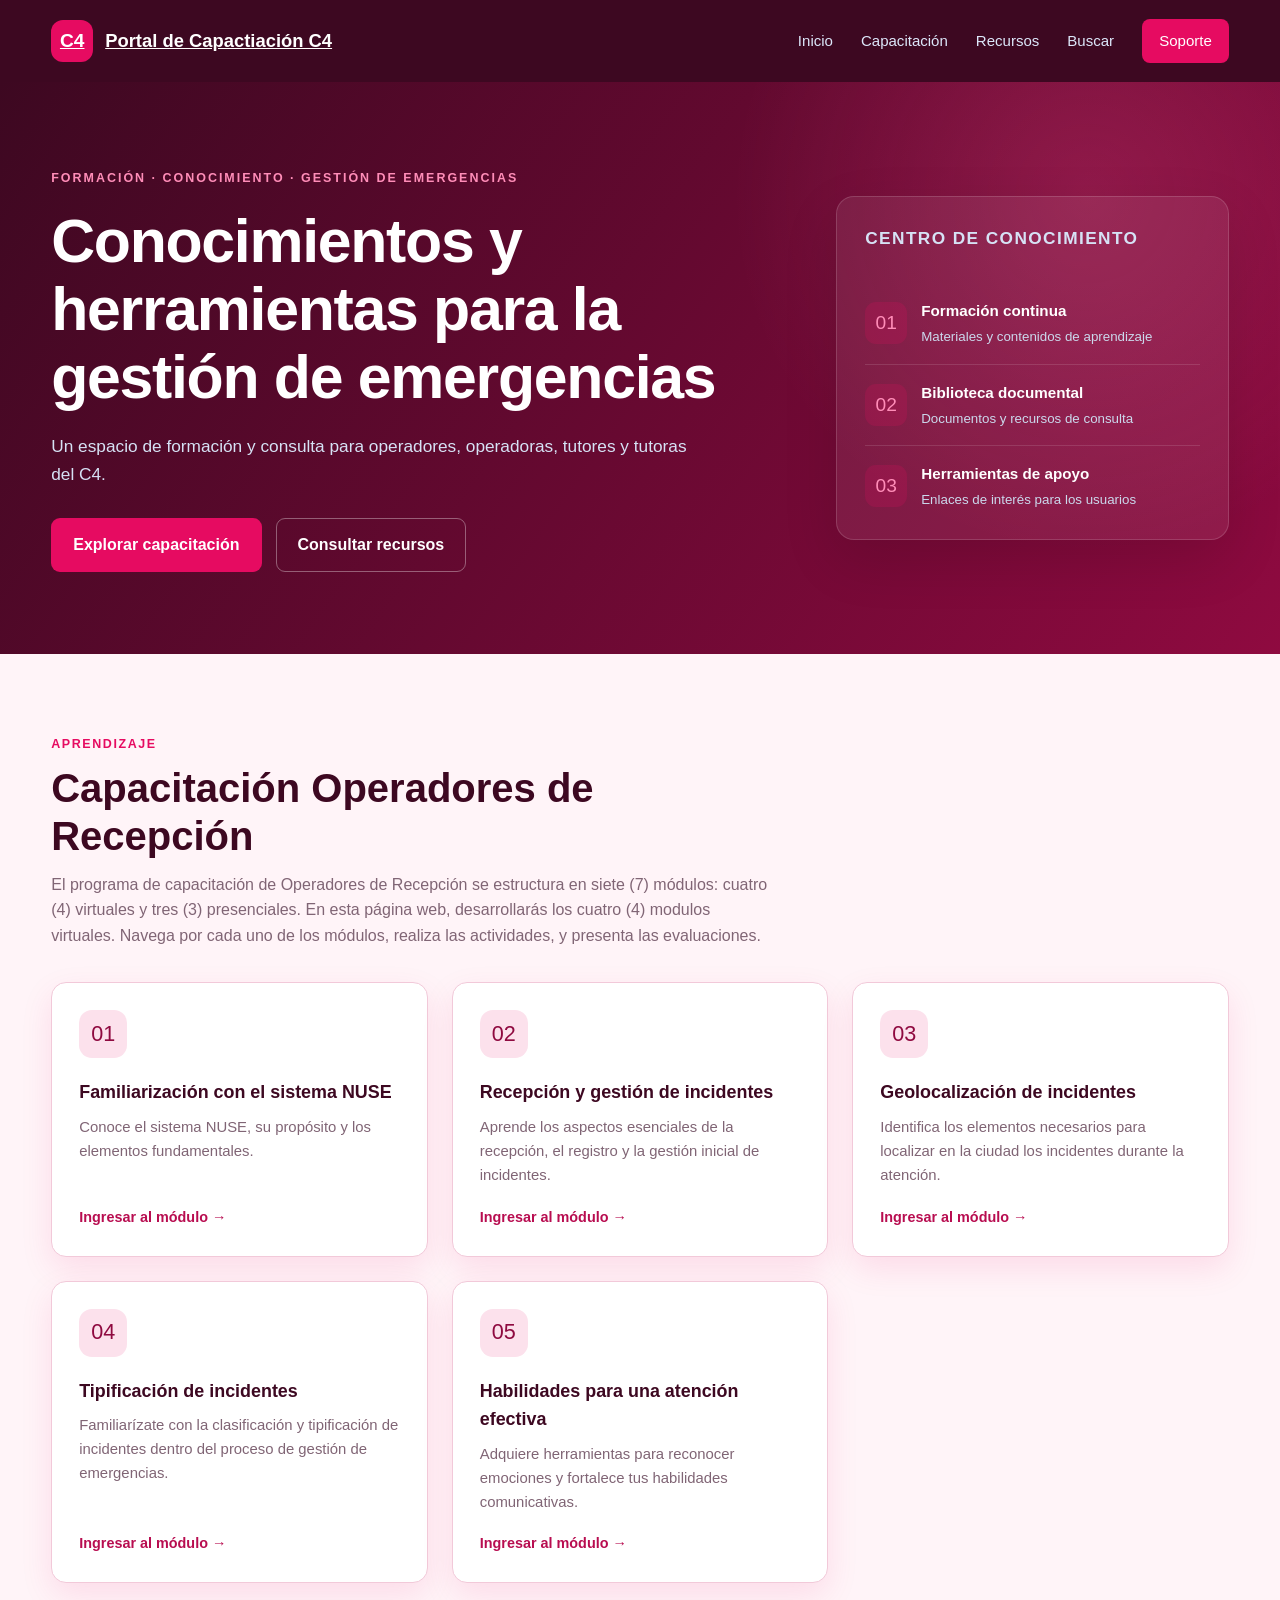
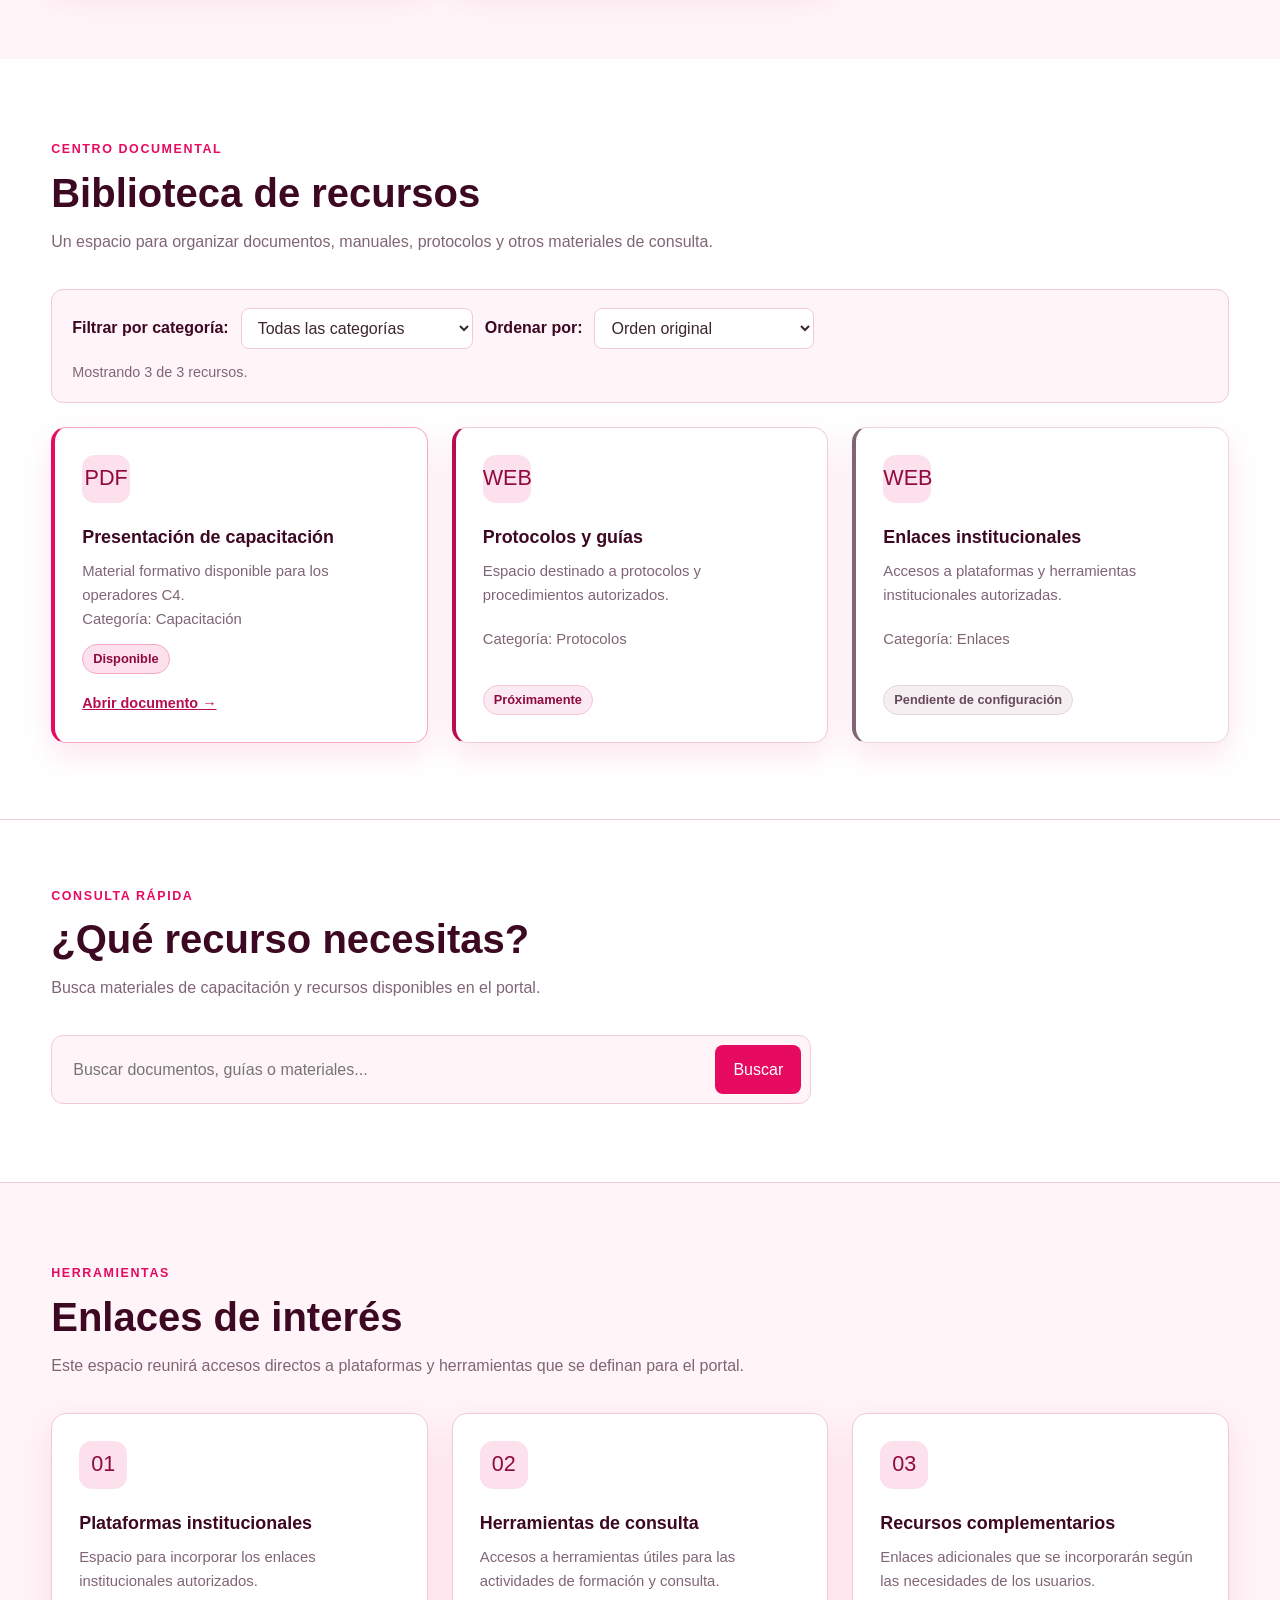
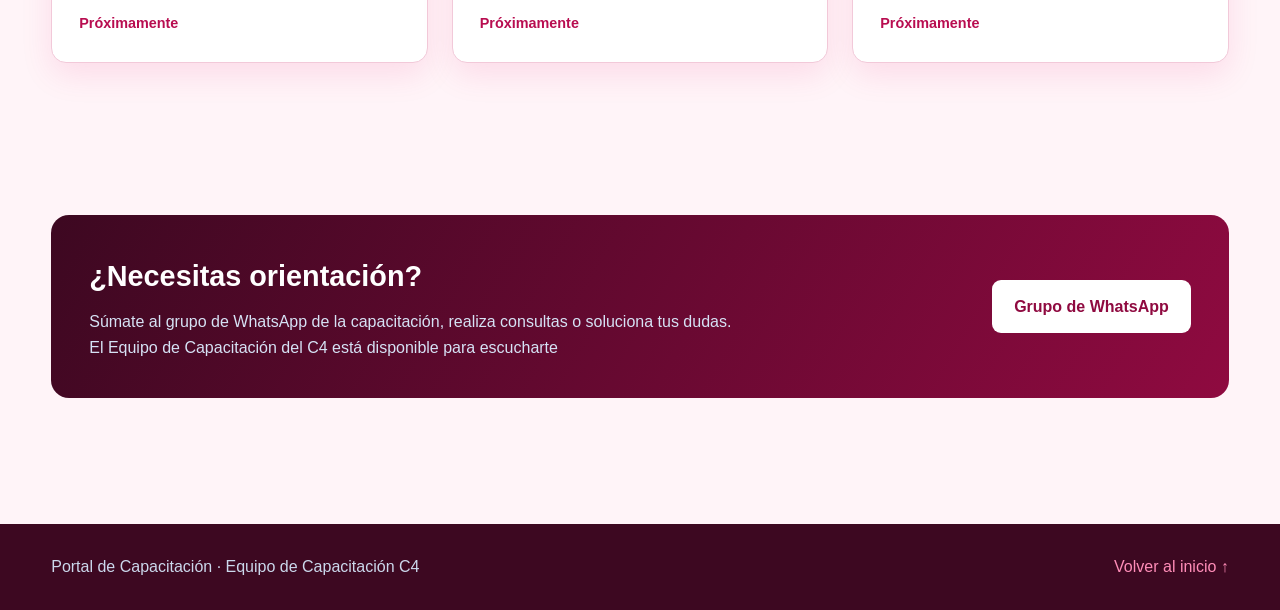
<file: index.html>
<!DOCTYPE html>
<html lang="es">

<head>
    <link rel="icon" type="image/png" href="/operadoresC4/assets/img/logo.png">
    <meta charset="UTF-8">
    <meta name="viewport" content="width=device-width, initial-scale=1.0">
    <meta name="description" content="Portal de capacitación y recursos para operadores, operadores, tutores y tutoras del C4.">
    <meta name="theme-color" content="#071A3D">

    <title>Portal de Capacitación | Operador de Recepción C4</title>

    <link rel="stylesheet" href="assets/css/style.css">
</head>

<body>

    <!-- ENCABEZADO -->
    <header>
        <div class="navbar">

            <a class="logo" href="#inicio" aria-label="Ir al inicio">
                <span class="logo-mark" aria-hidden="true">C4</span>
                <span>Portal de Capactiación C4</span>
            </a>

            <nav class="nav-links" aria-label="Navegación principal">
                <a href="#inicio">Inicio</a>
                <a href="#formacion">Capacitación</a>
                <a href="#recursos">Recursos</a>
                <a href="#busqueda">Buscar</a>
                <a class="nav-cta" href="#contacto">Soporte</a>
            </nav>

        </div>
    </header>

    <main>

        <!-- PRESENTACIÓN PRINCIPAL -->
        <section id="inicio" class="hero">

            <div class="hero-inner">

                <div class="hero-content">

                    <span class="eyebrow">
                        FORMACIÓN · CONOCIMIENTO · GESTIÓN DE EMERGENCIAS
                    </span>

                    <h1>
                        Conocimientos y herramientas para
                        la gestión de emergencias
                    </h1>

                    <p>
                        Un espacio de formación y consulta para operadores, 
                        operadoras, tutores y tutoras del C4.
                    </p>

                    <div class="hero-actions">

                        <a class="btn" href="#formacion">
                            Explorar capacitación
                        </a>

                        <a class="btn btn-outline" href="#recursos">
                            Consultar recursos
                        </a>

                    </div>

                </div>

                <aside class="hero-panel" aria-label="Accesos destacados">

                    <p class="panel-label">Centro de conocimiento</p>

                    <div class="panel-item">
                        <span class="panel-icon" aria-hidden="true">01</span>
                        <div>
                            <strong>Formación continua</strong>
                            <small>Materiales y contenidos de aprendizaje</small>
                        </div>
                    </div>

                    <div class="panel-item">
                        <span class="panel-icon" aria-hidden="true">02</span>
                        <div>
                            <strong>Biblioteca documental</strong>
                            <small>Documentos y recursos de consulta</small>
                        </div>
                    </div>

                    <div class="panel-item">
                        <span class="panel-icon" aria-hidden="true">03</span>
                        <div>
                            <strong>Herramientas de apoyo</strong>
                            <small>Enlaces de interés para los usuarios</small>
                        </div>
                    </div>

                </aside>

            </div>

        </section>

        <!-- FORMACIÓN Y CAPACITACIÓN -->
        <section id="formacion" class="section">

            <div class="container">

                <div class="section-heading">

                    <span class="section-kicker">APRENDIZAJE</span>

                    <h2>Capacitación Operadores de Recepción</h2>

                    <p>
                        El programa de capacitación de Operadores de Recepción se estructura en siete (7) módulos: 
                        cuatro (4) virtuales y tres (3) presenciales.
                        En esta página web, desarrollarás los cuatro (4) modulos virtuales. 
                        Navega por cada uno de los módulos, realiza las actividades, y presenta las evaluaciones.
                    </p>

                </div>

                
            <div class="resource-grid">
            
                <a class="resource-card" href="modulos/familiarizacion-nuse.html">
                    <span class="resource-icon" aria-hidden="true">01</span>
            
                    <h3>Familiarización con el sistema NUSE</h3>
            
                    <p>
                        Conoce el sistema NUSE, su propósito y los elementos
                        fundamentales.
                    </p>
            
                    <span class="card-link">Ingresar al módulo →</span>
                </a>
            
                <a class="resource-card" href="modulos/recepcion-gestion-incidentes.html">
                    <span class="resource-icon" aria-hidden="true">02</span>
            
                    <h3>Recepción y gestión de incidentes</h3>
            
                    <p>
                        Aprende los aspectos esenciales de la recepción,
                        el registro y la gestión inicial de incidentes.
                    </p>
            
                    <span class="card-link"> Ingresar al módulo →</span>
                </a>
            
                <a class="resource-card" href="modulos/geolocalizacion-incidentes.html">
                    <span class="resource-icon" aria-hidden="true">03</span>
            
                    <h3>Geolocalización de incidentes</h3>
            
                    <p>
                        Identifica los elementos necesarios para localizar
                        en la ciudad los incidentes durante la atención.
                    </p>
            
                    <span class="card-link"> Ingresar al módulo →</span>
                </a>
            
                <a class="resource-card" href="modulos/tipificacion-incidentes.html">
                    <span class="resource-icon" aria-hidden="true">04</span>
            
                    <h3>Tipificación de incidentes</h3>
            
                    <p>
                        Familiarízate con la clasificación y tipificación
                        de incidentes dentro del proceso de gestión de emergencias.
                    </p>
            
                    <span class="card-link">Ingresar al módulo →</span>
                </a>
                
                <a class="resource-card" href="modulos/familiarizacion-psicosocial.html">
                    <span class="resource-icon" aria-hidden="true">05</span>
            
                    <h3>Habilidades para una atención efectiva</h3>
            
                    <p>
                        Adquiere herramientas para reconocer emociones y fortalece
                        tus habilidades comunicativas.
                    </p>
            
                    <span class="card-link">Ingresar al módulo →</span>
                </a>
            </div>

            </div>

        </section>

        <!-- BIBLIOTECA DE RECURSOS -->
        <section id="recursos" class="section" style="background: #FFFFFF;">

            <div class="container">

                <div class="section-heading">

                    <span class="section-kicker">CENTRO DOCUMENTAL</span>

                    <h2>Biblioteca de recursos</h2>

                    <p>
                        Un espacio para organizar documentos, manuales,
                        protocolos y otros materiales de consulta.
                    </p>

                </div>

            <div class="library-filters">
                <label for="filtroCategoria">Filtrar por categoría:</label>
            
                <select id="filtroCategoria" name="categoria">
                    <option value="todas">Todas las categorías</option>
                    <option value="Capacitación">Capacitación</option>
                    <option value="Protocolos">Protocolos</option>
                    <option value="Enlaces">Enlaces institucionales</option>
                </select>
                
                <label for="ordenRecursos">Ordenar por:</label>
                <select id="ordenRecursos" name="orden">
                    <option value="original">Orden original</option>
                    <option value="nombre">Nombre (A–Z)</option>
                    <option value="disponibilidad">Disponibilidad</option>
                </select>

                <p id="resultadoFiltro" aria-live="polite">
                    Mostrando todos los recursos.
                </p>
            </div>
   
            <div
                id="bibliotecaRecursos"
                class="resource-grid"
                aria-live="polite"
            >
                <article class="resource-card">
                    <span class="resource-icon" aria-hidden="true">PDF</span>
            
                    <h3>Materiales de la capacitación</h3>
            
                    <p>
                        Consulta el material formativo disponible
                        para Operador de Recepción.
                    </p>
            
                    <a
                        class="card-link"
                        href="assets/documentos/Presentaci%C3%B3n_1.pdf"
                        target="_blank"
                        rel="noopener noreferrer"
                    >
                        Abrir documento →
                    </a>
                </article>
            
                <article class="resource-card">
                    <span class="resource-icon" aria-hidden="true">GUIA</span>
            
                    <h3>Protocolos y guías</h3>
            
                    <p>
                        Espacio destinado a protocolos y procedimientos
                        autorizados.
                    </p>
            
                    <span class="card-link">Próximamente</span>
                </article>
            
                <article class="resource-card">
                    <span class="resource-icon" aria-hidden="true">WEB</span>
            
                    <h3>Enlaces institucionales</h3>
            
                    <p>
                        Accesos a plataformas y herramientas
                        de ayuda.
                    </p>
            
                    <span class="card-link">Pendientes de configuración</span>
                </article>
            </div>
            </div>

        </section>

        <!-- BUSCADOR -->
        <section id="busqueda" class="search-section">

            <div class="container">

                <div class="section-heading">

                    <span class="section-kicker">CONSULTA RÁPIDA</span>

                    <h2>¿Qué recurso necesitas?</h2>

                    <p>
                        Busca materiales de capacitación y recursos
                        disponibles en el portal.
                    </p>

                </div>

                <form
                    class="search-box"
                    id="searchForm"
                    role="search"
                >

                    <label
                        for="searchInput"
                        style="position:absolute; width:1px; height:1px; overflow:hidden; clip-path:inset(50%);"
                    >
                        Buscar recursos
                    </label>

                    <input
                        type="search"
                        id="searchInput"
                        name="q"
                        placeholder="Buscar documentos, guías o materiales..."
                    >

                    <button type="submit">Buscar</button>

                </form>

                <div
                    id="searchResults"
                    class="search-results"
                    aria-live="polite"
                ></div>

            </div>

        </section>

        <!-- ENLACES DE INTERÉS -->
        <section id="enlaces" class="section">

            <div class="container">

                <div class="section-heading">

                    <span class="section-kicker">HERRAMIENTAS</span>

                    <h2>Enlaces de interés</h2>

                    <p>
                        Este espacio reunirá accesos directos a plataformas
                        y herramientas que se definan para el portal.
                    </p>

                </div>

                <div class="resource-grid">

                    <article class="resource-card">

                        <span class="resource-icon" aria-hidden="true">01</span>

                        <h3>Plataformas institucionales</h3>

                        <p>
                            Espacio para incorporar los enlaces institucionales
                            autorizados.
                        </p>

                        <span class="card-link">Próximamente</span>

                    </article>

                    <article class="resource-card">

                        <span class="resource-icon" aria-hidden="true">02</span>

                        <h3>Herramientas de consulta</h3>

                        <p>
                            Accesos a herramientas útiles para las actividades
                            de formación y consulta.
                        </p>

                        <span class="card-link">Próximamente</span>

                    </article>

                    <article class="resource-card">

                        <span class="resource-icon" aria-hidden="true">03</span>

                        <h3>Recursos complementarios</h3>

                        <p>
                            Enlaces adicionales que se incorporarán según
                            las necesidades de los usuarios.
                        </p>

                        <span class="card-link">Próximamente</span>

                    </article>

                </div>

            </div>

        </section>

        <!-- CONTACTO Y SOPORTE -->
        <section id="contacto" class="section">

            <div class="container">

                <div class="contact-box">

                    <div>

                        <h2>¿Necesitas orientación?</h2>

                        <p>
                            Súmate al grupo de WhatsApp de la capacitación, realiza consultas o
                            soluciona tus dudas. El Equipo de Capacitación del C4 está disponible
                            para escucharte
                        </p>

                    </div>

                    <a
                        class="btn"
                        href="https://chat.whatsapp.com/EVJn0rxJquo6xdqb8U2rnk?s=cl&p=i&mlu=4&ilr=4"
                        target="_blank"
                        rel="noopener noreferrer"
                    >
                        Grupo de WhatsApp 
                    </a>

                </div>

            </div>

        </section>

    </main>

    <!-- PIE DE PÁGINA -->
    <footer class="footer">

        <div class="footer-inner">

            <p>
                Portal de Capacitación · Equipo de Capacitación C4
            </p>

            <a href="#inicio">Volver al inicio ↑</a>

        </div>

    </footer>

    <!-- FUNCIONALIDAD DEL BUSCADOR -->
    <script src="assets/js/script.js"></script>

</body>
</html>
</file>
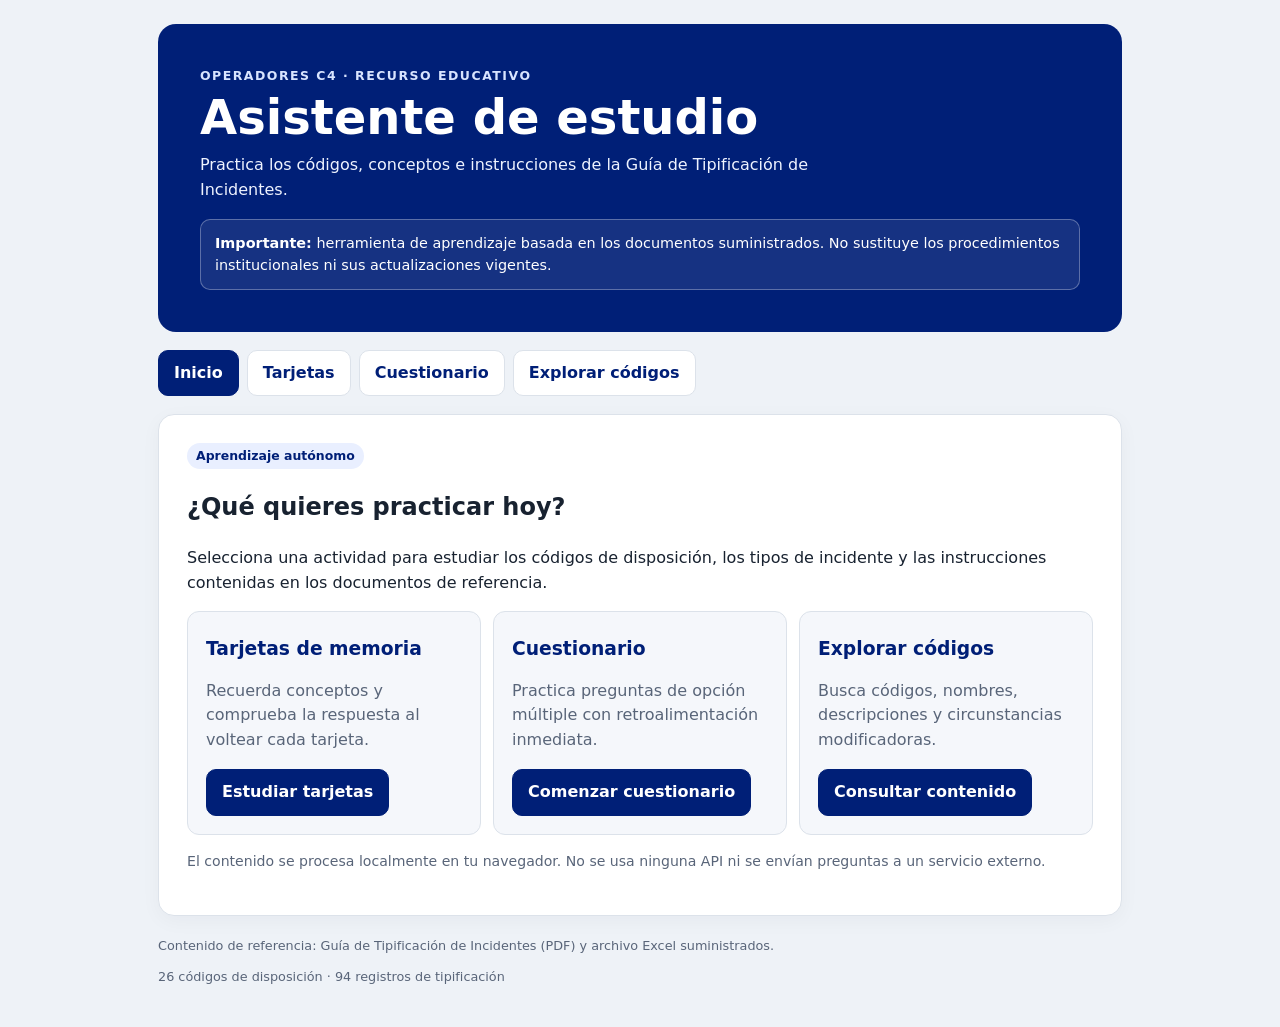
<file: asistente-estudio/index.html>
<!doctype html>
<html lang="es">
<head>
  <meta charset="utf-8"><meta name="viewport" content="width=device-width, initial-scale=1">
  <meta name="description" content="Asistente educativo gratuito para estudiar la Guía de Tipificación de Incidentes del C4.">
  <title>Asistente de estudio C4</title>
  <link rel="stylesheet" href="assets/css/asistente.css">
</head>
<body>
  <main class="app">
    <header class="hero">
      <div class="eyebrow">OPERADORES C4 · RECURSO EDUCATIVO</div>
      <h1>Asistente de estudio</h1>
      <p>Practica los códigos, conceptos e instrucciones de la Guía de Tipificación de Incidentes.</p>
      <div class="notice"><strong>Importante:</strong> herramienta de aprendizaje basada en los documentos suministrados. No sustituye los procedimientos institucionales ni sus actualizaciones vigentes.</div>
    </header>
    <nav class="tabs" aria-label="Actividades de estudio">
      <button class="tab active" data-view="inicio">Inicio</button>
      <button class="tab" data-view="tarjetas">Tarjetas</button>
      <button class="tab" data-view="quiz">Cuestionario</button>
      <button class="tab" data-view="explorar">Explorar códigos</button>
    </nav>
    <section id="view" aria-live="polite"><p class="loading">Cargando contenido de estudio…</p></section>
    <footer><span>Contenido de referencia: Guía de Tipificación de Incidentes (PDF) y archivo Excel suministrados.</span><span id="progress"></span></footer>
  </main>
  <script src="assets/js/asistente.js" defer></script>
</body>
</html>
</file>
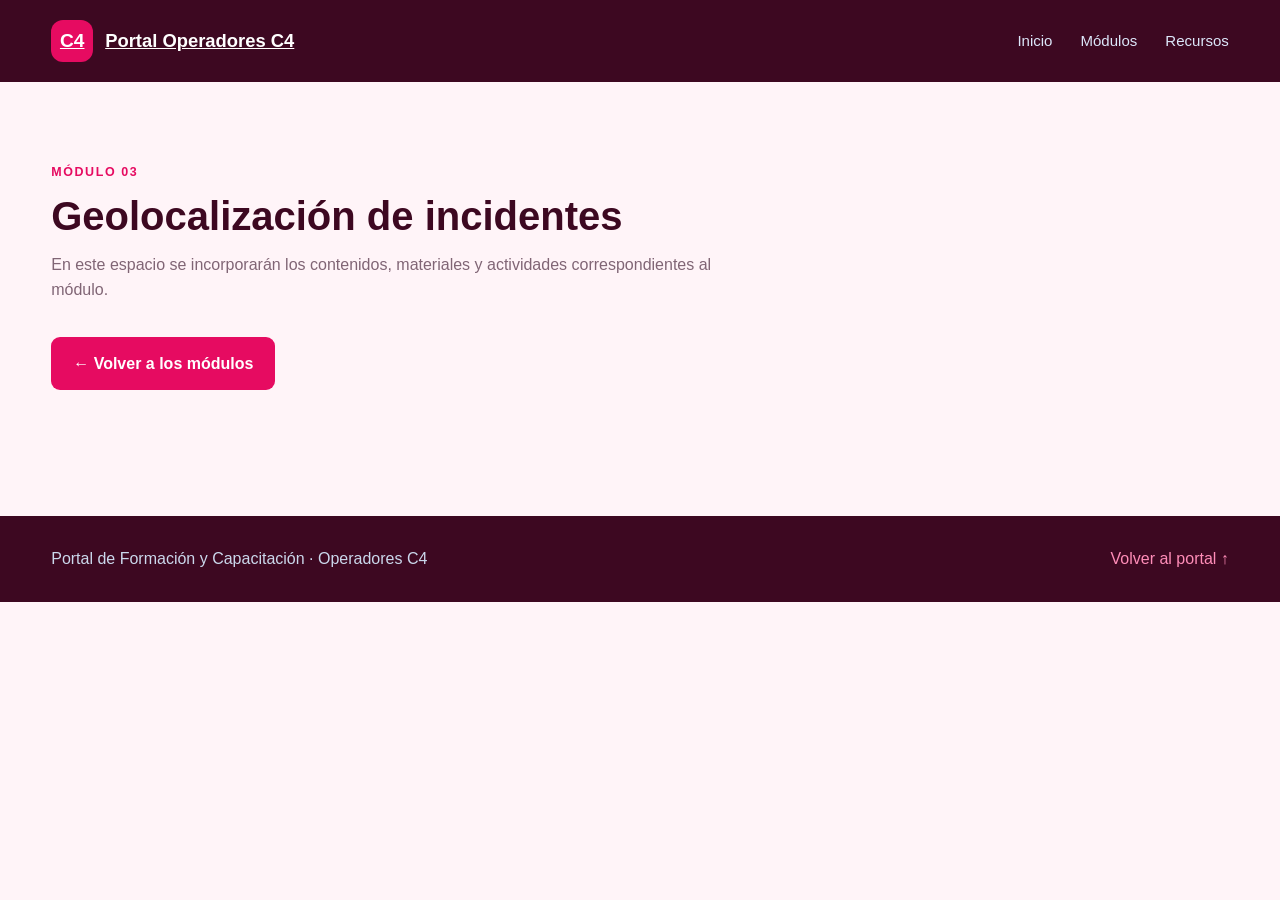
<file: geolocalizacion-incidentes.html>
<!DOCTYPE html>
<html lang="es">
<head>
    <meta charset="UTF-8">
    <meta name="viewport" content="width=device-width, initial-scale=1.0">
    <meta name="theme-color" content="#E60B61">
    <meta name="description" content="Módulo de geolocalización de incidentes para operadores C4.">

    <title>Geolocalización de incidentes | Portal C4</title>

    <link rel="stylesheet" href="../assets/css/style.css">
</head>
<body>

    <header>
        <div class="navbar">
            <a class="logo" href="../index.html" aria-label="Volver al Portal C4">
                <span class="logo-mark" aria-hidden="true">C4</span>
                <span>Portal Operadores C4</span>
            </a>

            <nav class="nav-links" aria-label="Navegación principal">
                <a href="../index.html">Inicio</a>
                <a href="../index.html#formacion">Módulos</a>
                <a href="../index.html#recursos">Recursos</a>
            </nav>
        </div>
    </header>

    <main>
        <section class="section">
            <div class="container">
                <div class="section-heading">
                    <span class="section-kicker">MÓDULO 03</span>
                    <h2>Geolocalización de incidentes</h2>
                    <p>
                        En este espacio se incorporarán los contenidos,
                        materiales y actividades correspondientes al módulo.
                    </p>
                </div>

                <a class="btn" href="../index.html#formacion">
                    ← Volver a los módulos
                </a>
            </div>
        </section>
    </main>

    <footer class="footer">
        <div class="footer-inner">
            <p>Portal de Formación y Capacitación · Operadores C4</p>
            <a href="../index.html">Volver al portal ↑</a>
        </div>
    </footer>

</body>
</html>
</file>
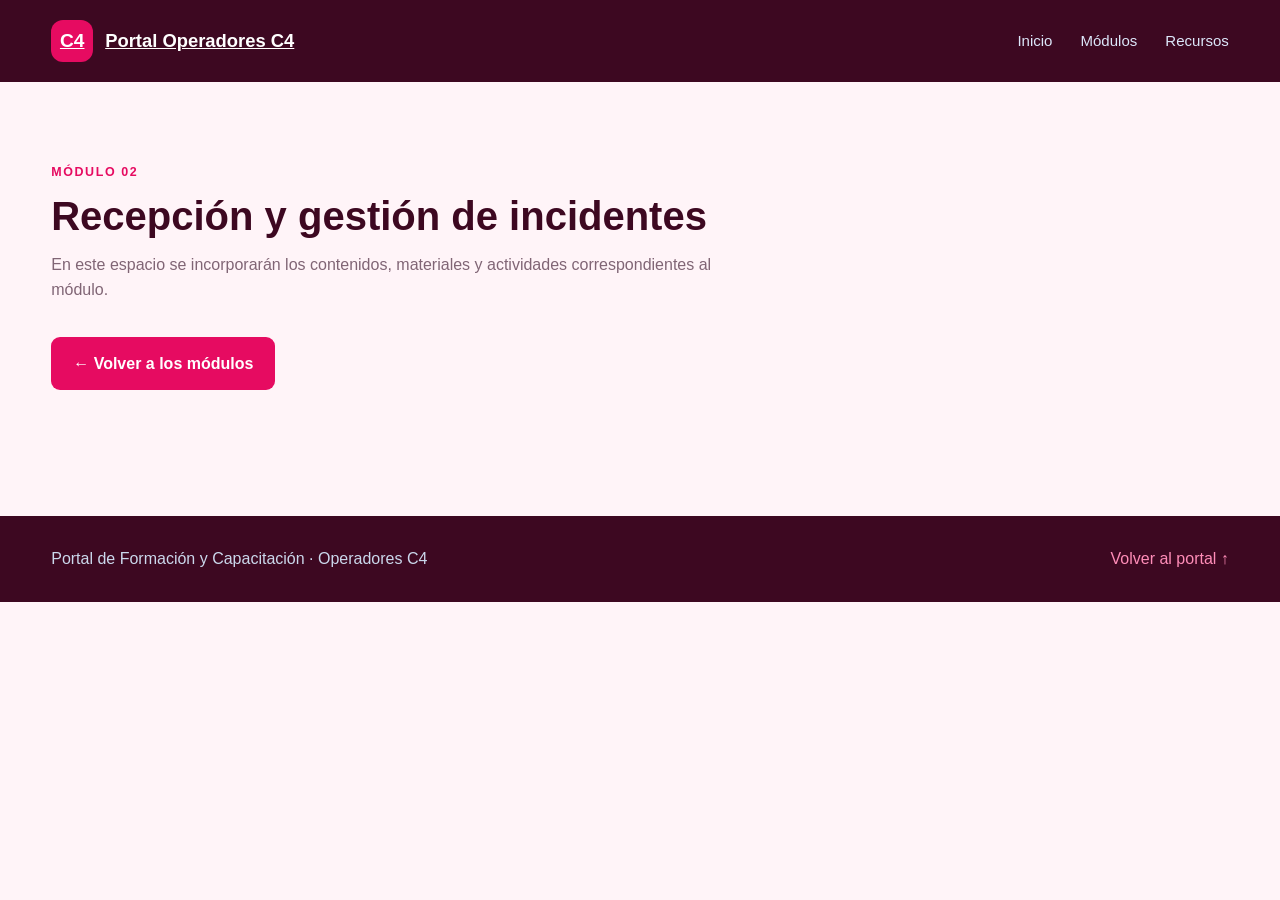
<file: recepcion-gestion-incidentes.html>
<!DOCTYPE html>
<html lang="es">
<head>
    <meta charset="UTF-8">
    <meta name="viewport" content="width=device-width, initial-scale=1.0">
    <meta name="theme-color" content="#E60B61">
    <meta name="description" content="Módulo de recepción y gestión de incidentes para operadores C4.">

    <title>Recepción y gestión de incidentes | Portal C4</title>

    <link rel="stylesheet" href="../assets/css/style.css">
</head>
<body>

    <header>
        <div class="navbar">
            <a class="logo" href="../index.html" aria-label="Volver al Portal C4">
                <span class="logo-mark" aria-hidden="true">C4</span>
                <span>Portal Operadores C4</span>
            </a>

            <nav class="nav-links" aria-label="Navegación principal">
                <a href="../index.html">Inicio</a>
                <a href="../index.html#formacion">Módulos</a>
                <a href="../index.html#recursos">Recursos</a>
            </nav>
        </div>
    </header>

    <main>
        <section class="section">
            <div class="container">
                <div class="section-heading">
                    <span class="section-kicker">MÓDULO 02</span>
                    <h2>Recepción y gestión de incidentes</h2>
                    <p>
                        En este espacio se incorporarán los contenidos,
                        materiales y actividades correspondientes al módulo.
                    </p>
                </div>

                <a class="btn" href="../index.html#formacion">
                    ← Volver a los módulos
                </a>
            </div>
        </section>
    </main>

    <footer class="footer">
        <div class="footer-inner">
            <p>Portal de Formación y Capacitación · Operadores C4</p>
            <a href="../index.html">Volver al portal ↑</a>
        </div>
    </footer>

</body>
</html>
</file>
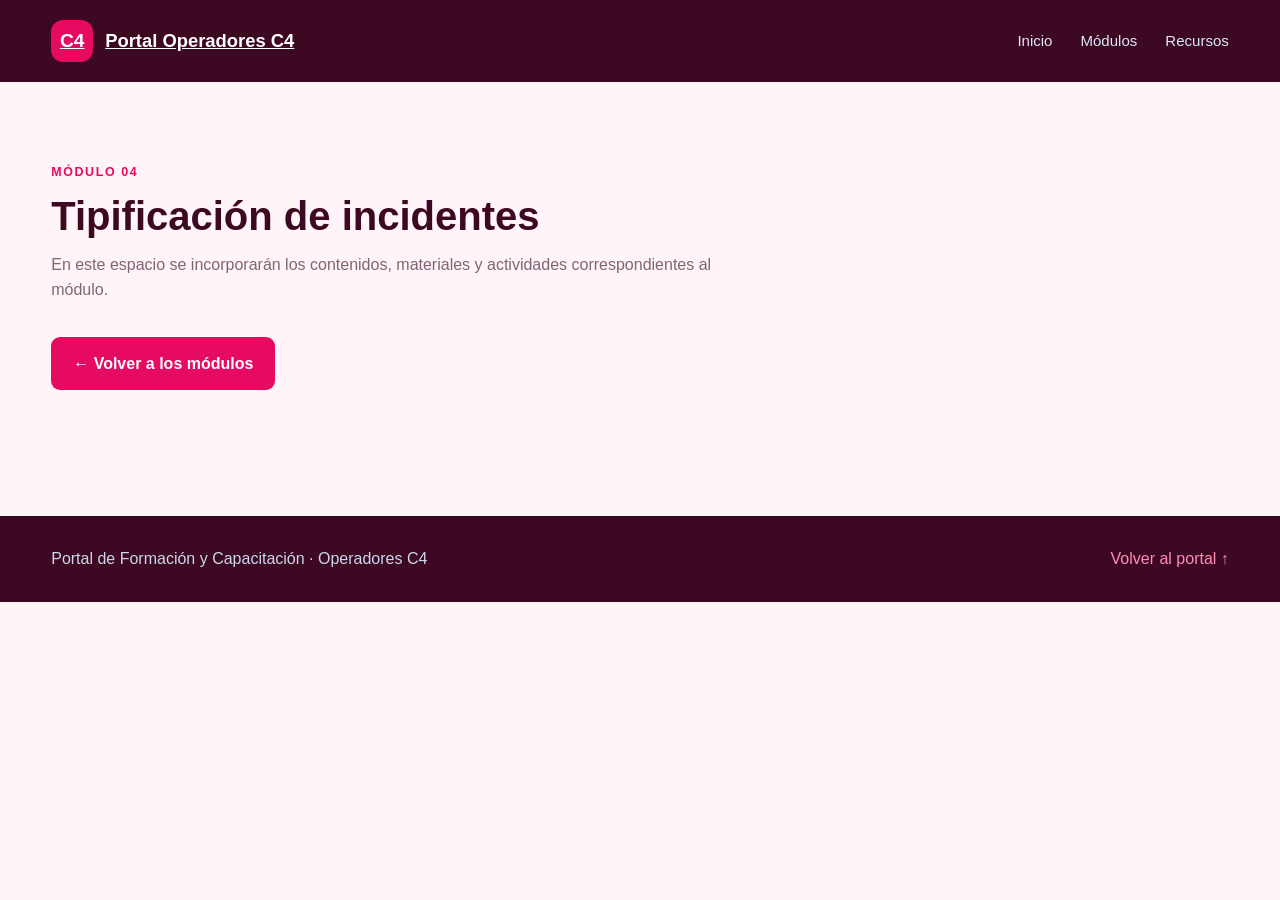
<file: tipificacion-incidentes.html>
<!DOCTYPE html>
<html lang="es">
<head>
    <meta charset="UTF-8">
    <meta name="viewport" content="width=device-width, initial-scale=1.0">
    <meta name="theme-color" content="#E60B61">
    <meta name="description" content="Módulo de tipificación de incidentes para operadores C4.">

    <title>Tipificación de incidentes | Portal C4</title>

    <link rel="stylesheet" href="../assets/css/style.css">
</head>
<body>

    <header>
        <div class="navbar">
            <a class="logo" href="../index.html" aria-label="Volver al Portal C4">
                <span class="logo-mark" aria-hidden="true">C4</span>
                <span>Portal Operadores C4</span>
            </a>

            <nav class="nav-links" aria-label="Navegación principal">
                <a href="../index.html">Inicio</a>
                <a href="../index.html#formacion">Módulos</a>
                <a href="../index.html#recursos">Recursos</a>
            </nav>
        </div>
    </header>

    <main>
        <section class="section">
            <div class="container">
                <div class="section-heading">
                    <span class="section-kicker">MÓDULO 04</span>
                    <h2>Tipificación de incidentes</h2>
                    <p>
                        En este espacio se incorporarán los contenidos,
                        materiales y actividades correspondientes al módulo.
                    </p>
                </div>

                <a class="btn" href="../index.html#formacion">
                    ← Volver a los módulos
                </a>
            </div>
        </section>
    </main>

    <footer class="footer">
        <div class="footer-inner">
            <p>Portal de Formación y Capacitación · Operadores C4</p>
            <a href="../index.html">Volver al portal ↑</a>
        </div>
    </footer>

</body>
</html>
</file>
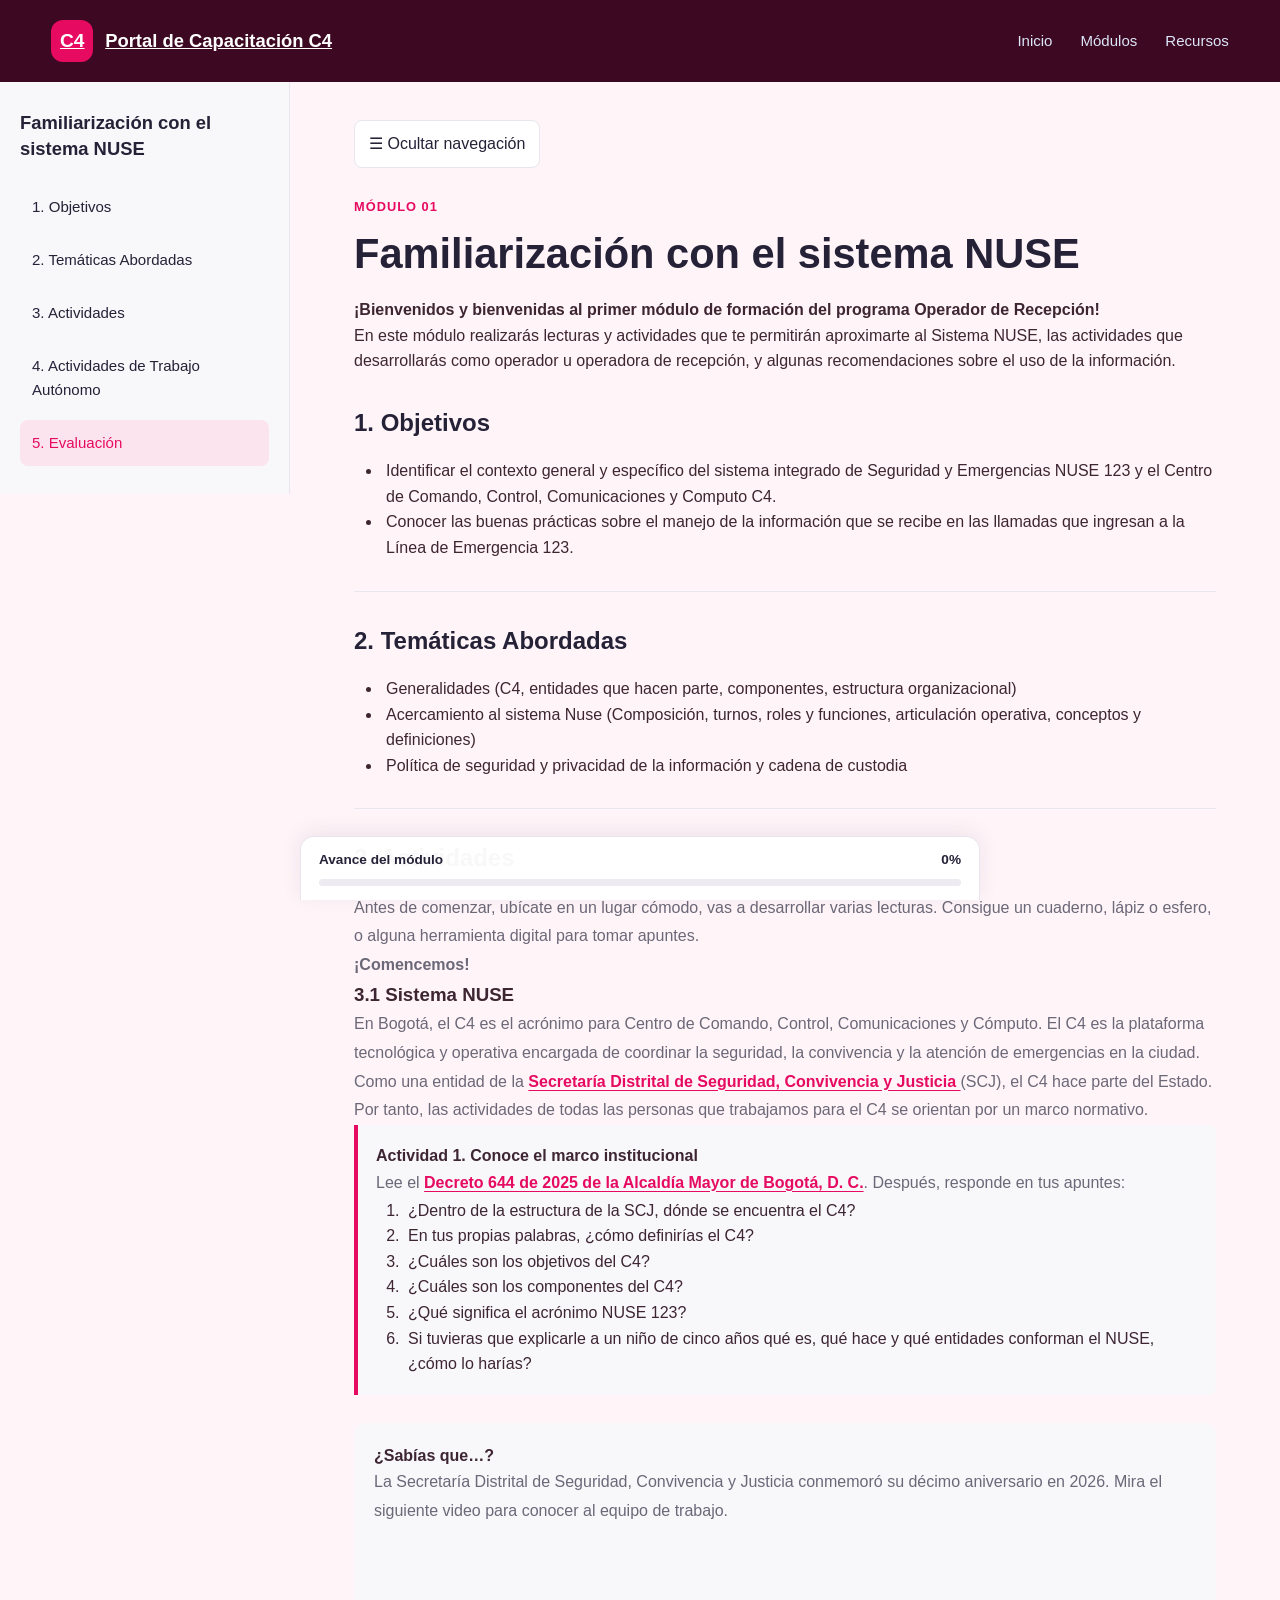
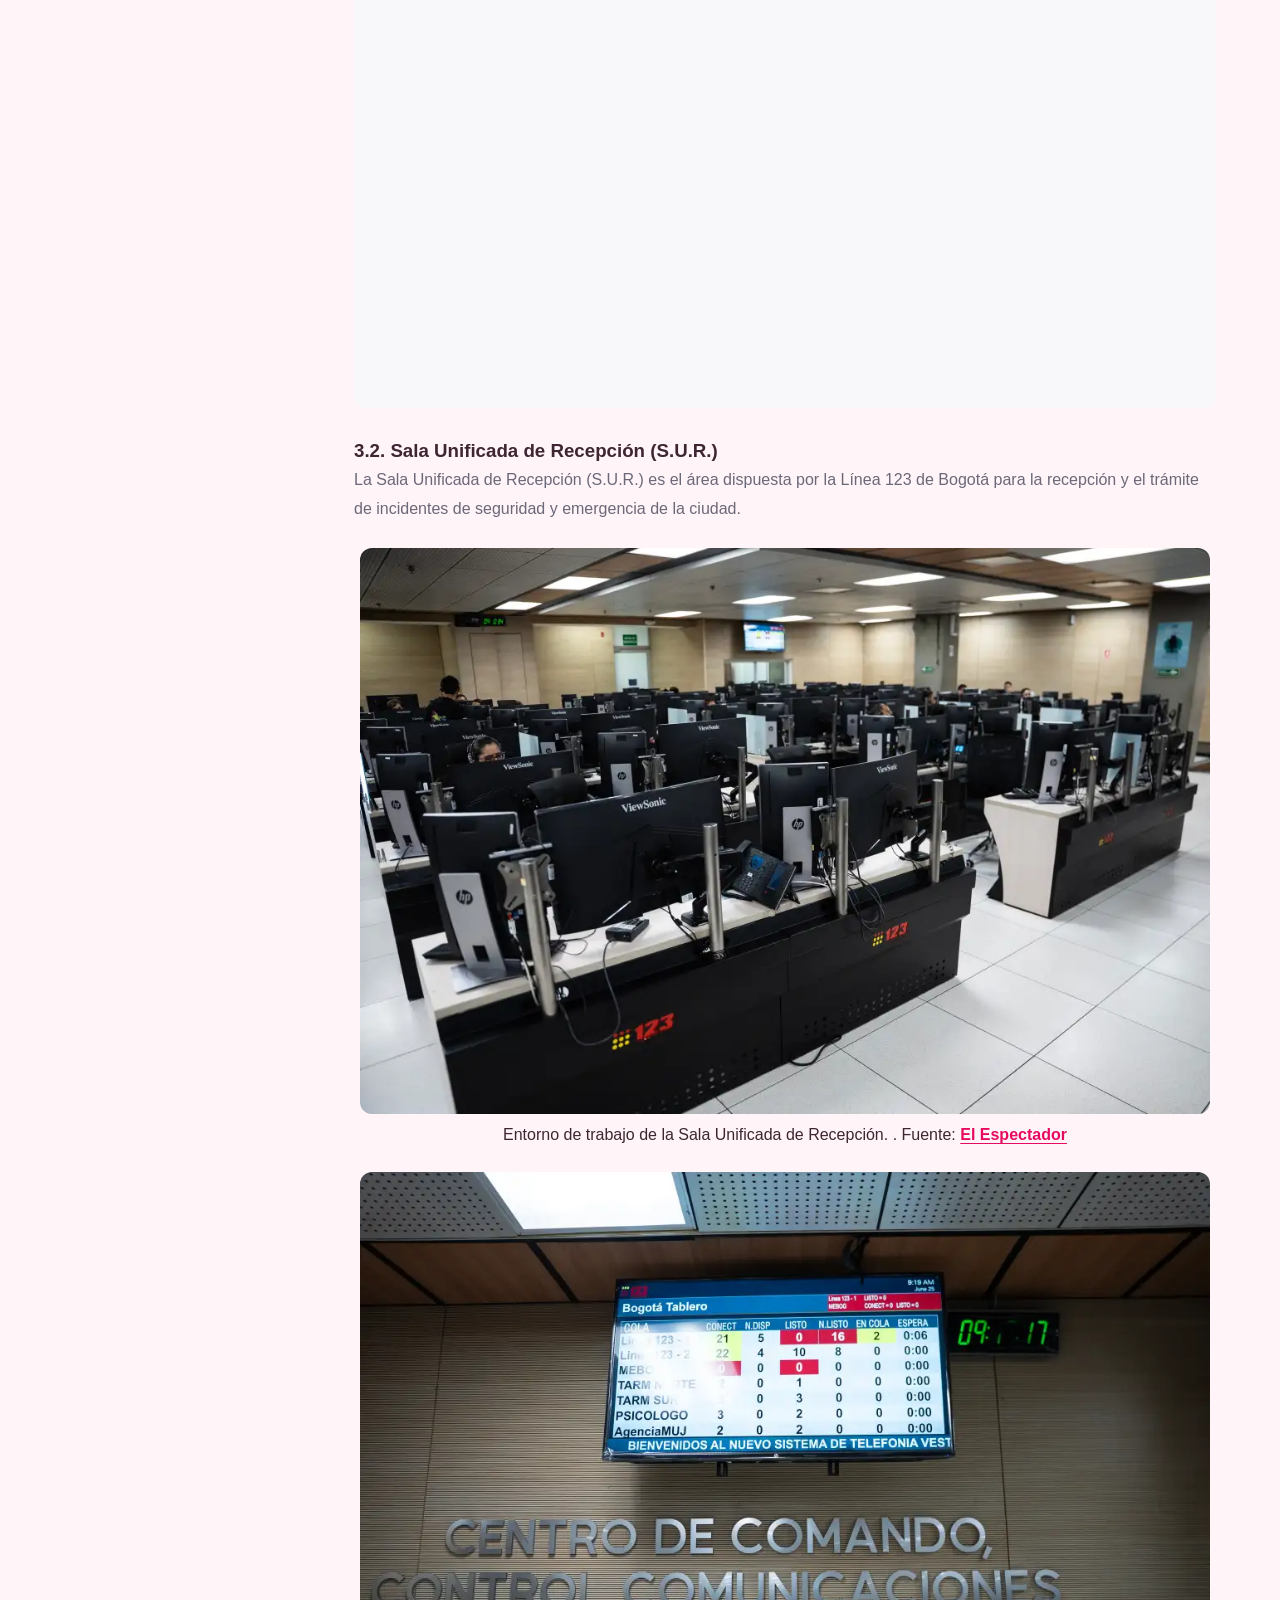
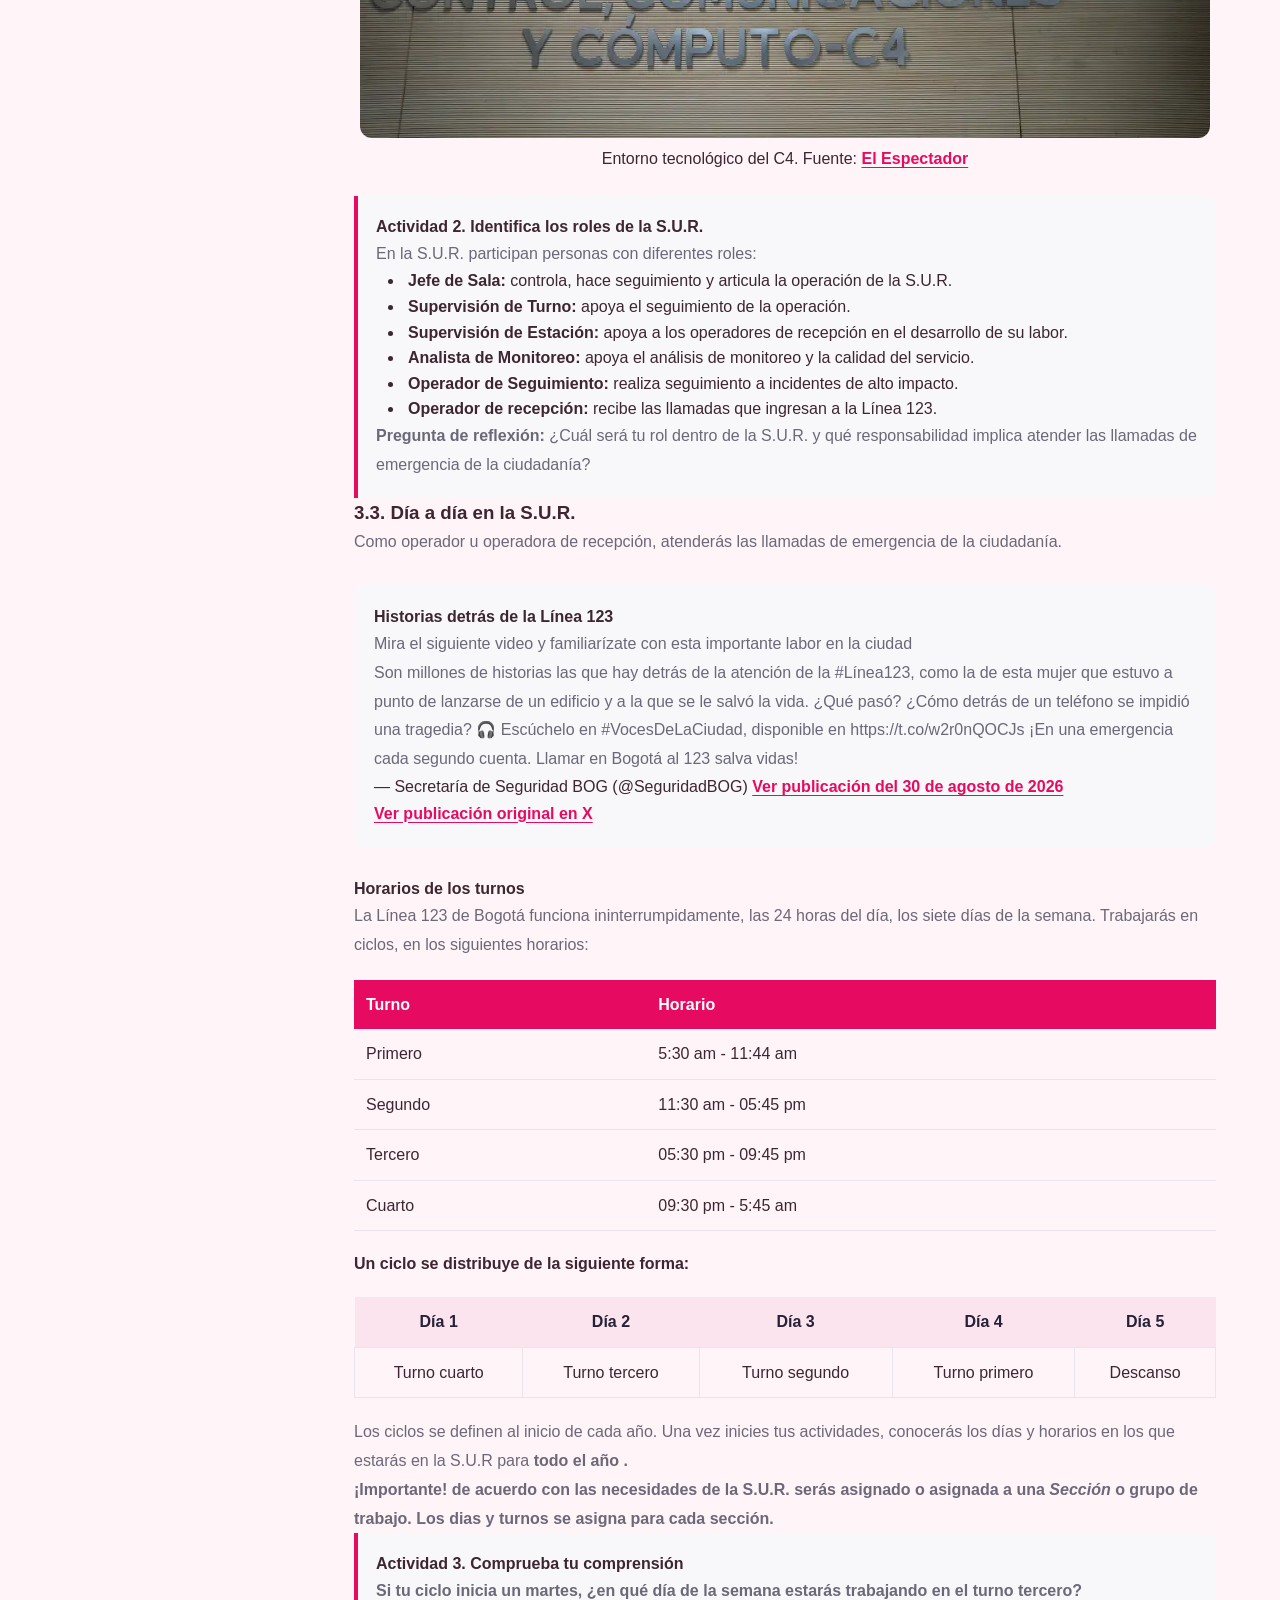
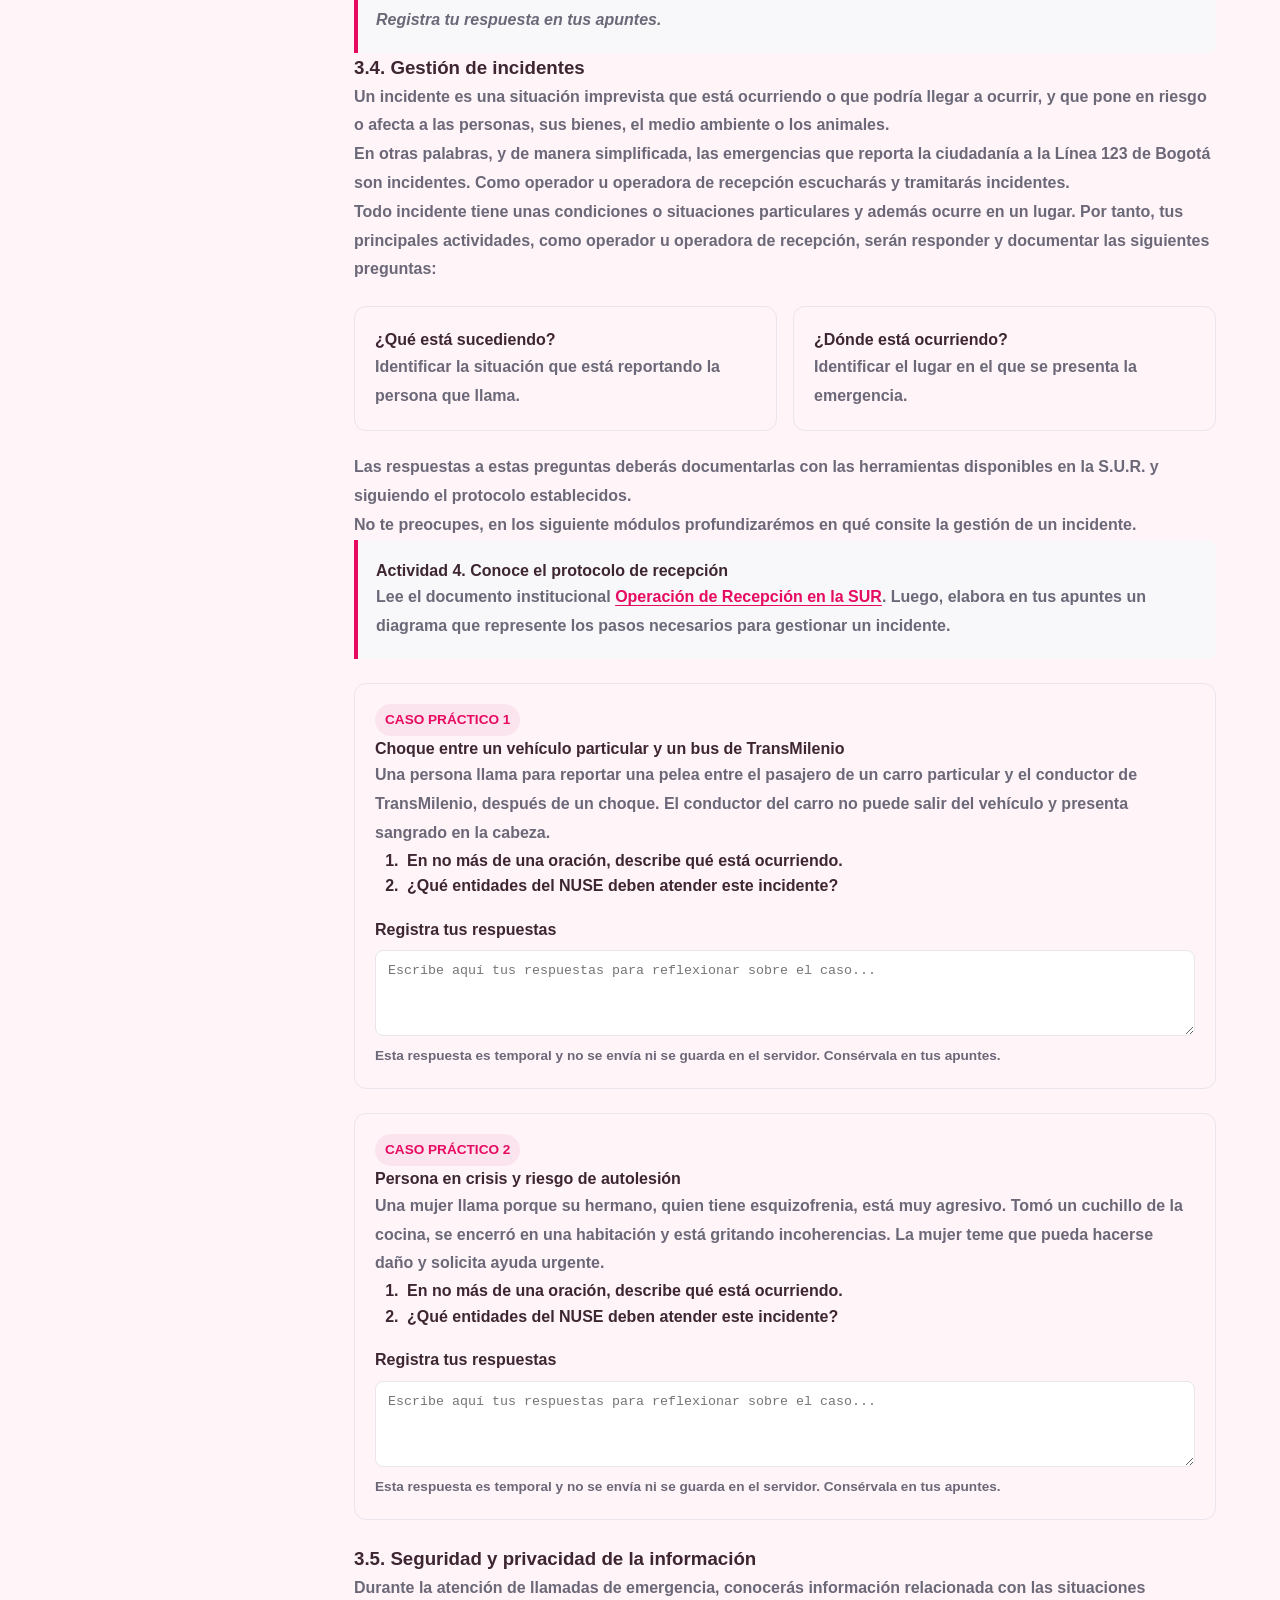
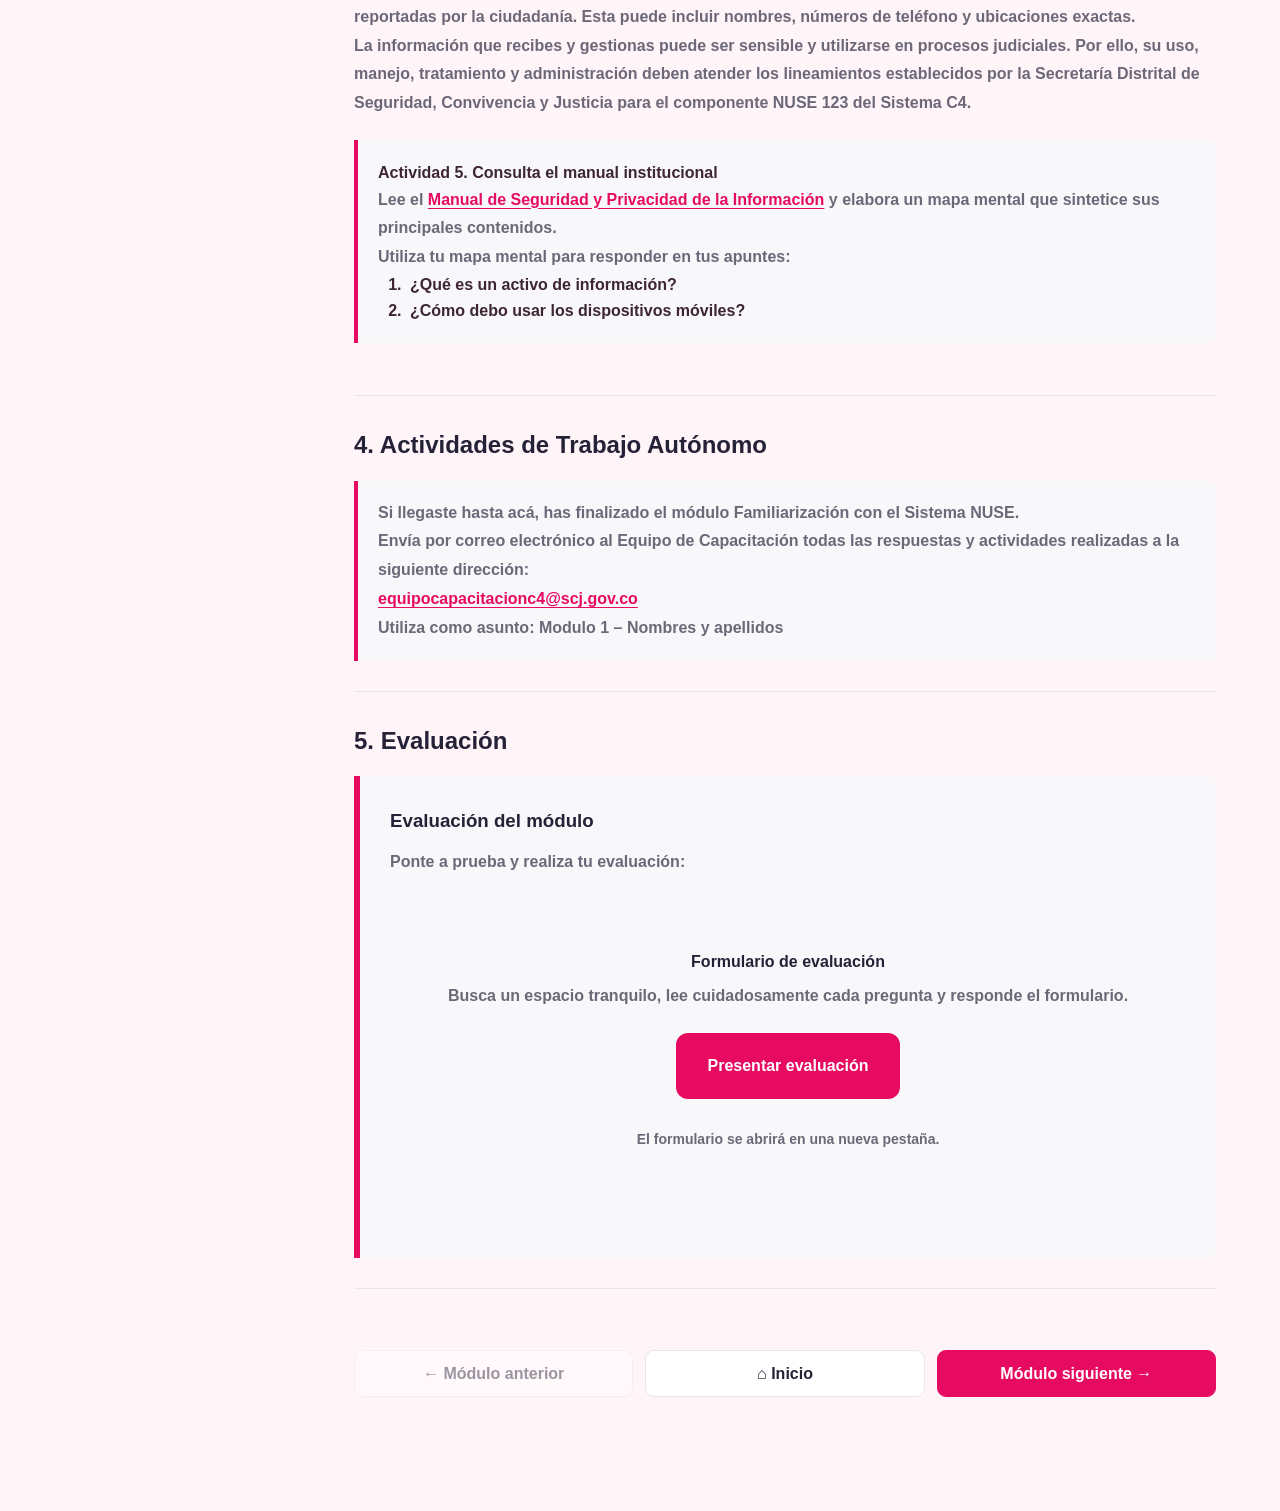
<file: modulos/familiarizacion-nuse.html>
<!DOCTYPE html>
<html lang="es">
<head>
    <link rel="icon" type="image/png" href="/operadoresC4/assets/img/logo.png">
    <meta charset="UTF-8">
    <meta name="viewport" content="width=device-width, initial-scale=1.0">
    <meta name="theme-color" content="#E60B61">
    <meta name="description" content="Módulo de familiarización con el sistema NUSE para operadores C4.">

    <title>Familiarización con el sistema NUSE | Portal C4</title>

    <link rel="stylesheet" href="../assets/css/style.css">

    <style>
        :root {
            --module-pink: #E60B61;
            --module-dark: #252238;
            --module-muted: #6B6878;
            --module-border: #E8E5ED;
            --module-background: #F8F7FA;
        }

        html {
            scroll-behavior: smooth;
            scroll-padding-top: 30px;
        }

        body {
            margin: 0;
            padding-bottom: 76px;
        }

        .module-layout {
            display: flex;
            min-height: calc(100vh - 140px);
        }
        
        .module-sidebar {
            width: 290px;
            flex-shrink: 0;
            align-self: flex-start;
            position: sticky;
            top: 16px;
            max-height: calc(100vh - 32px);
            overflow-y: auto;
            padding: 28px 20px;
            border-right: 1px solid var(--module-border);
            background: var(--module-background);
            transition: width .25s ease, padding .25s ease;
        }
        
        /* Adaptación para pantallas pequeñas */
        @media (max-width: 760px) {
            .module-layout {
                display: block;
            }
        
            .module-sidebar {
                position: relative;
                top: auto;
                width: 100%;
                max-height: none;
                overflow-y: visible;
                box-sizing: border-box;
                border-right: none;
                border-bottom: 1px solid var(--module-border);
            }
        }

        .module-sidebar h2 {
            font-size: 1.15rem;
            line-height: 1.4;
            margin: 0 0 22px;
            color: var(--module-dark);
        }

        .module-sidebar nav {
            display: grid;
            gap: 7px;
        }

        .module-sidebar nav a {
            display: block;
            padding: 11px 12px;
            border-radius: 8px;
            color: var(--module-dark);
            text-decoration: none;
            font-size: .94rem;
        }

        .module-sidebar nav a:hover,
        .module-sidebar nav a.active {
            background: #FCE4EF;
            color: var(--module-pink);
        }

        .module-main {
            min-width: 0;
            flex: 1;
            padding: 38px clamp(20px, 5vw, 72px);
        }

        .module-toolbar {
            display: flex;
            align-items: center;
            gap: 12px;
            margin-bottom: 25px;
        }

        .module-toggle {
            border: 1px solid var(--module-border);
            background: white;
            color: var(--module-dark);
            padding: 10px 14px;
            border-radius: 8px;
            cursor: pointer;
            font: inherit;
        }

        .module-toggle:hover {
            border-color: var(--module-pink);
        }

        .module-label {
            display: inline-block;
            color: var(--module-pink);
            font-size: .8rem;
            font-weight: 700;
            letter-spacing: .08em;
            margin-bottom: 12px;
        }

        .module-title {
            color: var(--module-dark);
            font-size: clamp(1.8rem, 4vw, 2.6rem);
            line-height: 1.2;
            margin: 0 0 18px;
        }

        .module-intro {
            color: var(--module-muted);
            line-height: 1.8;
            max-width: 780px;
        }

        .module-content-section {
            padding: 30px 0;
            border-bottom: 1px solid var(--module-border);
            scroll-margin-top: 24px;
        }

        .module-content-section h2 {
            color: var(--module-dark);
            font-size: 1.5rem;
            margin: 0 0 16px;
        }

        .module-content-section p {
            color: var(--module-muted);
            line-height: 1.8;
        }

        
        /* Estilo uniforme de hipervínculos de contenido, igual al módulo 3 */
        .module-content-section a,
        .module-intro a {
            color: var(--module-pink);
            font-weight: 600;
            text-decoration: underline;
            text-underline-offset: 3px;
        }

        .module-content-section a strong,
        .module-intro a strong {
            color: inherit;
            font-weight: inherit;
        }

        .module-content-section a:hover,
        .module-intro a:hover {
            color: #A90849;
        }

        .module-placeholder {
            padding: 18px 20px;
            border-left: 4px solid var(--module-pink);
            background: var(--module-background);
            border-radius: 0 8px 8px 0;
        }

        .module-navigation {
            display: grid;
            grid-template-columns: repeat(3, minmax(0, 1fr));
            gap: 12px;
            margin-top: 36px;
            padding-top: 25px;
        }

        .module-navigation a,
        .module-navigation button {
            display: flex;
            align-items: center;
            justify-content: center;
            text-align: center;
            min-height: 46px;
            padding: 10px;
            border: 1px solid var(--module-border);
            border-radius: 9px;
            background: white;
            color: var(--module-dark);
            text-decoration: none;
            font: inherit;
            cursor: pointer;
        }

        .module-navigation a:last-child {
            background: var(--module-pink);
            border-color: var(--module-pink);
            color: white;
        }

        .module-navigation a[aria-disabled="true"] {
            opacity: .45;
            pointer-events: none;
        }

        .module-progress {
            position: fixed;
            z-index: 1000;
            bottom: 0;
            left: 50%;
            transform: translateX(-50%);
            width: min(680px, calc(100% - 32px));
            padding: 12px 18px 14px;
            border: 1px solid var(--module-border);
            border-bottom: 0;
            border-radius: 14px 14px 0 0;
            background: rgba(255, 255, 255, .97);
            box-shadow: 0 -4px 20px rgba(37, 34, 56, .08);
        }

        .module-progress-heading {
            display: flex;
            align-items: center;
            justify-content: space-between;
            gap: 12px;
            margin-bottom: 8px;
            color: var(--module-dark);
            font-size: .85rem;
        }

        .module-progress-track {
            height: 7px;
            background: #EEEAF1;
            border-radius: 99px;
            overflow: hidden;
        }

        .module-progress-fill {
            width: 0;
            height: 100%;
            background: var(--module-pink);
            border-radius: inherit;
            transition: width .15s linear;
        }

        .module-sidebar-hidden .module-sidebar {
            display: none;
        }

        .module-sidebar-hidden .module-main {
            padding-left: clamp(20px, 8vw, 110px);
            padding-right: clamp(20px, 8vw, 110px);
        }

        @media (max-width: 760px) {
            .module-layout {
                display: block;
            }

            .module-sidebar {
                width: auto;
                border-right: 0;
                border-bottom: 1px solid var(--module-border);
                padding: 20px;
            }

            .module-main {
                padding: 25px 20px;
            }

            .module-navigation {
                grid-template-columns: 1fr;
            }

            .module-sidebar-hidden .module-main {
                padding: 25px 20px;
            }

            .module-progress {
                width: calc(100% - 24px);
            }
        }
    </style>
</head>

<body>
    <header>
        <div class="navbar">
            <a class="logo" href="../index.html" aria-label="Volver al Portal C4">
                <span class="logo-mark" aria-hidden="true">C4</span>
                <span>Portal de Capacitación C4</span>
            </a>

            <nav class="nav-links" aria-label="Navegación principal">
                <a href="../index.html">Inicio</a>
                <a href="../index.html#formacion">Módulos</a>
                <a href="../index.html#recursos">Recursos</a>
            </nav>
        </div>
    </header>

    <div class="module-layout" id="moduleLayout">
        <aside class="module-sidebar" id="moduleSidebar">
            <h2>Familiarización con el sistema NUSE</h2>

            <nav aria-label="Apartados del módulo">
                <a href="#objetivos" class="active">1. Objetivos</a>
                <a href="#tematicas">2. Temáticas Abordadas</a>
                <a href="#actividades">3. Actividades</a>
                <a href="#trabajo-autonomo">4. Actividades de Trabajo Autónomo</a>
                <a href="#evaluacion">5. Evaluación</a>
            </nav>
        </aside>

        <main class="module-main">
            <div class="module-toolbar">
                <button
                    class="module-toggle"
                    id="toggleSidebar"
                    type="button"
                    aria-controls="moduleSidebar"
                    aria-expanded="true">
                    ☰ Ocultar navegación
                </button>
            </div>

            <span class="module-label">MÓDULO 01</span>
            <h1 class="module-title">Familiarización con el sistema NUSE</h1>

            <p class="module-intro">
                <p><strong>¡Bienvenidos y bienvenidas al primer módulo de formación del programa
                Operador de Recepción!</strong></p>
                
                En este módulo realizarás lecturas y actividades
                que te permitirán aproximarte al Sistema NUSE, las actividades que
                desarrollarás como operador u operadora de recepción, y algunas 
                recomendaciones sobre el uso de la información.
            </p>

            <section class="module-content-section" id="objetivos">
                <h2>1. Objetivos</h2>
                 
                    <ul>
                        <li>Identificar el contexto general y específico del sistema integrado de Seguridad y Emergencias NUSE 123 y el Centro de Comando, Control, Comunicaciones y Computo C4.</li>
                        <li>Conocer las buenas prácticas sobre el manejo de la información que se recibe en las llamadas que ingresan a la Línea de Emergencia 123.</li>
                    </ul>


            </section>

            <section class="module-content-section" id="tematicas">
                <h2>2. Temáticas Abordadas</h2>
                
                <ul>
                    <li>Generalidades (C4, entidades que hacen parte, componentes, estructura organizacional)</li>
                    <li>Acercamiento al sistema Nuse (Composición, turnos, roles y funciones, articulación operativa, conceptos y definiciones)</li>
                    <li>Política de seguridad y privacidad de la información y cadena de custodia</li>
                </ul>

            </section>

            <section class="module-content-section" id="actividades">
                <h2>3. Actividades</h2>
                
                        <p>Antes de comenzar, ubícate en un lugar cómodo, vas a desarrollar varias lecturas. Consigue un cuaderno, lápiz o esfero, o alguna herramienta digital para tomar apuntes.</p>
                        
                        <p><strong>¡Comencemos!</strong></p>
                        
                        <h3>3.1 Sistema NUSE</h3>
                    
                        <p>
                            En Bogotá, el C4 es el acrónimo para Centro de Comando, Control, Comunicaciones y
                            Cómputo. El C4 es la plataforma tecnológica y operativa encargada de coordinar
                            la seguridad, la convivencia y la atención de emergencias en la ciudad.
                        </p>
                        <p>
                            Como una entidad de la <a href="https://scj.gov.co/secretaria/quienes-somos/mision-vision-funciones-y-deberes" target="_blank" rel="noopener noreferrer">Secretaría Distrital de Seguridad, Convivencia y
                            Justicia </a>(SCJ), el C4 hace parte del Estado. Por tanto, las actividades de todas
                            las personas que trabajamos para el C4 se orientan por un marco normativo.
                        </p>
                        <div style="padding:18px; border-left:4px solid #E60B61; background:#F8F7FA; border-radius:0 8px 8px 0;">

                        <h4>Actividad 1. Conoce el marco institucional</h4>
                    
                        <p>
                            Lee el <a href="https://www.alcaldiabogota.gov.co/sisjur/normas/Norma1.jsp?dt=S&amp;i=191864" target="_blank" rel="noopener noreferrer">Decreto 644 de 2025 de la Alcaldía Mayor de Bogotá, D. C.</a>.
                            Después, responde en tus apuntes:
                        </p>
                    
                        <ol>
                            <li>¿Dentro de la estructura de la SCJ, dónde se encuentra el C4?</li>
                            <li>En tus propias palabras, ¿cómo definirías el C4?</li>
                            <li>¿Cuáles son los objetivos del C4?</li>
                            <li>¿Cuáles son los componentes del C4?</li>
                            <li>¿Qué significa el acrónimo NUSE 123?</li>
                            <li>Si tuvieras que explicarle a un niño de cinco años qué es, qué hace y qué entidades conforman el NUSE, ¿cómo lo harías?</li>
                        </ol>
                        </div>
                        <div style="margin:28px 0; padding:20px; background:#F8F7FA; border-radius:12px;">
                            <h4>¿Sabías que…?</h4>
                        
                            <p>
                                La Secretaría Distrital de Seguridad, Convivencia y Justicia
                                conmemoró su décimo aniversario en 2026. Mira el siguiente video
                                para conocer al equipo de trabajo.
                            </p>
                        
                            <div style="position:relative; width:100%; aspect-ratio:16/9; overflow:hidden; border-radius:10px;">
                                <iframe
                                    src="https://www.youtube.com/embed/oeYMlAXRePI"
                                    title="Fotos de funcionarios del décimo aniversario de la Secretaría"
                                    loading="lazy"
                                    allow="accelerometer; autoplay; clipboard-write; encrypted-media; gyroscope; picture-in-picture; web-share"
                                    referrerpolicy="strict-origin-when-cross-origin"
                                    allowfullscreen
                                    style="position:absolute; inset:0; width:100%; height:100%; border:0;">
                                </iframe>
                            </div>
                        </div>

                        <h3>3.2. Sala Unificada de Recepción (S.U.R.)</h3>
                    
                        <p>
                            La Sala Unificada de Recepción (S.U.R.) es el área dispuesta por la Línea
                            123 de Bogotá para la recepción y el trámite de incidentes de
                            seguridad y emergencia de la ciudad.
                        </p>
                    
                       
                    <div style="display:flex; flex-direction:column; gap:24px; margin:24px 0;">
                    
                        <figure style="margin:0;">
                            <img
                                src="../assets/img_modulo1/Image01.jpg"
                                alt="Sala de operaciones con una persona en el área central"
                                loading="lazy"
                                style="display:block; width:100%; max-width:850px; height:auto; margin:0 auto; border-radius:12px;"
                            >
                            <figcaption style="text-align:center; margin-top:8px;">
                                Entorno de trabajo de la Sala Unificada de Recepción. . Fuente: <a href="https://www.elespectador.com/responsabilidad-social/region-en-accion/detras-de-la-linea-123-dia-a-dia-de-quienes-gestionan-llamadas-que-salvan-vidas/" target="_blank" rel="noopener noreferrer">El Espectador</a>
                            </figcaption>
                        </figure>
                                      
                        <figure style="margin:0;">
                            <img
                                src="../assets/img_modulo1/Image02.jpg"
                                alt="Pantalla del entorno tecnológico del C4"
                                loading="lazy"
                                style="display:block; width:100%; max-width:850px; height:auto; margin:0 auto; border-radius:12px;"
                            >
                            <figcaption style="text-align:center; margin-top:8px;">
                                Entorno tecnológico del C4. Fuente: <a href="https://www.elespectador.com/responsabilidad-social/region-en-accion/detras-de-la-linea-123-dia-a-dia-de-quienes-gestionan-llamadas-que-salvan-vidas/" target="_blank" rel="noopener noreferrer">El Espectador</a>
                            </figcaption>
                        </figure>
                    
                    </div>

                        <div style="padding:18px; border-left:4px solid #E60B61; background:#F8F7FA; border-radius:0 8px 8px 0;">

                        <h4>Actividad 2. Identifica los roles de la S.U.R.</h4>
                    
                        <p>En la S.U.R. participan personas con diferentes roles:</p>
                    
                        <ul>
                            <li><strong>Jefe de Sala:</strong> controla, hace seguimiento y articula la operación de la S.U.R.</li>
                            <li><strong>Supervisión de Turno:</strong> apoya el seguimiento de la operación.</li>
                            <li><strong>Supervisión de Estación:</strong> apoya a los operadores de recepción en el desarrollo de su labor.</li>
                            <li><strong>Analista de Monitoreo:</strong> apoya el análisis de monitoreo y la calidad del servicio.</li>
                            <li><strong>Operador de Seguimiento:</strong> realiza seguimiento a incidentes de alto impacto.</li>
                            <li><strong>Operador de recepción:</strong> recibe las llamadas que ingresan a la Línea 123.</li>
                        </ul>
                       
                        <p>
                            <strong>Pregunta de reflexión:</strong> ¿Cuál será tu rol dentro
                            de la S.U.R. y qué responsabilidad implica atender las llamadas
                            de emergencia de la ciudadanía?
                        </p>
                        </div>
                
                        <h3>3.3. Día a día en la S.U.R.</h3>
                        
                        <p>
                            Como operador u operadora de recepción, atenderás las llamadas de
                            emergencia de la ciudadanía. 
                        </p>

                        
                        <div style="margin:28px 0; padding:20px; background:#F8F7FA; border-radius:12px;">
                            <h4>Historias detrás de la Línea 123</h4>
                            
                            <p>Mira el siguiente video y familiarízate con esta importante labor en la ciudad</p>
                        
                            <blockquote class="twitter-tweet">
                                <p lang="es" dir="ltr">Son millones de historias las que hay detrás de la atención de la #Línea123, como la de esta mujer que estuvo a punto de lanzarse de un edificio y a la que se le salvó la vida. ¿Qué pasó? ¿Cómo detrás de un teléfono se impidió una tragedia? 🎧 Escúchelo en #VocesDeLaCiudad, disponible en https://t.co/w2r0nQOCJs ¡En una emergencia cada segundo cuenta. Llamar en Bogotá al 123 salva vidas!</p>
                                &mdash; Secretaría de Seguridad BOG (@SeguridadBOG)
                                <a href="https://x.com/SeguridadBOG/status/2094198638314721312?ref_src=twsrc%5Etfw">Ver publicación del 30 de agosto de 2026</a>
                            </blockquote>
                        
                            <p>
                                <a href="https://x.com/SeguridadBOG/status/2094198638314721312"
                                   target="_blank"
                                   rel="noopener noreferrer">
                                    Ver publicación original en X
                                </a>
                            </p>
                        </div>
                        <script async src="https://platform.x.com/widgets.js" charset="utf-8"></script>

                        <h4>Horarios de los turnos</h4>
                        
                        <p>La Línea 123 de Bogotá funciona ininterrumpidamente, las 24 horas del día, 
                            los siete días de la semana. Trabajarás en ciclos, en los siguientes horarios:</p>
                        
                        <div style="overflow-x:auto; margin:20px 0;">
                            <table style="width:100%; border-collapse:collapse; min-width:300px;">
                                <thead>
                                    <tr style="background:#E60B61; color:white;">
                                        <th scope="col" style="padding:12px; text-align:left;">Turno</th>
                                        <th scope="col" style="padding:12px; text-align:left;">Horario</th>
                                    </tr>
                                </thead>
                                <tbody>
                                    <tr>
                                        <td style="padding:12px; border-bottom:1px solid #E8E5ED;">Primero</td>
                                        <td style="padding:12px; border-bottom:1px solid #E8E5ED;">5:30 am - 11:44 am</td>
                                    </tr>
                                    <tr>
                                        <td style="padding:12px; border-bottom:1px solid #E8E5ED;">Segundo</td>
                                        <td style="padding:12px; border-bottom:1px solid #E8E5ED;">11:30 am - 05:45 pm</td>
                                    </tr>
                                    <tr>
                                        <td style="padding:12px; border-bottom:1px solid #E8E5ED;">Tercero</td>
                                        <td style="padding:12px; border-bottom:1px solid #E8E5ED;">05:30 pm - 09:45 pm</td>
                                    </tr>
                                    <tr>
                                        <td style="padding:12px; border-bottom:1px solid #E8E5ED;">Cuarto</td>
                                        <td style="padding:12px; border-bottom:1px solid #E8E5ED;">09:30 pm - 5:45 am</td>
                                    </tr>
                                </tbody>
                            </table>
                        </div>
                        
                        <h4>Un ciclo se distribuye de la siguiente forma:</h4>
                        
                        <div style="overflow-x:auto; margin:20px 0;">
                            <table style="width:100%; border-collapse:collapse; min-width:500px;">
                                <thead>
                                    <tr style="background:#FCE4EF; color:#252238;">
                                        <th scope="col" style="padding:12px;">Día 1</th>
                                        <th scope="col" style="padding:12px;">Día 2</th>
                                        <th scope="col" style="padding:12px;">Día 3</th>
                                        <th scope="col" style="padding:12px;">Día 4</th>
                                        <th scope="col" style="padding:12px;">Día 5</th>
                                    </tr>
                                </thead>
                                <tbody>
                                    <tr>
                                        <td style="padding:12px; text-align:center; border:1px solid #E8E5ED;">Turno cuarto</td>
                                        <td style="padding:12px; text-align:center; border:1px solid #E8E5ED;">Turno tercero</td>
                                        <td style="padding:12px; text-align:center; border:1px solid #E8E5ED;">Turno segundo</td>
                                        <td style="padding:12px; text-align:center; border:1px solid #E8E5ED;">Turno primero</td>
                                        <td style="padding:12px; text-align:center; border:1px solid #E8E5ED;">Descanso</td>
                                    </tr>
                                </tbody>
                            </table>
                        </div>
                        
                        <p>
                            Los ciclos se definen al inicio de cada año. Una vez inicies tus
                            actividades, conocerás los días y horarios en los que estarás en la S.U.R para <strong> todo el año </strog>.
                        </p>
                        <p>
                            <strong>¡Importante!</strong> de acuerdo con las necesidades de la S.U.R. serás asignado o asignada
                            a una <em>Sección</em> o grupo de trabajo. Los dias y turnos se asigna para cada sección.
                        </p>
                        
                        <div style="padding:18px; border-left:4px solid #E60B61; background:#F8F7FA; border-radius:0 8px 8px 0;">
                            <h4>Actividad 3. Comprueba tu comprensión</h4>
                            <p>
                                Si tu ciclo inicia un martes, ¿en qué día de la semana estarás
                                trabajando en el turno tercero?
                            </p>
                            <p><em>Registra tu respuesta en tus apuntes.</em></p>
                        </div>
                        
                        <h3>3.4. Gestión de incidentes</h3>
                        
                        <p>
                            Un <strong>incidente</strong> es una situación imprevista que está ocurriendo o que
                            podría llegar a ocurrir, y que pone en riesgo o afecta a las personas,
                            sus bienes, el medio ambiente o los animales.
                        </p>

                        <p>
                            En otras palabras, y de manera simplificada, las emergencias que reporta la ciudadanía 
                            a la Línea 123 de Bogotá son <strong>incidentes</strong>. Como operador u operadora de recepción 
                            escucharás y tramitarás incidentes.
                        </p>

                        
                        <p>
                            Todo incidente tiene unas condiciones o situaciones particulares y además ocurre en 
                            un lugar. Por tanto, tus principales actividades, como operador u operadora de recepción,
                            serán responder y documentar las siguientes preguntas:
                        </p>
                        
                        <div style="display:grid; grid-template-columns:repeat(auto-fit,minmax(220px,1fr)); gap:16px; margin:22px 0;">
                            <div style="padding:20px; border:1px solid #E8E5ED; border-radius:12px;">
                                <h4>¿Qué está sucediendo?</h4>
                                <p>Identificar la situación que está reportando la persona que llama.</p>
                            </div>
                            <div style="padding:20px; border:1px solid #E8E5ED; border-radius:12px;">
                                <h4>¿Dónde está ocurriendo?</h4>
                                <p>Identificar el lugar en el que se presenta la emergencia.</p>
                            </div>
                        </div>
                        
                        <p>
                            Las respuestas a estas preguntas deberás documentarlas con las herramientas disponibles en
                            la S.U.R. y siguiendo el protocolo establecidos. 
                        </p>
                        <p>
                            No te preocupes, en los siguiente módulos profundizarémos en qué consite la gestión de un incidente.
                        </p>
                        <div style="padding:18px; border-left:4px solid #E60B61; background:#F8F7FA; border-radius:0 8px 8px 0;">

                        <h4>Actividad 4. Conoce el protocolo de recepción</h4>
                        
                        <p>
                            Lee el documento institucional <strong><a href="https://portalmipg.scj.gov.co/files/mod_documentos/documentos/PD-GE-1/PD-GE-1_V5_copia_controlada.pdf" target="_blank" rel="noopener noreferrer">Operación de Recepción en la SUR</a></strong>.
                            Luego, elabora en tus apuntes un diagrama que represente los pasos
                            necesarios para gestionar un incidente.
                        </p>
                        </div>
                        
                        <div style="padding:20px; border:1px solid #E8E5ED; border-radius:12px; margin:24px 0;">
                            <span style="display:inline-block; padding:5px 10px; background:#FCE4EF; color:#E60B61; border-radius:20px; font-size:.85rem; font-weight:700;">CASO PRÁCTICO 1</span>
                        
                            <h4>Choque entre un vehículo particular y un bus de TransMilenio</h4>
                        
                            <p>
                                Una persona llama para reportar una pelea entre el pasajero de un
                                carro particular y el conductor de TransMilenio, después de un choque.
                                El conductor del carro no puede salir del vehículo y presenta sangrado
                                en la cabeza.
                            </p>
                        
                            <ol>
                                <li>En no más de una oración, describe qué está ocurriendo.</li>
                                <li>¿Qué entidades del NUSE deben atender este incidente?</li>
                            </ol>
                        
                            <label for="respuestaCaso1" style="display:block; font-weight:600; margin:18px 0 8px;">
                                Registra tus respuestas
                            </label>
                            <textarea id="respuestaCaso1" rows="4" placeholder="Escribe aquí tus respuestas para reflexionar sobre el caso..." style="width:100%; box-sizing:border-box; padding:12px; border:1px solid #E8E5ED; border-radius:8px;"></textarea>
                            <p style="font-size:.85rem; color:#6B6878;">
                                Esta respuesta es temporal y no se envía ni se guarda en el servidor.
                                Consérvala en tus apuntes.
                            </p>
                        </div>
                        
                        <div style="padding:20px; border:1px solid #E8E5ED; border-radius:12px; margin:24px 0;">
                            <span style="display:inline-block; padding:5px 10px; background:#FCE4EF; color:#E60B61; border-radius:20px; font-size:.85rem; font-weight:700;">CASO PRÁCTICO 2</span>
                        
                            <h4>Persona en crisis y riesgo de autolesión</h4>
                        
                            <p>
                                Una mujer llama porque su hermano, quien tiene esquizofrenia, está
                                muy agresivo. Tomó un cuchillo de la cocina, se encerró en una
                                habitación y está gritando incoherencias. La mujer teme que pueda
                                hacerse daño y solicita ayuda urgente.
                            </p>
                        
                            <ol>
                                <li>En no más de una oración, describe qué está ocurriendo.</li>
                                <li>¿Qué entidades del NUSE deben atender este incidente?</li>
                            </ol>
                        
                            <label for="respuestaCaso2" style="display:block; font-weight:600; margin:18px 0 8px;">
                                Registra tus respuestas
                            </label>
                            <textarea id="respuestaCaso2" rows="4" placeholder="Escribe aquí tus respuestas para reflexionar sobre el caso..." style="width:100%; box-sizing:border-box; padding:12px; border:1px solid #E8E5ED; border-radius:8px;"></textarea>
                            <p style="font-size:.85rem; color:#6B6878;">
                                Esta respuesta es temporal y no se envía ni se guarda en el servidor.
                                Consérvala en tus apuntes.
                            </p>
                        </div>

                        <h3>3.5. Seguridad y privacidad de la información</h3>
                        
                        <p>
                            Durante la atención de llamadas de emergencia, conocerás información
                            relacionada con las situaciones reportadas por la ciudadanía. Esta puede
                            incluir nombres, números de teléfono y ubicaciones exactas.
                        </p>
                        
                        <p>
                            La información que recibes y gestionas puede ser sensible y utilizarse
                            en procesos judiciales. Por ello, su uso, manejo, tratamiento y
                            administración deben atender los lineamientos establecidos por la
                            Secretaría Distrital de Seguridad, Convivencia y Justicia para el
                            componente NUSE 123 del Sistema C4.
                        </p>
                        
                        <div style="padding:20px; border-left:4px solid #E60B61; background:#F8F7FA; border-radius:0 8px 8px 0; margin:22px 0;">
                            <h4>Actividad 5. Consulta el manual institucional</h4>
                        
                            <p>
                                Lee el <strong><a href="https://www.scj.gov.co/sites/default/files/2025-07/MA-GT-1_V5_Manual%20de%20Seguridad%20y%20Privacidad%20de%20la%20Informaci%C3%B3n%20%281%29.pdf" target="_blank" rel="noopener noreferrer">Manual de Seguridad y Privacidad de la Información</a></strong>
                                y elabora un mapa mental que sintetice sus principales contenidos.
                            </p>
                        
                            <p>Utiliza tu mapa mental para responder en tus apuntes:</p>
                        
                            <ol>
                                <li>¿Qué es un activo de información?</li>
                                <li>¿Cómo debo usar los dispositivos móviles?</li>
                            </ol>
                        </div>
                        

            </section>

        <section class="module-content-section" id="trabajo-autonomo">
            <h2>4. Actividades de Trabajo Autónomo</h2>
            <div class="module-placeholder">
                <p>Si llegaste hasta acá, has finalizado el módulo <strong>Familiarización con el Sistema NUSE</strong>.</p>
                <p>Envía por correo electrónico al Equipo de Capacitación todas las respuestas y actividades realizadas a la siguiente dirección:</p>
                <p><a class="module-link" href="mailto:equipocapacitacionc4@scj.gov.co">equipocapacitacionc4@scj.gov.co</a></p>
                <p>Utiliza como asunto: Modulo 1 – Nombres y apellidos</p>
            </div>
        </section>

            </section>

            <section class="module-content-section" id="evaluacion">
                <h2>5. Evaluación</h2>

                <div class="module-placeholder" style="padding: 30px; background: #F8F7FA; border-left: 6px solid #E60B61; border-radius: 0 8px 8px 0;">
                    <h3 style="margin: 0 0 12px; color: #252238;">Evaluación del módulo</h3>
                    <p style="margin: 0; color: #6B6878; line-height: 1.8;">
                    Ponte a prueba y realiza tu evaluación:
                    </p>

                    <div style="margin: 72px 0 76px; text-align: center;">
                        <h4 style="margin: 0 0 8px; color: #252238;">Formulario de evaluación</h4>
                        <p style="margin: 0 0 22px; color: #6B6878; line-height: 1.8;">Busca un espacio tranquilo, lee cuidadosamente cada pregunta y responde el formulario.</p>
                        <a href="https://forms.cloud.microsoft/r/BC1dhHYhmH?origin=lprLink"
                           target="_blank"
                           rel="noopener noreferrer"
                           style="display: inline-block; padding: 20px 32px; background: #E60B61; color: #FFFFFF; text-decoration: none; border-radius: 12px; font-weight: 700;">
                            Presentar evaluación
                        </a>
                        <p style="margin: 28px 0 0; font-size: 14px; color: #6B6878;">El formulario se abrirá en una nueva pestaña.</p>
                    </div>
                </div>
            </section>

            <nav class="module-navigation" aria-label="Navegación entre módulos">
                <a href="#" aria-disabled="true" tabindex="-1">← Módulo anterior</a>
                <a href="../index.html">⌂ Inicio</a>
                <a href="recepcion-gestion-incidentes.html">Módulo siguiente →</a>
            </nav>
        </main>
    </div>

    <div class="module-progress" aria-label="Progreso de lectura">
        <div class="module-progress-heading">
            <span>Avance del módulo</span>
            <strong id="progressText">0%</strong>
        </div>
        <div
            class="module-progress-track"
            id="progressTrack"
            role="progressbar"
            aria-label="Porcentaje de avance del módulo"
            aria-valuemin="0"
            aria-valuemax="100"
            aria-valuenow="0">
            <div class="module-progress-fill" id="progressFill"></div>
        </div>
    </div>

    <script>
        const layout = document.getElementById("moduleLayout");
        const toggleButton = document.getElementById("toggleSidebar");
        const progressText = document.getElementById("progressText");
        const progressFill = document.getElementById("progressFill");
        const progressTrack = document.getElementById("progressTrack");
        const sections = document.querySelectorAll(".module-content-section");
        const sectionLinks = document.querySelectorAll(".module-sidebar nav a");

        toggleButton.addEventListener("click", () => {
            const hidden = layout.classList.toggle("module-sidebar-hidden");
            toggleButton.setAttribute("aria-expanded", String(!hidden));
            toggleButton.textContent = hidden
                ? "☰ Mostrar navegación"
                : "☰ Ocultar navegación";
        });

        function updateProgress() {
            const scrollableHeight =
                document.documentElement.scrollHeight - window.innerHeight;

            const progress = scrollableHeight <= 0
                ? 100
                : Math.round((window.scrollY / scrollableHeight) * 100);

            const boundedProgress = Math.max(0, Math.min(100, progress));

            progressText.textContent = boundedProgress + "%";
            progressFill.style.width = boundedProgress + "%";
            progressTrack.setAttribute("aria-valuenow", boundedProgress);
        }

        window.addEventListener("scroll", updateProgress, { passive: true });
        window.addEventListener("resize", updateProgress);
        window.addEventListener("load", updateProgress);

        const sectionObserver = new IntersectionObserver(entries => {
            entries.forEach(entry => {
                if (entry.isIntersecting) {
                    sectionLinks.forEach(link => {
                        link.classList.toggle(
                            "active",
                            link.getAttribute("href") === "#" + entry.target.id
                        );
                    });
                }
            });
        }, { rootMargin: "-15% 0px -65% 0px" });

        sections.forEach(section => sectionObserver.observe(section));

        sectionLinks.forEach(link => {
            link.addEventListener("click", () => {
                sectionLinks.forEach(item => item.classList.remove("active"));
                link.classList.add("active");
            });
        });
    </script>
</body>
</html>
</file>
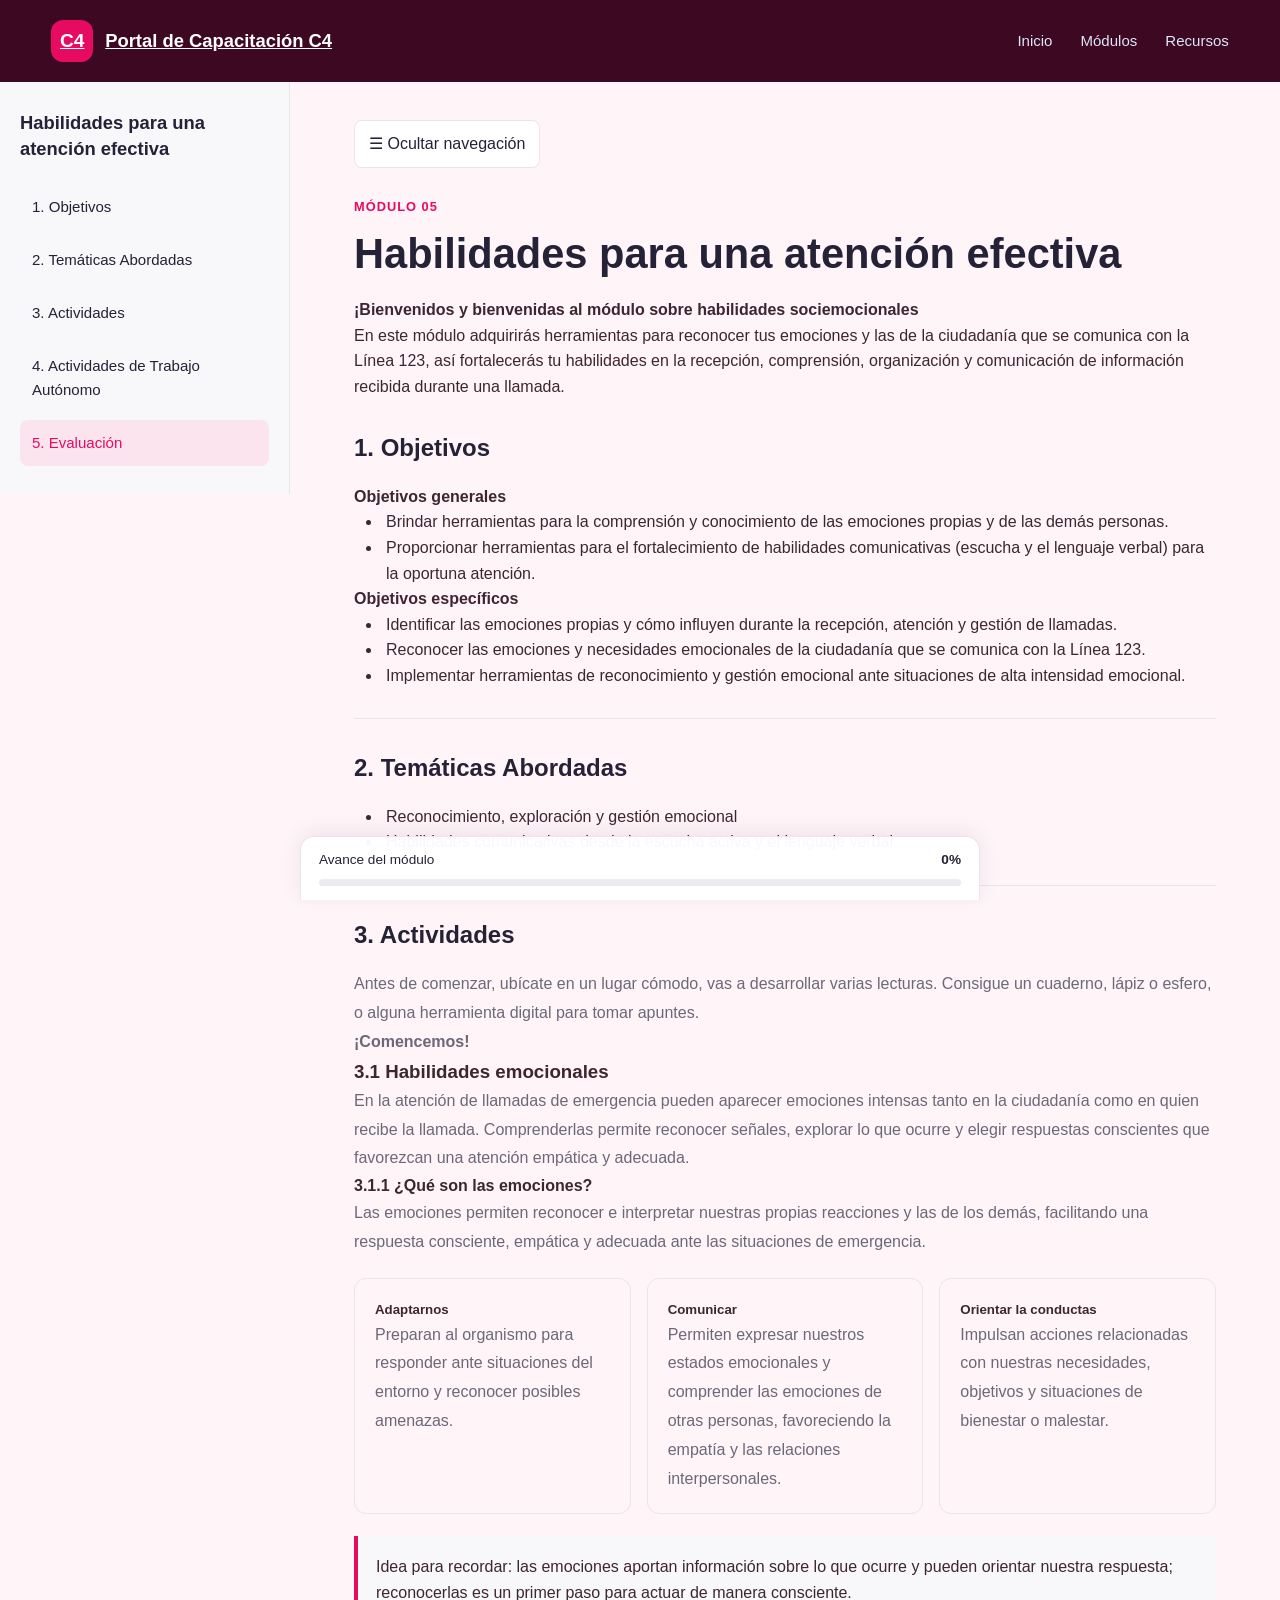
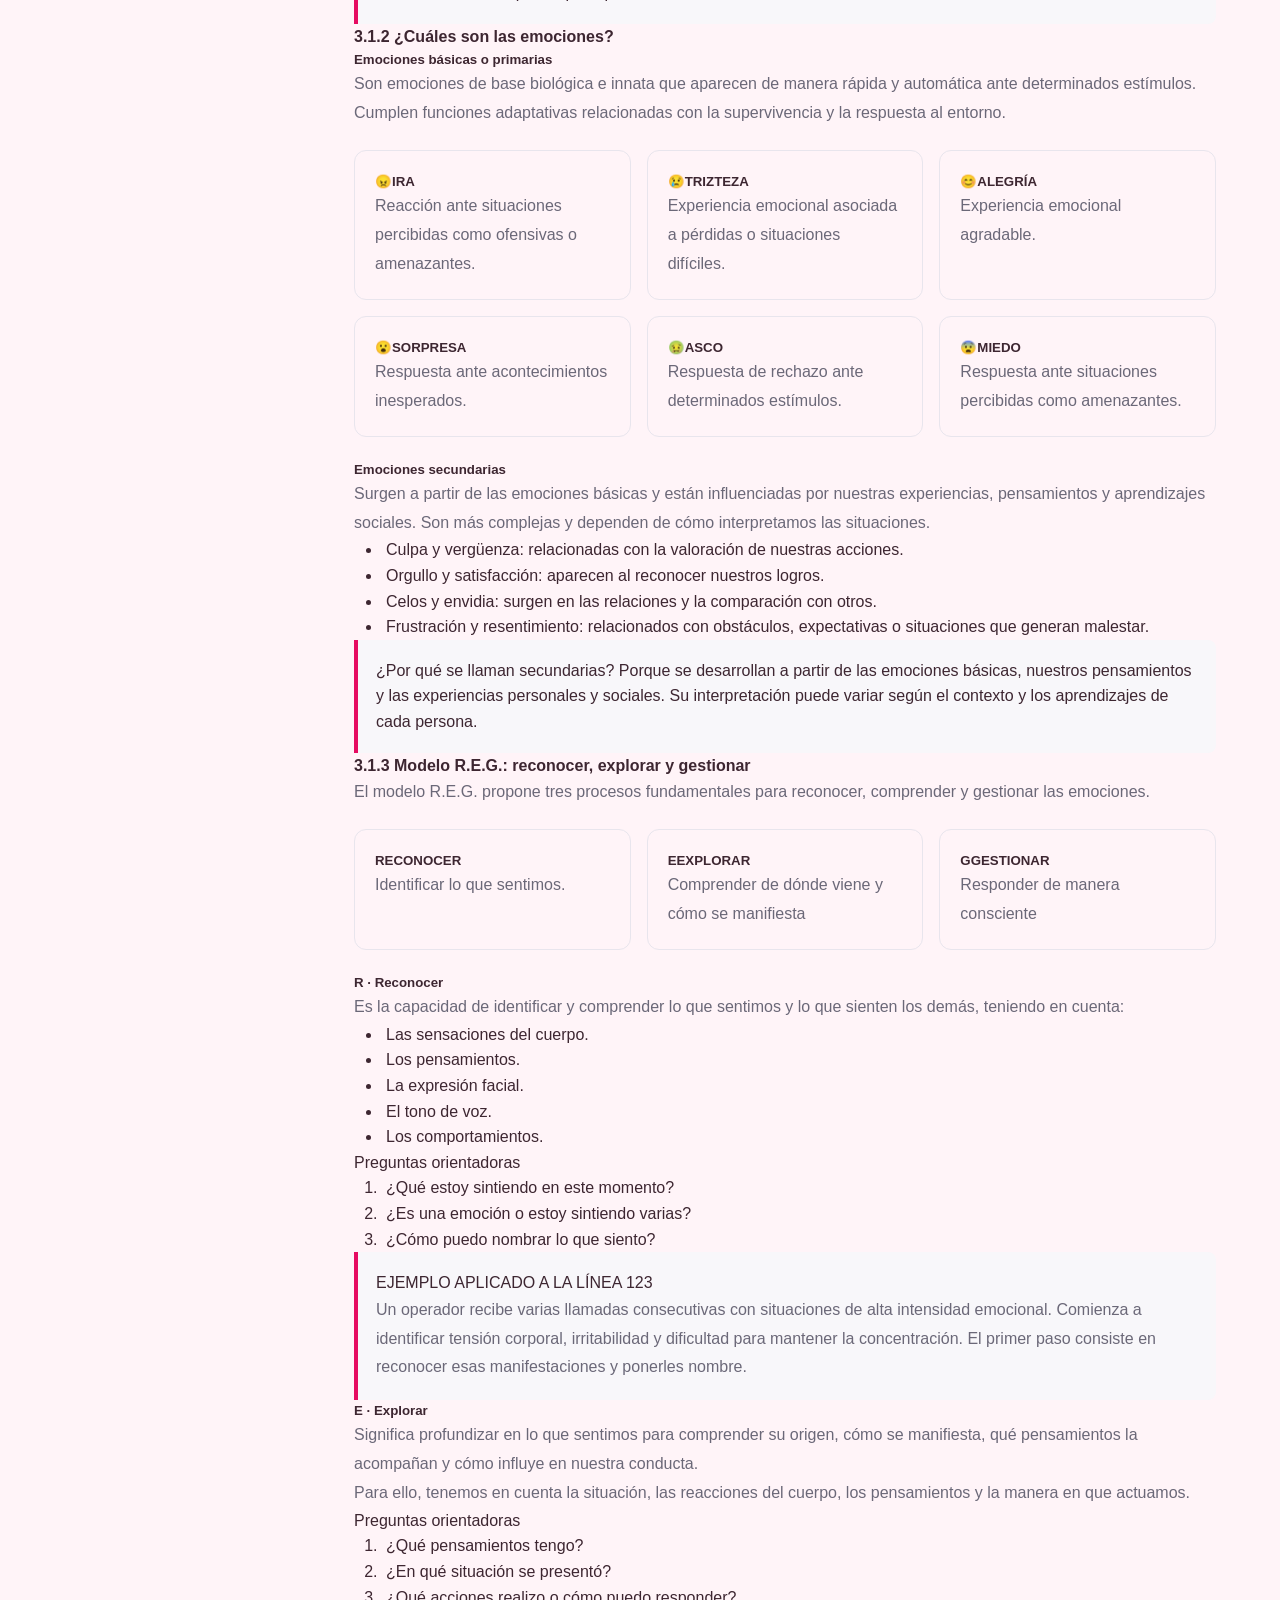
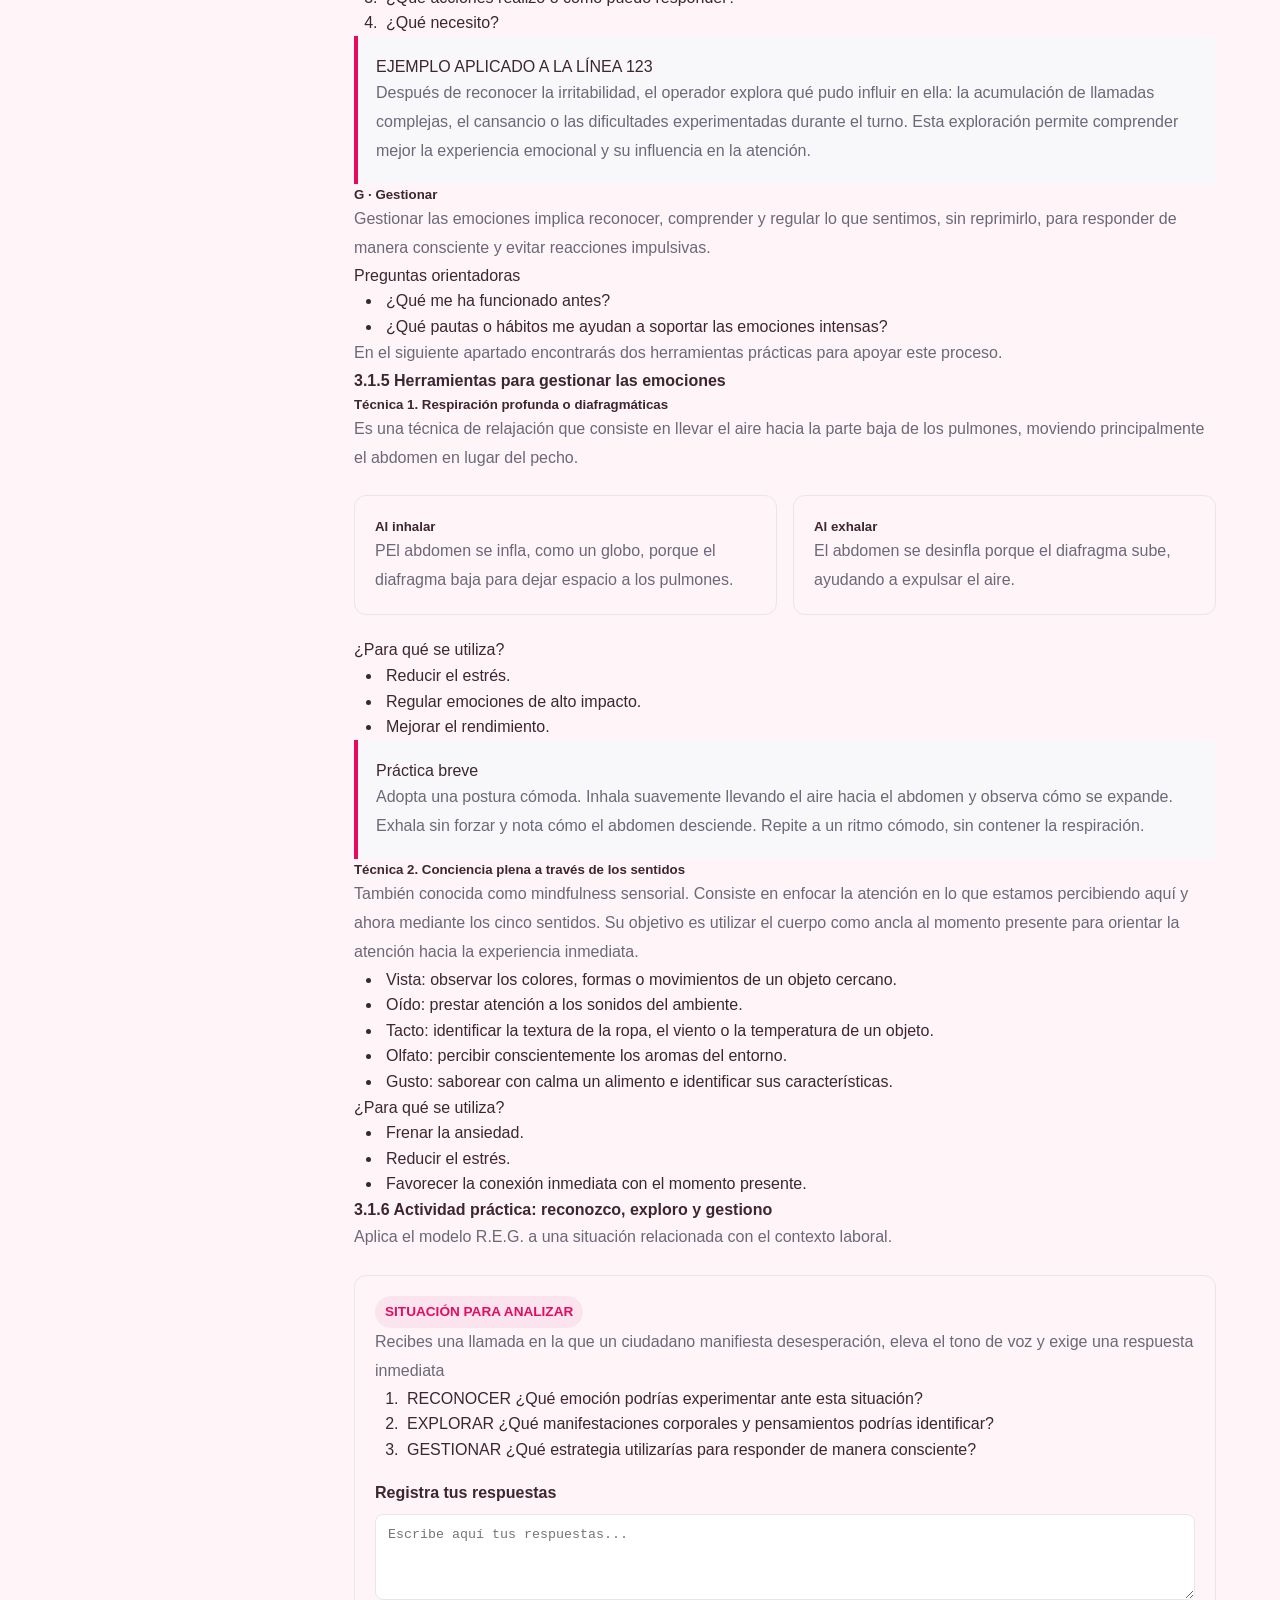
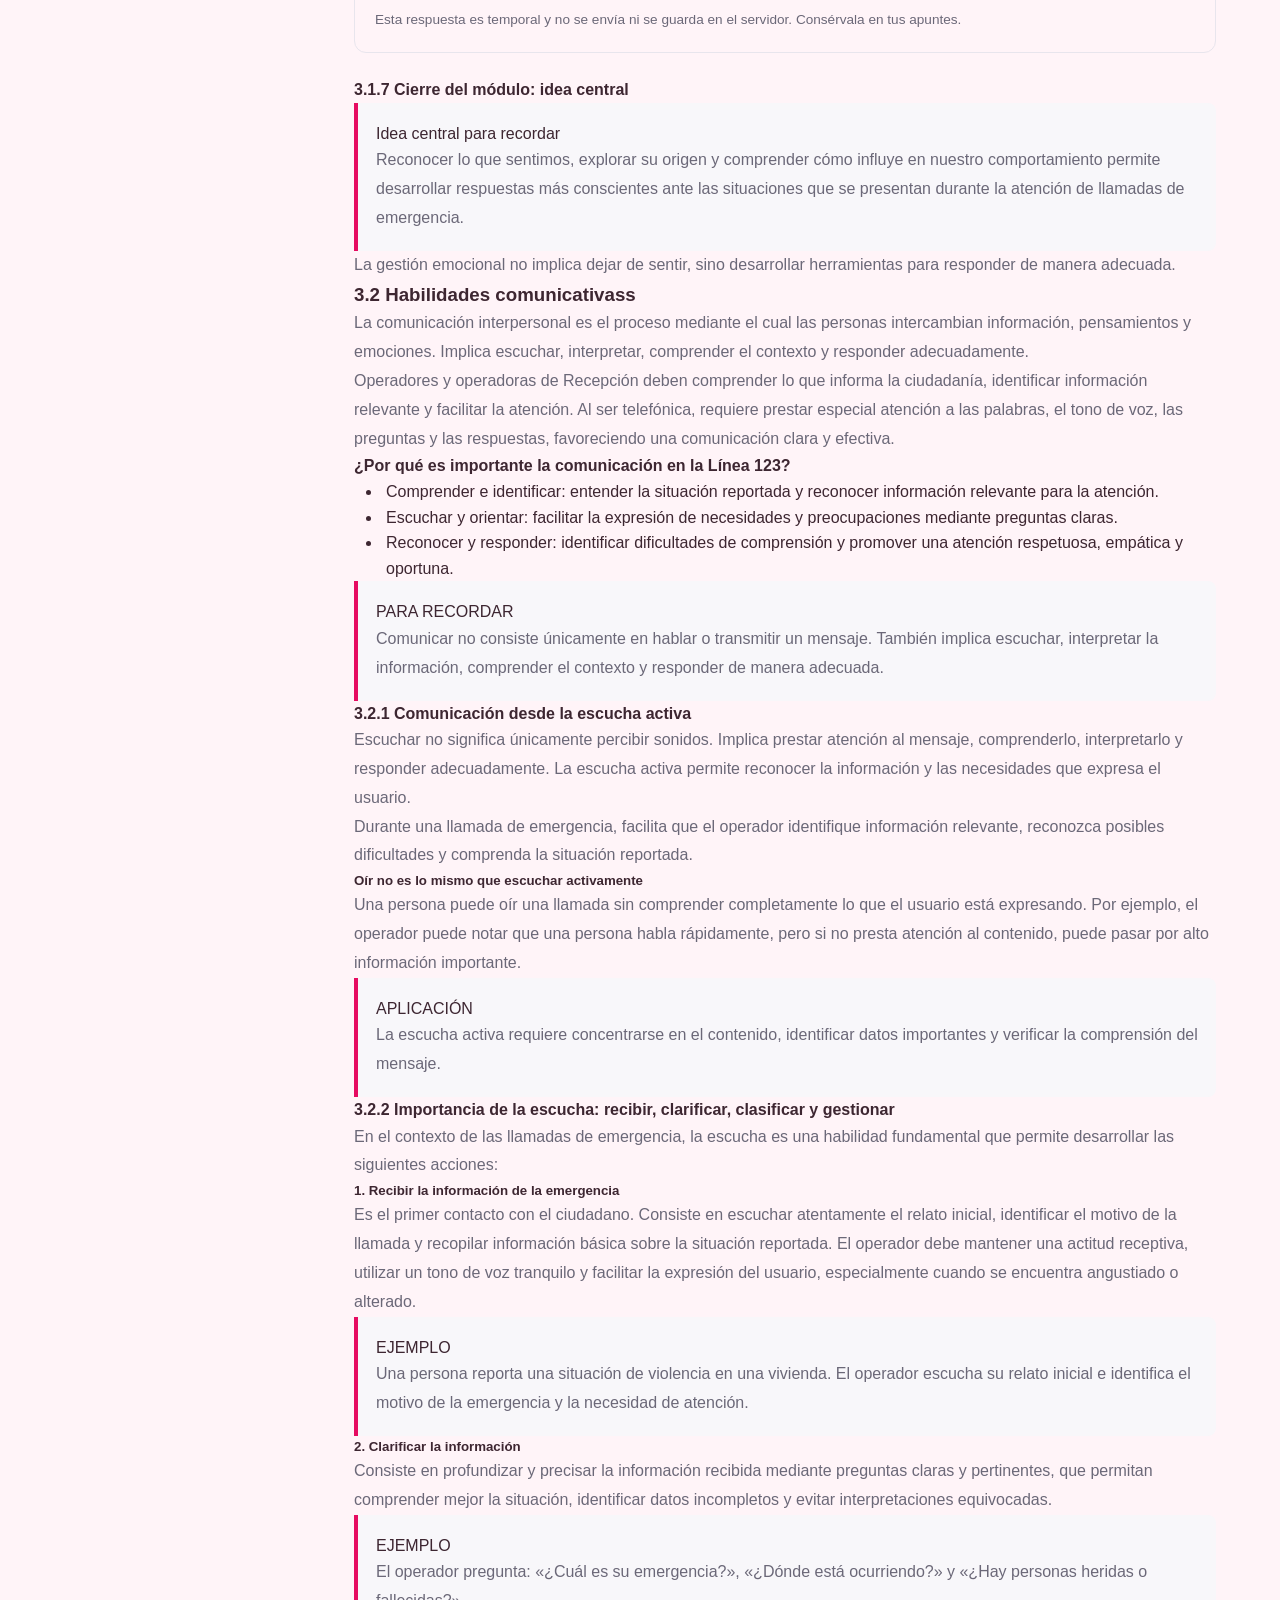
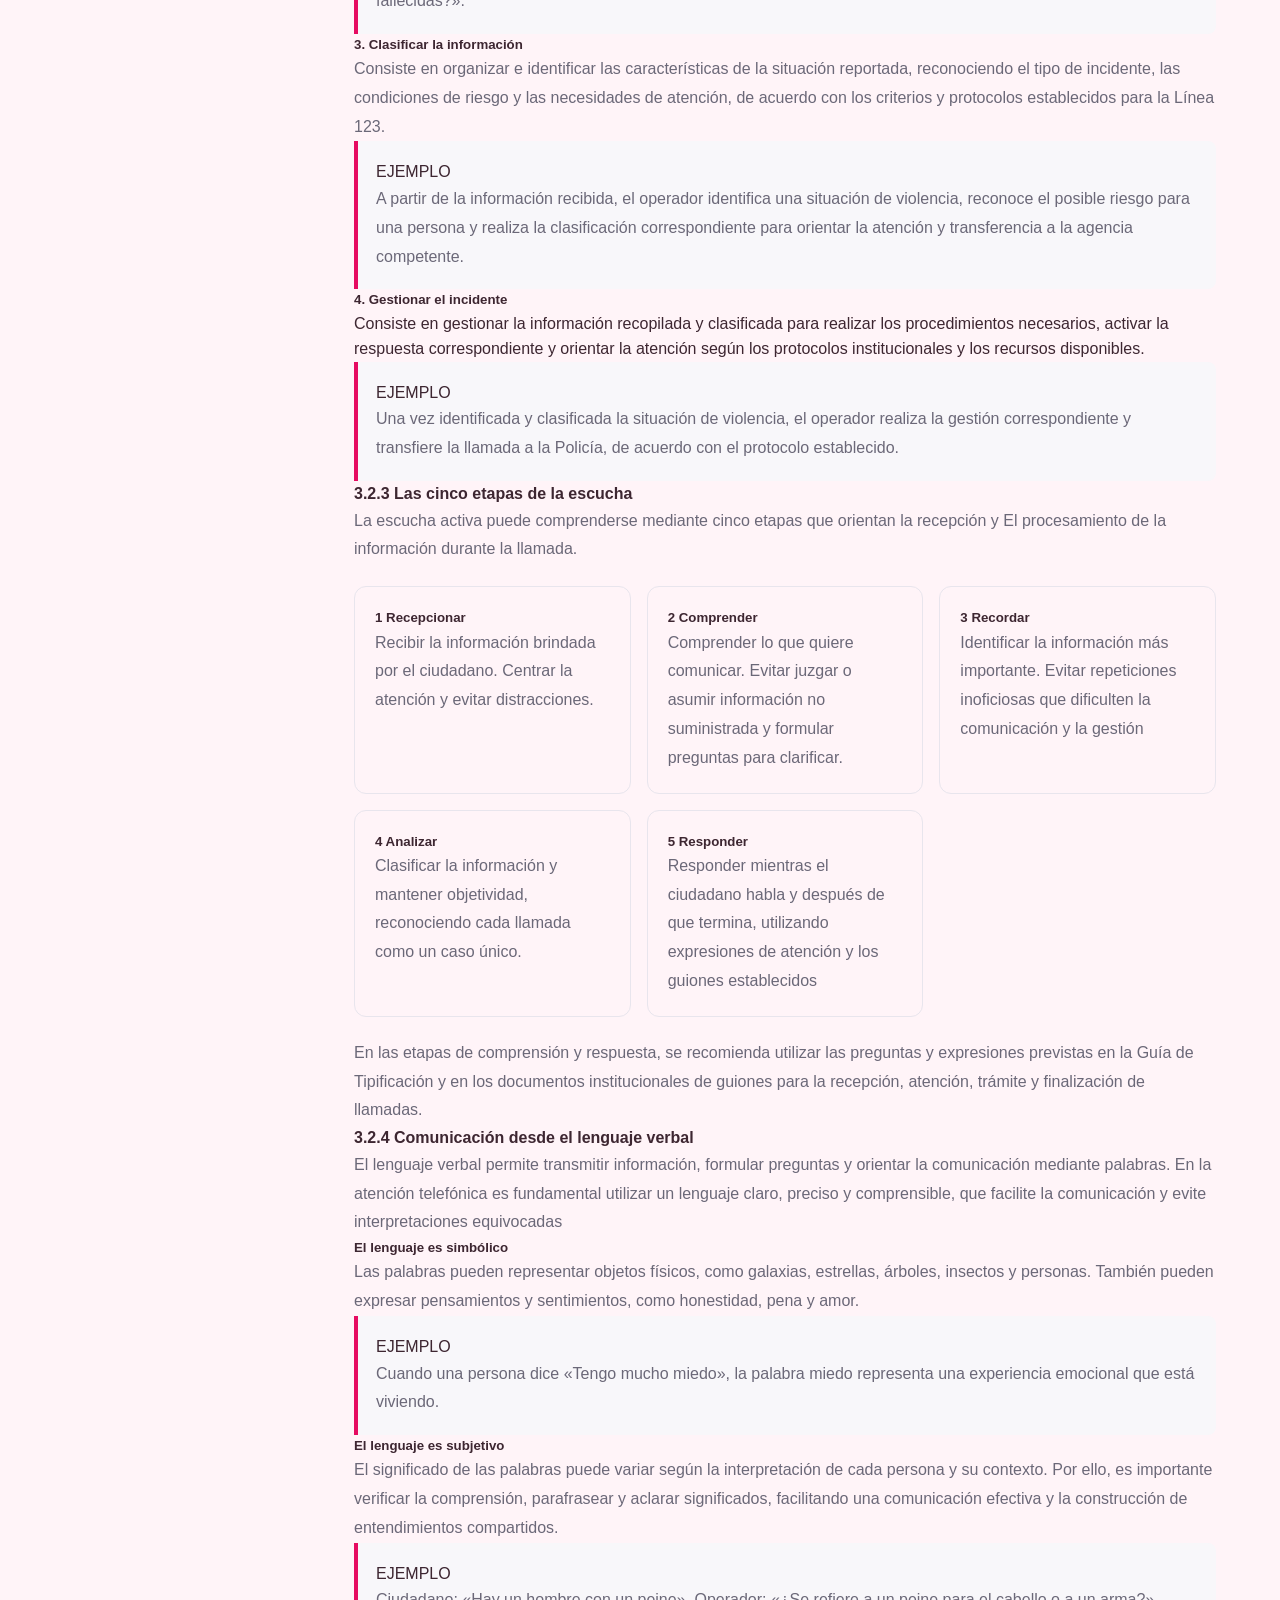
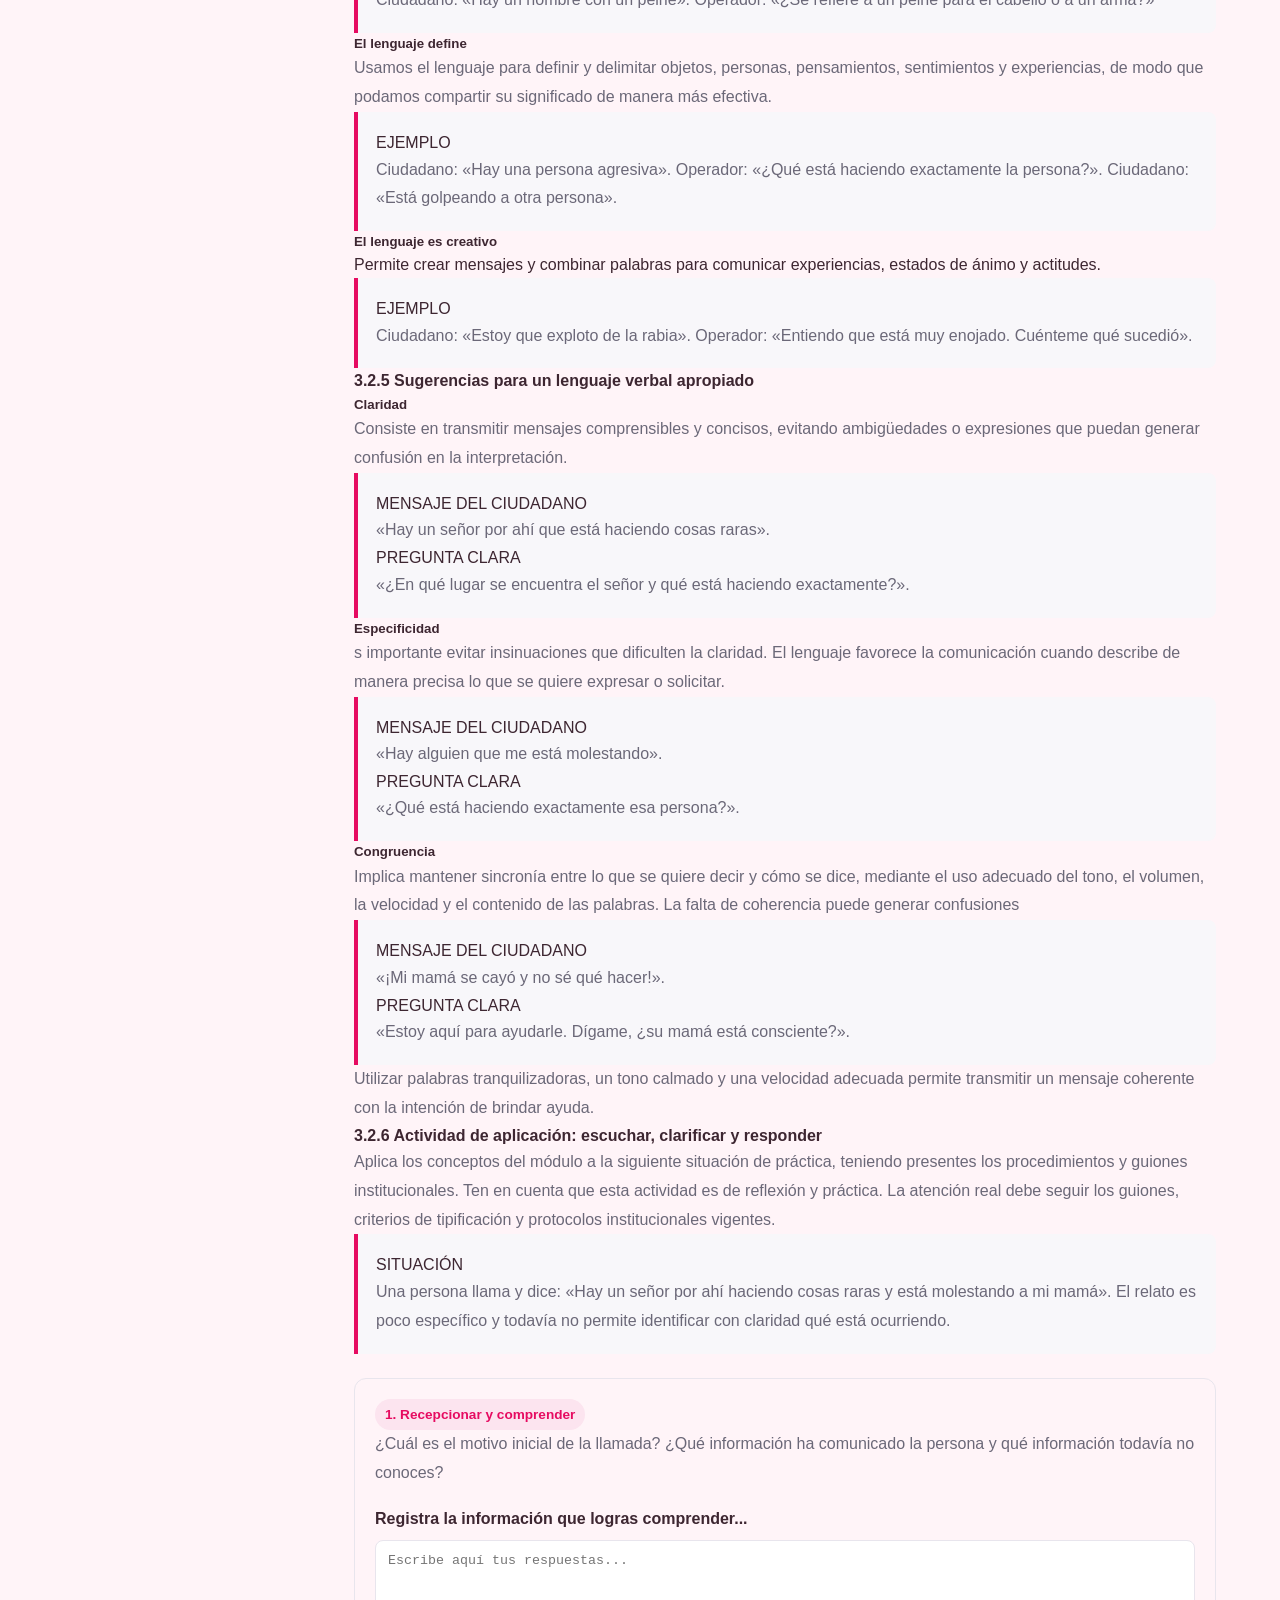
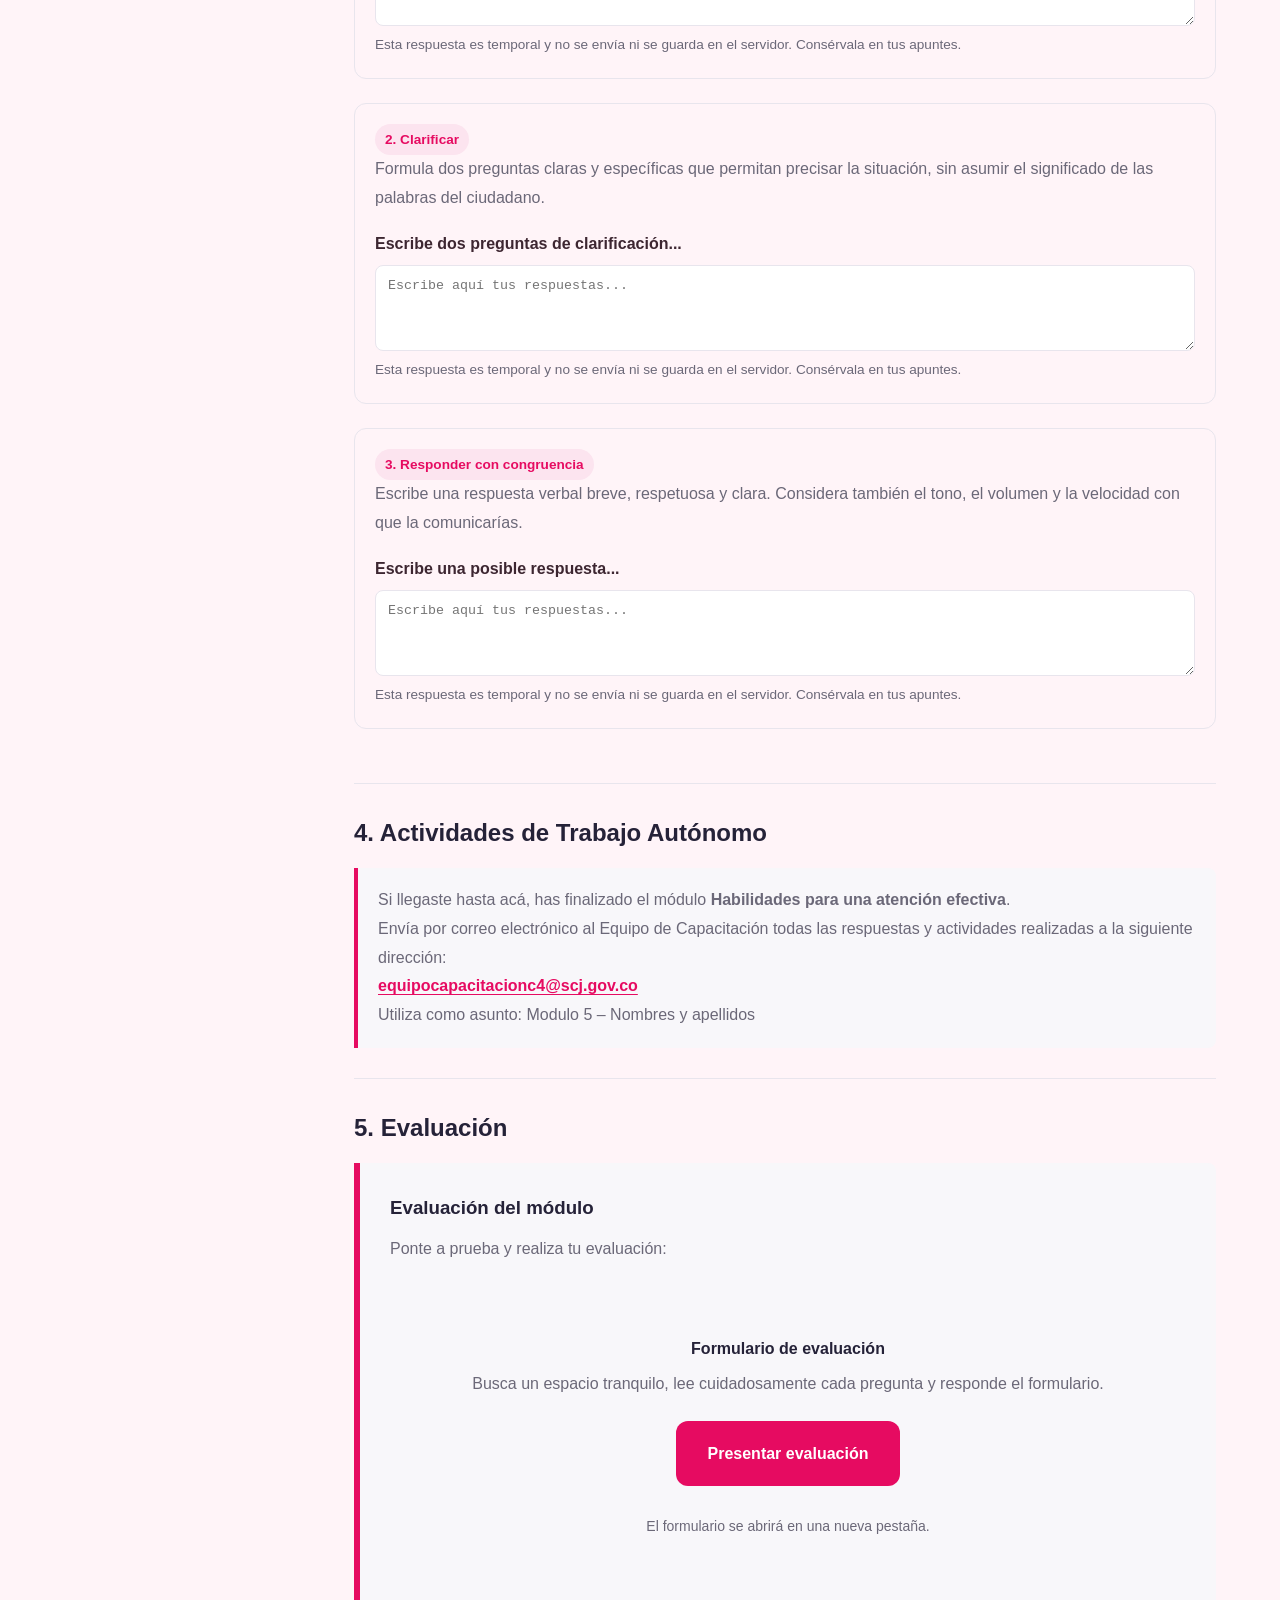
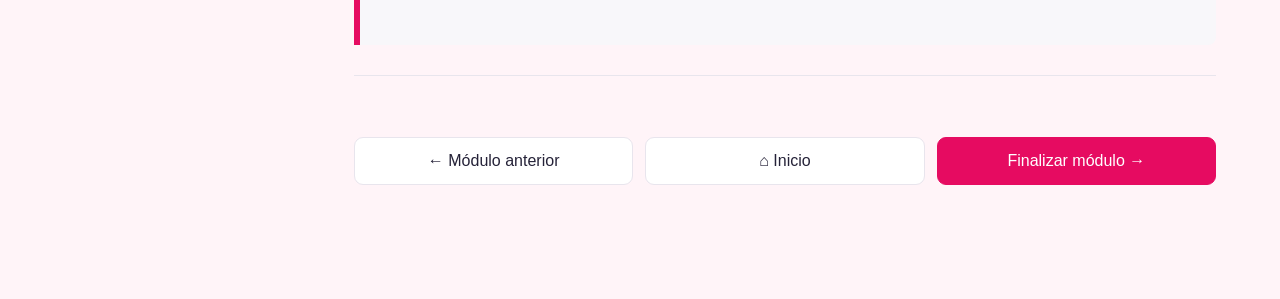
<file: modulos/familiarizacion-psicosocial.html>
<!DOCTYPE html>
<html lang="es">
<head>
    <link rel="icon" type="image/png" href="/operadoresC4/assets/img/logo.png">
    <meta charset="UTF-8">
    <meta name="viewport" content="width=device-width, initial-scale=1.0">
    <meta name="theme-color" content="#E60B61">
    <meta name="description" content="Módulo de familiarización con el sistema NUSE para operadores C4.">

    <title>Habilidades para una atención efectiva | Portal C4</title>

    <link rel="stylesheet" href="../assets/css/style.css">

    <style>
        :root {
            --module-pink: #E60B61;
            --module-dark: #252238;
            --module-muted: #6B6878;
            --module-border: #E8E5ED;
            --module-background: #F8F7FA;
        }

        html {
            scroll-behavior: smooth;
            scroll-padding-top: 30px;
        }

        body {
            margin: 0;
            padding-bottom: 76px;
        }

        .module-layout {
            display: flex;
            min-height: calc(100vh - 140px);
        }
        
        .module-sidebar {
            width: 290px;
            flex-shrink: 0;
            align-self: flex-start;
            position: sticky;
            top: 16px;
            max-height: calc(100vh - 32px);
            overflow-y: auto;
            padding: 28px 20px;
            border-right: 1px solid var(--module-border);
            background: var(--module-background);
            transition: width .25s ease, padding .25s ease;
        }
        
        /* Adaptación para pantallas pequeñas */
        @media (max-width: 760px) {
            .module-layout {
                display: block;
            }
        
            .module-sidebar {
                position: relative;
                top: auto;
                width: 100%;
                max-height: none;
                overflow-y: visible;
                box-sizing: border-box;
                border-right: none;
                border-bottom: 1px solid var(--module-border);
            }
        }

        .module-sidebar h2 {
            font-size: 1.15rem;
            line-height: 1.4;
            margin: 0 0 22px;
            color: var(--module-dark);
        }

        .module-sidebar nav {
            display: grid;
            gap: 7px;
        }

        .module-sidebar nav a {
            display: block;
            padding: 11px 12px;
            border-radius: 8px;
            color: var(--module-dark);
            text-decoration: none;
            font-size: .94rem;
        }

        .module-sidebar nav a:hover,
        .module-sidebar nav a.active {
            background: #FCE4EF;
            color: var(--module-pink);
        }

        .module-main {
            min-width: 0;
            flex: 1;
            padding: 38px clamp(20px, 5vw, 72px);
        }

        .module-toolbar {
            display: flex;
            align-items: center;
            gap: 12px;
            margin-bottom: 25px;
        }

        .module-toggle {
            border: 1px solid var(--module-border);
            background: white;
            color: var(--module-dark);
            padding: 10px 14px;
            border-radius: 8px;
            cursor: pointer;
            font: inherit;
        }

        .module-toggle:hover {
            border-color: var(--module-pink);
        }

        .module-label {
            display: inline-block;
            color: var(--module-pink);
            font-size: .8rem;
            font-weight: 700;
            letter-spacing: .08em;
            margin-bottom: 12px;
        }

        .module-title {
            color: var(--module-dark);
            font-size: clamp(1.8rem, 4vw, 2.6rem);
            line-height: 1.2;
            margin: 0 0 18px;
        }

        .module-intro {
            color: var(--module-muted);
            line-height: 1.8;
            max-width: 780px;
        }

        .module-content-section {
            padding: 30px 0;
            border-bottom: 1px solid var(--module-border);
            scroll-margin-top: 24px;
        }

        .module-content-section h2 {
            color: var(--module-dark);
            font-size: 1.5rem;
            margin: 0 0 16px;
        }

        .module-content-section p {
            color: var(--module-muted);
            line-height: 1.8;
        }

        
        /* Estilo uniforme de hipervínculos de contenido, igual al módulo 3 */
        .module-content-section a,
        .module-intro a {
            color: var(--module-pink);
            font-weight: 600;
            text-decoration: underline;
            text-underline-offset: 3px;
        }

        .module-content-section a strong,
        .module-intro a strong {
            color: inherit;
            font-weight: inherit;
        }

        .module-content-section a:hover,
        .module-intro a:hover {
            color: #A90849;
        }

        .module-placeholder {
            padding: 18px 20px;
            border-left: 4px solid var(--module-pink);
            background: var(--module-background);
            border-radius: 0 8px 8px 0;
        }

        .module-navigation {
            display: grid;
            grid-template-columns: repeat(3, minmax(0, 1fr));
            gap: 12px;
            margin-top: 36px;
            padding-top: 25px;
        }

        .module-navigation a,
        .module-navigation button {
            display: flex;
            align-items: center;
            justify-content: center;
            text-align: center;
            min-height: 46px;
            padding: 10px;
            border: 1px solid var(--module-border);
            border-radius: 9px;
            background: white;
            color: var(--module-dark);
            text-decoration: none;
            font: inherit;
            cursor: pointer;
        }

        .module-navigation a:last-child {
            background: var(--module-pink);
            border-color: var(--module-pink);
            color: white;
        }

        .module-navigation a[aria-disabled="true"] {
            opacity: .45;
            pointer-events: none;
        }

        .module-progress {
            position: fixed;
            z-index: 1000;
            bottom: 0;
            left: 50%;
            transform: translateX(-50%);
            width: min(680px, calc(100% - 32px));
            padding: 12px 18px 14px;
            border: 1px solid var(--module-border);
            border-bottom: 0;
            border-radius: 14px 14px 0 0;
            background: rgba(255, 255, 255, .97);
            box-shadow: 0 -4px 20px rgba(37, 34, 56, .08);
        }

        .module-progress-heading {
            display: flex;
            align-items: center;
            justify-content: space-between;
            gap: 12px;
            margin-bottom: 8px;
            color: var(--module-dark);
            font-size: .85rem;
        }

        .module-progress-track {
            height: 7px;
            background: #EEEAF1;
            border-radius: 99px;
            overflow: hidden;
        }

        .module-progress-fill {
            width: 0;
            height: 100%;
            background: var(--module-pink);
            border-radius: inherit;
            transition: width .15s linear;
        }

        .module-sidebar-hidden .module-sidebar {
            display: none;
        }

        .module-sidebar-hidden .module-main {
            padding-left: clamp(20px, 8vw, 110px);
            padding-right: clamp(20px, 8vw, 110px);
        }

        @media (max-width: 760px) {
            .module-layout {
                display: block;
            }

            .module-sidebar {
                width: auto;
                border-right: 0;
                border-bottom: 1px solid var(--module-border);
                padding: 20px;
            }

            .module-main {
                padding: 25px 20px;
            }

            .module-navigation {
                grid-template-columns: 1fr;
            }

            .module-sidebar-hidden .module-main {
                padding: 25px 20px;
            }

            .module-progress {
                width: calc(100% - 24px);
            }
        }
    </style>
</head>

<body>
    <header>
        <div class="navbar">
            <a class="logo" href="../index.html" aria-label="Volver al Portal C4">
                <span class="logo-mark" aria-hidden="true">C4</span>
                <span>Portal de Capacitación C4</span>
            </a>

            <nav class="nav-links" aria-label="Navegación principal">
                <a href="../index.html">Inicio</a>
                <a href="../index.html#formacion">Módulos</a>
                <a href="../index.html#recursos">Recursos</a>
            </nav>
        </div>
    </header>

    <div class="module-layout" id="moduleLayout">
        <aside class="module-sidebar" id="moduleSidebar">
            <h2>Habilidades para una atención efectiva</h2>

            <nav aria-label="Apartados del módulo">
                <a href="#objetivos" class="active">1. Objetivos</a>
                <a href="#tematicas">2. Temáticas Abordadas</a>
                <a href="#actividades">3. Actividades</a>
                <a href="#trabajo-autonomo">4. Actividades de Trabajo Autónomo</a>
                <a href="#evaluacion">5. Evaluación</a>
            </nav>
        </aside>

        <main class="module-main">
            <div class="module-toolbar">
                <button
                    class="module-toggle"
                    id="toggleSidebar"
                    type="button"
                    aria-controls="moduleSidebar"
                    aria-expanded="true">
                    ☰ Ocultar navegación
                </button>
            </div>

            <span class="module-label">MÓDULO 05</span>
            <h1 class="module-title">Habilidades para una atención efectiva</h1>

            <p class="module-intro">
                <p><strong>¡Bienvenidos y bienvenidas al módulo sobre
                 habilidades sociemocionales</strong></p>
                
                En este módulo adquirirás herramientas para reconocer tus emociones y las 
                de la ciudadanía que se comunica con la Línea 123, así fortalecerás tu habilidades
                en la recepción, comprensión, organización y comunicación de información recibida 
                durante una llamada.
            </p>

            <section class="module-content-section" id="objetivos">
                <h2>1. Objetivos</h2>

                <strong>Objetivos generales</strong>
                    <ul>
                        <li> Brindar herramientas para la comprensión y conocimiento de las emociones 
                         propias y de las demás personas.</li>
                        <li> Proporcionar herramientas para el fortalecimiento de habilidades comunicativas 
                         (escucha y el lenguaje verbal) para la oportuna atención.</li>
                   </ul> 
                <strong> Objetivos específicos</strong>     
                   <ul>
                        <li>Identificar las emociones propias y cómo influyen durante la recepción, atención
                         y gestión de llamadas.</li>
                        <li>Reconocer las emociones y necesidades emocionales de la ciudadanía que se comunica
                         con la Línea 123.</li>
                        <li>Implementar herramientas de reconocimiento y gestión emocional ante situaciones 
                         de alta intensidad emocional.</li>
                   </ul>     
            </section>

            <section class="module-content-section" id="tematicas">
                <h2>2. Temáticas Abordadas</h2>
                
                <ul>
                    <li>Reconocimiento, exploración y gestión emocional</li>
                    <li>Habilidades comunicativas desde la escucha activa y el lenguaje verbal</li>
                </ul>

            </section>

            <section class="module-content-section" id="actividades">
                <h2>3. Actividades</h2>
                
                        <p>Antes de comenzar, ubícate en un lugar cómodo, vas a desarrollar varias lecturas. Consigue un cuaderno, 
                         lápiz o esfero, o alguna herramienta digital para tomar apuntes.</p>
                        
                        <p><strong>¡Comencemos!</strong></p>
                        
                        <h3>3.1 Habilidades emocionales</h3>
                    
                        <p>
                           En la atención de llamadas de emergencia pueden aparecer emociones intensas tanto en la ciudadanía como 
                           en quien recibe la llamada. Comprenderlas permite reconocer señales, explorar lo que ocurre y elegir 
                           respuestas conscientes que favorezcan una atención empática y adecuada.
                        </p>

                        <h4>3.1.1 ¿Qué son las emociones?</h4>
                        <p>
                         Las emociones permiten reconocer e interpretar nuestras propias reacciones y las de los demás, facilitando
                         una respuesta consciente, empática y adecuada ante las situaciones de emergencia.
                        </p>
             
                       <div style="display:grid; grid-template-columns:repeat(auto-fit,minmax(220px,1fr)); gap:16px; margin:22px 0;">
                            <div style="padding:20px; border:1px solid #E8E5ED; border-radius:12px;">
                                <h5>Adaptarnos</h5>
                                <p>Preparan al organismo para responder ante situaciones del entorno y reconocer posibles amenazas.</p>
                            </div>
                            <div style="padding:20px; border:1px solid #E8E5ED; border-radius:12px;">
                                <h5>Comunicar</h5>
                                <p>Permiten expresar nuestros estados emocionales y comprender las emociones de otras personas, 
                                 favoreciendo la empatía y las relaciones interpersonales.</p>
                            </div>
                            <div style="padding:20px; border:1px solid #E8E5ED; border-radius:12px;">
                                <h5>Orientar la conductas</h5>
                                <p>Impulsan acciones relacionadas con nuestras necesidades, objetivos y situaciones de bienestar
                                 o malestar.</p>
                            </div>
                        </div>
                        <div style="padding:18px; border-left:4px solid #E60B61; background:#F8F7FA; border-radius:0 8px 8px 0;">
                        <srong>Idea para recordar:</srong> las emociones aportan información sobre lo que ocurre y pueden orientar 
                         nuestra respuesta; reconocerlas es un primer paso para actuar de manera consciente.
                        </div>

                        <h4>3.1.2 ¿Cuáles son las emociones?</h4>
                        <h5>Emociones básicas o primarias</h5>
                        <p> Son emociones de base biológica e innata que aparecen de manera rápida y automática ante determinados 
                         estímulos. Cumplen funciones adaptativas relacionadas con la supervivencia y la respuesta al entorno.
                        </p>
             
                       <div style="display:grid; grid-template-columns:repeat(auto-fit,minmax(220px,1fr)); gap:16px; margin:22px 0;">
                            <div style="padding:20px; border:1px solid #E8E5ED; border-radius:12px;">
                                <h5><span>😠</span>IRA</h5>
                                <p>Reacción ante situaciones percibidas como ofensivas o amenazantes.</p>
                            </div>
                            <div style="padding:20px; border:1px solid #E8E5ED; border-radius:12px;">
                                <h5><span>😢</span>TRIZTEZA</h5>
                                <p>Experiencia emocional asociada a pérdidas o situaciones difíciles.</p>
                            </div>
                            <div style="padding:20px; border:1px solid #E8E5ED; border-radius:12px;">
                                <h5><span>😊</span>ALEGRÍA</h5>
                                <p>Experiencia emocional agradable.</p>
                            </div>
                            <div style="padding:20px; border:1px solid #E8E5ED; border-radius:12px;">
                                <h5><span>😮</span>SORPRESA</h5>
                                <p>Respuesta ante acontecimientos inesperados.</p>
                            </div>
                            <div style="padding:20px; border:1px solid #E8E5ED; border-radius:12px;">
                                <h5><span>🤢</span>ASCO</h5>
                                <p>Respuesta de rechazo ante determinados estímulos.</p>
                            </div>
                            <div style="padding:20px; border:1px solid #E8E5ED; border-radius:12px;">
                                <h5><span>😨</span>MIEDO</h5>
                                <p>Respuesta ante situaciones percibidas como amenazantes.</p>
                            </div>
                        </div>
                       <h5>Emociones secundarias</h5>
                        <p>Surgen a partir de las emociones básicas y están influenciadas por nuestras experiencias, pensamientos
                         y aprendizajes sociales. Son más complejas y dependen de cómo interpretamos las situaciones.</p>
                        <ul>
                          <li>Culpa y vergüenza: relacionadas con la valoración de nuestras acciones.</li>
                          <li> Orgullo y satisfacción: aparecen al reconocer nuestros logros.</li>
                          <li> Celos y envidia: surgen en las relaciones y la comparación con otros.</li>
                          <li> Frustración y resentimiento: relacionados con obstáculos, expectativas o situaciones que 
                           generan malestar.</li>
                        </ul>

                        <div style="padding:18px; border-left:4px solid #E60B61; background:#F8F7FA; border-radius:0 8px 8px 0;">
                        <srong>¿Por qué se llaman secundarias?</srong> Porque se desarrollan a partir de las emociones básicas, 
                         nuestros pensamientos y las experiencias personales y sociales. Su interpretación puede variar según 
                         el contexto y los aprendizajes de cada persona.
                        </div>

                       <h4>3.1.3 Modelo R.E.G.: reconocer, explorar y gestionar</h4>
                       <p>El modelo R.E.G. propone tres procesos fundamentales para reconocer, comprender y gestionar las emociones.</p>
                       <div style="display:grid; grid-template-columns:repeat(auto-fit,minmax(220px,1fr)); gap:16px; margin:22px 0;">
                            <div style="padding:20px; border:1px solid #E8E5ED; border-radius:12px;">
                                <h5><strogn>R</strogn>ECONOCER</h5>
                                <p>Identificar lo que sentimos.</p>
                            </div>
                            <div style="padding:20px; border:1px solid #E8E5ED; border-radius:12px;">
                                <h5><strogn>E</strogn>EXPLORAR</h5>
                                <p>Comprender de dónde viene y cómo se manifiesta</p>
                            </div>
                            <div style="padding:20px; border:1px solid #E8E5ED; border-radius:12px;">
                                <h5><strogn>G</strogn>GESTIONAR</h5>
                                <p>Responder de manera consciente</p>
                            </div>
                        </div>
                        <h5>R · Reconocer</h5>
                        <p>Es la capacidad de identificar y comprender lo que sentimos y lo que sienten los demás, teniendo en cuenta:</p>
                        <ul> 
                           <li>Las sensaciones del cuerpo.</li>
                           <li>Los pensamientos.</li>
                           <li>La expresión facial.</li>
                           <li>El tono de voz.</li>
                           <li>Los comportamientos.</li>
                        </ul>
                        <strogn>Preguntas orientadoras</strogn>
                        <ol>
                           <li>¿Qué estoy sintiendo en este momento?</li>
                           <li>¿Es una emoción o estoy sintiendo varias?</li>
                           <li>¿Cómo puedo nombrar lo que siento?</li>
                        </ol>
                        
                        <div style="padding:18px; border-left:4px solid #E60B61; background:#F8F7FA; border-radius:0 8px 8px 0;">
                        <srong>EJEMPLO APLICADO A LA LÍNEA 123</srong> 
                         <p>Un operador recibe varias llamadas consecutivas con situaciones de alta intensidad emocional.
                          Comienza a identificar tensión corporal, irritabilidad y dificultad para mantener la concentración. 
                          El primer paso consiste en reconocer esas manifestaciones y ponerles nombre.</p>
                        </div>
  
                        <h5>E · Explorar</h5>
                        <p>Significa profundizar en lo que sentimos para comprender su origen, cómo se manifiesta, qué pensamientos la acompañan
                         y cómo influye en nuestra conducta.</p>
                        <p>Para ello, tenemos en cuenta la situación, las reacciones del cuerpo, los pensamientos y la manera en que 
                         actuamos.</p>
                        <strogn>Preguntas orientadoras</strogn>
                        <ol>
                           <li>¿Qué pensamientos tengo?</li>
                           <li>¿En qué situación se presentó?</li>
                           <li>¿Qué acciones realizo o cómo puedo responder?</li>
                           <li>¿Qué necesito?</li>
                        </ol>
                        
                       <div style="padding:18px; border-left:4px solid #E60B61; background:#F8F7FA; border-radius:0 8px 8px 0;">
                        <srong>EJEMPLO APLICADO A LA LÍNEA 123</srong> 
                         <p> Después de reconocer la irritabilidad, el operador explora qué pudo influir en ella: la acumulación de llamadas 
                          complejas, el cansancio o las dificultades experimentadas durante el turno. Esta exploración permite comprender 
                          mejor la experiencia emocional y su influencia en la atención.</p>
                        </div>
             
                        <h5>G · Gestionar</h5>
                        <p>Gestionar las emociones implica reconocer, comprender y regular lo que sentimos, sin reprimirlo,
                         para responder de manera consciente y evitar reacciones impulsivas.</p>
                         <strogn>Preguntas orientadoras</strogn>
                        <ul>
                          <li>¿Qué me ha funcionado antes?</li>
                          <li>¿Qué pautas o hábitos me ayudan a soportar las emociones intensas?</li>
                        </ul>
                        <p>
                         En el siguiente apartado encontrarás dos herramientas prácticas para apoyar este proceso.
                        </p>

                       <h4>3.1.5 Herramientas para gestionar las emociones</h4>
             
                       <h5>Técnica 1. Respiración profunda o diafragmáticas</h5>
             
                       <p>Es una técnica de relajación que consiste en llevar el aire hacia la parte baja de los 
                        pulmones, moviendo principalmente el abdomen en lugar del pecho.</p>
             
                       <div style="display:grid; grid-template-columns:repeat(auto-fit,minmax(220px,1fr)); gap:16px; margin:22px 0;">
                            <div style="padding:20px; border:1px solid #E8E5ED; border-radius:12px;">
                                <h5>Al inhalar</h5>
                                <p>PEl abdomen se infla, como un globo, porque el diafragma baja para dejar espacio a los pulmones.</p>
                            </div>
                            <div style="padding:20px; border:1px solid #E8E5ED; border-radius:12px;">
                                <h5>Al exhalar</h5>
                                <p>El abdomen se desinfla porque el diafragma sube, ayudando a expulsar el aire.</p>
                            </div>
                        </div>

                        <strogn>¿Para qué se utiliza?</strogn>
                        <ul>
                           <li>Reducir el estrés.</li>
                           <li>Regular emociones de alto impacto.</li>
                           <li>Mejorar el rendimiento.</li>
                        </ul>
                        <div style="padding:18px; border-left:4px solid #E60B61; background:#F8F7FA; border-radius:0 8px 8px 0;">
                        <srong>Práctica breve</srong> 
                          <p>                        
                            Adopta una postura cómoda. Inhala suavemente llevando el aire hacia el abdomen y observa cómo se expande. 
                            Exhala sin forzar y nota cómo el abdomen desciende. Repite a un ritmo cómodo, sin contener la respiración.
                          </p>
                        </div>
                        <h5>Técnica 2. Conciencia plena a través de los sentidos</h5>
                        <p>También conocida como mindfulness sensorial. Consiste en enfocar la atención en lo que estamos percibiendo
                         aquí y ahora mediante los cinco sentidos. Su objetivo es utilizar el cuerpo como ancla al momento presente 
                         para orientar la atención hacia la experiencia inmediata.</p>
                        <ul>
                           <li>Vista: observar los colores, formas o movimientos de un objeto cercano.</li>
                           <li>Oído: prestar atención a los sonidos del ambiente.</li>
                           <li>Tacto: identificar la textura de la ropa, el viento o la temperatura de un objeto.</li>
                           <li>Olfato: percibir conscientemente los aromas del entorno.</li>
                           <li>Gusto: saborear con calma un alimento e identificar sus características.</li>
                        </ul>
                        <strogn>¿Para qué se utiliza?</strogn>
                        <ul>
                           <li>Frenar la ansiedad.</li>
                           <li>Reducir el estrés.</li>
                           <li>Favorecer la conexión inmediata con el momento presente.</li>
                        </ul>
                        
                        <h4>3.1.6 Actividad práctica: reconozco, exploro y gestiono</h4>
                        
                        <p>Aplica el modelo R.E.G. a una situación relacionada con el contexto laboral.</p>
             
                        <div style="padding:20px; border:1px solid #E8E5ED; border-radius:12px; margin:24px 0;">
                            <span style="display:inline-block; padding:5px 10px; background:#FCE4EF; color:#E60B61; border-radius:20px; font-size:.85rem; font-weight:700;">SITUACIÓN PARA ANALIZAR</span>
                        
                            <p>Recibes una llamada en la que un ciudadano manifiesta desesperación, eleva el tono de voz 
                             y exige una respuesta inmediata</p>
                        
                            <ol>
                                <li><srong>RECONOCER</strong> ¿Qué emoción podrías experimentar ante esta situación?</li>
                                <li><srong>EXPLORAR</strong> ¿Qué manifestaciones corporales y pensamientos podrías identificar?</li>
                                <li><srong>GESTIONAR</strong> ¿Qué estrategia utilizarías para responder de manera consciente?</li>
                            </ol>
                        
                            <label for="respuestaCaso1" style="display:block; font-weight:600; margin:18px 0 8px;">
                                Registra tus respuestas
                            </label>
                            <textarea id="respuestaCaso1" rows="4" placeholder="Escribe aquí tus respuestas..." style="width:100%; box-sizing:border-box; padding:12px; border:1px solid #E8E5ED; border-radius:8px;"></textarea>
                            <p style="font-size:.85rem; color:#6B6878;">
                                Esta respuesta es temporal y no se envía ni se guarda en el servidor.
                                Consérvala en tus apuntes.
                            </p>
                        </div>
                        
                       <h4>3.1.7 Cierre del módulo: idea central</h4>
                       <div style="padding:18px; border-left:4px solid #E60B61; background:#F8F7FA; border-radius:0 8px 8px 0;">
                        <srong>Idea central para recordar</srong> 
                          <p>                        
                             Reconocer lo que sentimos, explorar su origen y comprender cómo influye en nuestro comportamiento 
                             permite desarrollar respuestas más conscientes ante las situaciones que se presentan durante la 
                             atención de llamadas de emergencia.
                          </p>
                        </div>
                        <p>
                         La gestión emocional no implica dejar de sentir, sino desarrollar herramientas para responder de 
                         manera adecuada.
                        </p>
                        
                        <h3>3.2 Habilidades comunicativass</h3>
                    
                        <p>
                           La comunicación interpersonal es el proceso mediante el cual las personas intercambian información, 
                           pensamientos y emociones. Implica escuchar, interpretar, comprender el contexto y responder adecuadamente.
                        </p>
                        
                        <p>
                            Operadores y operadoras de Recepción deben comprender lo que informa la ciudadanía, identificar 
                            información relevante y facilitar la atención. Al ser telefónica, requiere prestar especial atención a las
                            palabras, el tono de voz, las preguntas y las respuestas, favoreciendo una comunicación clara y efectiva.
                        </p>
                        
                        <strong>¿Por qué es importante la comunicación en la Línea 123?</strong>
                        
                        <ul>
                            <li>Comprender e identificar: entender la situación reportada y reconocer información relevante 
                                para la atención.</li>
                            <li>Escuchar y orientar: facilitar la expresión de necesidades y preocupaciones mediante preguntas 
                                claras.</li>
                            <li>Reconocer y responder: identificar dificultades de comprensión y promover una atención respetuosa, 
                                empática y oportuna.</li>
                        </ul>
                
                        <div style="padding:18px; border-left:4px solid #E60B61; background:#F8F7FA; border-radius:0 8px 8px 0;">
                        <srong>PARA RECORDAR</srong> 
                          <p>                        
                            Comunicar no consiste únicamente en hablar o transmitir un mensaje. También implica escuchar,
                            interpretar la información, comprender el contexto y responder de manera adecuada.
                          </p>
                        </div>
                        
                        <h4>3.2.1 Comunicación desde la escucha activa</h4>
                        
                        <p>
                            Escuchar no significa únicamente percibir sonidos. Implica prestar atención al mensaje, comprenderlo,
                            interpretarlo y responder adecuadamente. La escucha activa permite reconocer la información y las 
                            necesidades que expresa el usuario.
                        </p>
                        <p>
                        Durante una llamada de emergencia, facilita que el operador identifique información relevante, reconozca 
                        posibles dificultades y comprenda la situación reportada.                       
                        </p>
                        
                        <h5>Oír no es lo mismo que escuchar activamente</h5>
                        
                        <p> 
                            Una persona puede oír una llamada sin comprender completamente lo que el usuario está expresando. 
                            Por ejemplo, el operador puede notar que una persona habla rápidamente, pero si no presta atención al 
                            contenido, puede pasar por alto información importante.
                        </p>

                        <div style="padding:18px; border-left:4px solid #E60B61; background:#F8F7FA; border-radius:0 8px 8px 0;">
                        <srong>APLICACIÓN</srong> 
                          <p>                        
                            La escucha activa requiere concentrarse en el contenido, identificar datos importantes y 
                            verificar la comprensión del mensaje.
                          </p>
                        </div>
                        
                        <h4>3.2.2 Importancia de la escucha: recibir, clarificar, clasificar y gestionar</h4>

                        <p>En el contexto de las llamadas de emergencia, la escucha es una habilidad fundamental que 
                            permite desarrollar las siguientes acciones:
                        </p>
                        
                        <h5>1. Recibir la información de la emergencia</h5>
                        
                        <p>Es el primer contacto con el ciudadano. Consiste en escuchar atentamente el relato inicial, 
                            identificar el motivo de la llamada y recopilar información básica sobre la situación reportada. 
                            El operador debe mantener una actitud receptiva, utilizar un tono de voz tranquilo y facilitar 
                            la expresión del usuario, especialmente cuando se encuentra angustiado o alterado.
                        </p>
                        
                        <div style="padding:18px; border-left:4px solid #E60B61; background:#F8F7FA; border-radius:0 8px 8px 0;">
                        <srong>EJEMPLO</srong> 
                          <p>                        
                            Una persona reporta una situación de violencia en una vivienda. 
                            El operador escucha su relato inicial e identifica el motivo de la emergencia
                            y la necesidad de atención.
                          </p>
                        </div>
                       
                        <h5>2. Clarificar la información</h5>
                        
                        <p>Consiste en profundizar y precisar la información recibida mediante preguntas claras y pertinentes, 
                            que permitan comprender mejor la situación, identificar datos incompletos y evitar 
                            interpretaciones equivocadas.
                        </p>
                         
                        <div style="padding:18px; border-left:4px solid #E60B61; background:#F8F7FA; border-radius:0 8px 8px 0;">
                        <srong>EJEMPLO</srong> 
                          <p>                        
                            El operador pregunta: «¿Cuál es su emergencia?», «¿Dónde está ocurriendo?» y
                            «¿Hay personas heridas o fallecidas?».
                          </p>
                        </div>

                        <h5>3. Clasificar la información</h5>
                        
                        <p>Consiste en organizar e identificar las características de la situación reportada, reconociendo 
                            el tipo de incidente, las condiciones de riesgo y las necesidades de atención, de acuerdo con los 
                            criterios y protocolos establecidos para la Línea 123.
                        </p>
                
                         <div style="padding:18px; border-left:4px solid #E60B61; background:#F8F7FA; border-radius:0 8px 8px 0;">
                        <srong>EJEMPLO</srong> 
                          <p>                        
                            A partir de la información recibida, el operador identifica una situación de violencia, 
                            reconoce el posible riesgo para una persona y realiza la clasificación correspondiente 
                            para orientar la atención y transferencia a la agencia competente.
                          </p>
                        </div>
                        
                        <h5>4. Gestionar el incidente</h5>
                        
                        </p>Consiste en gestionar la información recopilada y clasificada para realizar los procedimientos 
                            necesarios, activar la respuesta correspondiente y orientar la atención según los protocolos 
                            institucionales y los recursos disponibles.
                        </p>
                
                        <div style="padding:18px; border-left:4px solid #E60B61; background:#F8F7FA; border-radius:0 8px 8px 0;">
                        <srong>EJEMPLO</srong> 
                          <p>                        
                            Una vez identificada y clasificada la situación de violencia, el operador realiza la gestión 
                            correspondiente y transfiere la llamada a la Policía, de acuerdo con el protocolo establecido.
                          </p>
                        </div>
                
                       <h4>3.2.3 Las cinco etapas de la escucha</h4>
                        <p>
                         La escucha activa puede comprenderse mediante cinco etapas que orientan la recepción y 
                         El procesamiento de la información durante la llamada.
                        </p>
             
                       <div style="display:grid; grid-template-columns:repeat(auto-fit,minmax(220px,1fr)); gap:16px; margin:22px 0;">
                            <div style="padding:20px; border:1px solid #E8E5ED; border-radius:12px;">
                                <h5>1 Recepcionar</h5>
                                <p>Recibir la información brindada por el ciudadano. Centrar la atención y evitar distracciones.</p>
                            </div>
                            <div style="padding:20px; border:1px solid #E8E5ED; border-radius:12px;">
                                <h5>2 Comprender</h5>
                                <p>Comprender lo que quiere comunicar. Evitar juzgar o asumir información no suministrada y 
                                    formular preguntas para clarificar.</p>
                            </div>
                            <div style="padding:20px; border:1px solid #E8E5ED; border-radius:12px;">
                                <h5>3 Recordar</h5>
                                <p>Identificar la información más importante. Evitar repeticiones inoficiosas 
                                    que dificulten la comunicación y la gestión</p>
                            </div>
                           <div style="padding:20px; border:1px solid #E8E5ED; border-radius:12px;">
                                <h5>4 Analizar</h5>
                                <p>Clasificar la información y mantener objetividad, reconociendo cada llamada como un caso único.</p>
                            </div>
                            <div style="padding:20px; border:1px solid #E8E5ED; border-radius:12px;">
                                <h5>5 Responder</h5>
                                <p>Responder mientras el ciudadano habla y después de que termina, utilizando expresiones 
                                    de atención y los guiones establecidos</p>
                            </div>
                        </div>
                        <p>En las etapas de comprensión y respuesta, se recomienda utilizar las preguntas y expresiones previstas en
                            la Guía de Tipificación y en los documentos institucionales de guiones para la recepción, atención, trámite
                            y finalización de llamadas.</p>
                
                        <h4>3.2.4 Comunicación desde el lenguaje verbal</h4>

                        <p>El lenguaje verbal permite transmitir información, formular preguntas y orientar la comunicación mediante palabras.
                            En la atención telefónica es fundamental utilizar un lenguaje claro, preciso y comprensible, que facilite la 
                            comunicación y evite interpretaciones equivocadas
                        </p>
                        
                        <h5>El lenguaje es simbólico</h5>
                        
                        <p>Las palabras pueden representar objetos físicos, como galaxias, estrellas, árboles, insectos y personas. 
                            También pueden expresar pensamientos y sentimientos, como honestidad, pena y amor.
                        </p>
                        
                        <div style="padding:18px; border-left:4px solid #E60B61; background:#F8F7FA; border-radius:0 8px 8px 0;">
                        <srong>EJEMPLO</srong> 
                          <p>                        
                            Cuando una persona dice «Tengo mucho miedo», la palabra miedo representa una experiencia emocional 
                              que está viviendo.
                          </p>
                        </div>
                       
                        <h5>El lenguaje es subjetivo</h5>
                        
                        <p>El significado de las palabras puede variar según la interpretación de cada persona y su contexto. 
                            Por ello, es importante verificar la comprensión, parafrasear y aclarar significados, facilitando 
                            una comunicación efectiva y la construcción de entendimientos compartidos.
                        </p>
                         
                        <div style="padding:18px; border-left:4px solid #E60B61; background:#F8F7FA; border-radius:0 8px 8px 0;">
                        <srong>EJEMPLO</srong> 
                          <p>                        
                            Ciudadano: «Hay un hombre con un peine». Operador: «¿Se refiere a un peine para el cabello o a un arma?»
                          </p>
                        </div>

                        <h5>El lenguaje define</h5>
                        
                        <p>Usamos el lenguaje para definir y delimitar objetos, personas, pensamientos, sentimientos y experiencias,
                            de modo que podamos compartir su significado de manera más efectiva.
                        </p>
                
                         <div style="padding:18px; border-left:4px solid #E60B61; background:#F8F7FA; border-radius:0 8px 8px 0;">
                        <srong>EJEMPLO</srong> 
                          <p>                        
                            Ciudadano: «Hay una persona agresiva». Operador: «¿Qué está haciendo exactamente la persona?».
                              Ciudadano: «Está golpeando a otra persona».
                          </p>
                        </div>
                        
                        <h5>El lenguaje es creativo</h5>
                        
                        </p>Permite crear mensajes y combinar palabras para comunicar experiencias, estados de ánimo y actitudes.
                        </p>
                
                        <div style="padding:18px; border-left:4px solid #E60B61; background:#F8F7FA; border-radius:0 8px 8px 0;">
                        <srong>EJEMPLO</srong> 
                          <p>                        
                            Ciudadano: «Estoy que exploto de la rabia». Operador: «Entiendo que está muy enojado. Cuénteme qué sucedió».
                          </p>
                        </div>

                        <h4>3.2.5 Sugerencias para un lenguaje verbal apropiado</h4>

                        <h5>Claridad</h5>
                        
                        <p>Consiste en transmitir mensajes comprensibles y concisos, evitando ambigüedades o expresiones que 
                            puedan generar confusión en la interpretación.
                        </p>
                        
                        <div style="padding:18px; border-left:4px solid #E60B61; background:#F8F7FA; border-radius:0 8px 8px 0;">
                        <srong>MENSAJE DEL CIUDADANO</srong> 
                          <p>                        
                            «Hay un señor por ahí que está haciendo cosas raras».
                          </p>
                        <srong>PREGUNTA CLARA</srong> 
                          <p>                        
                            «¿En qué lugar se encuentra el señor y qué está haciendo exactamente?».
                          </p>
                        </div>
                       
                        <h5>Especificidad</h5>
                        
                        <p>s importante evitar insinuaciones que dificulten la claridad. El lenguaje favorece 
                            la comunicación cuando describe de manera precisa lo que se quiere expresar o solicitar.
                        </p>
                         
                        <div style="padding:18px; border-left:4px solid #E60B61; background:#F8F7FA; border-radius:0 8px 8px 0;">
                        <srong>MENSAJE DEL CIUDADANO</srong> 
                          <p>                        
                            «Hay alguien que me está molestando».
                          </p>
                        <srong>PREGUNTA CLARA</srong> 
                          <p>                        
                            «¿Qué está haciendo exactamente esa persona?».
                          </p>
                        </div>

                        <h5>Congruencia</h5>
                        
                        <p>Implica mantener sincronía entre lo que se quiere decir y cómo se dice, mediante el uso adecuado del 
                            tono, el volumen, la velocidad y el contenido de las palabras. La falta de coherencia puede generar 
                            confusiones
                        </p>
                
                         <div style="padding:18px; border-left:4px solid #E60B61; background:#F8F7FA; border-radius:0 8px 8px 0;">
                        <srong>MENSAJE DEL CIUDADANO</srong> 
                          <p>                        
                           «¡Mi mamá se cayó y no sé qué hacer!».
                          </p>
                        <srong>PREGUNTA CLARA</srong> 
                          <p>                        
                            «Estoy aquí para ayudarle. Dígame, ¿su mamá está consciente?».
                          </p>
                        </div>                    
                        <p>Utilizar palabras tranquilizadoras, un tono calmado y una velocidad adecuada permite transmitir un mensaje
                            coherente con la intención de brindar ayuda.
                        </p>     
                
                        <h4>3.2.6 Actividad de aplicación: escuchar, clarificar y responder</h4>
                
                        <p>Aplica los conceptos del módulo a la siguiente situación de práctica, teniendo presentes
                            los procedimientos y guiones institucionales. Ten en cuenta que esta actividad es de 
                            reflexión y práctica. La atención real debe seguir los guiones, criterios de tipificación
                            y protocolos institucionales vigentes.</p>
                        
                        <div style="padding:18px; border-left:4px solid #E60B61; background:#F8F7FA; border-radius:0 8px 8px 0;">
                        <srong>SITUACIÓN</srong> 
                          <p>                        
                           Una persona llama y dice: «Hay un señor por ahí haciendo cosas raras y está molestando a mi mamá». 
                            El relato es poco específico y todavía no permite identificar con claridad qué está ocurriendo.
                          </p>
                        </div>

                        <div style="padding:20px; border:1px solid #E8E5ED; border-radius:12px; margin:24px 0;">
                            <span style="display:inline-block; padding:5px 10px; background:#FCE4EF; color:#E60B61; border-radius:20px; font-size:.85rem; font-weight:700;">1. Recepcionar y comprender</span>
                        
                            <p>¿Cuál es el motivo inicial de la llamada? ¿Qué información ha comunicado la persona y qué información todavía no conoces?</p>
                        
                            <label for="respuestaCaso1" style="display:block; font-weight:600; margin:18px 0 8px;">
                                Registra la información que logras comprender...
                            </label>
                            <textarea id="respuestaCaso1" rows="4" placeholder="Escribe aquí tus respuestas..." style="width:100%; box-sizing:border-box; padding:12px; border:1px solid #E8E5ED; border-radius:8px;"></textarea>
                            <p style="font-size:.85rem; color:#6B6878;">
                                Esta respuesta es temporal y no se envía ni se guarda en el servidor.
                                Consérvala en tus apuntes.
                            </p>
                        </div>
                        
                        <div style="padding:20px; border:1px solid #E8E5ED; border-radius:12px; margin:24px 0;">
                            <span style="display:inline-block; padding:5px 10px; background:#FCE4EF; color:#E60B61; border-radius:20px; font-size:.85rem; font-weight:700;">2. Clarificar</span>
                        
                            <p>Formula dos preguntas claras y específicas que permitan precisar la situación, sin asumir el significado de las palabras del ciudadano.</p>
                        
                            <label for="respuestaCaso1" style="display:block; font-weight:600; margin:18px 0 8px;">
                                Escribe dos preguntas de clarificación...
                            </label>
                            <textarea id="respuestaCaso1" rows="4" placeholder="Escribe aquí tus respuestas..." style="width:100%; box-sizing:border-box; padding:12px; border:1px solid #E8E5ED; border-radius:8px;"></textarea>
                            <p style="font-size:.85rem; color:#6B6878;">
                                Esta respuesta es temporal y no se envía ni se guarda en el servidor.
                                Consérvala en tus apuntes.
                            </p>
                        </div>
                        <div style="padding:20px; border:1px solid #E8E5ED; border-radius:12px; margin:24px 0;">
                            <span style="display:inline-block; padding:5px 10px; background:#FCE4EF; color:#E60B61; border-radius:20px; font-size:.85rem; font-weight:700;">3. Responder con congruencia</span>
                        
                            <p>Escribe una respuesta verbal breve, respetuosa y clara. Considera también el tono, el volumen y la velocidad con que la comunicarías.</p>
                        
                            <label for="respuestaCaso1" style="display:block; font-weight:600; margin:18px 0 8px;">
                                Escribe una posible respuesta...
                            </label>
                            <textarea id="respuestaCaso1" rows="4" placeholder="Escribe aquí tus respuestas..." style="width:100%; box-sizing:border-box; padding:12px; border:1px solid #E8E5ED; border-radius:8px;"></textarea>
                            <p style="font-size:.85rem; color:#6B6878;">
                                Esta respuesta es temporal y no se envía ni se guarda en el servidor.
                                Consérvala en tus apuntes.
                            </p>
                        </div>
                
         </section>
        <section class="module-content-section" id="trabajo-autonomo">
            <h2>4. Actividades de Trabajo Autónomo</h2>
            <div class="module-placeholder">
                <p>Si llegaste hasta acá, has finalizado el módulo <strong>Habilidades para una atención efectiva</strong>.</p>
                <p>Envía por correo electrónico al Equipo de Capacitación todas las respuestas y actividades realizadas a la siguiente dirección:</p>
                <p><a class="module-link" href="mailto:equipocapacitacionc4@scj.gov.co">equipocapacitacionc4@scj.gov.co</a></p>
                <p>Utiliza como asunto: Modulo 5 – Nombres y apellidos</p>
            </div>
        </section>

            </section>

            <section class="module-content-section" id="evaluacion">
                <h2>5. Evaluación</h2>

                <div class="module-placeholder" style="padding: 30px; background: #F8F7FA; border-left: 6px solid #E60B61; border-radius: 0 8px 8px 0;">
                    <h3 style="margin: 0 0 12px; color: #252238;">Evaluación del módulo</h3>
                    <p style="margin: 0; color: #6B6878; line-height: 1.8;">
                    Ponte a prueba y realiza tu evaluación:
                    </p>

                    <div style="margin: 72px 0 76px; text-align: center;">
                        <h4 style="margin: 0 0 8px; color: #252238;">Formulario de evaluación</h4>
                        <p style="margin: 0 0 22px; color: #6B6878; line-height: 1.8;">Busca un espacio tranquilo, lee cuidadosamente cada pregunta y responde el formulario.</p>
                        <a href="https://forms.cloud.microsoft/r/DnGkZxv6kX"
                           target="_blank"
                           rel="noopener noreferrer"
                           style="display: inline-block; padding: 20px 32px; background: #E60B61; color: #FFFFFF; text-decoration: none; border-radius: 12px; font-weight: 700;">
                            Presentar evaluación
                        </a>
                        <p style="margin: 28px 0 0; font-size: 14px; color: #6B6878;">El formulario se abrirá en una nueva pestaña.</p>
                    </div>
                </div>
            </section>

            <nav class="module-navigation" aria-label="Navegación entre módulos">
                <a href="tipificacion-incidentes.html">← Módulo anterior</a>
                <a href="../index.html">⌂ Inicio</a>
                <a href="../index.html#formacion">Finalizar módulo →</a>
            </nav>
        </main>
    </div>

    <div class="module-progress" aria-label="Progreso de lectura">
        <div class="module-progress-heading">
            <span>Avance del módulo</span>
            <strong id="progressText">0%</strong>
        </div>
        <div
            class="module-progress-track"
            id="progressTrack"
            role="progressbar"
            aria-label="Porcentaje de avance del módulo"
            aria-valuemin="0"
            aria-valuemax="100"
            aria-valuenow="0">
            <div class="module-progress-fill" id="progressFill"></div>
        </div>
    </div>

    <script>
        const layout = document.getElementById("moduleLayout");
        const toggleButton = document.getElementById("toggleSidebar");
        const progressText = document.getElementById("progressText");
        const progressFill = document.getElementById("progressFill");
        const progressTrack = document.getElementById("progressTrack");
        const sections = document.querySelectorAll(".module-content-section");
        const sectionLinks = document.querySelectorAll(".module-sidebar nav a");

        toggleButton.addEventListener("click", () => {
            const hidden = layout.classList.toggle("module-sidebar-hidden");
            toggleButton.setAttribute("aria-expanded", String(!hidden));
            toggleButton.textContent = hidden
                ? "☰ Mostrar navegación"
                : "☰ Ocultar navegación";
        });

        function updateProgress() {
            const scrollableHeight =
                document.documentElement.scrollHeight - window.innerHeight;

            const progress = scrollableHeight <= 0
                ? 100
                : Math.round((window.scrollY / scrollableHeight) * 100);

            const boundedProgress = Math.max(0, Math.min(100, progress));

            progressText.textContent = boundedProgress + "%";
            progressFill.style.width = boundedProgress + "%";
            progressTrack.setAttribute("aria-valuenow", boundedProgress);
        }

        window.addEventListener("scroll", updateProgress, { passive: true });
        window.addEventListener("resize", updateProgress);
        window.addEventListener("load", updateProgress);

        const sectionObserver = new IntersectionObserver(entries => {
            entries.forEach(entry => {
                if (entry.isIntersecting) {
                    sectionLinks.forEach(link => {
                        link.classList.toggle(
                            "active",
                            link.getAttribute("href") === "#" + entry.target.id
                        );
                    });
                }
            });
        }, { rootMargin: "-15% 0px -65% 0px" });

        sections.forEach(section => sectionObserver.observe(section));

        sectionLinks.forEach(link => {
            link.addEventListener("click", () => {
                sectionLinks.forEach(item => item.classList.remove("active"));
                link.classList.add("active");
            });
        });
    </script>
</body>
</html>
</file>
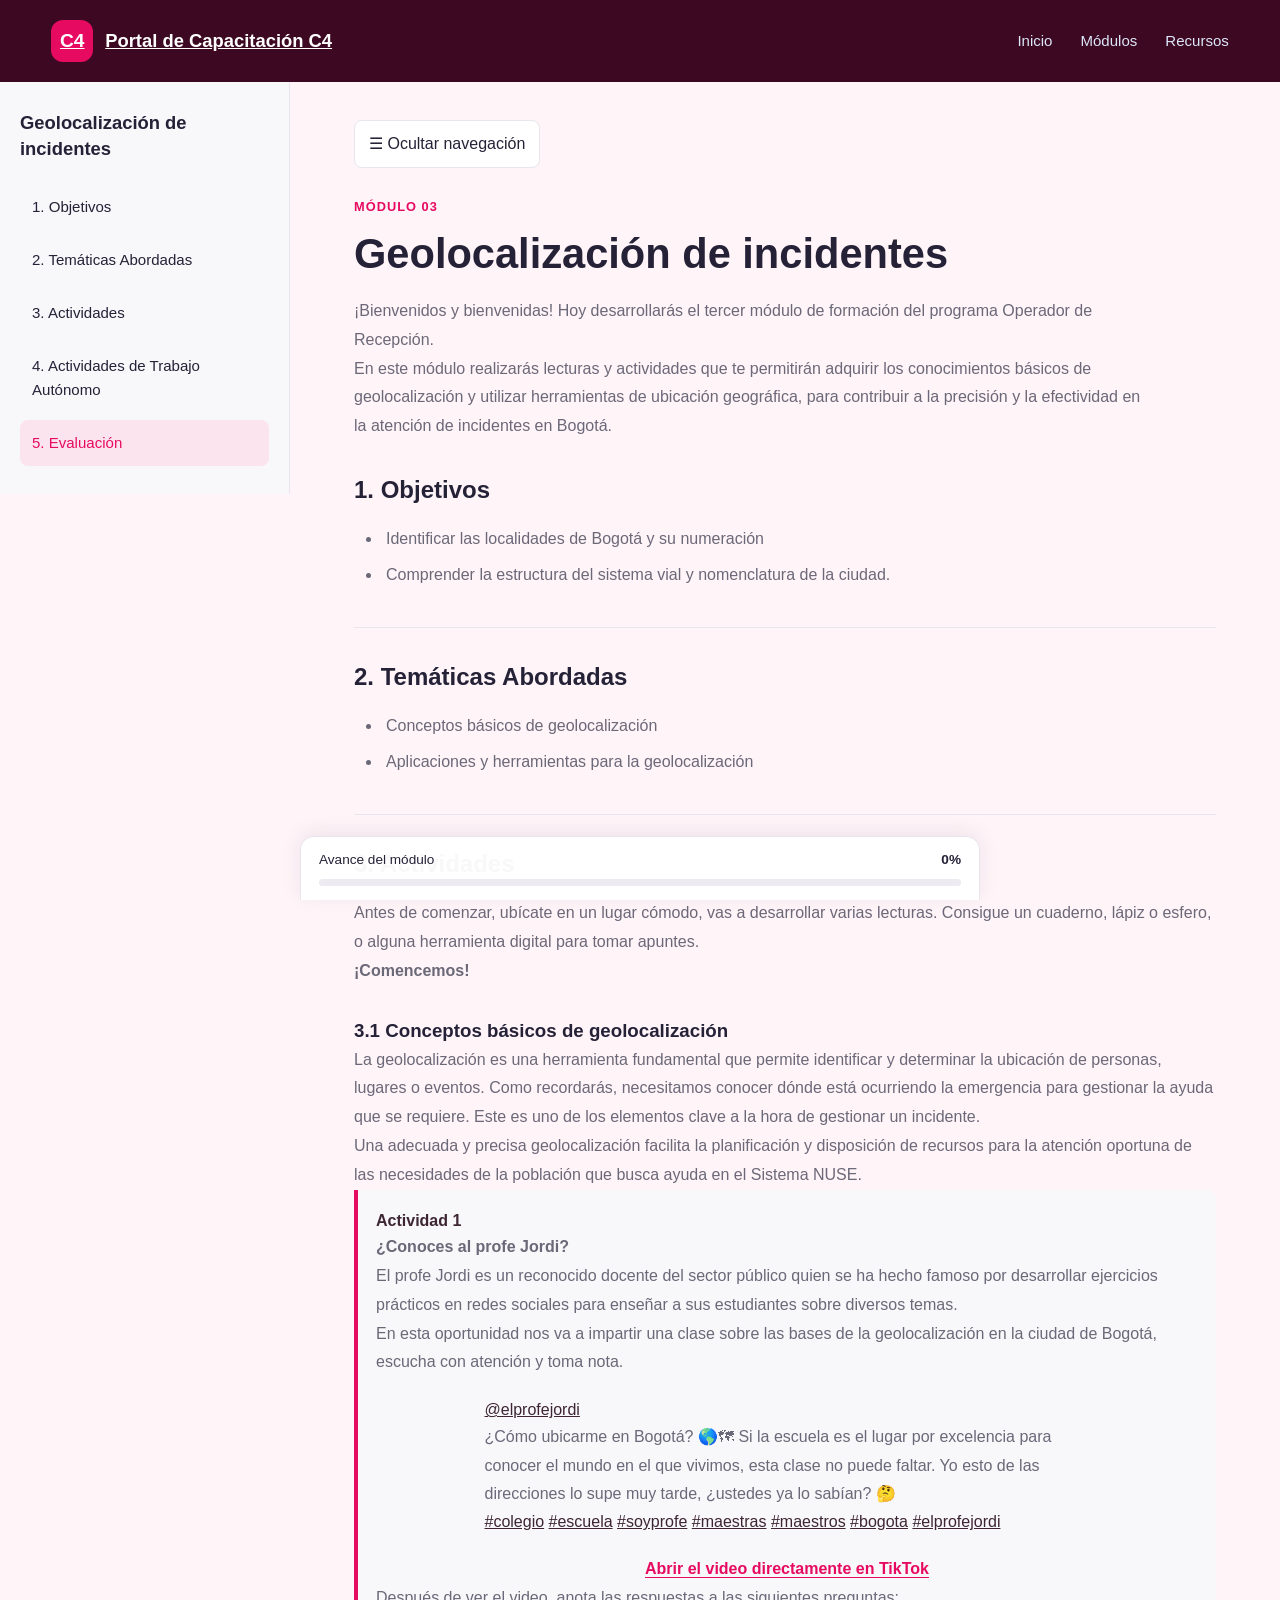
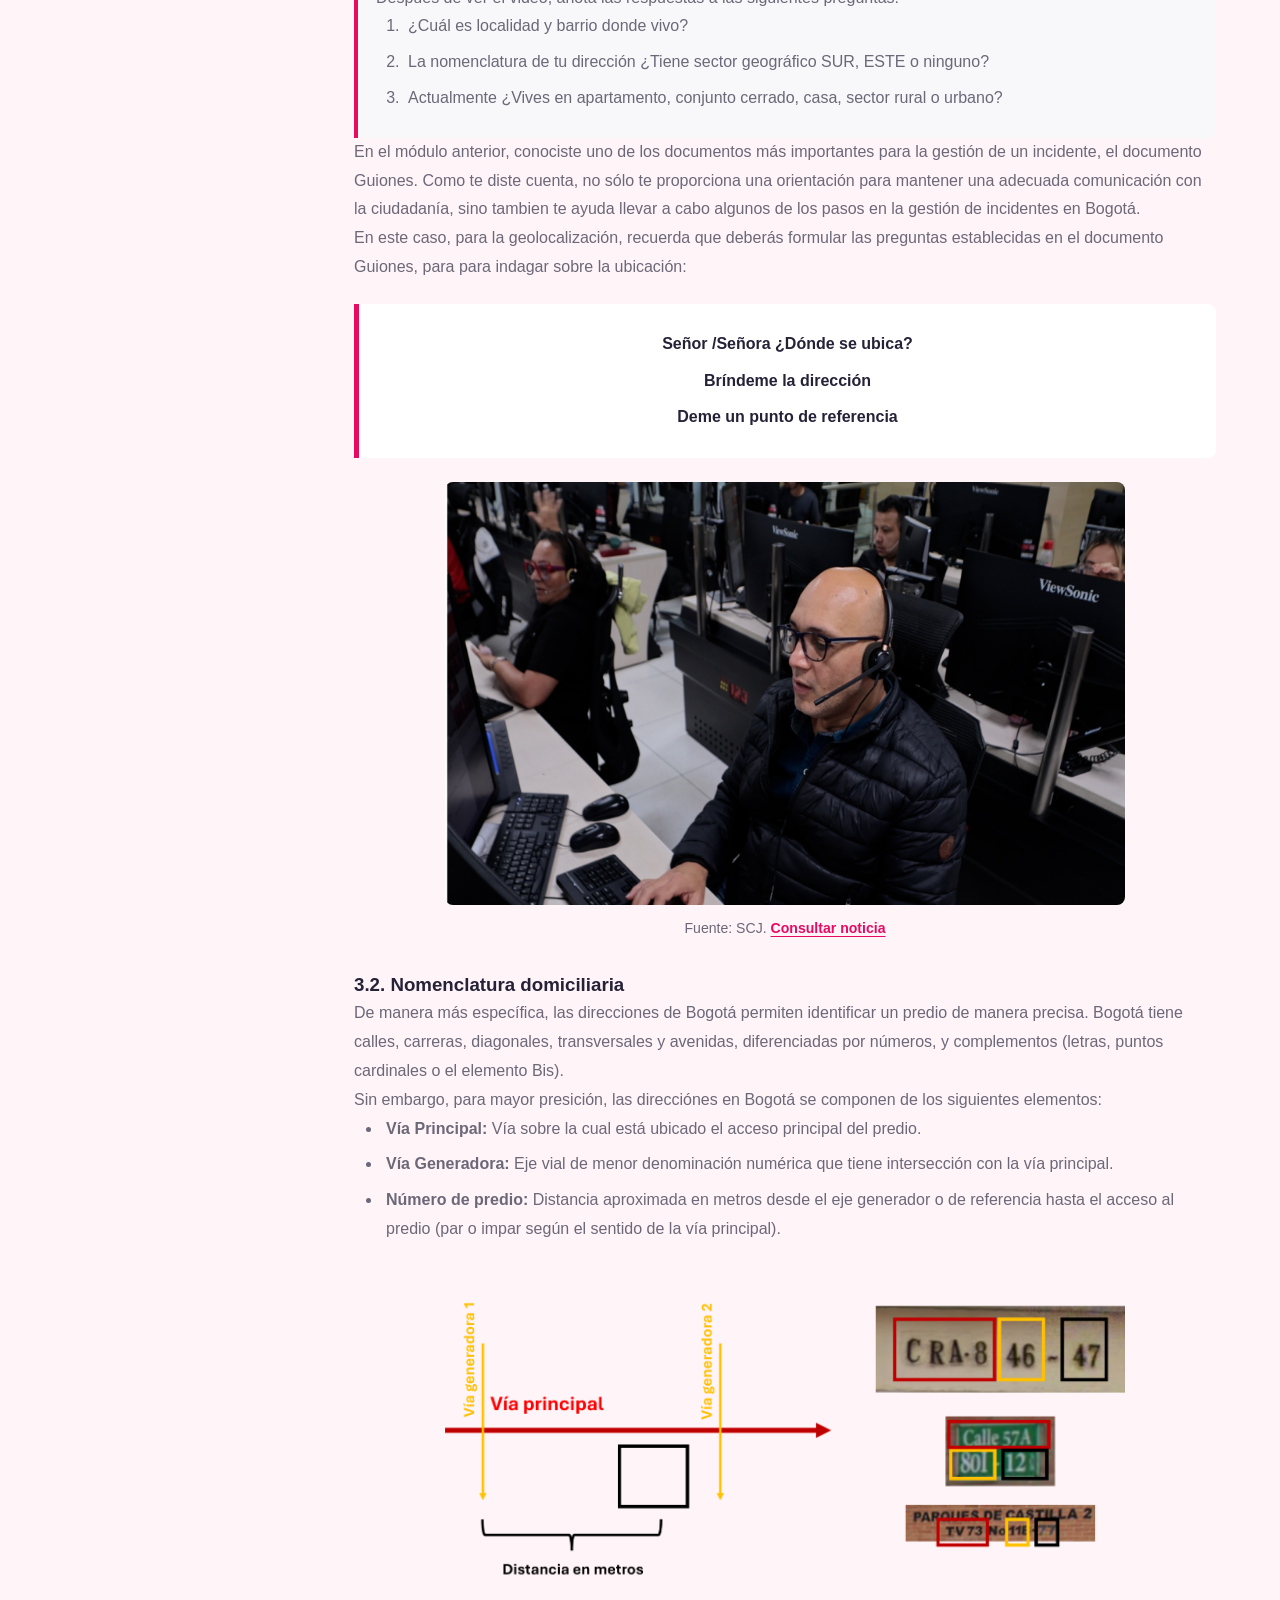
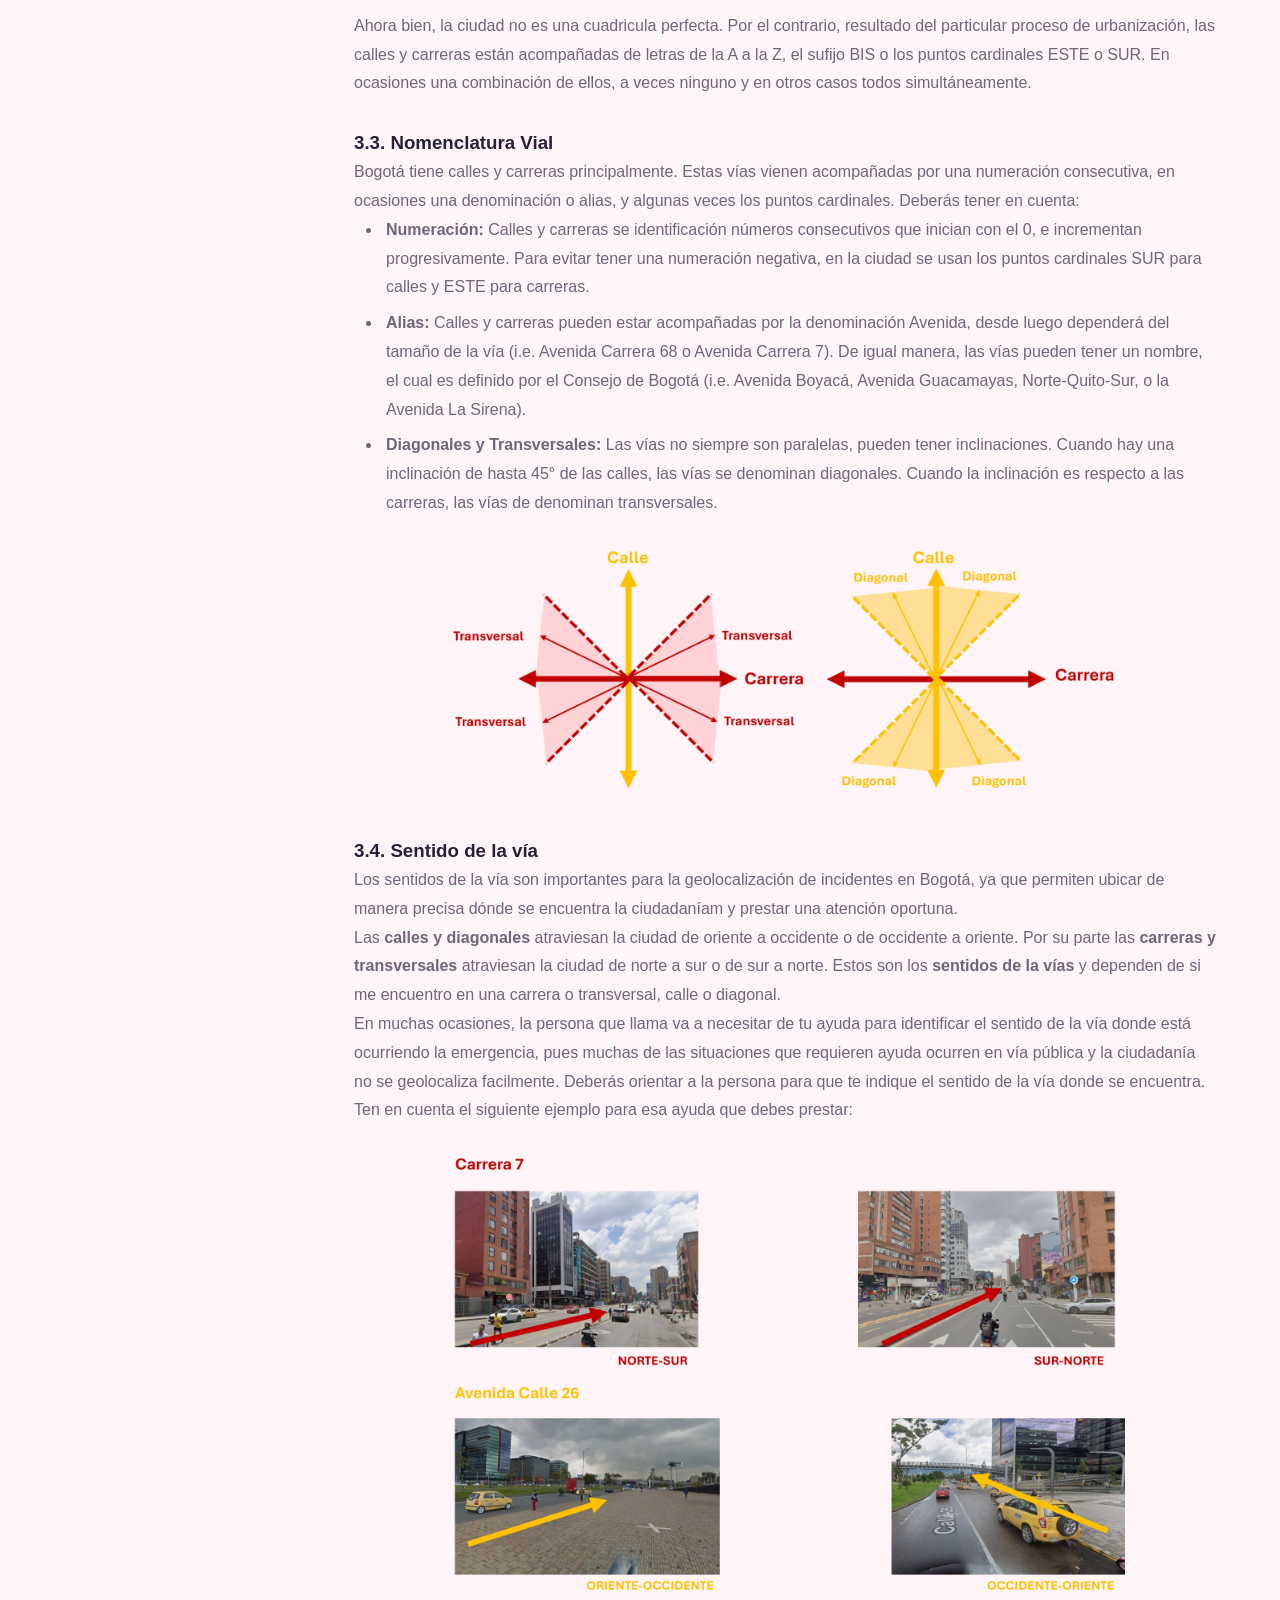
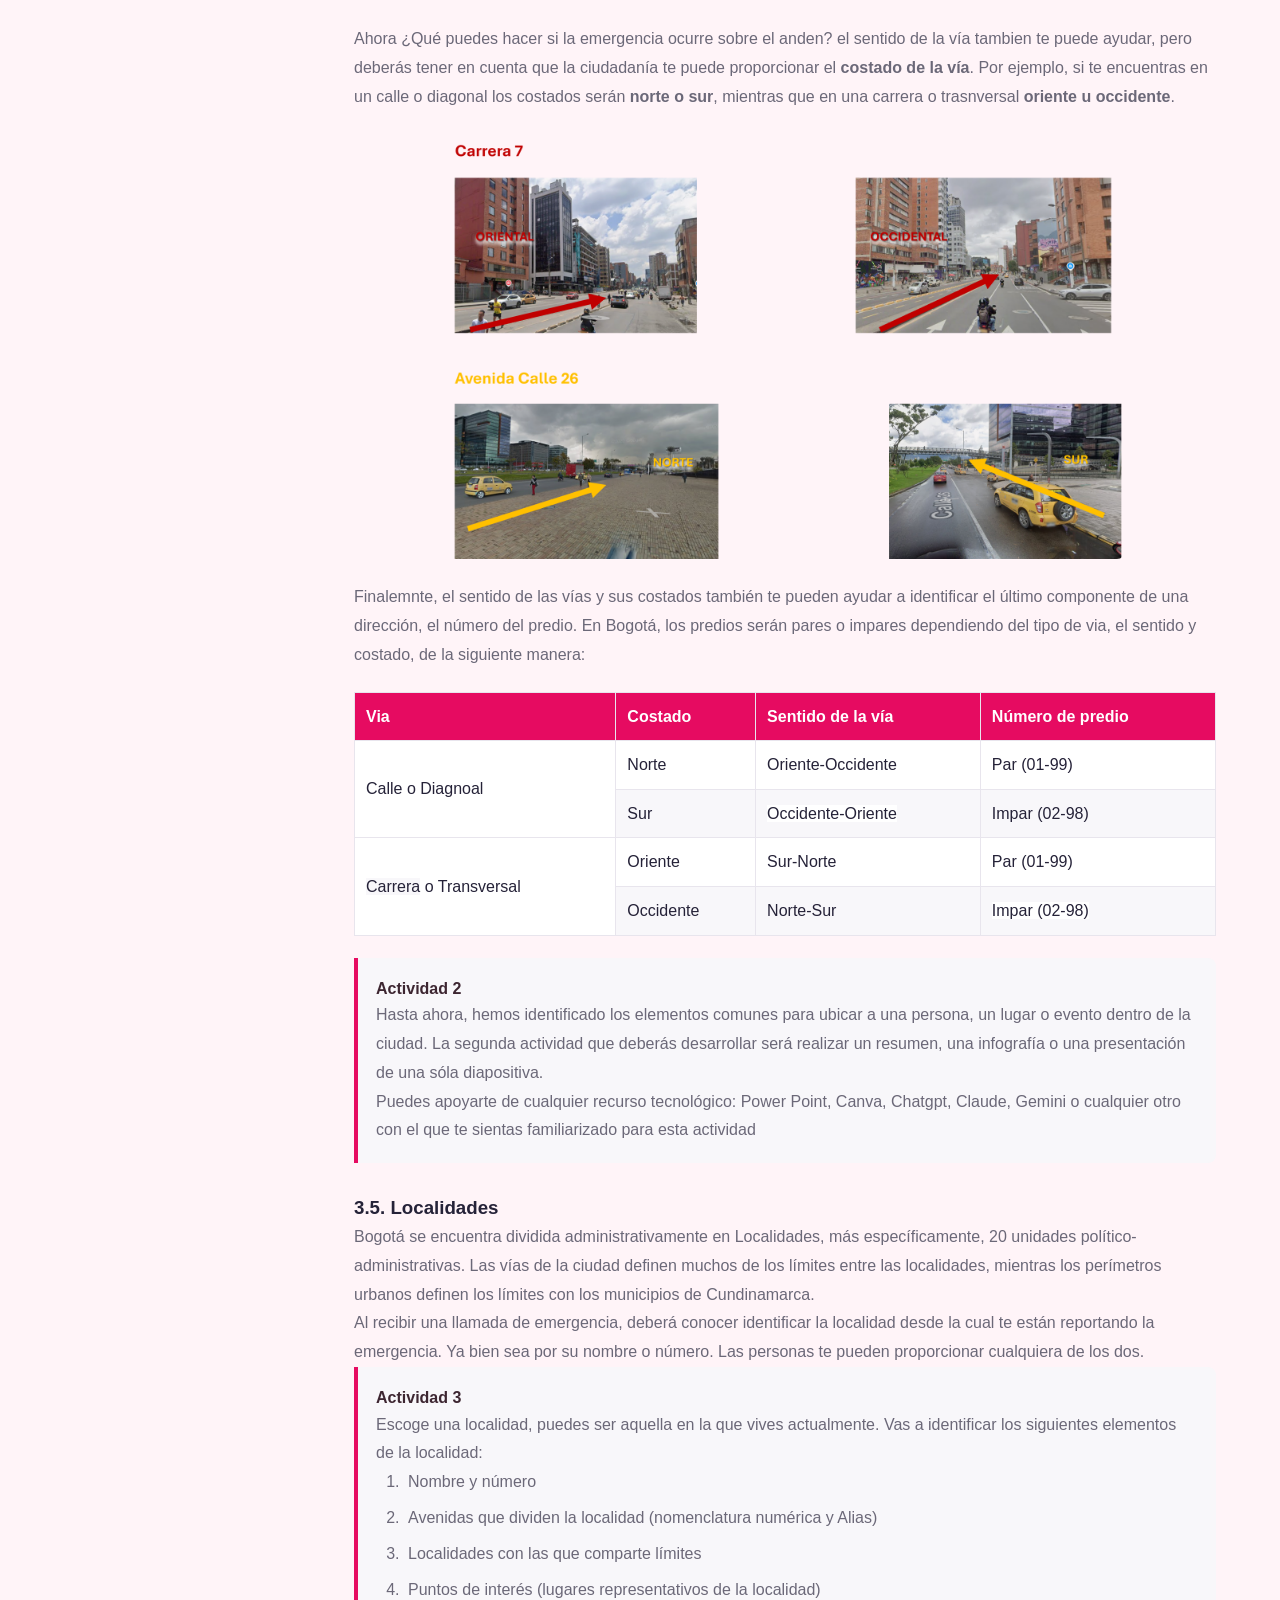
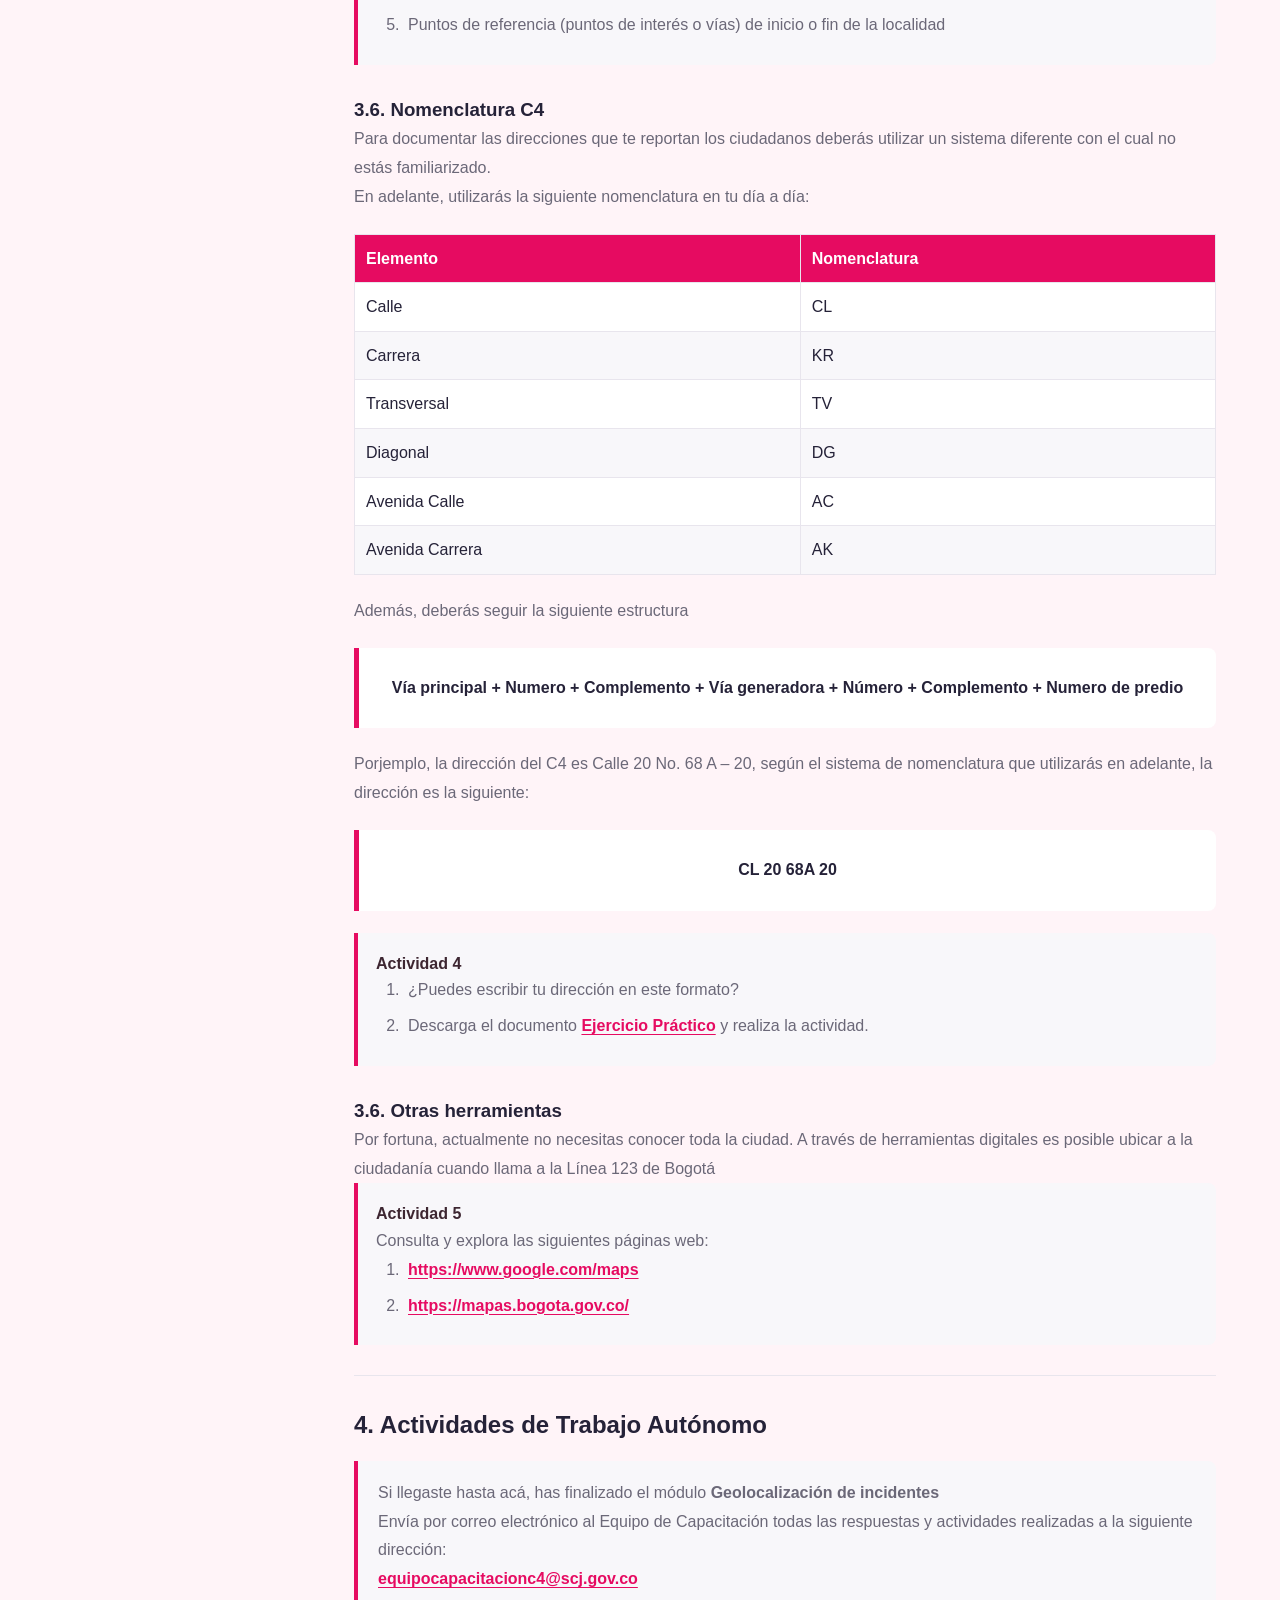
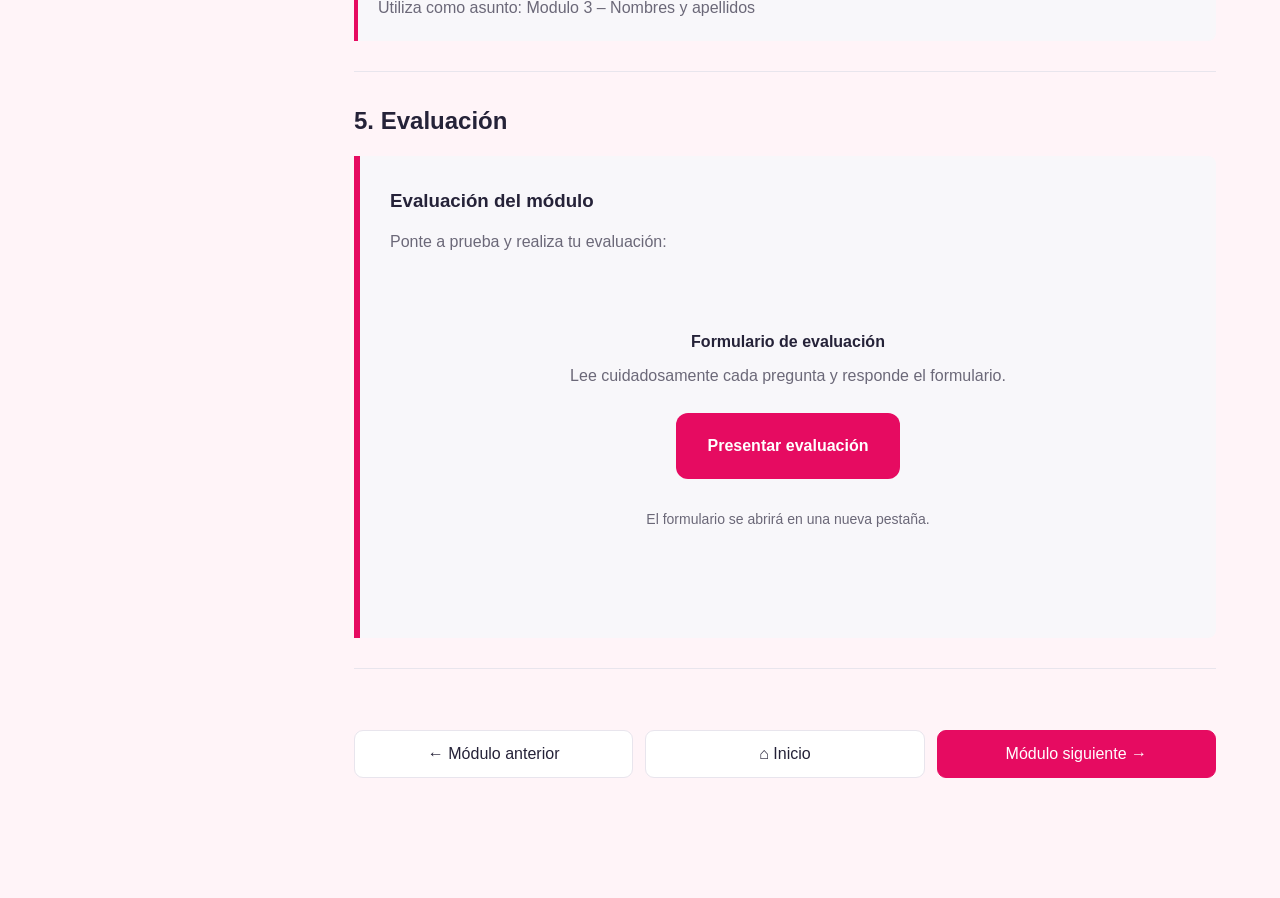
<file: modulos/geolocalizacion-incidentes.html>
<!DOCTYPE html>
<html lang="es">
<head>
    <link rel="icon" type="image/png" href="/operadoresC4/assets/img/logo.png">
    <meta charset="UTF-8">
    <meta name="viewport" content="width=device-width, initial-scale=1.0">
    <meta name="theme-color" content="#E60B61">
    <title>Geolocalización de incidentes | Portal C4</title>
    <link rel="stylesheet" href="../assets/css/style.css">

    <style>
        :root {
            --pink: #E60B61;
            --dark: #252238;
            --muted: #6B6878;
            --border: #E8E5ED;
            --background: #F8F7FA;
        }

        html {
            scroll-behavior: smooth;
            scroll-padding-top: 24px;
        }

        body {
            margin: 0;
            padding-bottom: 82px;
        }

        .module-layout {
            display: flex;
            min-height: calc(100vh - 140px);
        }

        .module-sidebar {
            width: 290px;
            flex-shrink: 0;
            align-self: flex-start;
            position: sticky;
            top: 16px;
            max-height: calc(100vh - 32px);
            overflow-y: auto;
            padding: 28px 20px;
            border-right: 1px solid var(--border);
            background: var(--background);
        }

        .module-sidebar h2 {
            color: var(--dark);
            font-size: 1.15rem;
            line-height: 1.4;
            margin: 0 0 22px;
        }

        .module-sidebar nav {
            display: grid;
            gap: 7px;
        }

        .module-sidebar nav a {
            display: block;
            padding: 11px 12px;
            border-radius: 8px;
            color: var(--dark);
            text-decoration: none;
            font-size: .94rem;
        }

        .module-sidebar nav a:hover,
        .module-sidebar nav a.active {
            background: #FCE4EF;
            color: var(--pink);
        }

        .module-main {
            min-width: 0;
            flex: 1;
            padding: 38px clamp(20px, 5vw, 72px);
        }

        .module-toolbar {
            margin-bottom: 25px;
        }

        .module-toggle {
            padding: 10px 14px;
            border: 1px solid var(--border);
            border-radius: 8px;
            background: #FFFFFF;
            color: var(--dark);
            cursor: pointer;
            font: inherit;
        }

        .module-label {
            display: inline-block;
            margin-bottom: 12px;
            color: var(--pink);
            font-size: .8rem;
            font-weight: 700;
            letter-spacing: .08em;
        }

        .module-title {
            margin: 0 0 18px;
            color: var(--dark);
            font-size: clamp(1.8rem, 4vw, 2.6rem);
            line-height: 1.2;
        }

        .module-intro {
            max-width: 800px;
            color: var(--muted);
            line-height: 1.8;
        }

        .module-content-section {
            padding: 30px 0;
            border-bottom: 1px solid var(--border);
            scroll-margin-top: 24px;
        }

        .module-content-section h2 {
            margin: 0 0 16px;
            color: var(--dark);
            font-size: 1.5rem;
        }

        .module-content-section h3 {
            margin-top: 30px;
            color: var(--dark);
        }

        .module-content-section p,
        .module-content-section li {
            color: var(--muted);
            line-height: 1.8;
        }

        .module-content-section li {
            margin-bottom: 7px;
        }

        .module-placeholder {
            padding: 18px 20px;
            border-left: 4px solid var(--pink);
            border-radius: 0 8px 8px 0;
            background: var(--background);
        }

        .activity-card {
            margin: 26px 0;
            padding: 22px;
            border-radius: 12px;
            background: var(--background);
        }

        .activity-card h3,
        .activity-card h4 {
            margin-top: 0;
            color: var(--dark);
        }

        .module-link {
            color: var(--pink);
            font-weight: 600;
            text-decoration: underline;
            text-underline-offset: 3px;
        }

        .module-link:hover {
            color: #A90849;
        }

        .module-image {
            display: block;
            width: 100%;
            max-width: 680px;
            height: auto;
            margin: 24px auto;
            border-radius: 8px;
        }

        .module-caption {
            margin-top: -12px;
            color: var(--muted);
            font-size: .88rem;
            text-align: center;
        }

        .module-callout {
            margin: 22px 0;
            padding: 18px;
            border-left: 5px solid var(--pink);
            border-radius: 0 8px 8px 0;
            background: #FFFFFF;
        }

        .module-callout p {
            margin: 8px 0;
            color: var(--dark);
            text-align: center;
        }

        .module-video {
            width: 100%;
            max-width: 605px;
            margin: 20px auto;
        }

        .module-video iframe {
            display: block;
            width: 100%;
            min-height: 500px;
            border: 0;
            border-radius: 10px;
        }

        .module-table-wrap {
            width: 100%;
            margin: 22px 0;
            overflow-x: auto;
        }

        .module-table {
            width: 100%;
            min-width: 420px;
            border-collapse: collapse;
            color: var(--dark);
        }

        .module-table th {
            padding: 11px;
            border: 1px solid var(--border);
            background: var(--pink);
            color: #FFFFFF;
            text-align: left;
        }

        .module-table td {
            padding: 11px;
            border: 1px solid var(--border);
            background: #FFFFFF;
        }

        .module-table tbody tr:nth-child(even) td {
            background: var(--background);
        }

        .module-navigation {
            display: grid;
            grid-template-columns: repeat(3, minmax(0, 1fr));
            gap: 12px;
            margin-top: 36px;
            padding-top: 25px;
        }

        .module-navigation a {
            display: flex;
            align-items: center;
            justify-content: center;
            min-height: 46px;
            padding: 10px;
            border: 1px solid var(--border);
            border-radius: 9px;
            background: #FFFFFF;
            color: var(--dark);
            text-align: center;
            text-decoration: none;
        }

        .module-navigation a:last-child {
            border-color: var(--pink);
            background: var(--pink);
            color: #FFFFFF;
        }

        .module-progress {
            position: fixed;
            z-index: 1000;
            bottom: 0;
            left: 50%;
            width: min(680px, calc(100% - 32px));
            padding: 12px 18px 14px;
            transform: translateX(-50%);
            border: 1px solid var(--border);
            border-bottom: 0;
            border-radius: 14px 14px 0 0;
            background: rgba(255,255,255,.97);
            box-shadow: 0 -4px 20px rgba(37,34,56,.08);
        }

        .module-progress-heading {
            display: flex;
            justify-content: space-between;
            gap: 12px;
            margin-bottom: 8px;
            color: var(--dark);
            font-size: .85rem;
        }

        .module-progress-track {
            height: 7px;
            overflow: hidden;
            border-radius: 99px;
            background: #EEEAF1;
        }

        .module-progress-fill {
            width: 0;
            height: 100%;
            border-radius: inherit;
            background: var(--pink);
            transition: width .15s linear;
        }

        .module-sidebar-hidden .module-sidebar {
            display: none;
        }

        .module-sidebar-hidden .module-main {
            padding-right: clamp(20px, 8vw, 110px);
            padding-left: clamp(20px, 8vw, 110px);
        }

        @media (max-width: 760px) {
            .module-layout {
                display: block;
            }

            .module-sidebar {
                position: relative;
                top: auto;
                width: auto;
                max-height: none;
                overflow-y: visible;
                box-sizing: border-box;
                padding: 20px;
                border-right: 0;
                border-bottom: 1px solid var(--border);
            }

            .module-main {
                padding: 25px 20px;
            }

            .module-navigation {
                grid-template-columns: 1fr;
            }

            .module-sidebar-hidden .module-main {
                padding: 25px 20px;
            }

            .module-video iframe {
                min-height: 420px;
            }
        }
    </style>
</head>

<body>
<header>
    <div class="navbar">
        <a class="logo" href="../index.html" aria-label="Volver al Portal C4">
            <span class="logo-mark" aria-hidden="true">C4</span>
            <span>Portal de Capacitación C4</span>
        </a>
        <nav class="nav-links" aria-label="Navegación principal">
            <a href="../index.html">Inicio</a>
            <a href="../index.html#formacion">Módulos</a>
            <a href="../index.html#recursos">Recursos</a>
        </nav>
    </div>
</header>

<div class="module-layout" id="moduleLayout">
    <aside class="module-sidebar" id="moduleSidebar">
        <h2>Geolocalización de incidentes</h2>
        <nav aria-label="Apartados del módulo">
            <a href="#objetivos" class="active">1. Objetivos</a>
            <a href="#tematicas">2. Temáticas Abordadas</a>
            <a href="#actividades">3. Actividades</a>
            <a href="#trabajo-autonomo">4. Actividades de Trabajo Autónomo</a>
            <a href="#evaluacion">5. Evaluación</a>
        </nav>
    </aside>

    <main class="module-main">
        <div class="module-toolbar">
            <button class="module-toggle" id="toggleSidebar"
                type="button" aria-controls="moduleSidebar"
                aria-expanded="true">
                ☰ Ocultar navegación
            </button>
        </div>

        <span class="module-label">MÓDULO 03</span>
        <h1 class="module-title">Geolocalización de incidentes</h1>

        <div class="module-intro">
            <p>¡Bienvenidos y bienvenidas! Hoy desarrollarás el tercer módulo de formación del programa Operador de Recepción.</p>
            <p>En este módulo realizarás lecturas y actividades que te permitirán adquirir los conocimientos básicos de geolocalización y utilizar herramientas de ubicación geográfica, para contribuir a la precisión y la efectividad en la atención de incidentes en Bogotá.</p>
        </div>

        <section class="module-content-section" id="objetivos">
            <h2>1. Objetivos</h2>
           
                <ul>
                    <li>Identificar las localidades de Bogotá y su numeración</li>
                    <li>Comprender la estructura del sistema vial y nomenclatura de la ciudad.</li>
                </ul>
           
        </section>

        <section class="module-content-section" id="tematicas">
            <h2>2. Temáticas Abordadas</h2>
            
                <ul>
                    <li>Conceptos básicos de geolocalización</li>
                    <li>Aplicaciones y herramientas para la geolocalización</li>
                </ul>
           
        </section>

        <section class="module-content-section" id="actividades">
            <h2>3. Actividades</h2>
        
                <p>Antes de comenzar, ubícate en un lugar cómodo, vas a desarrollar varias lecturas. Consigue un cuaderno, lápiz o esfero, o alguna herramienta digital para tomar apuntes.</p>
                <p><strong>¡Comencemos!</strong></p>

                <h3>3.1 Conceptos básicos de geolocalización</h3>
                <p> La geolocalización es una herramienta fundamental que permite identificar y determinar la ubicación de personas, lugares o eventos. 
                    Como recordarás, necesitamos conocer dónde está ocurriendo la emergencia para gestionar la ayuda que se requiere.
                    Este es uno de los elementos clave a la hora de gestionar un incidente.</p>
                <p> Una adecuada y precisa geolocalización facilita la planificación y disposición 
                    de recursos para la atención oportuna de las necesidades de la población que 
                    busca ayuda en el Sistema NUSE.</p>

                <div style="padding:18px; border-left:4px solid #E60B61; background:#F8F7FA; border-radius:0 8px 8px 0;">
                    <h4>Actividad 1</h4>
                    <p><strong>¿Conoces al profe Jordi?</strong></p>
                    <p>El profe Jordi es un reconocido docente del sector público quien se ha hecho famoso por desarrollar 
                        ejercicios prácticos en redes sociales para enseñar a sus estudiantes sobre diversos temas.</p>
                    
                    <p>En esta oportunidad nos va a impartir una clase sobre las bases de la geolocalización en la 
                        ciudad de Bogotá, escucha con atención y toma nota.</p>

                    <div class="module-video">
                        <blockquote class="tiktok-embed"
                            cite="https://www.tiktok.com/@elprofejordi/video/7482020604091321605"
                            data-video-id="7482020604091321605"
                            style="max-width:605px;min-width:325px;margin:0 auto;">
                            <section>
                                <a target="_blank" rel="noopener noreferrer"
                                   href="https://www.tiktok.com/@elprofejordi?refer=embed">@elprofejordi</a>
                                <p>¿Cómo ubicarme en Bogotá? 🌎🗺 Si la escuela es el lugar por excelencia para conocer el mundo en el que vivimos, esta clase no puede faltar. Yo esto de las direcciones lo supe muy tarde, ¿ustedes ya lo sabían? 🤔</p>
                                <a target="_blank" rel="noopener noreferrer"
                                   href="https://www.tiktok.com/tag/colegio?refer=embed">#colegio</a>
                                <a target="_blank" rel="noopener noreferrer"
                                   href="https://www.tiktok.com/tag/escuela?refer=embed">#escuela</a>
                                <a target="_blank" rel="noopener noreferrer"
                                   href="https://www.tiktok.com/tag/soyprofe?refer=embed">#soyprofe</a>
                                <a target="_blank" rel="noopener noreferrer"
                                   href="https://www.tiktok.com/tag/maestras?refer=embed">#maestras</a>
                                <a target="_blank" rel="noopener noreferrer"
                                   href="https://www.tiktok.com/tag/maestros?refer=embed">#maestros</a>
                                <a target="_blank" rel="noopener noreferrer"
                                   href="https://www.tiktok.com/tag/bogota?refer=embed">#bogota</a>
                                <a target="_blank" rel="noopener noreferrer"
                                   href="https://www.tiktok.com/tag/elprofejordi?refer=embed">#elprofejordi</a>
                            </section>
                        </blockquote>
                    </div>
                    <script async src="https://www.tiktok.com/embed.js"></script>
                    <p style="text-align:center">
                        <a class="module-link"
                           href="https://www.tiktok.com/@elprofejordi/video/7482020604091321605"
                           target="_blank" rel="noopener noreferrer">
                            Abrir el video directamente en TikTok
                        </a>
                    </p>

                    <p>Después de ver el video, anota las respuestas a las siguientes preguntas:</p>
                    <ol>
                        <li>¿Cuál es localidad y barrio donde vivo?</li>
                        <li>La nomenclatura de tu dirección ¿Tiene sector geográfico SUR, ESTE o ninguno?</li>
                        <li>Actualmente ¿Vives en apartamento, conjunto cerrado, casa, sector rural o urbano?</li>
                    </ol>
                </div>
                    <p> En el módulo anterior, conociste uno de los documentos más importantes para la gestión de un 
                        incidente, el documento Guiones. Como te diste cuenta, no sólo te proporciona una orientación
                        para mantener una adecuada comunicación con la ciudadanía, sino tambien te ayuda llevar a cabo
                        algunos de los pasos en la gestión de incidentes en Bogotá.
                    </p>
                    <p>
                        En este caso, para la geolocalización, recuerda que deberás formular las preguntas establecidas
                        en el documento Guiones, para para indagar sobre la ubicación:</p>

                    <div class="module-callout">
                        <p><strong>Señor /Señora ¿Dónde se ubica?</strong></p>
                        <p><strong>Bríndeme la dirección</strong></p>
                        <p><strong>Deme un punto de referencia</strong></p>
                    </div>

                    <figure>
                        <img class="module-image"
                            src="../assets/img_modulo3/modulo3-personal-c4.png"
                            alt="Imagen del personal del C4"
                            loading="lazy">
                        <figcaption class="module-caption">
                            Fuente: SCJ.
                            <a class="module-link"
                               href="https://scj.gov.co/prensa/noticias/mas-llamadas-la-linea-123-no-significan-mas-delitos-sino-mas-confianza-de-la"
                               target="_blank" rel="noopener noreferrer">
                                Consultar noticia
                            </a>
                        </figcaption>
                    </figure>

                <h3>3.2. Nomenclatura domiciliaria</h3>
            
                <p> 
                    De manera más específica, las direcciones de Bogotá permiten identificar un predio de manera precisa. 
                    Bogotá tiene calles, carreras, diagonales, transversales y avenidas, diferenciadas por números, y 
                    complementos (letras, puntos cardinales o el elemento Bis).
                </p>
                <p> 
                    Sin embargo, para mayor presición, las direcciónes en Bogotá se componen de los siguientes elementos:</p>
                </p>
                    <ul>
                    <li><strong>Vía Principal:</strong> Vía sobre la cual está ubicado el acceso principal del predio.</p>
                    <li><strong>Vía Generadora:</strong> Eje vial de menor denominación numérica que tiene intersección con la 
                                vía principal.</p>
                    <li><strong>Número de predio:</strong> Distancia aproximada en metros desde el eje generador o de referencia 
                                hasta el acceso al predio (par o impar según el sentido de la vía principal).</p>
                    </ul>
                        
                <figure>
                    <img class="module-image"
                        src="../assets/img_modulo3/modulo3-diagrama-nomenclatura-domiciliaria.png"
                        alt="Diagrama original de nomenclatura domiciliaria extraído del material de formación"
                        loading="lazy">
                </figure>

                <p> Ahora bien, la ciudad no es una cuadricula perfecta. Por el contrario, resultado del particular proceso de 
                    urbanización, las calles y carreras están acompañadas de letras de la A a la Z, el sufijo BIS o los puntos 
                    cardinales ESTE o SUR. En ocasiones una combinación de ellos, a veces ninguno y en otros casos todos 
                    simultáneamente.
                </p>

                <h3>3.3. Nomenclatura Vial</h3>
                
                <p>Bogotá tiene calles y carreras principalmente. Estas vías vienen acompañadas por una numeración consecutiva, 
                    en ocasiones una denominación o alias, y algunas veces los puntos cardinales. Deberás tener en cuenta:</p>
                    
                    <ul>
                    <li><strong>Numeración:</strong> Calles y carreras se identificación números consecutivos que inician con 
                                el 0, e incrementan progresivamente. Para evitar tener una numeración negativa, en la ciudad 
                                se usan los puntos cardinales SUR para calles y ESTE para carreras.</p>
                    <li><strong>Alias:</strong> Calles y carreras pueden estar acompañadas por la denominación Avenida, 
                                desde luego dependerá del tamaño de la vía (i.e. Avenida Carrera 68 o Avenida Carrera 7).
                                De igual manera, las vías pueden tener un nombre, el cual es definido por el Consejo de Bogotá 
                                (i.e. Avenida Boyacá, Avenida Guacamayas, Norte-Quito-Sur, o la Avenida La Sirena).</p>
                    <li><strong>Diagonales y Transversales:</strong> Las vías no siempre son paralelas, pueden tener 
                                inclinaciones. Cuando hay una inclinación de hasta 45° de las calles, las vías se denominan
                                diagonales. Cuando la inclinación es respecto a las carreras, las vías de denominan transversales.</p>
                    </ul>
                <figure>
                    <img class="module-image"
                        src="../assets/img_modulo3/modulo3-diagrama-diagonales-transversales.png"
                        alt="Diagrama original de diagonales y transversales"
                        loading="lazy">
                </figure>

                <h3>3.4. Sentido de la vía</h3>
                <p> Los sentidos de la vía son importantes para la geolocalización de incidentes en Bogotá, ya que permiten ubicar de 
                    manera precisa dónde se encuentra la ciudadaníam y prestar una atención oportuna. 
                </p>            
                <p> Las <strong>calles y diagonales</strong> atraviesan la ciudad de oriente a occidente o de occidente a oriente. Por su parte 
                    las <strong>carreras y transversales</strong> atraviesan la ciudad de norte a sur o de sur a norte. Estos son los <strong>sentidos
                    de la vías</strong> y dependen de si me encuentro en una carrera o transversal, calle o diagonal.
                </p>
                <p>
                    En muchas ocasiones, la persona que llama va a necesitar de tu ayuda para identificar el sentido de la vía donde está ocurriendo
                    la emergencia, pues muchas de las situaciones que requieren ayuda ocurren en vía pública y la ciudadanía no se geolocaliza
                    facilmente. Deberás orientar a la persona para que te indique el sentido de la vía donde se encuentra. Ten en cuenta el siguiente 
                    ejemplo para esa ayuda que debes prestar:

                <figure>
                    <img class="module-image"
                        src="../assets/img_modulo3/modulo3-diagrama-sentido-vias.png"
                        alt="Diagrama original sobre el sentido de las vías"
                        loading="lazy">
                </figure>

                <p>
                    Ahora ¿Qué puedes hacer si la emergencia ocurre sobre el anden? el sentido de la vía tambien te puede ayudar, pero deberás tener en cuenta
                    que la ciudadanía te puede proporcionar el <strong>costado de la vía</strong>. Por ejemplo, si te encuentras en un calle o diagonal los
                    costados serán <strong>norte o sur</strong>, mientras que en una carrera o trasnversal <strong>oriente u occidente</strong>.
                </p>

                <figure>
                    <img class="module-image"
                        src="../assets/img_modulo3/modulo3-diagrama-costados-vias.png"
                        alt="Diagrama original sobre el sentido de las vías"
                        loading="lazy">
                </figure>

                <p>
                    Finalemnte, el sentido de las vías y sus costados también te pueden ayudar a identificar el último componente de una dirección,
                    el número del predio. En Bogotá, los predios serán pares o impares dependiendo del tipo de via, el sentido y costado, de la
                    siguiente manera:                  
                </p>
                
            <div class="module-table-wrap">
                    <table class="module-table">
                      <tr>
                        <th class="tg-u48w"><span style="color:#FFF;background-color:#E60B61">Via</span></th>
                        <th class="tg-u48w"><span style="color:#FFF;background-color:#E60B61">Costado</span></th>
                        <th class="tg-703e"><span style="color:#FFF;background-color:#E60B61">Sentido de la vía</span></th>
                        <th class="tg-703e">Número de predio</th>
                      </tr>
                    </thead>
                    <tbody>
                      <tr>
                        <td class="tg-xg5h" rowspan="2"><span style="background-color:#FFF">Calle</span> o Diagnoal</td>
                        <td class="tg-6gwo"><span style="background-color:#FFF">Norte</span></td>
                        <td class="tg-a01a"><span style="background-color:#FFF">Oriente-Occidente</span></td>
                        <td class="tg-a01a">Par (01-99)</td>
                      </tr>
                      <tr>
                        <td class="tg-tfy7">Sur</td>
                        <td class="tg-tfy7"><span style="background-color:#FFF">Occidente-Oriente</span></td>
                        <td class="tg-tfy7">Impar (02-98)</td>
                      </tr>
                      <tr>
                        <td class="tg-dye5" rowspan="2"><span style="background-color:#F8F7FA">Carrera</span> o Transversal</td>
                        <td class="tg-kzun">Oriente</td>
                        <td class="tg-kzun">Sur-Norte</td>
                        <td class="tg-ximd"><span style="color:#252238;background-color:#FFF">Par (01-99)</span></td>
                      </tr>
                      <tr>
                        <td class="tg-xg5h">Occidente</td>
                        <td class="tg-tfy7">Norte-Sur</td>
                        <td class="tg-xg5h"><span style="color:#252238;background-color:#FFF">Impar (02-98)</span></td>
                      </tr>
                    </table>
                </div>
                    
                <div style="padding:18px; border-left:4px solid #E60B61; background:#F8F7FA; border-radius:0 8px 8px 0;">
                    <h4>Actividad 2</h4>
                    <p>Hasta ahora, hemos identificado los elementos comunes para ubicar a una persona, un lugar o evento dentro de la ciudad. La segunda actividad que deberás desarrollar será realizar un resumen, una infografía o una presentación de una sóla diapositiva.</p>
                    <p>Puedes apoyarte de cualquier recurso tecnológico: Power Point, Canva, Chatgpt, Claude, Gemini o cualquier otro con el que te sientas familiarizado para esta actividad</p>
                </div>

                <h3>3.5. Localidades</h3>
                <p>Bogotá se encuentra dividida administrativamente en Localidades, más específicamente, 20 unidades político-administrativas. Las vías de la ciudad definen muchos de los límites entre las localidades, mientras los perímetros urbanos definen los límites con los municipios de Cundinamarca.</p>
                <p>Al recibir una llamada de emergencia, deberá conocer identificar la localidad desde la cual te están reportando la emergencia. Ya bien sea por su nombre o número. Las personas te pueden proporcionar cualquiera de los dos.</p>

                <div style="padding:18px; border-left:4px solid #E60B61; background:#F8F7FA; border-radius:0 8px 8px 0;">
                    <h4>Actividad 3</h4>
                    <p>Escoge una localidad, puedes ser aquella en la que vives actualmente. Vas a identificar los siguientes elementos de la localidad:</p>
                    <ol>
                        <li>Nombre y número</li>
                        <li>Avenidas que dividen la localidad (nomenclatura numérica y Alias)</li>
                        <li>Localidades con las que comparte límites</li>
                        <li>Puntos de interés (lugares representativos de la localidad)</li>
                        <li>Puntos de referencia (puntos de interés o vías) de inicio o fin de la localidad</li>
                    </ol>
                </div>

                <h3>3.6. Nomenclatura C4</h3>
                <p>Para documentar las direcciones que te reportan los ciudadanos deberás utilizar un sistema diferente con el cual no estás familiarizado.</p>
                <p>En adelante, utilizarás la siguiente nomenclatura en tu día a día:</p>

                <div class="module-table-wrap">
                    <table class="module-table">
                        <thead>
                            <tr>
                                <th>Elemento</th>
                                <th>Nomenclatura</th>
                            </tr>
                        </thead>
                        <tbody>
                            <tr><td>Calle</td><td>CL</td></tr>
                            <tr><td>Carrera</td><td>KR</td></tr>
                            <tr><td>Transversal</td><td>TV</td></tr>
                            <tr><td>Diagonal</td><td>DG</td></tr>
                            <tr><td>Avenida Calle</td><td>AC</td></tr>
                            <tr><td>Avenida Carrera</td><td>AK</td></tr>
                        </tbody>
                    </table>
                </div>

                <p>Además, deberás seguir la siguiente estructura</p>
                <div class="module-callout">
                    <p><strong>Vía principal + Numero + Complemento + Vía generadora + Número + Complemento + Numero de predio</strong></p>
                </div>

                <p>Porjemplo, la dirección del C4 es Calle 20 No. 68 A – 20, según el sistema de nomenclatura que utilizarás en adelante, la dirección es la siguiente:</p>
                <div class="module-callout">
                    <p><strong>CL 20 68A 20</strong></p>
                </div>
            
                <div style="padding:18px; border-left:4px solid #E60B61; background:#F8F7FA; border-radius:0 8px 8px 0;">
                    <h4>Actividad 4</h4>
                    <ol>
                        <li>¿Puedes escribir tu dirección en este formato?</li>
                        <li>
                            Descarga el documento
                            <a class="module-link"
                               href="../assets/documentos/modulo3/Ejercicio_practico_modulo3.pdf"
                               target="_blank"
                               rel="noopener noreferrer">Ejercicio Práctico</a>
                            y realiza la actividad.
                        </li>
                    </ol>
                </div>

                <h3>3.6. Otras herramientas</h3>
                <p>Por fortuna, actualmente no necesitas conocer toda la ciudad. A través de herramientas digitales es posible ubicar a la ciudadanía cuando llama a la Línea 123 de Bogotá</p>

               <div style="padding:18px; border-left:4px solid #E60B61; background:#F8F7FA; border-radius:0 8px 8px 0;">                    
                   <h4>Actividad 5</h4>
                    <p>Consulta y explora las siguientes páginas web:</p>
                    <ol>
                        <li><a class="module-link" href="https://www.google.com/maps" target="_blank" rel="noopener noreferrer">https://www.google.com/maps</a></li>
                        <li><a class="module-link" href="https://mapas.bogota.gov.co/" target="_blank" rel="noopener noreferrer">https://mapas.bogota.gov.co/</a></li>
                    </ol>
                </div>
        
            
        </section>

        <section class="module-content-section" id="trabajo-autonomo">
            <h2>4. Actividades de Trabajo Autónomo</h2>
            <div class="module-placeholder">
                <p>Si llegaste hasta acá, has finalizado el módulo <strong>Geolocalización de incidentes</strong></p>
                <p>Envía por correo electrónico al Equipo de Capacitación todas las respuestas y actividades realizadas a la siguiente dirección:</p>
                <p><a class="module-link" href="mailto:equipocapacitacionc4@scj.gov.co">equipocapacitacionc4@scj.gov.co</a></p>
                <p>Utiliza como asunto: Modulo 3 – Nombres y apellidos</p>
            </div>
        </section>

        <section class="module-content-section" id="evaluacion">
            <h2>5. Evaluación</h2>
            <div class="module-placeholder" style="padding:30px;background:#F8F7FA;border-left:6px solid #E60B61;border-radius:0 8px 8px 0">
                <h3 style="margin:0 0 12px;color:#252238">Evaluación del módulo</h3>
                <p style="margin:0;color:#6B6878;line-height:1.8">Ponte a prueba y realiza tu evaluación:</p>
                <div style="margin:72px 0 76px;text-align:center">
                    <h4 style="margin:0 0 8px;color:#252238">Formulario de evaluación</h4>
                    <p style="margin:0 0 22px;color:#6B6878;line-height:1.8">Lee cuidadosamente cada pregunta y responde el formulario.</p>
                    <a href="https://forms.cloud.microsoft/r/ZC945FB46S"
                       target="_blank" rel="noopener noreferrer"
                       style="display:inline-block;padding:20px 32px;background:#E60B61;color:#FFFFFF;text-decoration:none;border-radius:12px;font-weight:700">
                        Presentar evaluación
                    </a>
                    <p style="margin:28px 0 0;font-size:14px;color:#6B6878">El formulario se abrirá en una nueva pestaña.</p>
                </div>
            </div>
        </section>

        <nav class="module-navigation" aria-label="Navegación entre módulos">
            <a href="recepcion-gestion-incidentes.html">← Módulo anterior</a>
            <a href="../index.html">⌂ Inicio</a>
            <a href="tipificacion-incidentes.html">Módulo siguiente →</a>
        </nav>
    </main>
</div>

<div class="module-progress" aria-label="Progreso de lectura">
    <div class="module-progress-heading">
        <span>Avance del módulo</span>
        <strong id="progressText">0%</strong>
    </div>
    <div class="module-progress-track"
         id="progressTrack"
         role="progressbar"
         aria-label="Porcentaje de avance del módulo"
         aria-valuemin="0"
         aria-valuemax="100"
         aria-valuenow="0">
        <div class="module-progress-fill" id="progressFill"></div>
    </div>
</div>

<script>
    const layout = document.getElementById("moduleLayout");
    const toggleButton = document.getElementById("toggleSidebar");
    const progressText = document.getElementById("progressText");
    const progressFill = document.getElementById("progressFill");
    const progressTrack = document.getElementById("progressTrack");
    const sections = document.querySelectorAll(".module-content-section");
    const sectionLinks = document.querySelectorAll(".module-sidebar nav a");

    toggleButton.addEventListener("click", () => {
        const hidden = layout.classList.toggle("module-sidebar-hidden");
        toggleButton.setAttribute("aria-expanded", String(!hidden));
        toggleButton.textContent = hidden
            ? "☰ Mostrar navegación"
            : "☰ Ocultar navegación";
    });

    function updateProgress() {
        const scrollableHeight =
            document.documentElement.scrollHeight - window.innerHeight;

        const progress = scrollableHeight <= 0
            ? 100
            : Math.round((window.scrollY / scrollableHeight) * 100);

        const boundedProgress = Math.max(0, Math.min(100, progress));

        progressText.textContent = boundedProgress + "%";
        progressFill.style.width = boundedProgress + "%";
        progressTrack.setAttribute("aria-valuenow", boundedProgress);
    }

    window.addEventListener("scroll", updateProgress, { passive: true });
    window.addEventListener("resize", updateProgress);
    window.addEventListener("load", updateProgress);

    const sectionObserver = new IntersectionObserver(entries => {
        entries.forEach(entry => {
            if (entry.isIntersecting) {
                sectionLinks.forEach(link => {
                    link.classList.toggle(
                        "active",
                        link.getAttribute("href") === "#" + entry.target.id
                    );
                });
            }
        });
    }, { rootMargin: "-15% 0px -65% 0px" });

    sections.forEach(section => sectionObserver.observe(section));

    sectionLinks.forEach(link => {
        link.addEventListener("click", () => {
            sectionLinks.forEach(item => item.classList.remove("active"));
            link.classList.add("active");
        });
    });
</script>
</body>
</html>
</file>
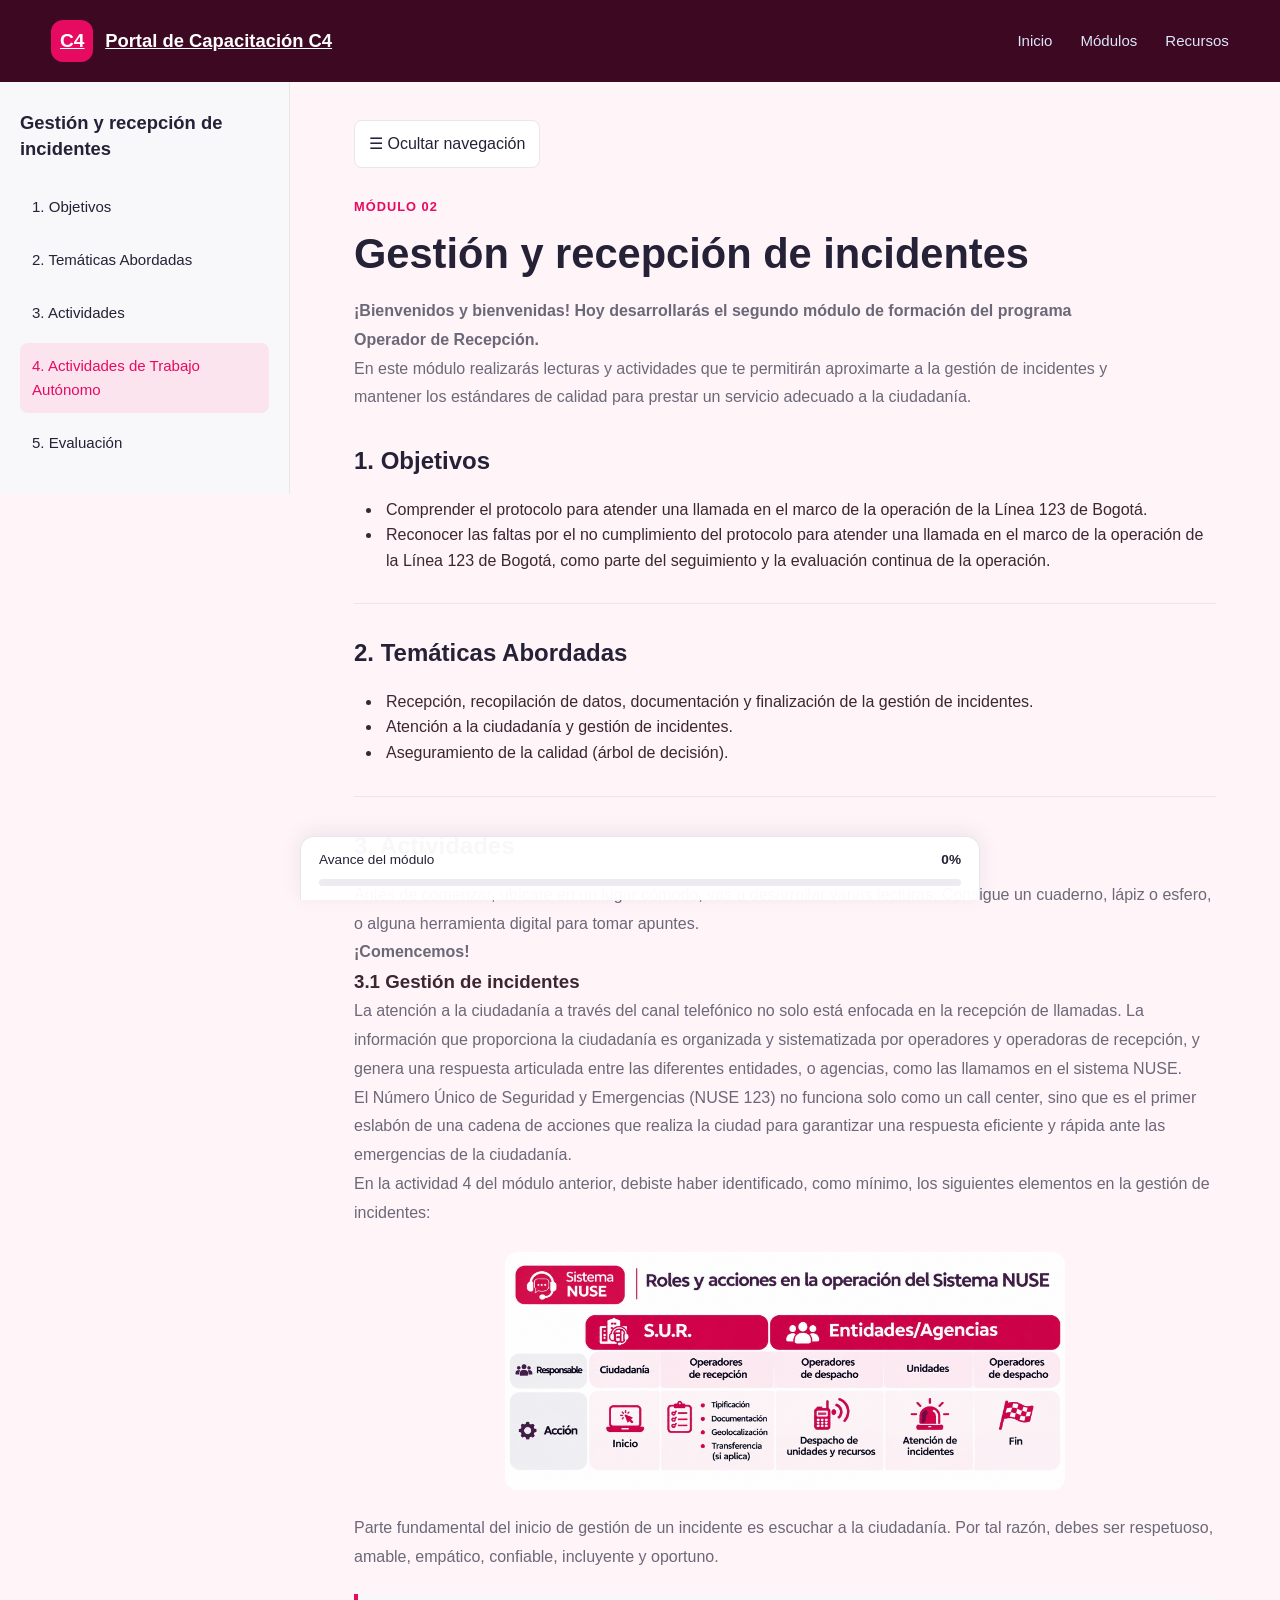
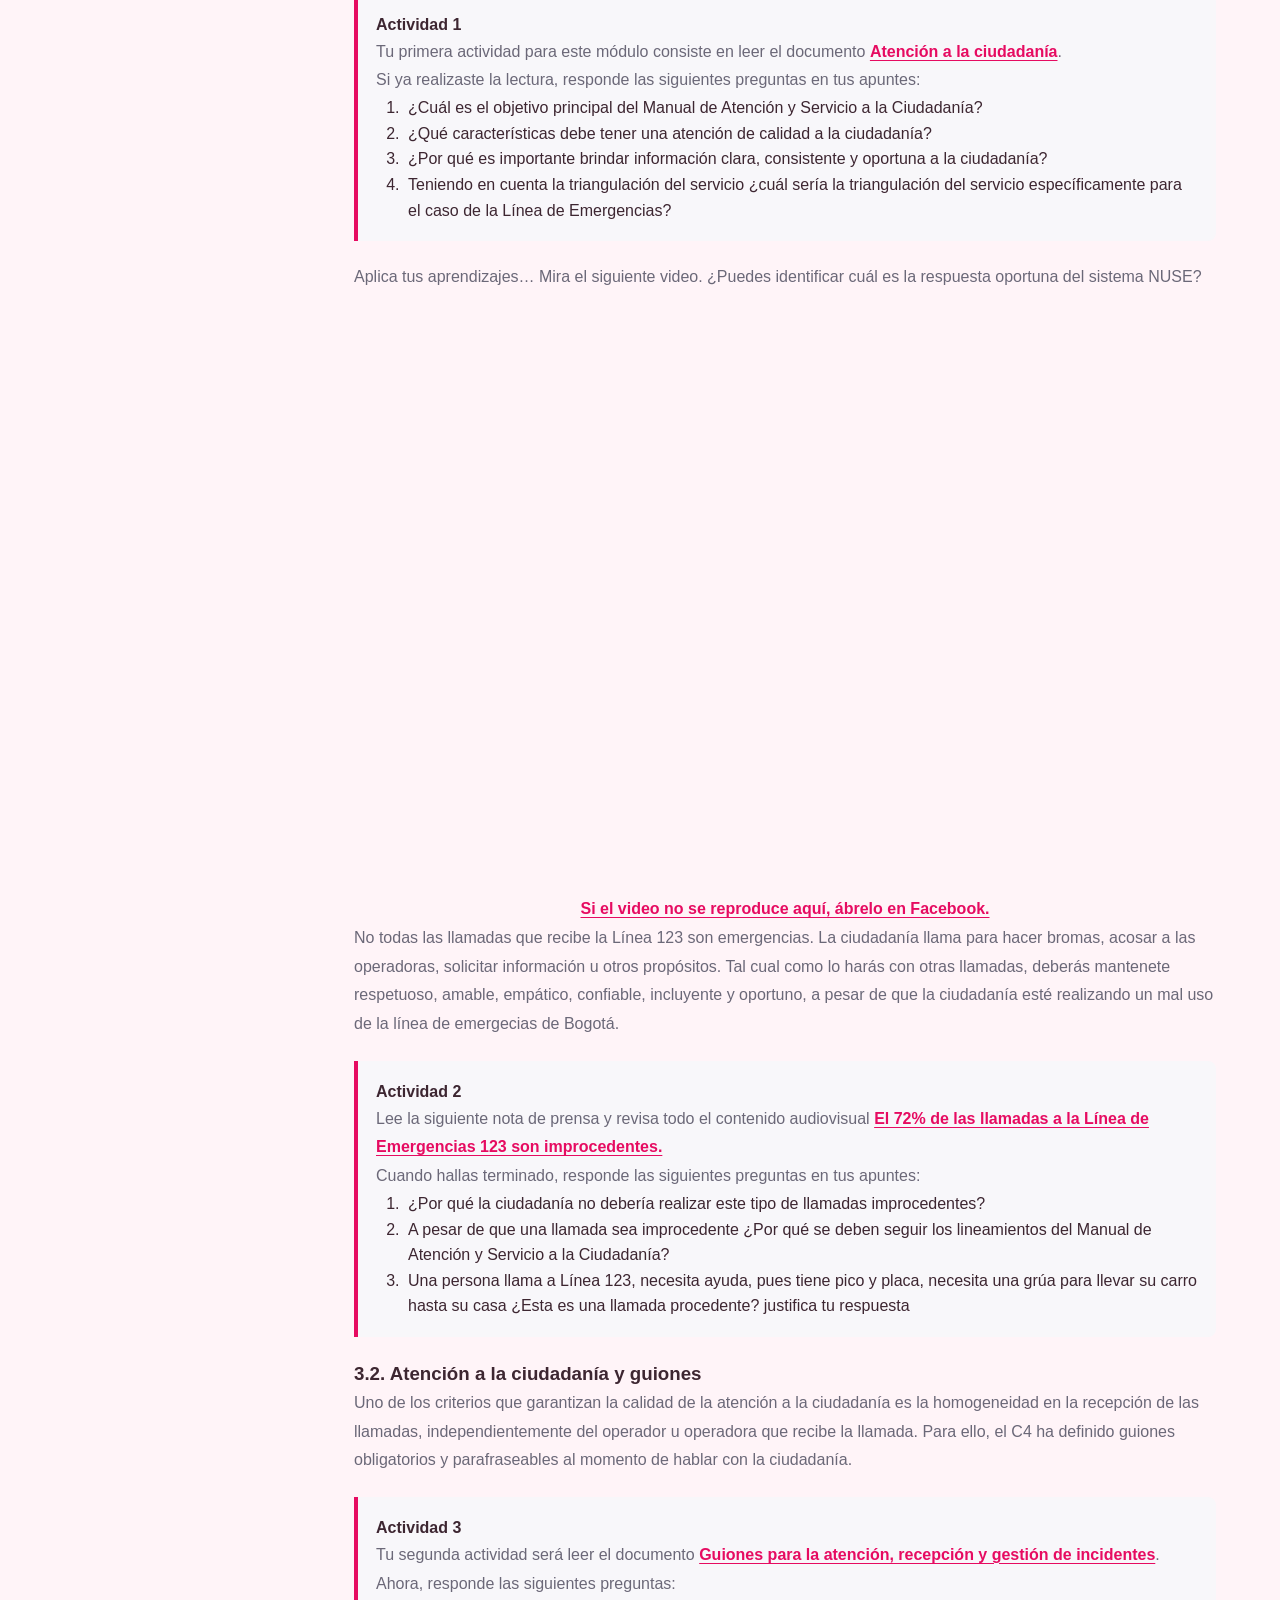
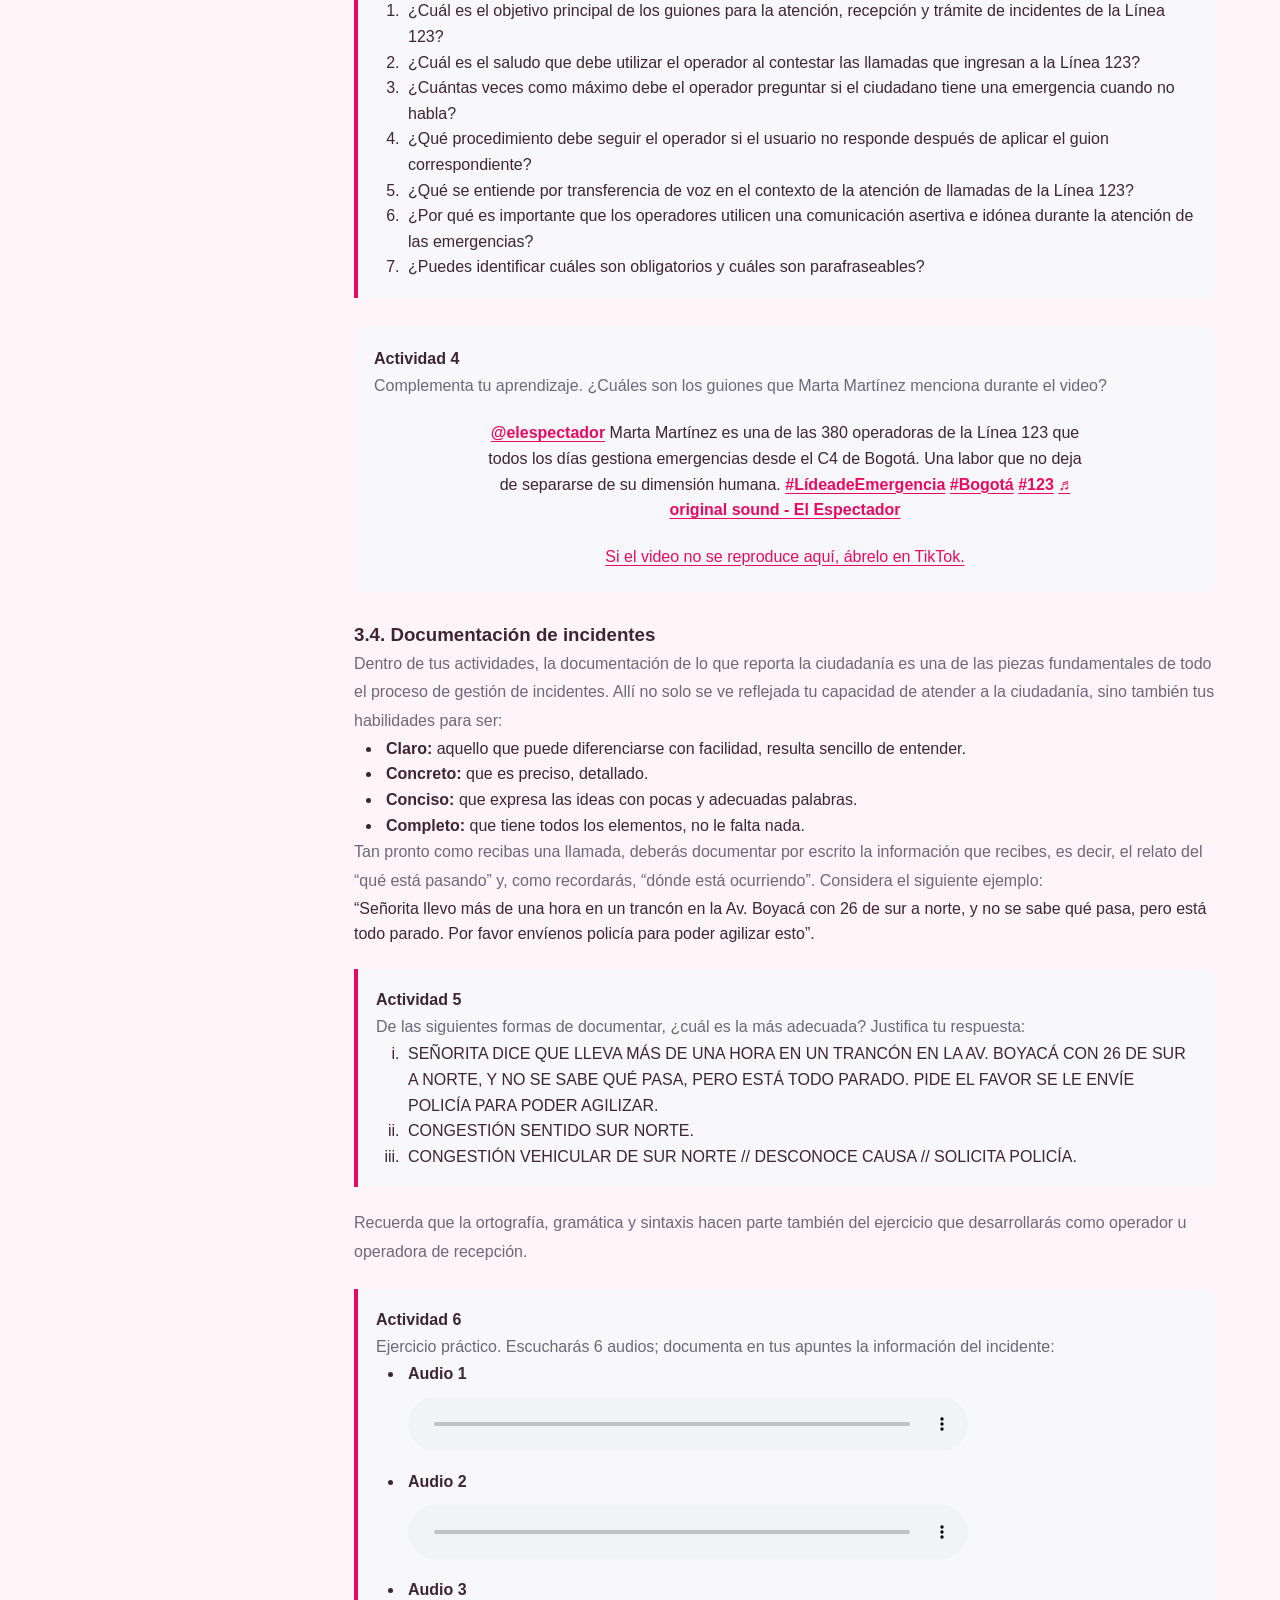
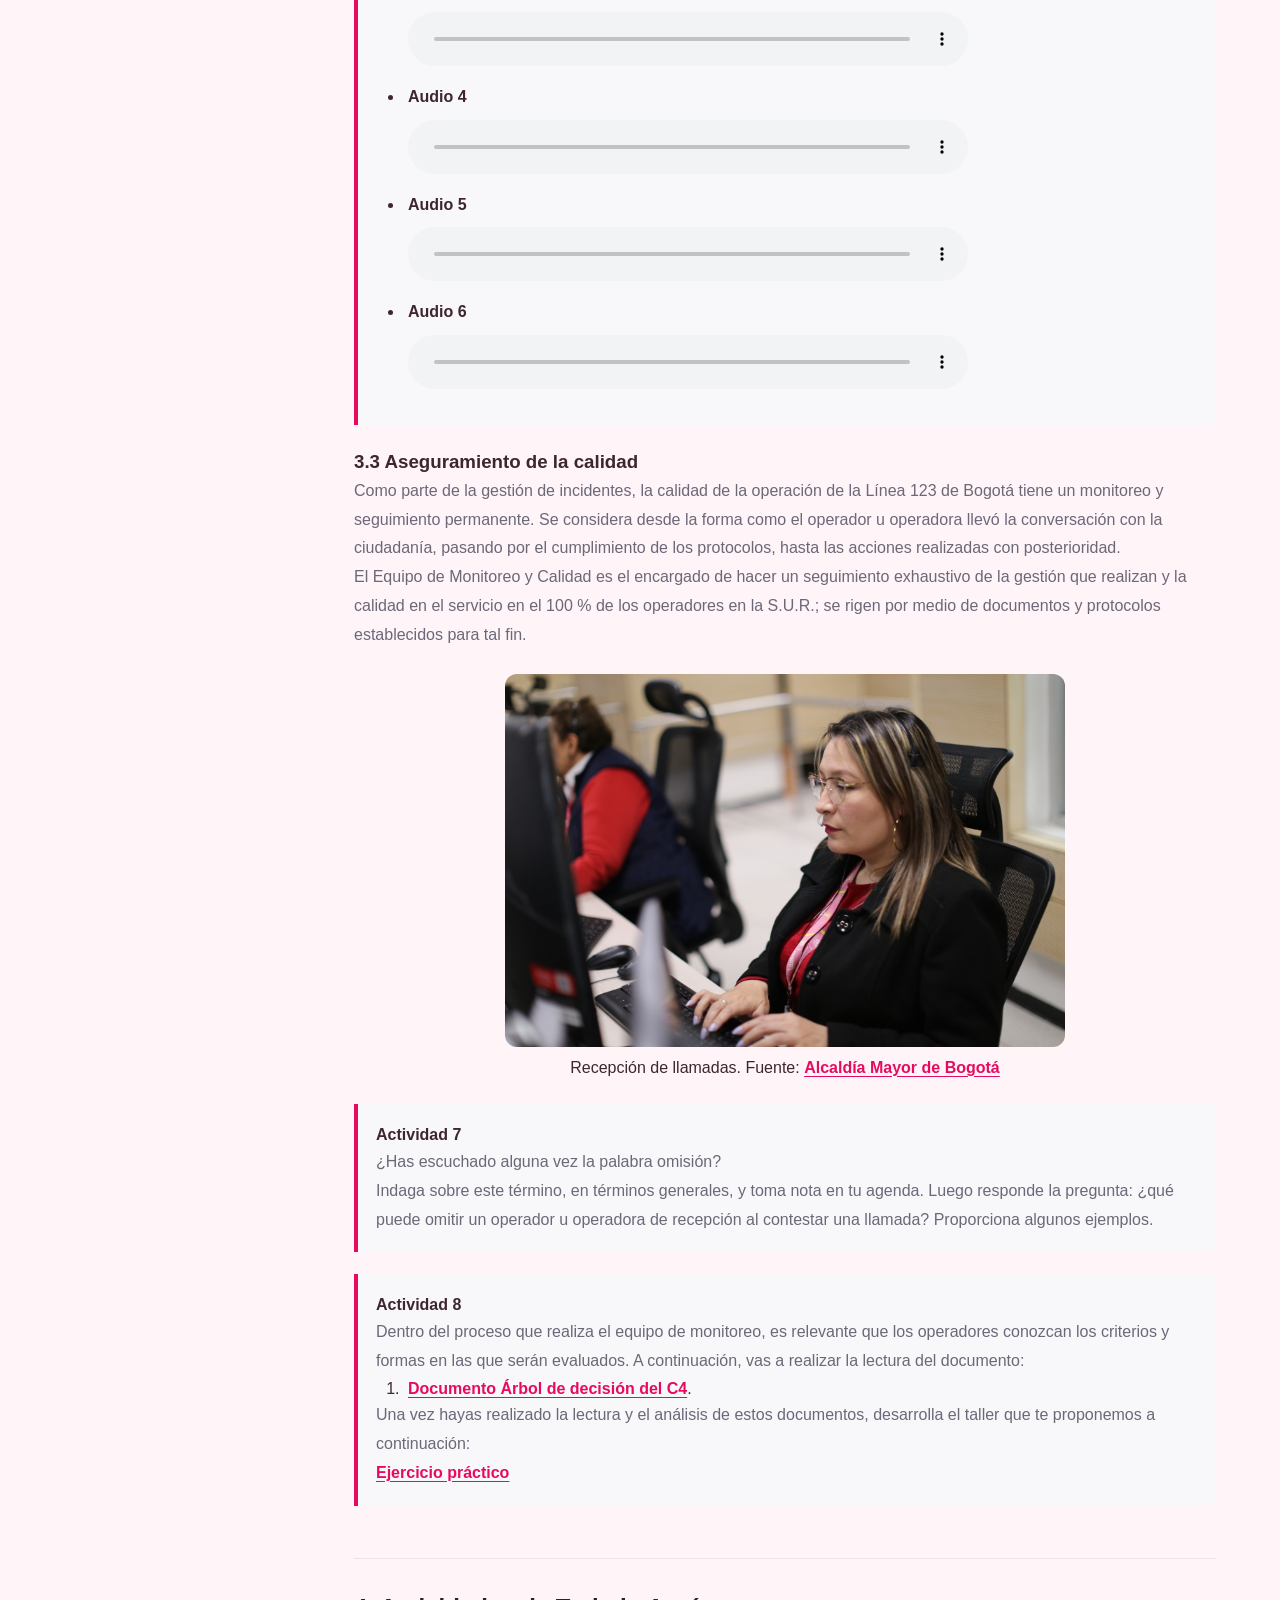
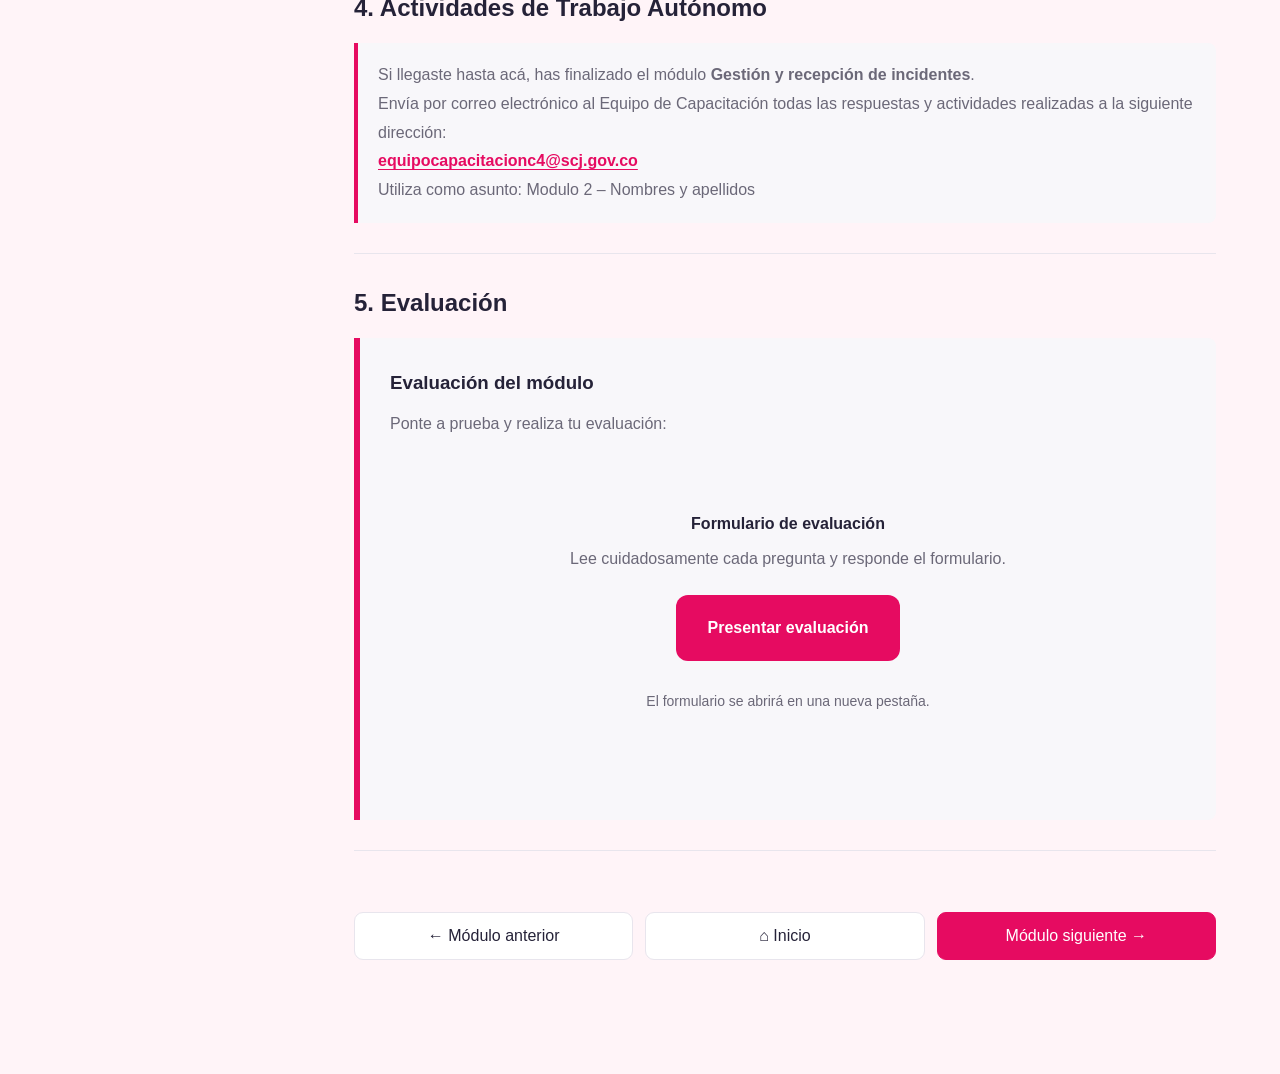
<file: modulos/recepcion-gestion-incidentes.html>
<!DOCTYPE html>
<html lang="es">
<head>
    <link rel="icon" type="image/png" href="/operadoresC4/assets/img/logo.png">
    <meta charset="UTF-8">
    <meta name="viewport" content="width=device-width, initial-scale=1.0">
    <meta name="theme-color" content="#E60B61">
    <meta name="description" content="Módulo de gestión y recepción de incidentes para operadores C4.">
    <title>Gestión y recepción de incidentes | Portal C4</title>
    <link rel="stylesheet" href="../assets/css/style.css">
    <style>
        :root {
            --module-pink: #E60B61;
            --module-dark: #252238;
            --module-muted: #6B6878;
            --module-border: #E8E5ED;
            --module-background: #F8F7FA;
        }
        html { scroll-behavior: smooth; scroll-padding-top: 30px; }
        body { margin: 0; padding-bottom: 76px; }
        .module-layout { display: flex; min-height: calc(100vh - 140px); }
        .module-sidebar {
            width: 290px; flex-shrink: 0;
            align-self: flex-start;
            position: sticky;
            top: 16px;
            max-height: calc(100vh - 32px);
            overflow-y: auto;
            padding: 28px 20px;
            border-right: 1px solid var(--module-border);
            background: var(--module-background);
            transition: width .25s ease, padding .25s ease;
        }
        .module-sidebar h2 {
            font-size: 1.15rem; line-height: 1.4;
            margin: 0 0 22px; color: var(--module-dark);
        }
        .module-sidebar nav { display: grid; gap: 7px; }
        .module-sidebar nav a {
            display: block; padding: 11px 12px; border-radius: 8px;
            color: var(--module-dark); text-decoration: none; font-size: .94rem;
        }
        .module-sidebar nav a:hover,
        .module-sidebar nav a.active { background: #FCE4EF; color: var(--module-pink); }
        .module-main { min-width: 0; flex: 1; padding: 38px clamp(20px, 5vw, 72px); }
        .module-toolbar { display: flex; align-items: center; gap: 12px; margin-bottom: 25px; }
        .module-toggle {
            border: 1px solid var(--module-border); background: white;
            color: var(--module-dark); padding: 10px 14px;
            border-radius: 8px; cursor: pointer; font: inherit;
        }
        .module-toggle:hover { border-color: var(--module-pink); }
        .module-label {
            display: inline-block; color: var(--module-pink); font-size: .8rem;
            font-weight: 700; letter-spacing: .08em; margin-bottom: 12px;
        }
        .module-title {
            color: var(--module-dark); font-size: clamp(1.8rem, 4vw, 2.6rem);
            line-height: 1.2; margin: 0 0 18px;
        }
        .module-intro { color: var(--module-muted); line-height: 1.8; max-width: 780px; }
        .module-content-section {
            padding: 30px 0; border-bottom: 1px solid var(--module-border);
            scroll-margin-top: 24px;
        }
        .module-content-section h2 { color: var(--module-dark); font-size: 1.5rem; margin: 0 0 16px; }
        .module-content-section p { color: var(--module-muted); line-height: 1.8; }
        
        /* Estilo uniforme de hipervínculos de contenido, igual al módulo 3 */
        .module-content-section a,
        .module-intro a {
            color: var(--module-pink);
            font-weight: 600;
            text-decoration: underline;
            text-underline-offset: 3px;
        }

        .module-content-section a strong,
        .module-intro a strong {
            color: inherit;
            font-weight: inherit;
        }

        .module-content-section a:hover,
        .module-intro a:hover {
            color: #A90849;
        }

        .module-placeholder {
            padding: 18px 20px; border-left: 4px solid var(--module-pink);
            background: var(--module-background); border-radius: 0 8px 8px 0;
        }
        .module-navigation {
            display: grid; grid-template-columns: repeat(3, minmax(0, 1fr));
            gap: 12px; margin-top: 36px; padding-top: 25px;
        }
        .module-navigation a, .module-navigation button {
            display: flex; align-items: center; justify-content: center;
            text-align: center; min-height: 46px; padding: 10px;
            border: 1px solid var(--module-border); border-radius: 9px;
            background: white; color: var(--module-dark); text-decoration: none;
            font: inherit; cursor: pointer;
        }
        .module-navigation a:last-child {
            background: var(--module-pink); border-color: var(--module-pink); color: white;
        }
        .module-navigation a[aria-disabled="true"] { opacity: .45; pointer-events: none; }
        .module-progress {
            position: fixed; z-index: 1000; bottom: 0; left: 50%;
            transform: translateX(-50%); width: min(680px, calc(100% - 32px));
            padding: 12px 18px 14px; border: 1px solid var(--module-border);
            border-bottom: 0; border-radius: 14px 14px 0 0;
            background: rgba(255, 255, 255, .97);
            box-shadow: 0 -4px 20px rgba(37, 34, 56, .08);
        }
        .module-progress-heading {
            display: flex; align-items: center; justify-content: space-between;
            gap: 12px; margin-bottom: 8px; color: var(--module-dark); font-size: .85rem;
        }
        .module-progress-track { height: 7px; background: #EEEAF1; border-radius: 99px; overflow: hidden; }
        .module-progress-fill {
            width: 0; height: 100%; background: var(--module-pink);
            border-radius: inherit; transition: width .15s linear;
        }
        .module-sidebar-hidden .module-sidebar { display: none; }
        .module-sidebar-hidden .module-main {
            padding-left: clamp(20px, 8vw, 110px);
            padding-right: clamp(20px, 8vw, 110px);
        }
        @media (max-width: 760px) {
            .module-layout { display: block; }
            .module-sidebar {
                position: relative;
                top: auto;
                width: auto;
                max-height: none;
                overflow-y: visible;
                box-sizing: border-box;
                border-right: 0;
                border-bottom: 1px solid var(--module-border);
                padding: 20px;
            }
            .module-main { padding: 25px 20px; }
            .module-navigation { grid-template-columns: 1fr; }
            .module-sidebar-hidden .module-main { padding: 25px 20px; }
            .module-progress { width: calc(100% - 24px); }
        }
    </style>
</head>
<body>
<header>
    <div class="navbar">
        <a class="logo" href="../index.html" aria-label="Volver al Portal C4">
            <span class="logo-mark" aria-hidden="true">C4</span>
            <span>Portal de Capacitación C4</span>
        </a>
        <nav class="nav-links" aria-label="Navegación principal">
            <a href="../index.html">Inicio</a>
            <a href="../index.html#formacion">Módulos</a>
            <a href="../index.html#recursos">Recursos</a>
        </nav>
    </div>
</header>

<div class="module-layout" id="moduleLayout">
    <aside class="module-sidebar" id="moduleSidebar">
        <h2>Gestión y recepción de incidentes</h2>
        <nav aria-label="Apartados del módulo">
            <a href="#objetivos" class="active">1. Objetivos</a>
            <a href="#tematicas">2. Temáticas Abordadas</a>
            <a href="#actividades">3. Actividades</a>
            <a href="#trabajo-autonomo">4. Actividades de Trabajo Autónomo</a>
            <a href="#evaluacion">5. Evaluación</a>
        </nav>
    </aside>

    <main class="module-main">
        <div class="module-toolbar">
            <button class="module-toggle" id="toggleSidebar" type="button"
                aria-controls="moduleSidebar" aria-expanded="true">
                ☰ Ocultar navegación
            </button>
        </div>

        <span class="module-label">MÓDULO 02</span>
        <h1 class="module-title">Gestión y recepción de incidentes</h1>
        <div class="module-intro">
            <p><strong>¡Bienvenidos y bienvenidas! Hoy desarrollarás el segundo módulo de formación del programa Operador de Recepción.</strong></p>
            <p>En este módulo realizarás lecturas y actividades que te permitirán aproximarte a la gestión de incidentes y mantener los estándares de calidad para prestar un servicio adecuado a la ciudadanía.</p>
        </div>

        <section class="module-content-section" id="objetivos">
            <h2>1. Objetivos</h2>
                <ul>
                    <li>Comprender el protocolo para atender una llamada en el marco de la operación de la Línea 123 de Bogotá.</li>
                    <li>Reconocer las faltas por el no cumplimiento del protocolo para atender una llamada en el marco de la operación de la Línea 123 de Bogotá, como parte del seguimiento y la evaluación continua de la operación.</li>
                </ul>
        </section>

        <section class="module-content-section" id="tematicas">
            <h2>2. Temáticas Abordadas</h2>
            
                <ul>
                    <li>Recepción, recopilación de datos, documentación y finalización de la gestión de incidentes.</li>
                    <li>Atención a la ciudadanía y gestión de incidentes.</li>
                    <li>Aseguramiento de la calidad (árbol de decisión).</li>
                </ul>
        </section>

        <section class="module-content-section" id="actividades">
            <h2>3. Actividades</h2>
                <p>Antes de comenzar, ubícate en un lugar cómodo, vas a desarrollar varias lecturas. Consigue un cuaderno, lápiz o esfero, o alguna herramienta digital para tomar apuntes.</p>
                <p><strong>¡Comencemos!</strong></p>

                <h3>3.1 Gestión de incidentes</h3>
                <p>La atención a la ciudadanía a través del canal telefónico no solo está enfocada en la recepción de llamadas. La información que proporciona la ciudadanía es organizada y sistematizada por operadores y operadoras de recepción, y genera una respuesta articulada entre las diferentes entidades, o agencias, como las llamamos en el sistema NUSE.</p>
                <p>El Número Único de Seguridad y Emergencias (NUSE 123) no funciona solo como un call center, sino que es el primer eslabón de una cadena de acciones que realiza la ciudad para garantizar una respuesta eficiente y rápida ante las emergencias de la ciudadanía.</p>
                <p>En la actividad 4 del módulo anterior, debiste haber identificado, como mínimo, los siguientes elementos en la gestión de incidentes:</p>

               <figure style="margin:24px 0">
                    <img src="../assets/img_modulo2/modulo2-nuse.jpg" loading="lazy" style="display:block;width:100%;max-width:560px;height:auto;margin:0 auto;border-radius:12px">                    
                </figure>
            
                <p>Parte fundamental del inicio de gestión de un incidente es escuchar a la ciudadanía. Por tal razón, debes ser respetuoso, amable, empático, confiable, incluyente y oportuno.</p>

                <div style="padding:18px;border-left:4px solid #E60B61;background:#F8F7FA;border-radius:0 8px 8px 0;margin:22px 0">
                    <h4>Actividad 1</h4>
                    <p>Tu primera actividad para este módulo consiste en leer el documento <a href="../assets/documentos/modulo2/Atencion_y_Servicio_a_la_Ciudadania.pdf" target="_blank" rel="noopener noreferrer"><strong>Atención a la ciudadanía</strong></a>.</p>
                    <p>Si ya realizaste la lectura, responde las siguientes preguntas en tus apuntes:</p>
                    <ol>
                        <li>¿Cuál es el objetivo principal del Manual de Atención y Servicio a la Ciudadanía?</li>
                        <li>¿Qué características debe tener una atención de calidad a la ciudadanía?</li>
                        <li>¿Por qué es importante brindar información clara, consistente y oportuna a la ciudadanía?</li>
                        <li>Teniendo en cuenta la triangulación del servicio ¿cuál sería la triangulación del servicio específicamente para el caso de la Línea de Emergencias?</li>
                    </ol>
                </div>
                <p>Aplica tus aprendizajes… Mira el siguiente video. ¿Puedes identificar cuál es la respuesta oportuna del sistema NUSE?</p>
                    <div style="position:relative;width:100%;aspect-ratio:476/591;max-width:476px;margin:auto;overflow:hidden">
                        <iframe
                            src="https://www.facebook.com/plugins/video.php?height=476&amp;href=https%3A%2F%2Fwww.facebook.com%2Fsecretariadeseguridadbogota%2Fvideos%2F746392530318826%2F&amp;show_text=true&amp;width=476&amp;t=0"
                            title="Video de la Actividad 2: atención de incidentes"
                            width="476" height="591"
                            style="position:absolute;inset:0;width:100%;height:100%;border:none;overflow:hidden"
                            scrolling="no" frameborder="0"
                            allow="autoplay; clipboard-write; encrypted-media; picture-in-picture; web-share"
                            allowfullscreen>
                        </iframe>
                    </div>
                    <p style="text-align:center;margin-top:12px"><a href="https://www.facebook.com/secretariadeseguridadbogota/videos/746392530318826/" target="_blank" rel="noopener noreferrer">Si el video no se reproduce aquí, ábrelo en Facebook.</a></p>
                <p>
                    No todas las llamadas que recibe la Línea 123 son emergencias. La ciudadanía llama para hacer bromas, acosar a las operadoras, solicitar información u otros propósitos.
                    Tal cual como lo harás con otras llamadas, deberás mantenete respetuoso, amable, empático, confiable, incluyente y oportuno,
                    a pesar de que la ciudadanía esté realizando un mal uso de la línea de emergecias de Bogotá.
                    
                </p>
                <div style="padding:18px;border-left:4px solid #E60B61;background:#F8F7FA;border-radius:0 8px 8px 0;margin:22px 0">
                    <h4>Actividad 2</h4>
                    <p>
                    Lee la siguiente nota de prensa y revisa todo el contenido audiovisual <a href="https://bogota.gov.co/mi-ciudad/seguridad/linea-de-emergencias-123-de-bogota-72-de-reportes-son-improcedentes" target="_blank" rel="noopener noreferrer">El 72% de las llamadas a la Línea de Emergencias 123 son improcedentes.</a>
                    </p>
                    <p>Cuando hallas terminado, responde las siguientes preguntas en tus apuntes:</p>
                    <ol>
                        <li>¿Por qué la ciudadanía no debería realizar este tipo de llamadas improcedentes?</li>
                        <li>A pesar de que una llamada sea improcedente ¿Por qué se deben seguir los lineamientos del Manual de Atención y Servicio a la Ciudadanía?</li>
                        <li>Una persona llama a Línea 123, necesita ayuda, pues tiene pico y placa, necesita una grúa para llevar su carro hasta su casa
                            ¿Esta es una llamada procedente? justifica tu respuesta </li>
                    </ol>
                </div>
            

                <h3>3.2. Atención a la ciudadanía y guiones</h3>
                <p>Uno de los criterios que garantizan la calidad de la atención a la ciudadanía es la homogeneidad en la recepción de las llamadas, independientemente del operador u operadora que recibe la llamada. Para ello, el C4 ha definido guiones obligatorios y parafraseables al momento de hablar con la ciudadanía.</p>

                <div style="padding:18px;border-left:4px solid #E60B61;background:#F8F7FA;border-radius:0 8px 8px 0;margin:22px 0">
                    <h4>Actividad 3</h4>
                    <p>Tu segunda actividad será leer el documento <a href="../assets/documentos/modulo2/Guiones_para_la_atencion_de_incidentes.pdf" target="_blank" rel="noopener noreferrer"><strong>Guiones para la atención, recepción y gestión de incidentes</strong></a>.</p>
                    <p>Ahora, responde las siguientes preguntas:</p>
                    <ol>
                        <li>¿Cuál es el objetivo principal de los guiones para la atención, recepción y trámite de incidentes de la Línea 123?</li>
                        <li>¿Cuál es el saludo que debe utilizar el operador al contestar las llamadas que ingresan a la Línea 123?</li>
                        <li>¿Cuántas veces como máximo debe el operador preguntar si el ciudadano tiene una emergencia cuando no habla?</li>
                        <li>¿Qué procedimiento debe seguir el operador si el usuario no responde después de aplicar el guion correspondiente?</li>
                        <li>¿Qué se entiende por transferencia de voz en el contexto de la atención de llamadas de la Línea 123?</li>
                        <li>¿Por qué es importante que los operadores utilicen una comunicación asertiva e idónea durante la atención de las emergencias?</li>
                        <li>¿Puedes identificar cuáles son obligatorios y cuáles son parafraseables?</li>
                    </ol>
                </div>

                <div style="margin:28px 0;padding:20px;background:#F8F7FA;border-radius:12px">
                    <h4>Actividad 4</h4>
                    <p>Complementa tu aprendizaje. ¿Cuáles son los guiones que Marta Martínez menciona durante el video?</p>
                    <div style="width:100%;max-width:605px;margin:20px auto;text-align:center;">
                        <blockquote class="tiktok-embed" cite="https://www.tiktok.com/@elespectador/video/7527738676051332408" data-video-id="7527738676051332408" style="max-width:605px;min-width:325px;margin:0 auto;">
                            <section>
                                <a target="_blank" title="@elespectador" href="https://www.tiktok.com/@elespectador?refer=embed">@elespectador</a>
                                Marta Martínez es una de las 380 operadoras de la Línea 123 que todos los días gestiona emergencias desde el C4 de Bogotá. Una labor que no deja de separarse de su dimensión humana.
                                <a title="lídeadeemergencia" target="_blank" href="https://www.tiktok.com/tag/l%C3%ADdeadeemergencia?refer=embed">#LídeadeEmergencia</a>
                                <a title="bogotá" target="_blank" href="https://www.tiktok.com/tag/bogot%C3%A1?refer=embed">#Bogotá</a>
                                <a title="123" target="_blank" href="https://www.tiktok.com/tag/123?refer=embed">#123</a>
                                <a target="_blank" title="♬ original sound - El Espectador" href="https://www.tiktok.com/music/original-sound-El-Espectador-7527738825603304197?refer=embed">♬ original sound - El Espectador</a>
                            </section>
                        </blockquote>
                    </div>
                    <p style="text-align:center;margin-top:12px"><a href="https://www.tiktok.com/@elespectador/video/7527738676051332408" target="_blank" rel="noopener noreferrer" style="color:#E60B61;text-decoration:underline;font-weight:400;">Si el video no se reproduce aquí, ábrelo en TikTok.</a></p>
                </div>

                <h3>3.4. Documentación de incidentes</h3>
                <p>Dentro de tus actividades, la documentación de lo que reporta la ciudadanía es una de las piezas fundamentales de todo el proceso de gestión de incidentes. Allí no solo se ve reflejada tu capacidad de atender a la ciudadanía, sino también tus habilidades para ser:</p>
                <ul>
                    <li><strong>Claro:</strong> aquello que puede diferenciarse con facilidad, resulta sencillo de entender.</li>
                    <li><strong>Concreto:</strong> que es preciso, detallado.</li>
                    <li><strong>Conciso:</strong> que expresa las ideas con pocas y adecuadas palabras.</li>
                    <li><strong>Completo:</strong> que tiene todos los elementos, no le falta nada.</li>
                </ul>
                <p>Tan pronto como recibas una llamada, deberás documentar por escrito la información que recibes, es decir, el relato del “qué está pasando” y, como recordarás, “dónde está ocurriendo”. Considera el siguiente ejemplo:</p>
                <blockquote>“Señorita llevo más de una hora en un trancón en la Av. Boyacá con 26 de sur a norte, y no se sabe qué pasa, pero está todo parado. Por favor envíenos policía para poder agilizar esto”.</blockquote>

                <div style="padding:18px;border-left:4px solid #E60B61;background:#F8F7FA;border-radius:0 8px 8px 0;margin:22px 0">
                    <h4>Actividad 5</h4>
                    <p>De las siguientes formas de documentar, ¿cuál es la más adecuada? Justifica tu respuesta:</p>
                    <ol type="i">
                        <li>SEÑORITA DICE QUE LLEVA MÁS DE UNA HORA EN UN TRANCÓN EN LA AV. BOYACÁ CON 26 DE SUR A NORTE, Y NO SE SABE QUÉ PASA, PERO ESTÁ TODO PARADO. PIDE EL FAVOR SE LE ENVÍE POLICÍA PARA PODER AGILIZAR.</li>
                        <li>CONGESTIÓN SENTIDO SUR NORTE.</li>
                        <li>CONGESTIÓN VEHICULAR DE SUR NORTE // DESCONOCE CAUSA // SOLICITA POLICÍA.</li>
                    </ol>
                </div>

                <p>Recuerda que la ortografía, gramática y sintaxis hacen parte también del ejercicio que desarrollarás como operador u operadora de recepción.</p>

                <div style="padding:18px;border-left:4px solid #E60B61;background:#F8F7FA;border-radius:0 8px 8px 0;margin:22px 0">
                    <h4>Actividad 6</h4>
                    <p>Ejercicio práctico. Escucharás 6 audios; documenta en tus apuntes la información del incidente:</p>
                    <ul>
                        <li><strong>Audio 1</strong><audio controls preload="none" style="display:block;width:100%;max-width:560px;margin:10px 0 18px"><source src="../assets/documentos/modulo2/Audio1.mp3" type="audio/mpeg">Tu navegador no puede reproducir este audio. <a href="../assets/documentos/modulo2/Audio1.mp3">Descargar Audio 1</a>.</audio></li>
                        <li><strong>Audio 2</strong><audio controls preload="none" style="display:block;width:100%;max-width:560px;margin:10px 0 18px"><source src="../assets/documentos/modulo2/Audio2.mp3" type="audio/mpeg">Tu navegador no puede reproducir este audio. <a href="../assets/documentos/modulo2/Audio2.mp3">Descargar Audio 2</a>.</audio></li>
                        <li><strong>Audio 3</strong><audio controls preload="none" style="display:block;width:100%;max-width:560px;margin:10px 0 18px"><source src="../assets/documentos/modulo2/Audio3.mp3" type="audio/mpeg">Tu navegador no puede reproducir este audio. <a href="../assets/documentos/modulo2/Audio3.mp3">Descargar Audio 3</a>.</audio></li>
                        <li><strong>Audio 4</strong><audio controls preload="none" style="display:block;width:100%;max-width:560px;margin:10px 0 18px"><source src="../assets/documentos/modulo2/Audio4.mp3" type="audio/mpeg">Tu navegador no puede reproducir este audio. <a href="../assets/documentos/modulo2/Audio4.mp3">Descargar Audio 4</a>.</audio></li>
                        <li><strong>Audio 5</strong><audio controls preload="none" style="display:block;width:100%;max-width:560px;margin:10px 0 18px"><source src="../assets/documentos/modulo2/Audio5.mp3" type="audio/mpeg">Tu navegador no puede reproducir este audio. <a href="../assets/documentos/modulo2/Audio5.mp3">Descargar Audio 5</a>.</audio></li>
                        <li><strong>Audio 6</strong><audio controls preload="none" style="display:block;width:100%;max-width:560px;margin:10px 0 18px"><source src="../assets/documentos/modulo2/Audio6.mp3" type="audio/mpeg">Tu navegador no puede reproducir este audio. <a href="../assets/documentos/modulo2/Audio6.mp3">Descargar Audio 6</a>.</audio></li>
                    </ul>
                </div>

                <h3>3.3 Aseguramiento de la calidad</h3>
                <p>Como parte de la gestión de incidentes, la calidad de la operación de la Línea 123 de Bogotá tiene un monitoreo y seguimiento permanente. Se considera desde la forma como el operador u operadora llevó la conversación con la ciudadanía, pasando por el cumplimiento de los protocolos, hasta las acciones realizadas con posterioridad.</p>
                <p>El Equipo de Monitoreo y Calidad es el encargado de hacer un seguimiento exhaustivo de la gestión que realizan y la calidad en el servicio en el 100 % de los operadores en la S.U.R.; se rigen por medio de documentos y protocolos establecidos para tal fin.</p>

                <figure style="margin:24px 0">
                    <img src="../assets/img_modulo2/modulo2-calidad.jpg" alt="Operadora trabajando frente a un computador y atendiendo llamadas" loading="lazy" style="display:block;width:100%;max-width:560px;height:auto;margin:0 auto;border-radius:12px">
                    <figcaption style="text-align:center; margin-top:8px;">
                               Recepción de llamadas. Fuente: <a href="https://bogota.gov.co/mi-ciudad/seguridad/linea-de-emergencias-123-de-bogota-72-de-reportes-son-improcedentes">Alcaldía Mayor de Bogotá</a>
                            </figcaption>

                </figure>

                <div style="padding:18px;border-left:4px solid #E60B61;background:#F8F7FA;border-radius:0 8px 8px 0;margin:22px 0">
                    <h4>Actividad 7</h4>
                    <p>¿Has escuchado alguna vez la palabra omisión?</p>
                    <p>Indaga sobre este término, en términos generales, y toma nota en tu agenda. Luego responde la pregunta: ¿qué puede omitir un operador u operadora de recepción al contestar una llamada? Proporciona algunos ejemplos.</p>
                </div>

                <div style="padding:18px;border-left:4px solid #E60B61;background:#F8F7FA;border-radius:0 8px 8px 0;margin:22px 0">
                    <h4>Actividad 8</h4>
                    <p>Dentro del proceso que realiza el equipo de monitoreo, es relevante que los operadores conozcan los criterios y formas en las que serán evaluados. A continuación, vas a realizar la lectura del documento:</p>
                    <ol>
                        <li><a href="../assets/documentos/modulo2/Arbol_de_decision.pdf" target="_blank" rel="noopener noreferrer">Documento Árbol de decisión del C4</a>.</li>
                    </ol>
                    <p>Una vez hayas realizado la lectura y el análisis de estos documentos, desarrolla el taller que te proponemos a continuación:</p>
                    <p><a href="../assets/documentos/modulo2/Ejercicio_practico.pdf" target="_blank" rel="noopener noreferrer"><strong>Ejercicio práctico</strong></a></p>
                </div>
        </section>

        <section class="module-content-section" id="trabajo-autonomo">
            <h2>4. Actividades de Trabajo Autónomo</h2>
            <div class="module-placeholder">
                <p>Si llegaste hasta acá, has finalizado el módulo <strong>Gestión y recepción de incidentes</strong>.</p>
                <p>Envía por correo electrónico al Equipo de Capacitación todas las respuestas y actividades realizadas a la siguiente dirección:</p>
                <p><a class="module-link" href="mailto:equipocapacitacionc4@scj.gov.co">equipocapacitacionc4@scj.gov.co</a></p>
                <p>Utiliza como asunto: Modulo 2 – Nombres y apellidos</p>
            </div>
        </section>

        <section class="module-content-section" id="evaluacion">
            <h2>5. Evaluación</h2>
            <div class="module-placeholder" style="padding:30px;background:#F8F7FA;border-left:6px solid #E60B61;border-radius:0 8px 8px 0">
                <h3 style="margin:0 0 12px;color:#252238">Evaluación del módulo</h3>
                <p style="margin:0;color:#6B6878;line-height:1.8">Ponte a prueba y realiza tu evaluación:</p>
                <div style="margin:72px 0 76px;text-align:center">
                    <h4 style="margin:0 0 8px;color:#252238">Formulario de evaluación</h4>
                    <p style="margin:0 0 22px;color:#6B6878;line-height:1.8">Lee cuidadosamente cada pregunta y responde el formulario.</p>
                    <a href="https://forms.cloud.microsoft/r/Fg2n3MLzeH?origin=lprLink" target="_blank" rel="noopener noreferrer" style="display:inline-block;padding:20px 32px;background:#E60B61;color:#FFFFFF;text-decoration:none;border-radius:12px;font-weight:700">Presentar evaluación</a>
                    <p style="margin:28px 0 0;font-size:14px;color:#6B6878">El formulario se abrirá en una nueva pestaña.</p>
                </div>
            </div>
        </section>

        <nav class="module-navigation" aria-label="Navegación entre módulos">
            <a href="familiarizacion-nuse.html">← Módulo anterior</a>
            <a href="../index.html">⌂ Inicio</a>
            <a href="geolocalizacion-incidentes.html">Módulo siguiente →</a>
        </nav>
    </main>
</div>

<div class="module-progress" aria-label="Progreso de lectura">
    <div class="module-progress-heading">
        <span>Avance del módulo</span>
        <strong id="progressText">0%</strong>
    </div>
    <div class="module-progress-track" id="progressTrack"
        role="progressbar" aria-label="Porcentaje de avance del módulo"
        aria-valuemin="0" aria-valuemax="100" aria-valuenow="0">
        <div class="module-progress-fill" id="progressFill"></div>
    </div>
</div>

<script>
    const layout = document.getElementById("moduleLayout");
    const toggleButton = document.getElementById("toggleSidebar");
    const progressText = document.getElementById("progressText");
    const progressFill = document.getElementById("progressFill");
    const progressTrack = document.getElementById("progressTrack");
    const sections = document.querySelectorAll(".module-content-section");
    const sectionLinks = document.querySelectorAll(".module-sidebar nav a");

    toggleButton.addEventListener("click", () => {
        const hidden = layout.classList.toggle("module-sidebar-hidden");
        toggleButton.setAttribute("aria-expanded", String(!hidden));
        toggleButton.textContent = hidden
            ? "☰ Mostrar navegación"
            : "☰ Ocultar navegación";
    });

    function updateProgress() {
        const scrollableHeight =
            document.documentElement.scrollHeight - window.innerHeight;
        const progress = scrollableHeight <= 0
            ? 100
            : Math.round((window.scrollY / scrollableHeight) * 100);
        const boundedProgress = Math.max(0, Math.min(100, progress));

        progressText.textContent = boundedProgress + "%";
        progressFill.style.width = boundedProgress + "%";
        progressTrack.setAttribute("aria-valuenow", boundedProgress);
    }

    window.addEventListener("scroll", updateProgress, { passive: true });
    window.addEventListener("resize", updateProgress);
    window.addEventListener("load", updateProgress);

    const sectionObserver = new IntersectionObserver(entries => {
        entries.forEach(entry => {
            if (entry.isIntersecting) {
                sectionLinks.forEach(link => {
                    link.classList.toggle(
                        "active",
                        link.getAttribute("href") === "#" + entry.target.id
                    );
                });
            }
        });
    }, { rootMargin: "-15% 0px -65% 0px" });

    sections.forEach(section => sectionObserver.observe(section));

    sectionLinks.forEach(link => {
        link.addEventListener("click", () => {
            sectionLinks.forEach(item => item.classList.remove("active"));
            link.classList.add("active");
        });
    });
</script>
    <script async src="https://www.tiktok.com/embed.js"></script>
</body>
</html>
</file>
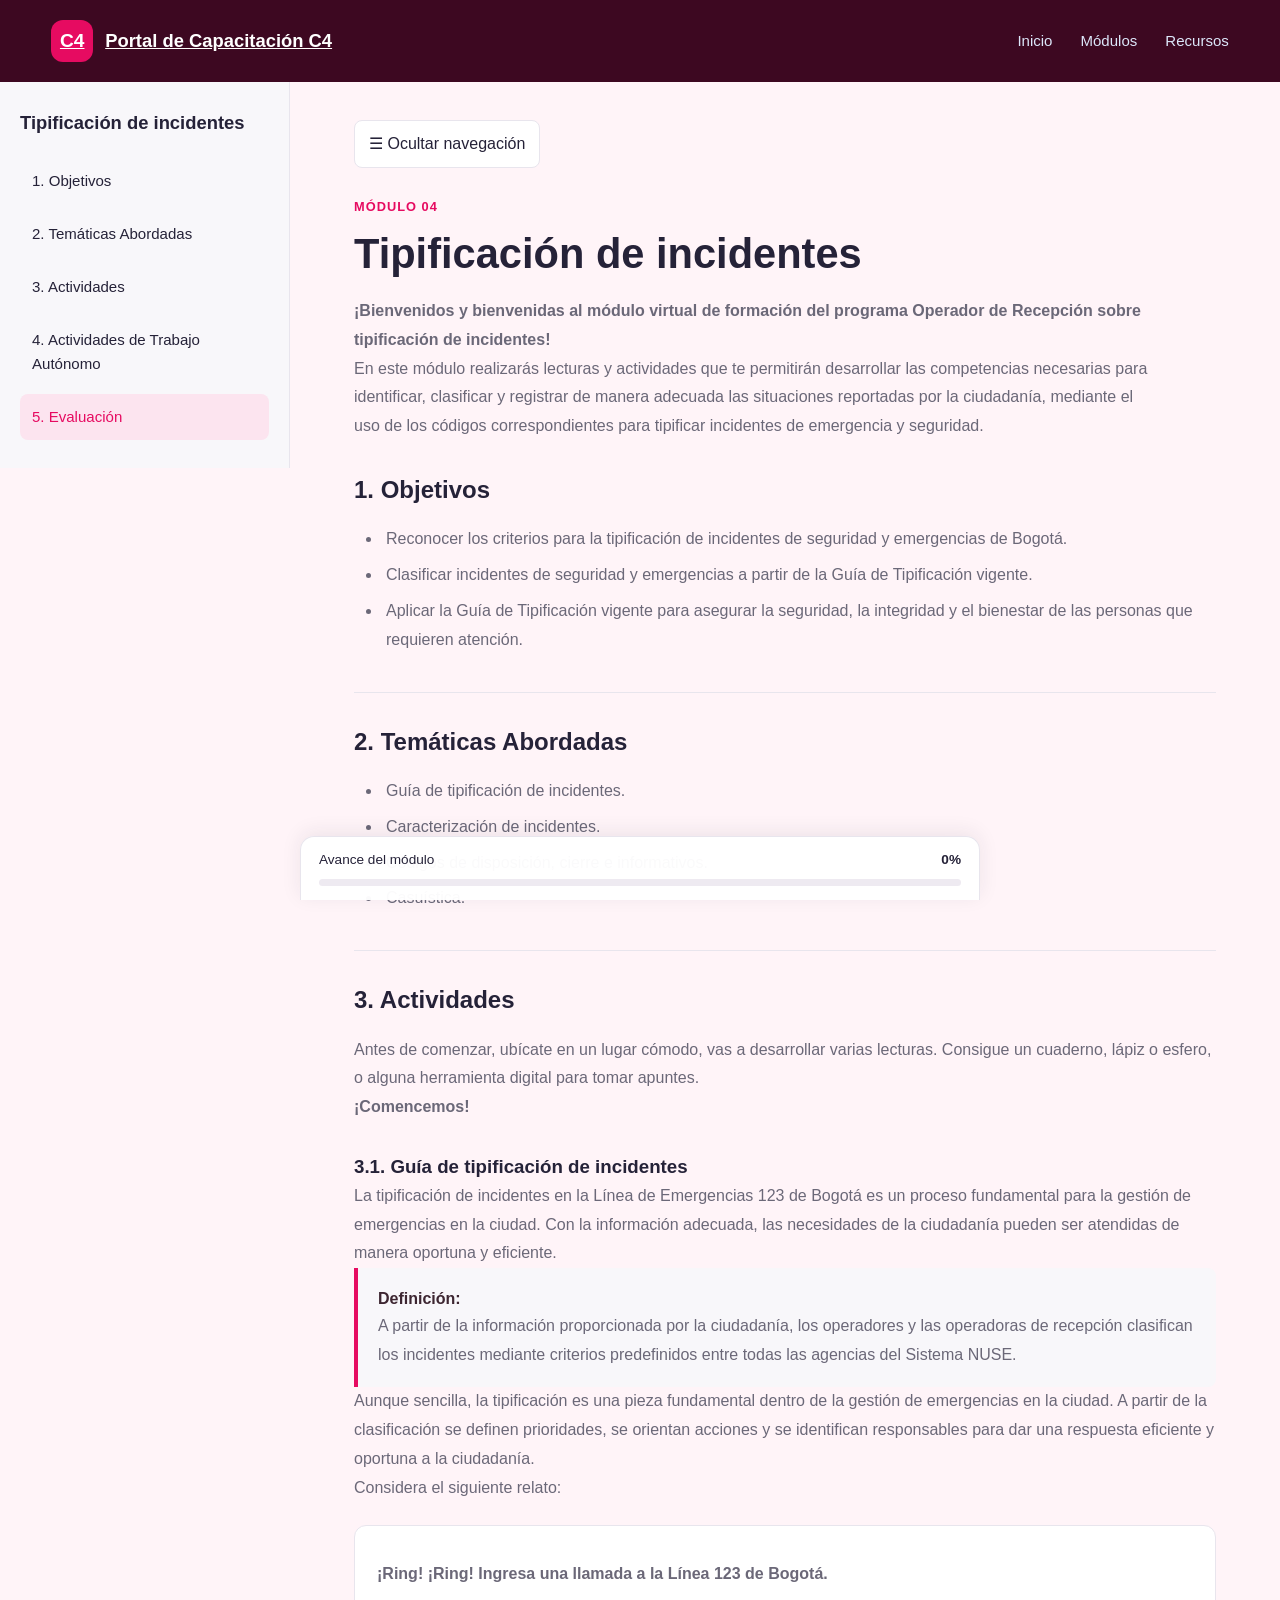
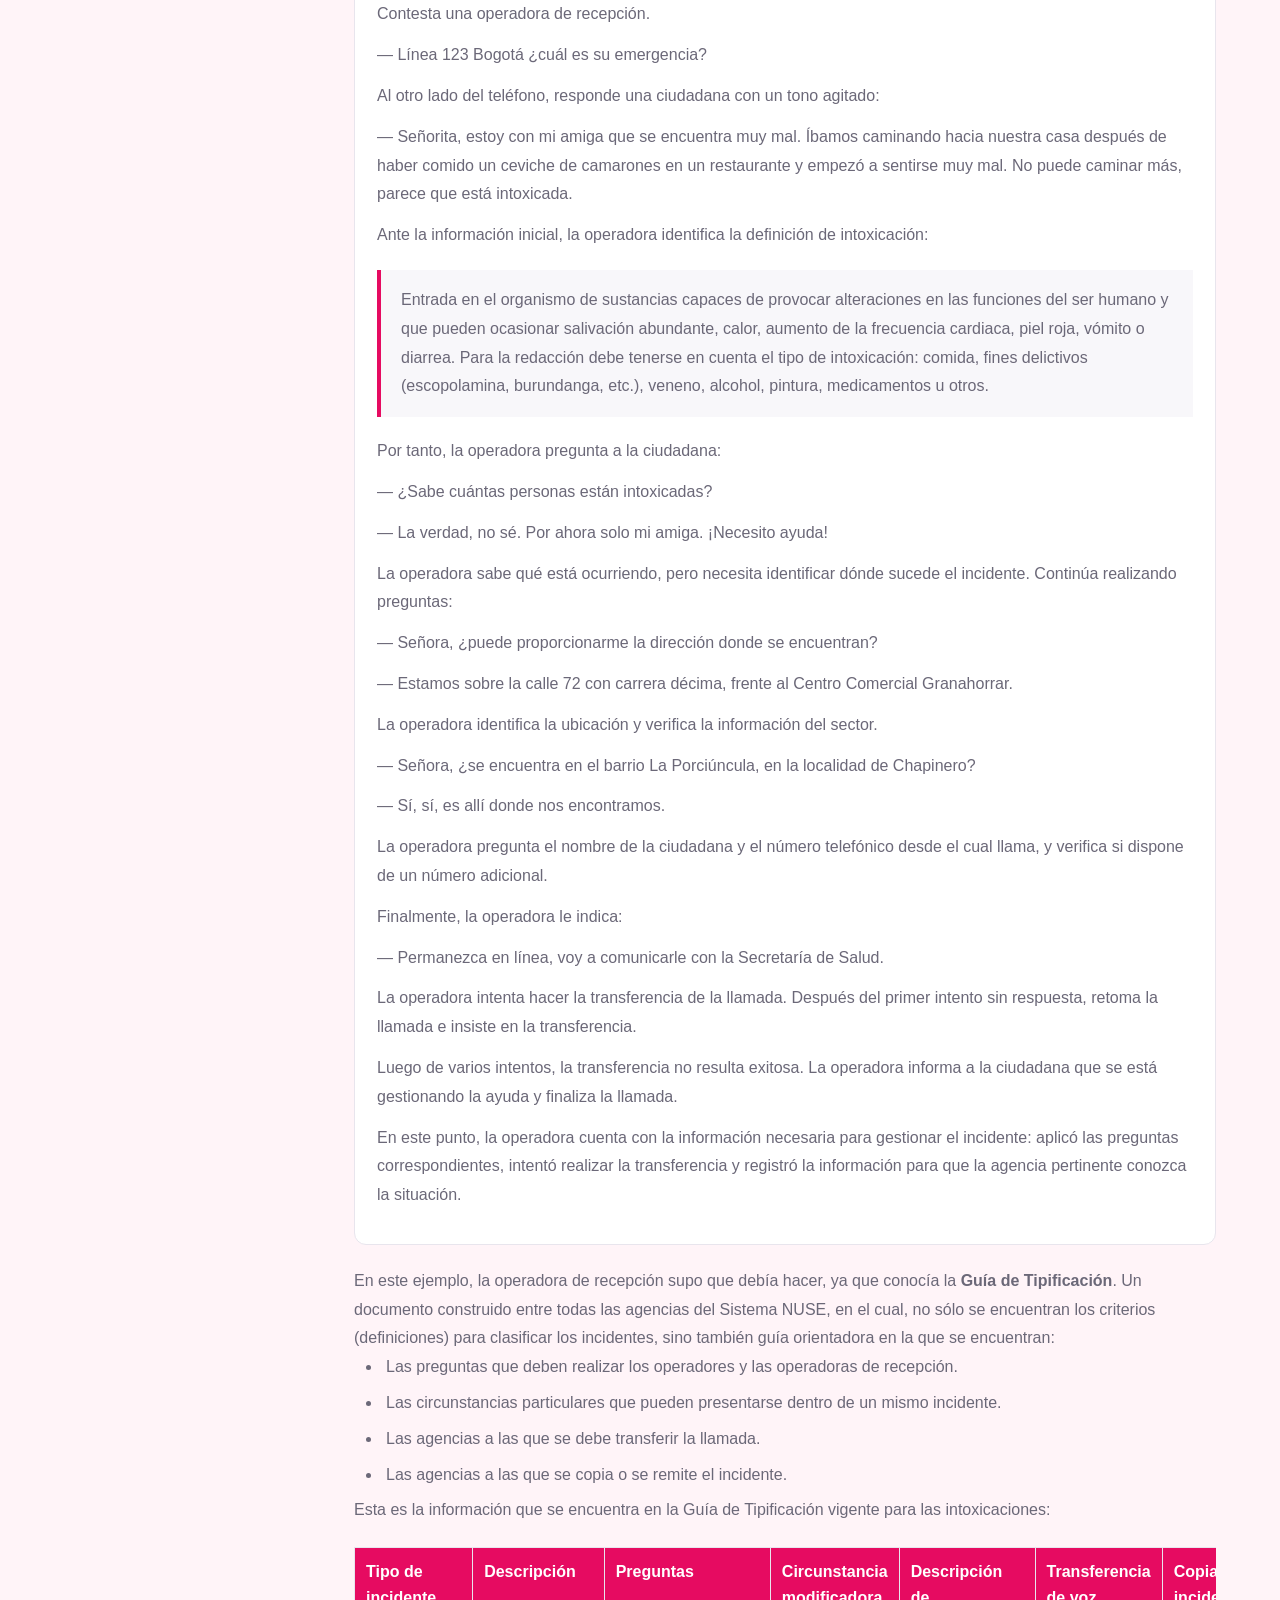
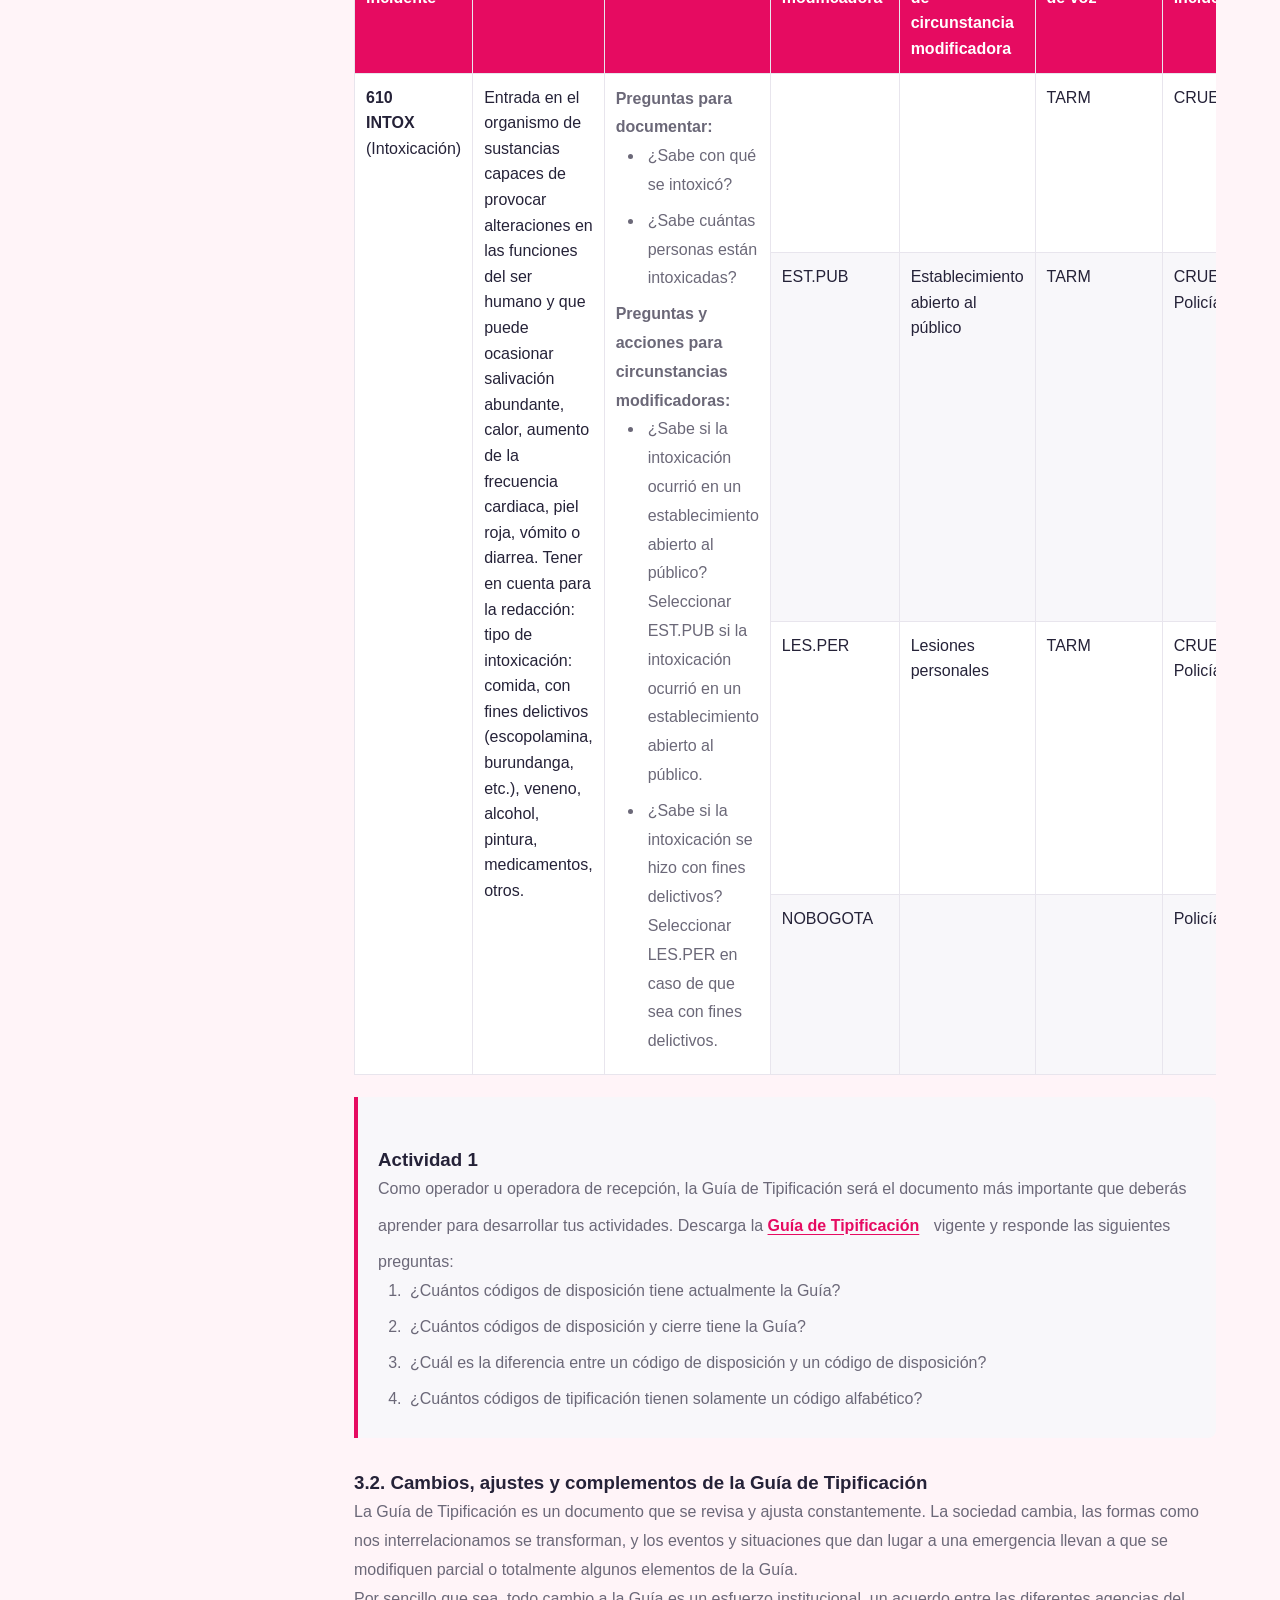
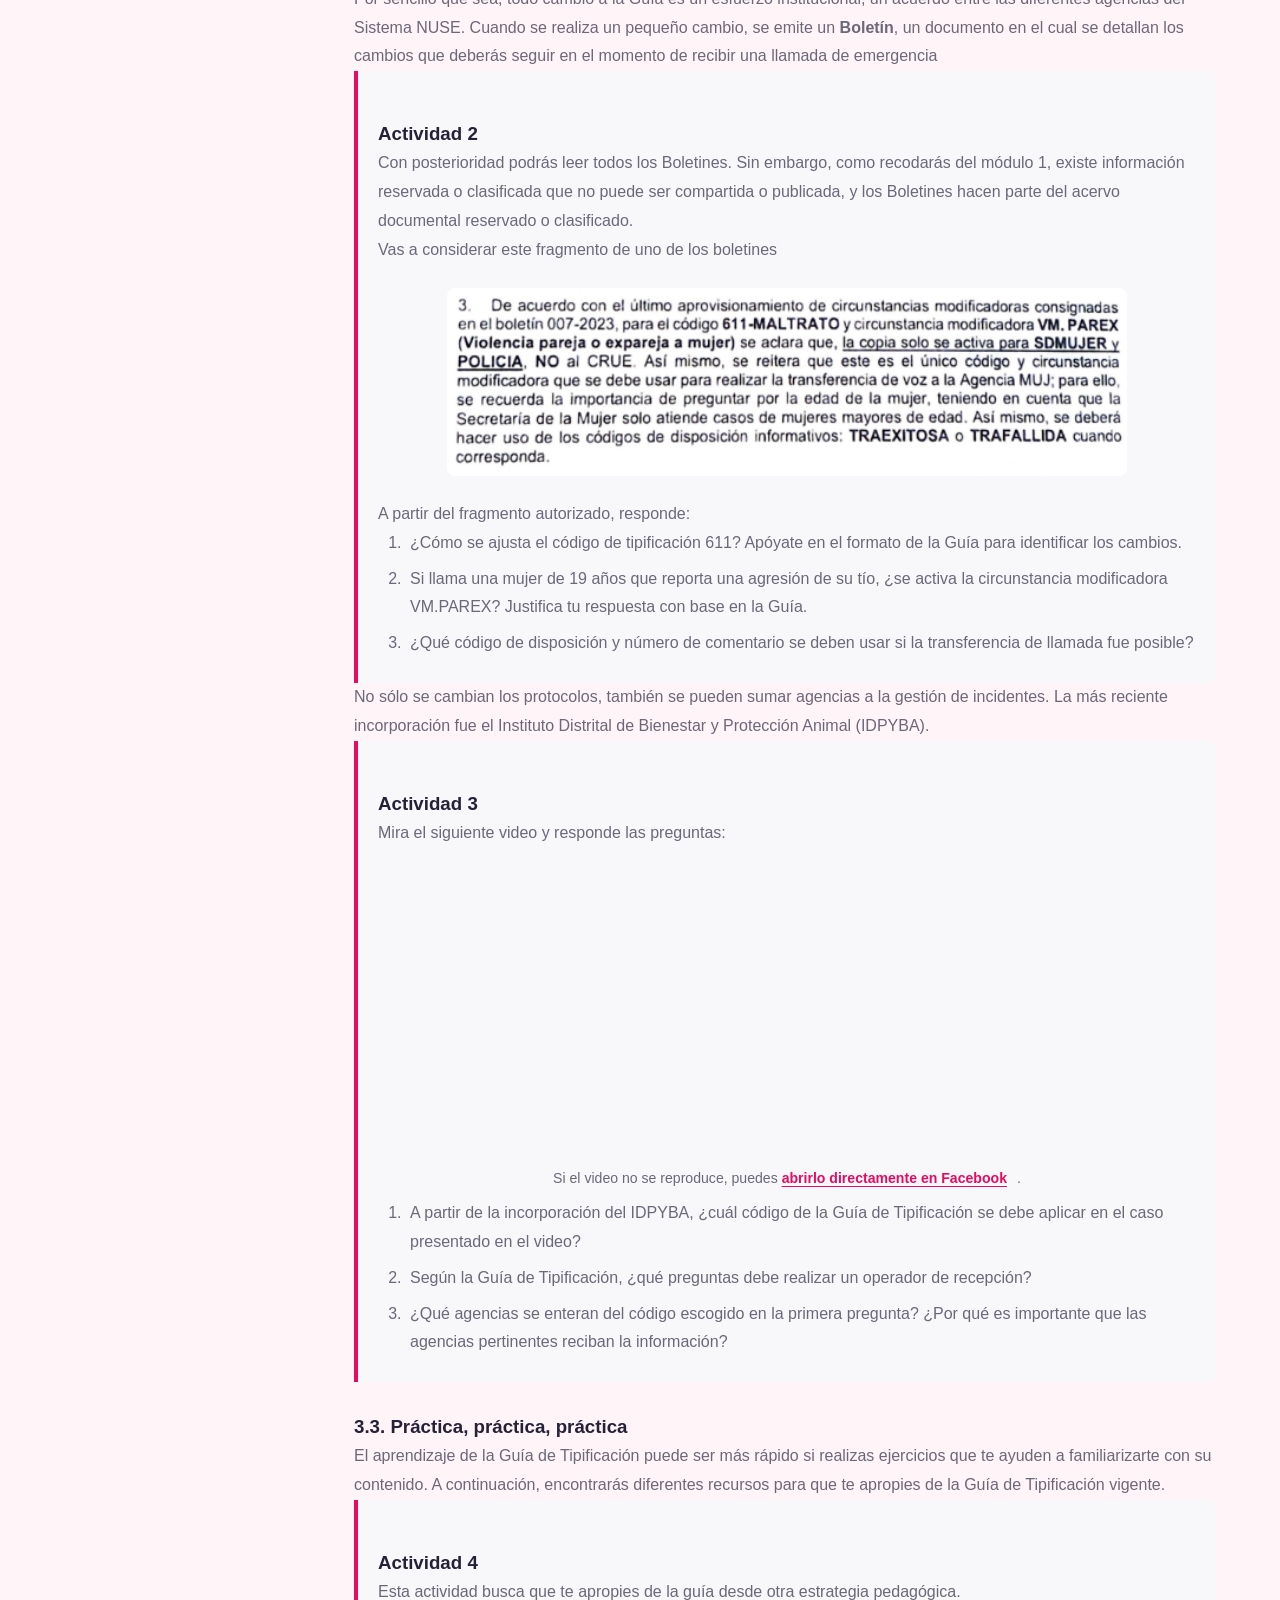
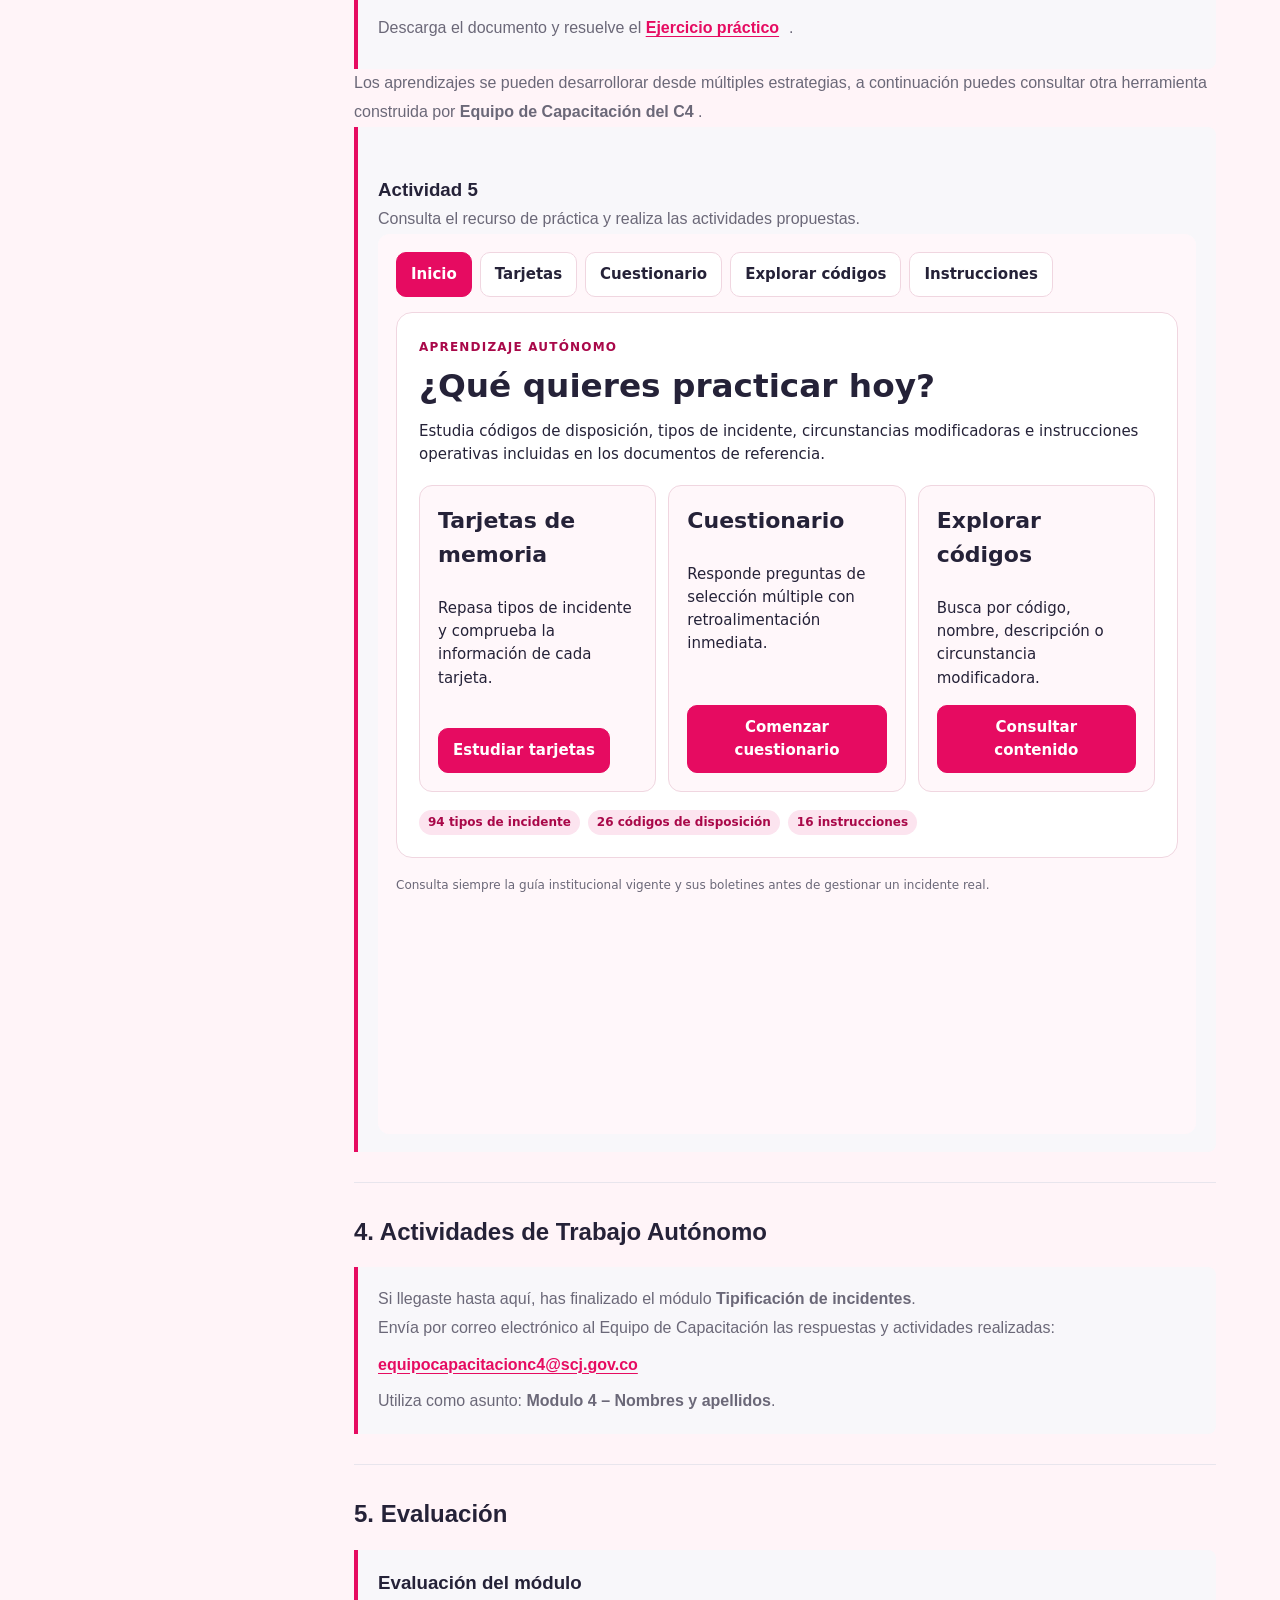
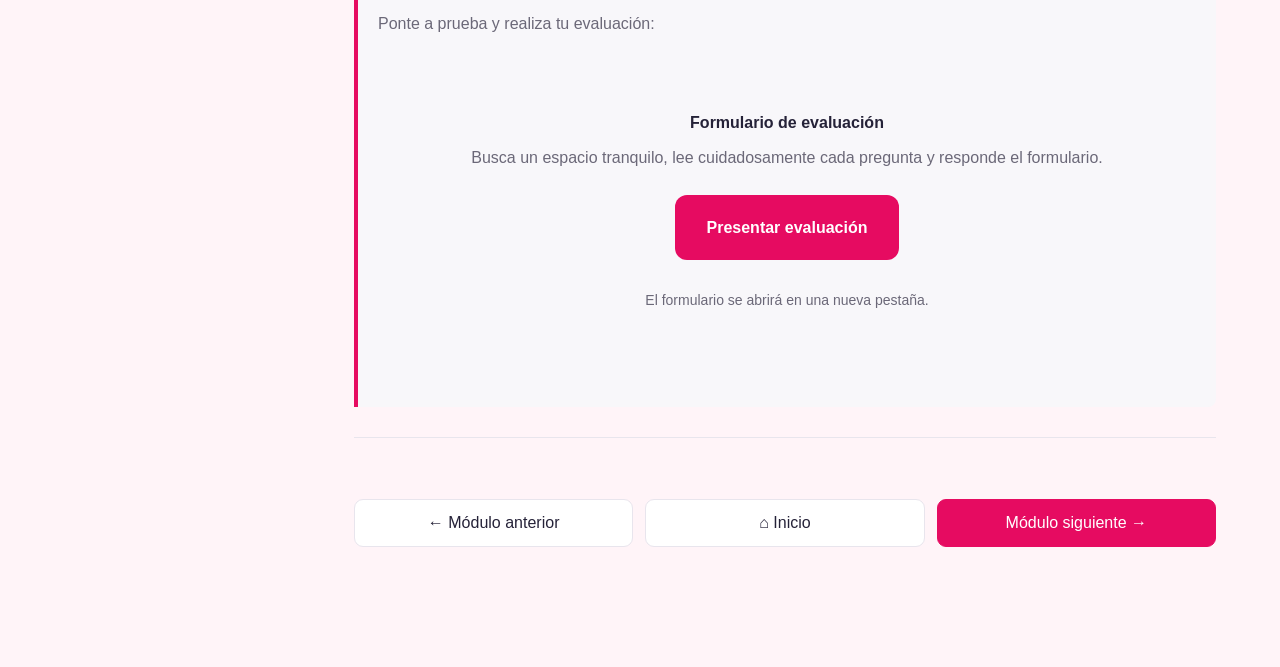
<file: modulos/tipificacion-incidentes.html>
<!DOCTYPE html>
<html lang="es">
<head>
    <meta charset="UTF-8">
    <meta name="viewport" content="width=device-width, initial-scale=1.0">
    <meta name="theme-color" content="#E60B61">
    <link rel="icon" type="image/png" href="/operadoresC4/assets/img/logo.png">
    <title>Tipificación de incidentes | Portal C4</title>
    <link rel="stylesheet" href="../assets/css/style.css">

    <style>
        :root {
            --pink: #E60B61;
            --dark: #252238;
            --muted: #6B6878;
            --border: #E8E5ED;
            --background: #F8F7FA;
        }

        html {
            scroll-behavior: smooth;
            scroll-padding-top: 24px;
        }

        body {
            margin: 0;
            padding-bottom: 82px;
        }

        .module-layout {
            display: flex;
            min-height: calc(100vh - 140px);
        }

        .module-sidebar {
            width: 290px;
            flex-shrink: 0;
            align-self: flex-start;
            position: sticky;
            top: 16px;
            max-height: calc(100vh - 32px);
            overflow-y: auto;
            padding: 28px 20px;
            border-right: 1px solid var(--border);
            background: var(--background);
        }

        .module-sidebar h2 {
            color: var(--dark);
            font-size: 1.15rem;
            line-height: 1.4;
            margin: 0 0 22px;
        }

        .module-sidebar nav {
            display: grid;
            gap: 7px;
        }

        .module-sidebar nav a {
            display: block;
            padding: 11px 12px;
            border-radius: 8px;
            color: var(--dark);
            text-decoration: none;
            font-size: .94rem;
        }

        .module-sidebar nav a:hover,
        .module-sidebar nav a.active {
            background: #FCE4EF;
            color: var(--pink);
        }

        .module-main {
            min-width: 0;
            flex: 1;
            padding: 38px clamp(20px, 5vw, 72px);
        }

        .module-toolbar {
            margin-bottom: 25px;
        }

        .module-toggle {
            padding: 10px 14px;
            border: 1px solid var(--border);
            border-radius: 8px;
            background: #FFFFFF;
            color: var(--dark);
            cursor: pointer;
            font: inherit;
        }

        .module-label {
            display: inline-block;
            margin-bottom: 12px;
            color: var(--pink);
            font-size: .8rem;
            font-weight: 700;
            letter-spacing: .08em;
        }

        .module-title {
            margin: 0 0 18px;
            color: var(--dark);
            font-size: clamp(1.8rem, 4vw, 2.6rem);
            line-height: 1.2;
        }

        .module-intro {
            max-width: 800px;
            color: var(--muted);
            line-height: 1.8;
        }

        .module-content-section {
            padding: 30px 0;
            border-bottom: 1px solid var(--border);
            scroll-margin-top: 24px;
        }

        .module-content-section h2 {
            margin: 0 0 16px;
            color: var(--dark);
            font-size: 1.5rem;
        }

        .module-content-section h3 {
            margin-top: 30px;
            color: var(--dark);
        }

        .module-content-section p,
        .module-content-section li {
            color: var(--muted);
            line-height: 1.8;
        }

        .module-content-section li {
            margin-bottom: 7px;
        }

        .module-content-section blockquote {
            margin: 20px 0;
            padding: 16px 20px;
            border-left: 4px solid var(--pink);
            background: var(--background);
            color: var(--muted);
            line-height: 1.8;
        }

        .module-placeholder,
        .note {
            padding: 18px 20px;
            border-left: 4px solid var(--pink);
            border-radius: 0 8px 8px 0;
            background: var(--background);
        }

        .activity,
        .activity-card {
            margin: 26px 0;
            padding: 22px;
            border-radius: 12px;
            background: var(--background);
        }

        .activity h3,
        .activity-card h3,
        .activity-card h4 {
            margin-top: 0;
            color: var(--dark);
        }

        .resource-link,
        .module-link {
            display: inline-block;
            margin: 8px 10px 8px 0;
            color: var(--pink);
            font-weight: 600;
            text-decoration: underline;
            text-underline-offset: 3px;
        }

        .resource-link:hover,
        .module-link:hover {
            color: #A90849;
        }

        .story {
            margin: 22px 0;
            padding: 22px;
            border: 1px solid var(--border);
            border-radius: 12px;
            background: #FFFFFF;
        }

        .story p {
            margin: 12px 0;
        }

        .start-callout {
            margin: 24px 0;
            padding: 18px;
            border-left: 5px solid var(--pink);
            border-radius: 0 8px 8px 0;
            background: #FCE4EF;
            color: var(--pink) !important;
            font-size: 1.2rem;
            font-weight: 700;
            text-align: center;
        }

        .table-wrap,
        .module-table-wrap {
            width: 100%;
            margin: 22px 0;
            overflow-x: auto;
        }

        .table-wrap table,
        .module-table {
            width: 100%;
            min-width: 700px;
            border-collapse: collapse;
            color: var(--dark);
        }

        .table-wrap th,
        .module-table th {
            padding: 11px;
            border: 1px solid var(--border);
            background: var(--pink);
            color: #FFFFFF;
            text-align: left;
            vertical-align: top;
        }

        .table-wrap td,
        .module-table td {
            padding: 11px;
            border: 1px solid var(--border);
            background: #FFFFFF;
            vertical-align: top;
            line-height: 1.6;
        }

        .table-wrap tbody tr:nth-child(even) td,
        .module-table tbody tr:nth-child(even) td {
            background: var(--background);
        }

        .source-image,
        .module-image {
            display: block;
            width: 100%;
            max-width: 680px;
            height: auto;
            margin: 24px auto;
            border-radius: 8px;
        }

        .module-caption {
            margin-top: -12px;
            color: var(--muted);
            font-size: .88rem;
            text-align: center;
        }

        .module-video {
            width: 100%;
            max-width: 605px;
            margin: 20px auto;
        }

        .module-video iframe {
            display: block;
            width: 100%;
            min-height: 500px;
            border: 0;
            border-radius: 10px;
        }

        .module-navigation {
            display: grid;
            grid-template-columns: repeat(3, minmax(0, 1fr));
            gap: 12px;
            margin-top: 36px;
            padding-top: 25px;
        }

        .module-navigation a {
            display: flex;
            align-items: center;
            justify-content: center;
            min-height: 46px;
            padding: 10px;
            border: 1px solid var(--border);
            border-radius: 9px;
            background: #FFFFFF;
            color: var(--dark);
            text-align: center;
            text-decoration: none;
        }

        .module-navigation a:last-child {
            border-color: var(--pink);
            background: var(--pink);
            color: #FFFFFF;
        }

        .module-progress {
            position: fixed;
            z-index: 1000;
            bottom: 0;
            left: 50%;
            width: min(680px, calc(100% - 32px));
            padding: 12px 18px 14px;
            transform: translateX(-50%);
            border: 1px solid var(--border);
            border-bottom: 0;
            border-radius: 14px 14px 0 0;
            background: rgba(255,255,255,.97);
            box-shadow: 0 -4px 20px rgba(37,34,56,.08);
        }

        .module-progress-heading {
            display: flex;
            justify-content: space-between;
            gap: 12px;
            margin-bottom: 8px;
            color: var(--dark);
            font-size: .85rem;
        }

        .module-progress-track {
            height: 7px;
            overflow: hidden;
            border-radius: 99px;
            background: #EEEAF1;
        }

        .module-progress-fill {
            width: 0;
            height: 100%;
            border-radius: inherit;
            background: var(--pink);
            transition: width .15s linear;
        }

        .module-sidebar-hidden .module-sidebar {
            display: none;
        }

        .module-sidebar-hidden .module-main {
            padding-right: clamp(20px, 8vw, 110px);
            padding-left: clamp(20px, 8vw, 110px);
        }

        @media (max-width: 760px) {
            .module-layout {
                display: block;
            }

            .module-sidebar {
                position: relative;
                top: auto;
                width: auto;
                max-height: none;
                overflow-y: visible;
                box-sizing: border-box;
                padding: 20px;
                border-right: 0;
                border-bottom: 1px solid var(--border);
            }

            .module-main {
                padding: 25px 20px;
            }

            .module-navigation {
                grid-template-columns: 1fr;
            }

            .module-sidebar-hidden .module-main {
                padding: 25px 20px;
            }

            .module-video iframe {
                min-height: 420px;
            }
        }
    </style>
</head>

<body>
<header>
    <div class="navbar">
        <a aria-label="Volver al Portal C4" class="logo" href="../index.html">
            <span aria-hidden="true" class="logo-mark">C4</span>
            <span>Portal de Capacitación C4</span>
        </a>
        <nav aria-label="Navegación principal" class="nav-links">
            <a href="../index.html">Inicio</a>
            <a href="../index.html#formacion">Módulos</a>
            <a href="../index.html#recursos">Recursos</a>
        </nav>
    </div>
</header>

<div class="module-layout" id="moduleLayout">
    <aside class="module-sidebar" id="moduleSidebar">
        <h2>Tipificación de incidentes</h2>
        <nav aria-label="Apartados del módulo">
            <a href="#objetivos" class="active">1. Objetivos</a>
            <a href="#tematicas">2. Temáticas Abordadas</a>
            <a href="#actividades">3. Actividades</a>
            <a href="#trabajo-autonomo">4. Actividades de Trabajo Autónomo</a>
            <a href="#evaluacion">5. Evaluación</a>
        </nav>
    </aside>

    <main class="module-main">
        <div class="module-toolbar">
            <button class="module-toggle" id="toggleSidebar" type="button"
                    aria-controls="moduleSidebar" aria-expanded="true">
                ☰ Ocultar navegación
            </button>
        </div>

        <span class="module-label">MÓDULO 04</span>
        <h1 class="module-title">Tipificación de incidentes</h1>

        <div class="module-intro">
            <p><strong>¡Bienvenidos y bienvenidas al módulo virtual de formación del programa Operador de Recepción sobre tipificación de 
                incidentes!</strong></p>
            <p>En este módulo realizarás lecturas y actividades que te permitirán desarrollar las competencias necesarias para identificar,
                clasificar y registrar de manera adecuada las situaciones reportadas por la ciudadanía, mediante el uso de los códigos 
                correspondientes para tipificar incidentes de emergencia y seguridad.</p>
        </div>

        <section class="module-content-section" id="objetivos">
            <h2>1. Objetivos</h2>
             
                 <ul>
                <li>Reconocer los criterios para la tipificación de incidentes de seguridad y emergencias de Bogotá.</li>
                <li>Clasificar incidentes de seguridad y emergencias a partir de la Guía de Tipificación vigente.</li>
                <li>Aplicar la Guía de Tipificación vigente para asegurar la seguridad, la integridad y el bienestar de las personas que requieren atención.</li>
            </ul>
             
        </section>

        <section class="module-content-section" id="tematicas">
            <h2>2. Temáticas Abordadas</h2>
            
            <ul>
                <li>Guía de tipificación de incidentes.</li>
                <li>Caracterización de incidentes.</li>
                <li>Códigos de disposición, cierre e informativos.</li>
                <li>Casuística.</li>
            </ul>
            
        </section>

        <section class="module-content-section" id="actividades">
            <h2>3. Actividades</h2>
                <p>Antes de comenzar, ubícate en un lugar cómodo, vas a desarrollar varias lecturas. Consigue un cuaderno, lápiz o esfero, 
                    o alguna herramienta digital para tomar apuntes.</p>
                <p><strong>¡Comencemos!</strong></p>
    
                <h3>3.1. Guía de tipificación de incidentes</h3>
                <p>La tipificación de incidentes en la Línea de Emergencias 123 de Bogotá es un proceso fundamental para la gestión 
                    de emergencias en la ciudad. Con la información adecuada, las necesidades de la ciudadanía pueden ser atendidas
                    de manera oportuna y eficiente.
                </p>
                <div class="module-placeholder"
                    <p><strong>Definición:</strong> </p>
                    <p>A partir de la información proporcionada por la ciudadanía, los operadores y las operadoras de recepción 
                        clasifican los incidentes mediante criterios predefinidos entre todas las agencias del Sistema NUSE.
                    </p>
                </div>
                
                <p>Aunque sencilla, la tipificación es una pieza fundamental dentro de la gestión de emergencias en la ciudad. 
                    A partir de la clasificación se definen prioridades, se orientan acciones y se identifican responsables 
                    para dar una respuesta eficiente y oportuna a la ciudadanía.</p>
                
                <p>Considera el siguiente relato:</p>
    
                <div class="story">
                    <p><strong>¡Ring! ¡Ring! Ingresa una llamada a la Línea 123 de Bogotá.</strong></p>
                    <p>Contesta una operadora de recepción.</p>
                    <p>— Línea 123 Bogotá ¿cuál es su emergencia?</p>
                    <p>Al otro lado del teléfono, responde una ciudadana con un tono agitado:</p>
                    <p>— Señorita, estoy con mi amiga que se encuentra muy mal. Íbamos caminando hacia nuestra casa después 
                        de haber comido un ceviche de camarones en un restaurante y empezó a sentirse muy mal. No puede caminar más,
                        parece que está intoxicada.</p>
                    <p>Ante la información inicial, la operadora identifica la definición de intoxicación:</p>
                    <blockquote>Entrada en el organismo de sustancias capaces de provocar alteraciones en las funciones del ser humano
                        y que pueden ocasionar salivación abundante, calor, aumento de la frecuencia cardiaca, piel roja, vómito o diarrea. 
                        Para la redacción debe tenerse en cuenta el tipo de intoxicación: comida, fines delictivos (escopolamina, burundanga,
                        etc.), veneno, alcohol, pintura, medicamentos u otros.
                    </blockquote>
                    <p>Por tanto, la operadora pregunta a la ciudadana:</p>
                    <p>— ¿Sabe cuántas personas están intoxicadas?</p>
                    <p>— La verdad, no sé. Por ahora solo mi amiga. ¡Necesito ayuda!</p>
                    <p>La operadora sabe qué está ocurriendo, pero necesita identificar dónde sucede el incidente. 
                        Continúa realizando preguntas:</p>
                    <p>— Señora, ¿puede proporcionarme la dirección donde se encuentran?</p>
                    <p>— Estamos sobre la calle 72 con carrera décima, frente al Centro Comercial Granahorrar.</p>
                    <p>La operadora identifica la ubicación y verifica la información del sector.</p>
                    <p>— Señora, ¿se encuentra en el barrio La Porciúncula, en la localidad de Chapinero?</p>
                    <p>— Sí, sí, es allí donde nos encontramos.</p>
                    <p>La operadora pregunta el nombre de la ciudadana y el número telefónico desde el cual llama, 
                        y verifica si dispone de un número adicional.</p>
                    <p>Finalmente, la operadora le indica:</p>
                    <p>— Permanezca en línea, voy a comunicarle con la Secretaría de Salud.</p>
                    <p>La operadora intenta hacer la transferencia de la llamada. Después del primer intento sin respuesta, retoma la 
                        llamada e insiste en la transferencia.</p>
                    <p>Luego de varios intentos, la transferencia no resulta exitosa. La operadora informa a la ciudadana que se 
                        está gestionando la ayuda y finaliza la llamada.</p>
                    <p>En este punto, la operadora cuenta con la información necesaria para gestionar el incidente: aplicó las preguntas
                        correspondientes, intentó realizar la transferencia y registró la información para que la agencia pertinente 
                        conozca la situación.</p>
                </div>
    
                <p>En este ejemplo, la operadora de recepción supo que debía hacer, ya que conocía la <strong>Guía de Tipificación</strong>. 
                    Un documento construido entre todas las agencias del Sistema NUSE, en el cual, no sólo se encuentran los criterios 
                    (definiciones) para clasificar los incidentes, sino también guía orientadora en la que se encuentran:</p>
                
                <ul>
                    <li>Las preguntas que deben realizar los operadores y las operadoras de recepción.</li>
                    <li>Las circunstancias particulares que pueden presentarse dentro de un mismo incidente.</li>
                    <li>Las agencias a las que se debe transferir la llamada.</li>
                    <li>Las agencias a las que se copia o se remite el incidente.</li>
                </ul>
    
                <p>Esta es la información que se encuentra en la Guía de Tipificación vigente para las intoxicaciones:</p>
    
                
                <div class="table-wrap">
                    <table class="module-table">
                        <thead>
                            <tr>
                                <th>Tipo de incidente</th>
                                <th>Descripción</th>
                                <th>Preguntas</th>
                                <th>Circunstancia modificadora</th>
                                <th>Descripción de circunstancia modificadora</th>
                                <th>Transferencia de voz</th>
                                <th>Copia de incidente</th>
                            </tr>
                        </thead>
                        <tbody>
                            <tr>
                                <td rowspan="4">
                                    <strong>610<br>INTOX</strong><br>
                                    (Intoxicación)
                                </td>
                
                                <td rowspan="4">
                                    Entrada en el organismo de sustancias capaces de provocar alteraciones en las funciones del ser 
                                    humano y que puede ocasionar salivación abundante, calor, aumento de la frecuencia cardiaca, 
                                    piel roja, vómito o diarrea. Tener en cuenta para la redacción: tipo de intoxicación: comida, 
                                    con fines delictivos (escopolamina, burundanga, etc.), veneno, alcohol, pintura, medicamentos, otros.
                                </td>
                
                                <td rowspan="4">
                                    <p><strong>Preguntas para documentar:</strong></p>
                                    <ul>
                                        <li>¿Sabe con qué se intoxicó?</li>
                                        <li>¿Sabe cuántas personas están intoxicadas?</li>
                                    </ul>
                
                                    <p><strong>Preguntas y acciones para circunstancias modificadoras:</strong></p>
                                    <ul>
                                        <li>¿Sabe si la intoxicación ocurrió en un establecimiento abierto al público? Seleccionar 
                                            EST.PUB si la intoxicación ocurrió en un establecimiento abierto al público.</li>
                                        <li>¿Sabe si la intoxicación se hizo con fines delictivos? Seleccionar LES.PER en caso de que
                                            sea con fines delictivos.</li>
                                    </ul>
                                </td>
                
                                <td></td>
                                <td></td>
                                <td>TARM</td>
                                <td>CRUE</td>
                            </tr>
                
                            <tr>
                                <td>EST.PUB</td>
                                <td>Establecimiento abierto al público</td>
                                <td>TARM</td>
                                <td>CRUE, Policía</td>
                            </tr>
                
                            <tr>
                                <td>LES.PER</td>
                                <td>Lesiones personales</td>
                                <td>TARM</td>
                                <td>CRUE, Policía</td>
                            </tr>
                
                            <tr>
                                <td>NOBOGOTA</td>
                                <td></td>
                                <td></td>
                                <td>Policía</td>
                            </tr>
                        </tbody>
                    </table>
                </div>

    
                <div class="module-placeholder">
                    <h3>Actividad 1</h3>
                    <p>Como operador u operadora de recepción, la Guía de Tipificación será el documento más importante 
                        que deberás aprender para desarrollar tus actividades. Descarga la
                        <a class="resource-link" href="../assets/documentos/modulo4/guia-tipificacion-incidentes.pdf" target="_blank" rel="noopener">Guía de Tipificación</a> vigente
                        y responde las siguientes preguntas:
                    </p>
                    
                    <ol>
                        <li>¿Cuántos códigos de disposición tiene actualmente la Guía?</li>
                        <li>¿Cuántos códigos de disposición y cierre tiene la Guía?</li>
                        <li>¿Cuál es la diferencia entre un código de disposición y un código de disposición?</li>
                        <li>¿Cuántos códigos de tipificación tienen solamente un código alfabético?</li>
                    </ol>
                </div>
    
                <h3>3.2. Cambios, ajustes y complementos de la Guía de Tipificación</h3>
            
                <p>La Guía de Tipificación es un documento que se revisa y ajusta constantemente. La sociedad cambia, las formas 
                    como nos interrelacionamos se transforman, y los eventos y situaciones que dan lugar a una emergencia
                    llevan a que se modifiquen parcial o totalmente algunos elementos de la Guía. 
                </p>

                <p> Por sencillo que sea, todo cambio a la Guía es un esfuerzo institucional, un acuerdo entre las
                    diferentes agencias del Sistema NUSE. Cuando se realiza un pequeño cambio, se emite un <strong>Boletín</strong>,
                    un documento en el cual se detallan los cambios que deberás seguir en el momento de recibir una llamada de emergencia
                </p>
                
                <div class="module-placeholder">
                    <h3>Actividad 2</h3>
                    <p>Con posterioridad podrás leer todos los Boletines. Sin embargo, como recodarás del módulo 1, existe información 
                        reservada o clasificada que no puede ser compartida o publicada, y los Boletines hacen parte del acervo documental
                        reservado o clasificado.  </p>

                     <p>Vas a considerar este fragmento de uno de los boletines </p>
                        
                   
                    <img class="source-image" src="../assets/img_modulo4/fragmento-boletin-tipificacion.png" alt="Fragmento autorizado de un boletín sobre cambios en la tipificación">
                    <p>A partir del fragmento autorizado, responde:</p>
                    <ol>
                        <li>¿Cómo se ajusta el código de tipificación 611? Apóyate en el formato de la Guía para identificar los cambios.</li>
                        <li>Si llama una mujer de 19 años que reporta una agresión de su tío, ¿se activa la circunstancia modificadora 
                            VM.PAREX? Justifica tu respuesta con base en la Guía.</li>
                        <li>¿Qué código de disposición y número de comentario se deben usar si la transferencia de llamada fue posible?</li>
                    </ol>
                </div>
    
                <p>
                No sólo se cambian los protocolos, también se pueden sumar agencias a la gestión de incidentes. La más reciente incorporación
                fue el Instituto Distrital de Bienestar y Protección Animal (IDPYBA). 
                </p>
    
                <div class="module-placeholder">
                    <h3>Actividad 3</h3>
                    <p>Mira el siguiente video y responde las preguntas:</p>

                    <iframe
                        src="https://www.facebook.com/plugins/video.php?href=https%3A%2F%2Fwww.facebook.com%2Fsecretariadeseguridadbogota%2Fvideos%2F2292160184650155%2F&show_text=false&width=560"
                        title="La Línea 123 también salva la vida de los animales"
                        width="560"
                        height="315"
                        style="border:none; overflow:hidden;"
                        scrolling="no"
                        frameborder="0"
                        allowfullscreen="true"
                        allow="autoplay; clipboard-write; encrypted-media; picture-in-picture; web-share">
                    </iframe>
                   
                    <p class="module-caption">
                    Si el video no se reproduce, puedes
                    <a
                        class="module-link"
                        href="https://www.facebook.com/secretariadesseguridadbogota/videos/la-línea123-también-salva-la-vida-de-los-animales-que-viven-en-calledesde-que-in/2292160184650155/"
                        target="_blank"
                        rel="noopener noreferrer">
                        abrirlo directamente en Facebook
                    </a>.
                </p>
                    
                    <ol>
                        <li>A partir de la incorporación del IDPYBA, ¿cuál código de la Guía de Tipificación 
                            se debe aplicar en el caso presentado en el video?</li>
                        <li>Según la Guía de Tipificación, ¿qué preguntas debe realizar un operador de recepción?</li>
                        <li>¿Qué agencias se enteran del código escogido en la primera pregunta? ¿Por qué es importante
                            que las agencias pertinentes reciban la información?</li>
                    </ol>
                </div>
    
                <h3>3.3. Práctica, práctica, práctica</h3>
                
                <p>
                El aprendizaje de la Guía de Tipificación puede ser más rápido si realizas ejercicios que te ayuden a familiarizarte con su contenido. A continuación, 
                encontrarás diferentes recursos para que te apropies de la Guía de Tipificación vigente.
                </p>
    
                <div class="module-placeholder">
                <h3>
                Actividad 4
                </h3>
                    <p>
                    Esta actividad busca que te apropies de la guía desde otra estrategia pedagógica.
                    </p>
                    <p>
                    Descarga el documento y resuelve el <a class="resource-link" href="../assets/documentos/modulo4/ejercicio-practico-tipificacion.pdf" target="_blank" rel="noopener">Ejercicio práctico</a>.
                    </p>
                        
                </div>
                
                <p>
                Los aprendizajes se pueden desarrollorar desde múltiples estrategias, a continuación puedes consultar 
                otra herramienta construida por <strong> Equipo de Capacitación del C4 </strong>.
                </p>
                
                <div class="module-placeholder">
                <h3>Actividad 5</h3>
                <p>Consulta el recurso de práctica y realiza las actividades propuestas.</p>

                    <iframe
                        title="Asistente de estudio C4"
                        srcdoc="&lt;!doctype html&gt;&lt;html lang=&quot;es&quot;&gt;&lt;head&gt;&lt;meta charset=&quot;utf-8&quot;&gt;&lt;meta name=&quot;viewport&quot; content=&quot;width=device-width,initial-scale=1&quot;&gt;&lt;title&gt;Asistente de estudio C4&lt;/title&gt;
                        &lt;style&gt;
                        :root{--brand:#E60B61;--brand-dark:#A90849;--ink:#252238;--muted:#6B6878;--page:#FFF7FA;--line:#F0D6E0;--panel:#fff;--tile:#FFF7FA;--tag:#FCE4EF;--good:#167647;--bad:#b42318}*{box-sizing:border-box}body{margin:0;background:var(--page);font:15px/1.55 system-ui,-apple-system,Segoe UI,Roboto,Arial,sans-serif;color:var(--ink)}button,input,select{font:inherit}.assistant-shell{max-width:1100px;margin:auto;padding:18px}.tabs{display:flex;flex-wrap:wrap;gap:8px;margin-bottom:15px}.tab,.btn{border:1px solid var(--line);border-radius:10px;background:#fff;color:var(--ink);padding:10px 14px;cursor:pointer;font-weight:650}.tab.active,.btn.primary{background:var(--brand);color:#fff;border-color:var(--brand)}button:hover{filter:brightness(.97)}button:focus-visible,input:focus-visible,select:focus-visible{outline:3px solid #E60B61;outline-offset:2px}.panel{background:var(--panel);border:1px solid var(--line);border-radius:16px;padding:22px;margin-bottom:14px}.eyebrow{font-size:12px;text-transform:uppercase;letter-spacing:.1em;color:var(--brand-dark);font-weight:800}h1{font-size:clamp(25px,4vw,36px);line-height:1.15;margin:9px 0}h2{font-size:22px;margin:0 0 10px}h3{font-size:17px;margin:0 0 7px}.muted,.note{color:var(--muted)}.grid{display:grid;grid-template-columns:repeat(3,minmax(0,1fr));gap:12px;margin-top:18px}.card{border:1px solid var(--line);background:var(--tile);border-radius:13px;padding:18px;display:flex;flex-direction:column;align-items:flex-start}.card p{flex:1}.row{display:flex;gap:9px;flex-wrap:wrap;align-items:center}.field{width:100%;padding:11px 12px;border:1px solid #d7cbd1;border-radius:9px;background:#fff;color:var(--ink)}.searchbar{display:grid;grid-template-columns:minmax(0,2fr) minmax(150px,1fr);gap:10px;margin:14px 0}.pill{display:inline-block;background:var(--tag);color:var(--brand-dark);border-radius:99px;padding:3px 9px;font-size:12px;font-weight:700}.result{border:1px solid var(--line);border-radius:11px;padding:14px;margin:10px 0;background:#fff}.result p{margin:6px 0}.flashcard{min-height:220px;display:flex;flex-direction:column;justify-content:center;align-items:center;text-align:center;border:2px solid var(--line);border-radius:15px;padding:25px;background:var(--tile);cursor:pointer}.flashcard .big{font-size:25px;font-weight:800;color:var(--brand-dark)}.options{display:grid;gap:8px;margin:15px 0}.option{border:1px solid var(--line);border-radius:10px;background:#fff;text-align:left;padding:12px;cursor:pointer}.option.correct{border-color:var(--good);background:#ecfdf3}.option.wrong{border-color:var(--bad);background:#fff1f0}.feedback{padding:12px;border-radius:10px;background:var(--tag);margin:12px 0}.stats{display:flex;gap:8px;flex-wrap:wrap}.empty{padding:24px;text-align:center;color:var(--muted)}.note{font-size:12px;margin:18px 0 0}.list{padding-left:22px}.hidden{display:none!important}@media(max-width:700px){.assistant-shell{padding:10px}.panel{padding:16px}.grid{grid-template-columns:1fr}.searchbar{grid-template-columns:1fr}.tab{padding:9px 11px}}
                        &lt;/style&gt;&lt;/head&gt;&lt;body&gt;&lt;main class=&quot;assistant-shell&quot; aria-label=&quot;Asistente de estudio C4&quot;&gt;&lt;nav class=&quot;tabs&quot; aria-label=&quot;Secciones del asistente&quot;&gt;&lt;button class=&quot;tab active&quot; data-view=&quot;inicio&quot;&gt;Inicio&lt;/button&gt;&lt;button class=&quot;tab&quot; data-view=&quot;tarjetas&quot;&gt;Tarjetas&lt;/button&gt;&lt;button class=&quot;tab&quot; data-view=&quot;cuestionario&quot;&gt;Cuestionario&lt;/button&gt;&lt;button class=&quot;tab&quot; data-view=&quot;explorar&quot;&gt;Explorar códigos&lt;/button&gt;&lt;button class=&quot;tab&quot; data-view=&quot;instrucciones&quot;&gt;Instrucciones&lt;/button&gt;&lt;/nav&gt;&lt;div id=&quot;app&quot;&gt;&lt;/div&gt;&lt;p class=&quot;note&quot;&gt;Consulta siempre la guía institucional vigente y sus boletines antes de gestionar un incidente real.&lt;/p&gt;&lt;/main&gt;
                        &lt;script&gt;
                        const DATA={&quot;instrucciones&quot;:[&quot;Se recomienda usar el código alfabético en lugar del código numérico. Por ejemplo, RIÑA en vez de 934.&quot;,&quot;PremierOne le mostrará las entidades a copiar al momento de enviar el incidente. No olvide seleccionarlas y validar la jurisdicción a la que se está copiando.&quot;,&quot;Las circunstancias modificadoras que tienen el símbolo / representan la combinación de dos o más circunstancias previas del mismo tipo de incidente.&quot;,&quot;Si se reportan más de dos tipos de incidentes realice la clonación a la agencia correspondiente, y asocie los incidentes&quot;,&quot;Si el tipo de incidente y la circunstancia modificadora seleccionada no copia a Movilidad, se debe clonar a Movilidad (Clic derecho, clonar a Movilidad) cuando el incidente ocurra o afecte la vía pública.&quot;,&quot;Todo incidente debe tener siempre un código de disposición de cierre. Añada el código de disposición TRAMITADO cuando sea un incidente procedente. De lo contrario añada el código de disposición de cierre que aplique.&quot;,&quot;Añada los códigos de disposición informativos según corresponda y documente frente a cada uno la información cuando sea necesario.&quot;,&quot;Realice el cierre del incidente una vez termine de documentar y tramitar.&quot;,&quot;Las prioridades son asignadas por el sistema de manera automática y están asociadas al tipo de incidente y a la circunstancia modificadora, por tanto, bajo ninguna circunstancia estas se deben modificar manualmente.&quot;,&quot;La asignación de los códigos de disposición informativos y de cierre, se deben realizar posterior al proceso de copiado de información a despacho.&quot;,&quot;La confirmación, solicitud y documentación del número de contacto adicional para los incidentes del CRUE, debe hacerse antes de la transferencia de voz y del proceso de copiado de información respectivamente.&quot;,&quot;La información documentada en el comentario del código de disposición no es vista por el despacho, es por ello que allí se deberá documentar información de importancia para la SUR y sólo de ser necesario. Ejemplo: INFOADICIO; se informa incidente a MEBOG o área de seguimiento en la SUR, se realiza llamada para obtención de dirección.&quot;,&quot;No inducir al usuario hacia un tipo de incidente o circunstancia modificadora, solo asignar una con la información que suministre, Ejemplo: circunstancias modificadoras EISP (Evento de Interés en Salud Pública) o VACUNA (Sintomatología adversa posvacuna), “el operador no debe vincular el incidente por presunción y no deberá inducir al usuario a asociar su sintomatología con el virus”, o PRVSANITAR(Prevención Sanitaria), Solo cuando exista fallecimiento confirmado por COVID o exista presunción manifiesta por parte del usuario”.&quot;,&quot;Si la persona lo indica, documente cuando exista medida de protección en los tipos de incidente a que haya lugar.&quot;,&quot;Hacer uso de la herramienta ETIQUETAS, como apoyo constante en la confirmación de dirección a través de los puntos de referencia, ya que estos son parte importante de la dirección.&quot;,&quot;En el tipo de incidente RECONOCIMI (Reconocimiento de Soat), se debe proceder así: 1. Digite la dirección de la entidad de salud y valide en el sistema (ALT + V), ingrese el nombre de la Institución en el campo Nombre Ubi. 2. En el espacio comentarios del incidente, documente nombre del paciente, dirección y localidad donde ocurrió el ACCTRA, y copie al área de la entidad de salud donde se encuentra el paciente.&quot;],&quot;disposiciones&quot;:[{&quot;alfabetico&quot;:&quot;TRAMITADO&quot;,&quot;codigo&quot;:&quot;Tramitado&quot;,&quot;tipo&quot;:&quot;Cierre&quot;,&quot;descripcion&quot;:&quot;Se copió a las agencias para que realicen la atención.&quot;},{&quot;alfabetico&quot;:&quot;ALARBANC&quot;,&quot;codigo&quot;:&quot;Alarma bancaria&quot;,&quot;tipo&quot;:&quot;Informativo&quot;,&quot;descripcion&quot;:&quot;La llamada corresponde a una alarma bancaria.&quot;},{&quot;alfabetico&quot;:&quot;ALARCOMU&quot;,&quot;codigo&quot;:&quot;Alarma comunitaria&quot;,&quot;tipo&quot;:&quot;Informativo&quot;,&quot;descripcion&quot;:&quot;La llamada corresponde a una alarma comunitaria.&quot;},{&quot;alfabetico&quot;:&quot;MALTMUJER&quot;,&quot;codigo&quot;:&quot;Maltrato a la mujer&quot;,&quot;tipo&quot;:&quot;Informativo&quot;,&quot;descripcion&quot;:&quot;Se identifica que en el incidente se presentó maltrato a la mujer.&quot;},{&quot;alfabetico&quot;:&quot;MENOR&quot;,&quot;codigo&quot;:&quot;Menor afectado&quot;,&quot;tipo&quot;:&quot;Informativo&quot;,&quot;descripcion&quot;:&quot;Se identifica que hay afectación de menor de edad en el incidente.&quot;},{&quot;alfabetico&quot;:&quot;ADULTMAY&quot;,&quot;codigo&quot;:&quot;Adulto mayor afectado&quot;,&quot;tipo&quot;:&quot;Informativo&quot;,&quot;descripcion&quot;:&quot;Se identifica que hay afectación de un adulto mayor en el incidente.&quot;},{&quot;alfabetico&quot;:&quot;CONDISC&quot;,&quot;codigo&quot;:&quot;Persona en condición de discapacidad afectada&quot;,&quot;tipo&quot;:&quot;Informativo&quot;,&quot;descripcion&quot;:&quot;Se identifica que hay afectación de una persona en condición de discapacidad en el incidente.&quot;},{&quot;alfabetico&quot;:&quot;URG_VET&quot;,&quot;codigo&quot;:&quot;Urgencia veterinaria&quot;,&quot;tipo&quot;:&quot;Informativo&quot;,&quot;descripcion&quot;:&quot;Se usa para indicar que se trata de una urgencia veterinaria&quot;},{&quot;alfabetico&quot;:&quot;PROPUBL&quot;,&quot;codigo&quot;:&quot;En propiedad pública&quot;,&quot;tipo&quot;:&quot;Informativo&quot;,&quot;descripcion&quot;:&quot;Se usa para indicar que los hechos ocurren en propiedad pública.&quot;},{&quot;alfabetico&quot;:&quot;PROPRIV&quot;,&quot;codigo&quot;:&quot;En propiedad privada&quot;,&quot;tipo&quot;:&quot;Informativo&quot;,&quot;descripcion&quot;:&quot;Se usa para indicar que los hechos ocurren en propiedad privada.&quot;},{&quot;alfabetico&quot;:&quot;PPUBAFECT&quot;,&quot;codigo&quot;:&quot;Propiedad pública afectada&quot;,&quot;tipo&quot;:&quot;Informativo&quot;,&quot;descripcion&quot;:&quot;Se usa para indicar que hay afectación de propiedad pública.&quot;},{&quot;alfabetico&quot;:&quot;PPRIAFECT&quot;,&quot;codigo&quot;:&quot;Propiedad privada afectada&quot;,&quot;tipo&quot;:&quot;Informativo&quot;,&quot;descripcion&quot;:&quot;Se usa para indicar que hay afectación de propiedad privada.&quot;},{&quot;alfabetico&quot;:&quot;ESTABPUB&quot;,&quot;codigo&quot;:&quot;Establecimiento abierto al público&quot;,&quot;tipo&quot;:&quot;Informativo&quot;,&quot;descripcion&quot;:&quot;Se usa para indicar que el incidente ocurre en un establecimiento abierto al público no especificado.&quot;},{&quot;alfabetico&quot;:&quot;SI_CENEDU&quot;,&quot;codigo&quot;:&quot;Sitio de interés: Centro o institución educativa&quot;,&quot;tipo&quot;:&quot;Informativo&quot;,&quot;descripcion&quot;:&quot;Se usa para indicar que el incidente ocurre en un centro o institución de educación.&quot;},{&quot;alfabetico&quot;:&quot;EVENTO&quot;,&quot;codigo&quot;:&quot;Evento con aglomeración de personas&quot;,&quot;tipo&quot;:&quot;Informativo&quot;,&quot;descripcion&quot;:&quot;Se usa para documentar el nombre del evento en el que ocurre el incidente. Comentario esperado: Nombre del evento Ejemplo: AGROEXPO&quot;},{&quot;alfabetico&quot;:&quot;PRUEBA&quot;,&quot;codigo&quot;:&quot;Prueba&quot;,&quot;tipo&quot;:&quot;Cierre&quot;,&quot;descripcion&quot;:&quot;Se usa para indicar que el incidente se creó como prueba del CAD.&quot;},{&quot;alfabetico&quot;:&quot;INFOADICIO&quot;,&quot;codigo&quot;:&quot;Información adicional&quot;,&quot;tipo&quot;:&quot;Informativo&quot;,&quot;descripcion&quot;:&quot;Se usa para documentar información adicional que sólo compete a S.U.R. Comentario esperado: Dirección obtenida a través de llamada a usuario&quot;},{&quot;alfabetico&quot;:&quot;ALTOIMPACT&quot;,&quot;codigo&quot;:&quot;Alto impacto&quot;,&quot;tipo&quot;:&quot;Informativo&quot;,&quot;descripcion&quot;:&quot;Usada por el área de seguimiento para documentar información sobre los incidentes de alto impacto.&quot;},{&quot;alfabetico&quot;:&quot;DUPLICADO&quot;,&quot;codigo&quot;:&quot;Duplicado&quot;,&quot;tipo&quot;:&quot;Cierre&quot;,&quot;descripcion&quot;:&quot;El incidente es duplicado de otro. Comentario esperado: Número del incidente al que fue asociado Ejemplo: 0024785&quot;},{&quot;alfabetico&quot;:&quot;COVID19&quot;,&quot;codigo&quot;:&quot;COVID19&quot;,&quot;tipo&quot;:&quot;Información&quot;,&quot;descripcion&quot;:&quot;Se usa para indicar que el incidente tiene que ver con la pandemia de COVID-19&quot;},{&quot;alfabetico&quot;:&quot;NOPROCEDEN&quot;,&quot;codigo&quot;:&quot;NOPROCEDEN&quot;,&quot;tipo&quot;:&quot;Información&quot;,&quot;descripcion&quot;:&quot;Se usa cuando no se requiere la gestión del incidente&quot;},{&quot;alfabetico&quot;:&quot;SDQS&quot;,&quot;codigo&quot;:&quot;SDQS&quot;,&quot;tipo&quot;:&quot;Información&quot;,&quot;descripcion&quot;:&quot;Se usa cuando se tramita incidente y adicionalmente existe requerimiento para SDQS&quot;},{&quot;alfabetico&quot;:&quot;SININFO&quot;,&quot;codigo&quot;:&quot;SININFO&quot;,&quot;tipo&quot;:&quot;Información&quot;,&quot;descripcion&quot;:&quot;Se emplea cuando no hay información para gestionar incidente&quot;},{&quot;alfabetico&quot;:&quot;TRAEXITOSA&quot;,&quot;codigo&quot;:&quot;TRAEXITOSA&quot;,&quot;tipo&quot;:&quot;Información&quot;,&quot;descripcion&quot;:&quot;Aplica cuando la transferencia de voz fue exitosa, (asigne sólo el número correspondiente en comentarios del código de disposición). Comentario esperado: 0 – Transferencia sin novedad 4 – El funcionario de la entidad de despacho NO aplica el guion para recibir el asociado del incidente 7 – Hay maltrato por parte del funcionario de la entidad de despacho hacia el operador de recepción 8 – Una vez el funcionario de la entidad de despacho recibe la llamada, supera los tiempos para realizar la transferencia&quot;},{&quot;alfabetico&quot;:&quot;TRAFALLIDA&quot;,&quot;codigo&quot;:&quot;TRAFALLIDA&quot;,&quot;tipo&quot;:&quot;Información&quot;,&quot;descripcion&quot;:&quot;Aplica cuando la transferencia de voz fue fallida, (asignar el número correspondiente en comentarios del código de disposición). Comentario esperado: 1 – Timbra y no hay respuesta 2 – El funcionario de la entidad de despacho recibe la llamada y no habla 3 – El funcionario de la entidad de despacho recibe la llamada y la deja en espera 4 – El funcionario de la entidad de despacho NO aplica el guion para recibir el asociado del incidente 5 – El funcionario de la entidad de despacho recibe la llamada y cuelga 6 – El funcionario de la entidad de despacho No recibe el incidente porque no coincide con la jurisdicción. 7 – Hay maltrato por parte del funcionario de la entidad de despacho hacia el operador de recepción 8 – Una vez el funcionario de la entidad de despacho recibe la llamada, supera los tiempos para realizar la transferencia 9 – El usuario cuelga&quot;},{&quot;alfabetico&quot;:&quot;DIRREPORT&quot;,&quot;codigo&quot;:&quot;DIRREPORT&quot;,&quot;tipo&quot;:&quot;Información&quot;,&quot;descripcion&quot;:&quot;Se asigna al identificar modificación en la dirección después de la verificación en el sistema (Alt+V) Comentario esperado: Dirección modificada Ejemplo: (Cl 20 sur 19D)&quot;}],&quot;incidentes&quot;:[{&quot;tipo&quot;:&quot;457 VMEDGUB (Violación de medida gubernamental)&quot;,&quot;descripcion&quot;:&quot;Conductas de violación a la normatividad que afectan el desarrollo de las acciones de control de los entes gubernamentales. Palabras clave: aglomeración, establecimiento, espacio público, vivienda, elemento de bioseguridad.&quot;,&quot;preguntas&quot;:&quot;Preguntas para documentar:  ¿Sabe si la persona usa elementos de bioseguridad?  ¿De cuántas personas se trata?&quot;,&quot;circunstancias&quot;:[{&quot;codigo&quot;:&quot;NOBOGOTA&quot;,&quot;descripcion&quot;:&quot;&quot;,&quot;transferencia&quot;:&quot;&quot;,&quot;copia&quot;:&quot;Policía&quot;}],&quot;transferencia&quot;:&quot;&quot;,&quot;copia&quot;:&quot;Policía&quot;},{&quot;tipo&quot;:&quot;535 INFCON (Información confidencial)&quot;,&quot;descripcion&quot;:&quot;Información que puede conducir a la captura o hallazgo de: caleta de armas, cabecilla de la guerrilla o paramilitar buscado, ubicación de un secuestrado, ubicación de una obra de arte u objeto de valor robado. Incluye casos de extorsión, contrabando y perturbación electoral. Información sobre la posible realización de un atentado. Realice transferencia de voz exclusivamente para casos de:  Extorsión  Información sobre la posible realización de un atentado&quot;,&quot;preguntas&quot;:&quot;Indague por la situación para poder determinar si hay lugar a otro código.&quot;,&quot;circunstancias&quot;:[{&quot;codigo&quot;:&quot;NOBOGOTA&quot;,&quot;descripcion&quot;:&quot;&quot;,&quot;transferencia&quot;:&quot;Policía&quot;,&quot;copia&quot;:&quot;Policía&quot;}],&quot;transferencia&quot;:&quot;Policía&quot;,&quot;copia&quot;:&quot;Policía&quot;},{&quot;tipo&quot;:&quot;601 ACV (Accidente cerebro vascular)&quot;,&quot;descripcion&quot;:&quot;Evento de origen cerebral que se manifiesta por incapacidad para articular palabra, desviación de la cara, incapacidad para la movilización de cualquier extremidad (superiores o inferiores). Puede provocar estado de inconsciencia. Palabras clave: trombosis, derrame.&quot;,&quot;preguntas&quot;:&quot;Preguntas y acciones para circunstancias modificadoras:  ¿Sabe si la persona está despierta? Seleccionar INCONSCIEN en caso de que la persona no esté despierta.  Preguntas y acciones para circunstancias modifi cadoras: Si se informa reacción adversa, posterior a vacuna COVID19. Pregunte y documente por lugar y tiempo de aplicación y seleccione circunstancia modific adora VACUNA.&quot;,&quot;circunstancias&quot;:[{&quot;codigo&quot;:&quot;EISP&quot;,&quot;descripcion&quot;:&quot;Evento de Interés de Salud Pública&quot;,&quot;transferencia&quot;:&quot;TARM&quot;,&quot;copia&quot;:&quot;CRUE&quot;},{&quot;codigo&quot;:&quot;INCONSCIEN&quot;,&quot;descripcion&quot;:&quot;Inconsciente&quot;,&quot;transferencia&quot;:&quot;TARM&quot;,&quot;copia&quot;:&quot;CRUE&quot;},{&quot;codigo&quot;:&quot;VACUNA&quot;,&quot;descripcion&quot;:&quot;Reacción adversa pos vacuna&quot;,&quot;transferencia&quot;:&quot;TARM&quot;,&quot;copia&quot;:&quot;CRUE&quot;},{&quot;codigo&quot;:&quot;NOBOGOTA&quot;,&quot;descripcion&quot;:&quot;&quot;,&quot;transferencia&quot;:&quot;TARM&quot;,&quot;copia&quot;:&quot;Policía&quot;}],&quot;transferencia&quot;:&quot;TARM&quot;,&quot;copia&quot;:&quot;CRUE&quot;},{&quot;tipo&quot;:&quot;602 CAIALT (Caída de altura)&quot;,&quot;descripcion&quot;:&quot;Se utiliza este código en caso de caída de altura. No incluye caída de su propia altura, la cual se deberá tipificar como 608 - HERIDO.&quot;,&quot;preguntas&quot;:&quot;Preguntas para documentar:  ¿Sabe de dónde cayó? Preguntas y acciones para circunstancias modificadoras:  ¿Sabe si se encuentra en un lugar de difícil acceso? Seleccionar RESCATE si la persona se encuentra en un lugar de difícil acceso.  ¿Sabe si la persona está inconsciente? Seleccionar INCONSCIEN en caso de que la persona esté inconsciente.  Seleccionar INCO/RESC si la persona está inconsciente y adicionalmente se encuentra en un lugar de difícil acceso.&quot;,&quot;circunstancias&quot;:[{&quot;codigo&quot;:&quot;INCONSCIEN&quot;,&quot;descripcion&quot;:&quot;Inconsciente&quot;,&quot;transferencia&quot;:&quot;TARM&quot;,&quot;copia&quot;:&quot;CRUE&quot;},{&quot;codigo&quot;:&quot;RESCATE&quot;,&quot;descripcion&quot;:&quot;&quot;,&quot;transferencia&quot;:&quot;TARM&quot;,&quot;copia&quot;:&quot;CRUE, Bomberos&quot;},{&quot;codigo&quot;:&quot;INCO/RESC&quot;,&quot;descripcion&quot;:&quot;Inconsciente y rescate&quot;,&quot;transferencia&quot;:&quot;TARM&quot;,&quot;copia&quot;:&quot;CRUE, Bomberos&quot;},{&quot;codigo&quot;:&quot;NOBOGOTA&quot;,&quot;descripcion&quot;:&quot;&quot;,&quot;transferencia&quot;:&quot;TARM&quot;,&quot;copia&quot;:&quot;Policía&quot;}],&quot;transferencia&quot;:&quot;TARM&quot;,&quot;copia&quot;:&quot;CRUE&quot;},{&quot;tipo&quot;:&quot;603 CONVULSIÓN (Convulsión)&quot;,&quot;descripcion&quot;:&quot;Se caracteriza por movimientos incontrolados e involuntarios, manifestado en uno o más miembros. Incluye salivación profusa, de manera ocasional relajación de esfínteres o, incluso, hasta la pérdida del estado de conciencia. Palabras clave: ataque, epilepsia, ataque epiléptico.&quot;,&quot;preguntas&quot;:&quot;Preguntas y acciones para circunstancias modificadoras:  ¿Sabe si la persona está despierta? Seleccionar INCONSCIEN en caso de que la persona esté inconsciente.  Preguntas y acciones para circunstancias modifi cadoras: Si se informa reacción adversa, posterior a vacuna COVID19. Pregunte y documente por lugar y tiempo de aplicación y seleccione circunstancia modific adora VACUNA.&quot;,&quot;circunstancias&quot;:[{&quot;codigo&quot;:&quot;INCONSCIEN&quot;,&quot;descripcion&quot;:&quot;Inconsciente&quot;,&quot;transferencia&quot;:&quot;TARM&quot;,&quot;copia&quot;:&quot;CRUE&quot;},{&quot;codigo&quot;:&quot;VACUNA&quot;,&quot;descripcion&quot;:&quot;Reacción adversa pos vacuna&quot;,&quot;transferencia&quot;:&quot;TARM&quot;,&quot;copia&quot;:&quot;CRUE&quot;},{&quot;codigo&quot;:&quot;NOBOGOTA&quot;,&quot;descripcion&quot;:&quot;&quot;,&quot;transferencia&quot;:&quot;TARM&quot;,&quot;copia&quot;:&quot;Policía&quot;}],&quot;transferencia&quot;:&quot;TARM&quot;,&quot;copia&quot;:&quot;CRUE&quot;},{&quot;tipo&quot;:&quot;604 EVERES (Evento respiratorio)&quot;,&quot;descripcion&quot;:&quot;Situación que ocasiona una sensación o incomodidad al respirar o la sensación de no estar recibiendo el suficiente oxigeno, puede producir cambios de color en la piel y observarse mayor esfuerzo al respirar. También se puede originar por la presencia de un cuerpo extraño sólido o líquido en la tráquea, laringe o faringe. Palabras claves: Inmersión, obstrucción por cuerpo extraño, enfermedad crónica, por enfermedad aguda, asfixiado, ahogado, está morado.&quot;,&quot;preguntas&quot;:&quot;Preguntas y acciones para circunstancias modificadoras:  ¿Sabe si el paciente está morado o si emite ruidos al respirar? Seleccione MORADRUIDO si el paciente está morado o emite ruidos al respirar.  Preguntas y acciones para circunstancias modifi cadoras: Si se informa reacción adversa, posterior a vacuna COVID19. Pregunte y documente por lugar y tiempo de aplicación y seleccione circunstancia modific adora VACUNA.&quot;,&quot;circunstancias&quot;:[{&quot;codigo&quot;:&quot;EISP&quot;,&quot;descripcion&quot;:&quot;Evento de interés de salud pública&quot;,&quot;transferencia&quot;:&quot;TARM&quot;,&quot;copia&quot;:&quot;CRUE&quot;},{&quot;codigo&quot;:&quot;EISP/ASES&quot;,&quot;descripcion&quot;:&quot;Asesoría por evento de interés de salud pública&quot;,&quot;transferencia&quot;:&quot;TARM&quot;,&quot;copia&quot;:&quot;CRUE&quot;},{&quot;codigo&quot;:&quot;MORADRUIDO&quot;,&quot;descripcion&quot;:&quot;Está morado o emite ruidos al respirar&quot;,&quot;transferencia&quot;:&quot;TARM&quot;,&quot;copia&quot;:&quot;CRUE&quot;},{&quot;codigo&quot;:&quot;VACUNA&quot;,&quot;descripcion&quot;:&quot;Reacción adversa pos vacuna&quot;,&quot;transferencia&quot;:&quot;TARM&quot;,&quot;copia&quot;:&quot;CRUE&quot;},{&quot;codigo&quot;:&quot;NOBOGOTA&quot;,&quot;descripcion&quot;:&quot;&quot;,&quot;transferencia&quot;:&quot;TARM&quot;,&quot;copia&quot;:&quot;Policía&quot;}],&quot;transferencia&quot;:&quot;TARM&quot;,&quot;copia&quot;:&quot;CRUE&quot;},{&quot;tipo&quot;:&quot;605 DOLTOR (Dolor torácico)&quot;,&quot;descripcion&quot;:&quot;Sensación de molestia, incomodidad o dolor que se siente en el pecho (algún punto a lo largo de la parte anterior del cuerpo entre el cuello y el abdomen superior). Palabras clave: infarto, preinfarto.&quot;,&quot;preguntas&quot;:&quot;Preguntas y acciones para circunstancias modificadoras:  ¿Sabe si la persona tiene antecedentes? Seleccione ANTECEDEN si la persona tiene antecedentes de infarto, preinfarto o similares.  Preguntas y acciones para circunstancias modifi cadoras: Si se informa reacción adversa, posterior a vacuna COVID19. Pregunte y documente por lugar y tiempo de aplicación y seleccione circunstancia modific adora VACUNA.&quot;,&quot;circunstancias&quot;:[{&quot;codigo&quot;:&quot;EISP&quot;,&quot;descripcion&quot;:&quot;Evento de interés de salud pública&quot;,&quot;transferencia&quot;:&quot;TARM&quot;,&quot;copia&quot;:&quot;CRUE&quot;},{&quot;codigo&quot;:&quot;EISP/ASES&quot;,&quot;descripcion&quot;:&quot;Asesoría por evento de interés de salud pública&quot;,&quot;transferencia&quot;:&quot;TARM&quot;,&quot;copia&quot;:&quot;CRUE&quot;},{&quot;codigo&quot;:&quot;ANTECEDEN&quot;,&quot;descripcion&quot;:&quot;Antecedentes&quot;,&quot;transferencia&quot;:&quot;TARM&quot;,&quot;copia&quot;:&quot;CRUE&quot;},{&quot;codigo&quot;:&quot;VACUNA&quot;,&quot;descripcion&quot;:&quot;Reacción adversa pos vacuna&quot;,&quot;transferencia&quot;:&quot;TARM&quot;,&quot;copia&quot;:&quot;CRUE&quot;},{&quot;codigo&quot;:&quot;NOBOGOTA&quot;,&quot;descripcion&quot;:&quot;&quot;,&quot;transferencia&quot;:&quot;TARM&quot;,&quot;copia&quot;:&quot;Policía&quot;}],&quot;transferencia&quot;:&quot;TARM&quot;,&quot;copia&quot;:&quot;CRUE&quot;},{&quot;tipo&quot;:&quot;606 ELECTROCUC (Electrocución)&quot;,&quot;descripcion&quot;:&quot;Emergencia originada al entrar una persona en contacto de manera directa o indirecta con energía eléctrica. Incluye impactos de rayo.&quot;,&quot;preguntas&quot;:&quot;Preguntas y acciones para circunstancias modificadoras:  ¿Sabe si se encuentra en un lugar de difícil acceso? Seleccionar RESCATE si la persona se encuentra en un lugar de difícil acceso.  ¿Sabe si la persona está despierta o fue impactada por rayo? Seleccionar INC/IM.RAY en caso de que la persona no esté despierta o haya sido impactada por rayo.  Seleccione RE/IN/I.R si la persona se encuentra en lugar de difícil acceso, está inconsciente y fue impactada por rayo.&quot;,&quot;circunstancias&quot;:[{&quot;codigo&quot;:&quot;RESCATE&quot;,&quot;descripcion&quot;:&quot;&quot;,&quot;transferencia&quot;:&quot;TARM&quot;,&quot;copia&quot;:&quot;CRUE, Bomberos, IDIGER&quot;},{&quot;codigo&quot;:&quot;INC/IM.RAY&quot;,&quot;descripcion&quot;:&quot;Inconsciente o impactado por rayo&quot;,&quot;transferencia&quot;:&quot;TARM&quot;,&quot;copia&quot;:&quot;CRUE, IDIGER&quot;},{&quot;codigo&quot;:&quot;RE/IN/I.R&quot;,&quot;descripcion&quot;:&quot;Rescate e inconsciente o impactado por rayo&quot;,&quot;transferencia&quot;:&quot;TARM&quot;,&quot;copia&quot;:&quot;CRUE, Bomberos, IDIGER&quot;},{&quot;codigo&quot;:&quot;NOBOGOTA&quot;,&quot;descripcion&quot;:&quot;&quot;,&quot;transferencia&quot;:&quot;TARM&quot;,&quot;copia&quot;:&quot;Policía&quot;}],&quot;transferencia&quot;:&quot;TARM&quot;,&quot;copia&quot;:&quot;CRUE, IDIGER&quot;},{&quot;tipo&quot;:&quot;607 PATGIN (Patología ginecobstétrica)&quot;,&quot;descripcion&quot;:&quot;1) Condiciones o procesos anormales asociados con el embarazo: dolor, sangrado, salida de líquido amniótico, salida de partes fetales, etc. 2) Parto extra hospitalario. 3) Aborto: Interrupción o terminación a destiempo de un embarazo, antes de la semana 20 de gestación. Palabras clave: Embarazo&quot;,&quot;preguntas&quot;:&quot;Preguntas para documentar:  ¿Sabe qué tiempo de embarazo tiene?&quot;,&quot;circunstancias&quot;:[{&quot;codigo&quot;:&quot;NOBOGOTA&quot;,&quot;descripcion&quot;:&quot;&quot;,&quot;transferencia&quot;:&quot;TARM&quot;,&quot;copia&quot;:&quot;Policía&quot;}],&quot;transferencia&quot;:&quot;TARM&quot;,&quot;copia&quot;:&quot;CRUE&quot;},{&quot;tipo&quot;:&quot;608 HERIDO (Herido)&quot;,&quot;descripcion&quot;:&quot;Persona que ha sufrido alguna lesión en su cuerpo por causas accidentales. Incluye caída de su propia altura y lesiones por actividades deportivas o cotidianas. Tener en cuenta para la redacción, la zona del cuerpo dónde ocurre la herida.&quot;,&quot;preguntas&quot;:&quot;Preguntas para documentar:  ¿Sabe en qué parte del cuerpo tiene la(s) herida(s)? Preguntas y acciones para circunstancias modificadoras:  ¿Sabe si la persona está despierta? Seleccionar INCONSCIEN en caso de que la persona esté inconsciente.&quot;,&quot;circunstancias&quot;:[{&quot;codigo&quot;:&quot;INCONSCIEN&quot;,&quot;descripcion&quot;:&quot;Inconsciente&quot;,&quot;transferencia&quot;:&quot;TARM&quot;,&quot;copia&quot;:&quot;CRUE&quot;},{&quot;codigo&quot;:&quot;NOBOGOTA&quot;,&quot;descripcion&quot;:&quot;&quot;,&quot;transferencia&quot;:&quot;TARM&quot;,&quot;copia&quot;:&quot;Policía&quot;}],&quot;transferencia&quot;:&quot;TARM&quot;,&quot;copia&quot;:&quot;CRUE&quot;},{&quot;tipo&quot;:&quot;609 AMESUI (Amenaza de suicidio)&quot;,&quot;descripcion&quot;:&quot;Manifestación expresa del deseo a través de palabras de quitarse la vida. Cuando la persona está realizando acciones para quitarse la vida tipificar como 918 - INTSUI.&quot;,&quot;preguntas&quot;:&quot;No hay preguntas.&quot;,&quot;circunstancias&quot;:[{&quot;codigo&quot;:&quot;NOBOGOTA&quot;,&quot;descripcion&quot;:&quot;&quot;,&quot;transferencia&quot;:&quot;PSICOLOGÍA&quot;,&quot;copia&quot;:&quot;Policía&quot;}],&quot;transferencia&quot;:&quot;PSICOLOGÍA&quot;,&quot;copia&quot;:&quot;CRUE&quot;},{&quot;tipo&quot;:&quot;610 INTOX (Intoxicación)&quot;,&quot;descripcion&quot;:&quot;Entrada en el organismo de sustancias capaces de provocar alteraciones en las funciones del ser humano y que puede ocasionar salivación abundante, calor, aumento de la frecuencia cardiaca, piel roja, vómito o diarrea. Tener en cuenta para la redacción: tipo de intoxicación: comida, con fines delictivos (escopolamina, burundanga, etc.), veneno, alcohol, pintura, medicamentos, otros.&quot;,&quot;preguntas&quot;:&quot;Preguntas para documentar:  ¿Sabe con qué se intoxicó?  ¿Sabe cuántas personas están intoxicadas? Preguntas y acciones para circunstancias modificadoras:  ¿Sabe si la intoxicación ocurrió en un establecimiento abierto al público? Seleccionar EST.PUB si la intoxicación ocurrió en un establecimiento abierto al público.  ¿Sabe si la intoxicación se hizo con fines delictivos? Seleccionar LES.PER en caso de que sea con fines delictivos.&quot;,&quot;circunstancias&quot;:[{&quot;codigo&quot;:&quot;EST.PUB&quot;,&quot;descripcion&quot;:&quot;Establecimiento abierto al público&quot;,&quot;transferencia&quot;:&quot;TARM&quot;,&quot;copia&quot;:&quot;CRUE, Policía&quot;},{&quot;codigo&quot;:&quot;LES.PER&quot;,&quot;descripcion&quot;:&quot;Lesiones personales&quot;,&quot;transferencia&quot;:&quot;TARM&quot;,&quot;copia&quot;:&quot;CRUE, Policía&quot;},{&quot;codigo&quot;:&quot;NOBOGOTA&quot;,&quot;descripcion&quot;:&quot;&quot;,&quot;transferencia&quot;:&quot;TARM&quot;,&quot;copia&quot;:&quot;Policía&quot;}],&quot;transferencia&quot;:&quot;TARM&quot;,&quot;copia&quot;:&quot;CRUE&quot;},{&quot;tipo&quot;:&quot;611 MALTRATO (Maltrato)&quot;,&quot;descripcion&quot;:&quot;Cualquier acción intencional que provoque daño psicológico o físico a niños o niñas, personas en condición de discapacidad o adultos mayores, incluye: 1) Los casos informados directamente por Bienestar Familiar solicitando apoyo de la Policía. 2) Los casos donde se reporta abandono de niños o niñas, personas en condición de discapacidad o adultos mayores al interior del domicilio. 3) Maltrato a la mujer: acción intencional que provoque daño físico o psicológico a una mujer de cualquier edad. Si el maltrato a la mujer está ocurriendo en el momento, tipifique 934 (RIÑA) con circunstancia modificadora correspondiente.&quot;,&quot;preguntas&quot;:&quot;Preguntas para documentar:  ¿Sabe si está ocurriendo en el momento? Preguntas y acciones para circunstancias modificadoras:  ¿Sabe si requiere ambulancia? Seleccionar HERIDO si se requiere ambulancia. Cuando el funcionario del ICBF requiera reportar más de un caso, infórmele que debe realizar una llamada por caso.&quot;,&quot;circunstancias&quot;:[{&quot;codigo&quot;:&quot;VIOINTFAM&quot;,&quot;descripcion&quot;:&quot;Violencia intrafamiliar&quot;,&quot;transferencia&quot;:&quot;PSICOLOGÍA&quot;,&quot;copia&quot;:&quot;CRUE, Policía&quot;},{&quot;codigo&quot;:&quot;VIOGENERO&quot;,&quot;descripcion&quot;:&quot;Violencia de género&quot;,&quot;transferencia&quot;:&quot;PSICOLOGÍA&quot;,&quot;copia&quot;:&quot;CRUE, Policía&quot;},{&quot;codigo&quot;:&quot;HERIDO&quot;,&quot;descripcion&quot;:&quot;&quot;,&quot;transferencia&quot;:&quot;PSICOLOGÍA&quot;,&quot;copia&quot;:&quot;CRUE, Policía&quot;},{&quot;codigo&quot;:&quot;NOBOGOTA&quot;,&quot;descripcion&quot;:&quot;&quot;,&quot;transferencia&quot;:&quot;PSICOLOGÍA&quot;,&quot;copia&quot;:&quot;Policía&quot;}],&quot;transferencia&quot;:&quot;PSICOLOGÍA&quot;,&quot;copia&quot;:&quot;CRUE, Policía&quot;},{&quot;tipo&quot;:&quot;613 INCONSCIEN (Inconsciente o paro cardiorrespiratorio)&quot;,&quot;descripcion&quot;:&quot;Estado de la persona que ha perdido el conocimiento y la capacidad de sentir y de moverse. Es la interrupción repentina y simultánea de la respiración y el funcionamiento del corazón, que produce pérdida de la consciencia y potencialmente la muerte.&quot;,&quot;preguntas&quot;:&quot;Preguntas para documentar:  ¿Sabe hace cuánto tiempo que la persona está inconsciente?  ¿Sabe si respira?  ¿Sabe si se mueve?  ¿Sabe si se queja? Preguntas y acciones para circunstancias modificadoras:  Seleccionar ACOMPOLI en caso de que se requiera acompañamiento policial.  Si se informa reacción adversa, posterior a vacuna COVID19. Pregunte y documente por lugar y tiempo de aplicación y seleccione circunstancia modific adora VACUNA.&quot;,&quot;circunstancias&quot;:[{&quot;codigo&quot;:&quot;ACOMPOLI&quot;,&quot;descripcion&quot;:&quot;Acompañamiento policial&quot;,&quot;transferencia&quot;:&quot;TARM&quot;,&quot;copia&quot;:&quot;CRUE, Policía&quot;},{&quot;codigo&quot;:&quot;VACUNA&quot;,&quot;descripcion&quot;:&quot;Reacción adversa pos vacuna&quot;,&quot;transferencia&quot;:&quot;TARM&quot;,&quot;copia&quot;:&quot;CRUE&quot;},{&quot;codigo&quot;:&quot;NOBOGOTA&quot;,&quot;descripcion&quot;:&quot;&quot;,&quot;transferencia&quot;:&quot;TARM&quot;,&quot;copia&quot;:&quot;Policía&quot;}],&quot;transferencia&quot;:&quot;TARM&quot;,&quot;copia&quot;:&quot;CRUE&quot;},{&quot;tipo&quot;:&quot;615 QUEMADURAS (Quemaduras)&quot;,&quot;descripcion&quot;:&quot;Lesión en los tejidos del cuerpo causada por la exposición al fuego, calor, sustancias químicas, rayos solares, radiaciones, líquidos hirvientes o frío extremo.&quot;,&quot;preguntas&quot;:&quot;Preguntas para documentar:  ¿Sabe con qué se quemó?  ¿Sabe si se trata de una agresión? Preguntas y acciones para circunstancias modificador as:  Seleccione LES.PER en caso de que sea una agresión.&quot;,&quot;circunstancias&quot;:[{&quot;codigo&quot;:&quot;LES.PER&quot;,&quot;descripcion&quot;:&quot;Lesiones personales&quot;,&quot;transferencia&quot;:&quot;TARM&quot;,&quot;copia&quot;:&quot;CRUE, Policía&quot;},{&quot;codigo&quot;:&quot;NOBOGOTA&quot;,&quot;descripcion&quot;:&quot;&quot;,&quot;transferencia&quot;:&quot;TARM&quot;,&quot;copia&quot;:&quot;Policía&quot;}],&quot;transferencia&quot;:&quot;TARM&quot;,&quot;copia&quot;:&quot;CRUE&quot;},{&quot;tipo&quot;:&quot;616 SANVAG (Sangrado vaginal)&quot;,&quot;descripcion&quot;:&quot;Sangrado anormal por genitales, manchado entre períodos o menstruaciones, aplica en casos en que la mujer no esté embarazada.&quot;,&quot;preguntas&quot;:&quot;Preguntas para determinar tipificación:  ¿Sabe si está embarazada? Tipificar como 607 – PATGIN si está embarazada.&quot;,&quot;circunstancias&quot;:[{&quot;codigo&quot;:&quot;NOBOGOTA&quot;,&quot;descripcion&quot;:&quot;&quot;,&quot;transferencia&quot;:&quot;TARM&quot;,&quot;copia&quot;:&quot;Policía&quot;}],&quot;transferencia&quot;:&quot;TARM&quot;,&quot;copia&quot;:&quot;CRUE&quot;},{&quot;tipo&quot;:&quot;617 SINTOGASTR (Síntomas gastrointestinales)&quot;,&quot;descripcion&quot;:&quot;Urgencia producida por afecciones que comprometen al estómago y los intestinos: dolor abdominal, diarrea, náuseas, vómitos, heces con sangre.&quot;,&quot;preguntas&quot;:&quot;Preguntas para documentar:  ¿Sabe si está vomitando con sangre o haciendo deposición negra? Preguntas y acciones para circunstancias modificador as: Si se informa reacción adversa, posterior a vacuna COVID19. Pregunte y documente por lugar y tiempo de aplicación y seleccione circunstancia modific adora VACUNA.&quot;,&quot;circunstancias&quot;:[{&quot;codigo&quot;:&quot;EISP&quot;,&quot;descripcion&quot;:&quot;Evento de interés de salud pública&quot;,&quot;transferencia&quot;:&quot;TARM&quot;,&quot;copia&quot;:&quot;CRUE&quot;},{&quot;codigo&quot;:&quot;EISP/ASES&quot;,&quot;descripcion&quot;:&quot;Asesoría por evento de interés de salud pública&quot;,&quot;transferencia&quot;:&quot;TARM&quot;,&quot;copia&quot;:&quot;CRUE&quot;},{&quot;codigo&quot;:&quot;VACUNA&quot;,&quot;descripcion&quot;:&quot;Reacción adversa pos vacuna&quot;,&quot;transferencia&quot;:&quot;TARM&quot;,&quot;copia&quot;:&quot;CRUE&quot;},{&quot;codigo&quot;:&quot;NOBOGOTA&quot;,&quot;descripcion&quot;:&quot;&quot;,&quot;transferencia&quot;:&quot;TARM&quot;,&quot;copia&quot;:&quot;Policía&quot;}],&quot;transferencia&quot;:&quot;TARM&quot;,&quot;copia&quot;:&quot;CRUE&quot;},{&quot;tipo&quot;:&quot;702 ABRIRDOMIC (Abrir domicilio)&quot;,&quot;descripcion&quot;:&quot;Procedimiento preventivo ante imperiosa necesidad por potencial emergencia cuando: 1. Para socorrer a quien pida auxilio. 2. Para proteger los bienes de personas ausentes. 3. Cuando desde el interior de un inmueble se atente contra persona o propiedad.&quot;,&quot;preguntas&quot;:&quot;Preguntas para documentar:  ¿Sabe si hay algún peligro al interior de la edificación?  ¿Sabe si hay personas dentro de la edificación?&quot;,&quot;circunstancias&quot;:[{&quot;codigo&quot;:&quot;NOBOGOTA&quot;,&quot;descripcion&quot;:&quot;&quot;,&quot;transferencia&quot;:&quot;&quot;,&quot;copia&quot;:&quot;Policía&quot;}],&quot;transferencia&quot;:&quot;&quot;,&quot;copia&quot;:&quot;Policía, Bomberos&quot;},{&quot;tipo&quot;:&quot;703 ELEMECAÍDO (Elemento caído o en peligro de caer)&quot;,&quot;descripcion&quot;:&quot;Prevención de una potencial emergencia, la cual se puede originar a partir de la inminente caída de un elemento y que puede poner en peligro la vida, el medio ambiente y los bienes. Emergencia originada por la caída de un elemento. Puede ser: árbol, poste, semáforo o cualquier otro objeto que se encuentre en el espacio público.&quot;,&quot;preguntas&quot;:&quot;Preguntas y acciones para circunstancias modificadoras:  ¿Sabe si hay heridos o atrapados? Seleccionar HERIDO si hay heridos o atrapados.  ¿Sabe si se encuentra en vía pública? Seleccionar VIA.PUB si se encuentra en vía pública.&quot;,&quot;circunstancias&quot;:[{&quot;codigo&quot;:&quot;HERIDO&quot;,&quot;descripcion&quot;:&quot;&quot;,&quot;transferencia&quot;:&quot;&quot;,&quot;copia&quot;:&quot;CRUE, Bomberos&quot;},{&quot;codigo&quot;:&quot;VIA.PUB&quot;,&quot;descripcion&quot;:&quot;Vía pública&quot;,&quot;transferencia&quot;:&quot;&quot;,&quot;copia&quot;:&quot;Bomberos, Movilidad&quot;},{&quot;codigo&quot;:&quot;ÁRBOL&quot;,&quot;descripcion&quot;:&quot;Árbol&quot;,&quot;transferencia&quot;:&quot;&quot;,&quot;copia&quot;:&quot;Bomberos, IDIGER&quot;}],&quot;transferencia&quot;:&quot;&quot;,&quot;copia&quot;:&quot;Bomberos&quot;},{&quot;tipo&quot;:&quot;CONTINUACIÓN (Elemento caído o en peligro de caer)&quot;,&quot;descripcion&quot;:&quot;&quot;,&quot;preguntas&quot;:&quot; ¿Sabe de qué elemento se trata? Seleccionar ARBOL o MOBURB según corresponda.  Seleccionar HER/V.PUB si hay heridos o atrapados y adicionalmente se encuentra en vía pública.  Seleccionar HER/ARBOL si hay heridos o atrapados y adicionalmente es un árbol.  Seleccionar HER/M.URB si hay heridos o atrapados y adicionalmente es mobiliario urbano.  Seleccionar V.PUB/ARBO si es un árbol y adicionalmente se encuentra en vía pública.  Seleccionar V.PUB/M.URB si es mobiliario urbano y adicionalmente se encuentra en vía pública.  Seleccionar HE/V.P/ARB si hay heridos o atrapados y adicionalmente es un árbol y se encuentra en vía pública.  Seleccionar HE/V.P/M.U si hay heridos o atrapados y adicionalmente es mobiliario urbano y se encuentra en vía pública.&quot;,&quot;circunstancias&quot;:[{&quot;codigo&quot;:&quot;MOBURB&quot;,&quot;descripcion&quot;:&quot;Mobiliario urbano&quot;,&quot;transferencia&quot;:&quot;&quot;,&quot;copia&quot;:&quot;Bomberos&quot;},{&quot;codigo&quot;:&quot;HER/V.PUB&quot;,&quot;descripcion&quot;:&quot;Herido, vía pública&quot;,&quot;transferencia&quot;:&quot;&quot;,&quot;copia&quot;:&quot;CRUE, Bomberos, Movilidad&quot;},{&quot;codigo&quot;:&quot;HER/ARBOL&quot;,&quot;descripcion&quot;:&quot;Herido, árbol&quot;,&quot;transferencia&quot;:&quot;&quot;,&quot;copia&quot;:&quot;CRUE, Bomberos, IDIGER&quot;},{&quot;codigo&quot;:&quot;HER/M.URB&quot;,&quot;descripcion&quot;:&quot;Herido, mobiliario urbano&quot;,&quot;transferencia&quot;:&quot;&quot;,&quot;copia&quot;:&quot;CRUE, Bomberos&quot;},{&quot;codigo&quot;:&quot;V.PUB/ARBO&quot;,&quot;descripcion&quot;:&quot;Vía pública, árbol&quot;,&quot;transferencia&quot;:&quot;&quot;,&quot;copia&quot;:&quot;Bomberos, Movilidad, IDIGER&quot;},{&quot;codigo&quot;:&quot;V.PUB/M.URB&quot;,&quot;descripcion&quot;:&quot;Vía pública, mobiliario urbano.&quot;,&quot;transferencia&quot;:&quot;&quot;,&quot;copia&quot;:&quot;Bomberos, Movilidad&quot;},{&quot;codigo&quot;:&quot;HE/V.P/ARB&quot;,&quot;descripcion&quot;:&quot;Herido, vía pública, árbol.&quot;,&quot;transferencia&quot;:&quot;&quot;,&quot;copia&quot;:&quot;CRUE, Bomberos, Movilidad, IDIGER&quot;},{&quot;codigo&quot;:&quot;HE/V.P/M.U&quot;,&quot;descripcion&quot;:&quot;Herido, vía pública, mobiliario urbano.&quot;,&quot;transferencia&quot;:&quot;&quot;,&quot;copia&quot;:&quot;CRUE, Bomberos, Movilidad&quot;},{&quot;codigo&quot;:&quot;NOBOGOTA&quot;,&quot;descripcion&quot;:&quot;&quot;,&quot;transferencia&quot;:&quot;&quot;,&quot;copia&quot;:&quot;Policía&quot;}],&quot;transferencia&quot;:&quot;&quot;,&quot;copia&quot;:&quot;Bomberos&quot;},{&quot;tipo&quot;:&quot;708 MATPEL (Materiales peligrosos)&quot;,&quot;descripcion&quot;:&quot;Incidentes relacionados con artículos o sustancias sólidas, líquidas o gaseosas, que cuando son transportados por cualquier medio, o cuándo son expuestos, son capaces de constituir un riesgo importante para la vida, la salud, los bienes o el medio ambiente. Pólvora: Fabricar, tener, portar, almacenar, distribuir, transportar, comercializar, manipular o usar artículos pirotécnicos, fuegos artificiales, pólvora o globos sin el cumplimiento de los requisitos establecidos en la normatividad vigente. Fuga de gas natural o propano: Fugas en las tuberías que transportan gas natural o en gasodomésticos que utilizan este como combustible.&quot;,&quot;preguntas&quot;:&quot;Preguntas para documentar:  ¿Sabe cómo es transportado o dónde está almacenado el material peligroso?  ¿Sabe si la sustancia esta almacenada o contenida o suelta y sin contención sobre la vía?  ¿Sabe si está afectando la movilidad o está dentro de un bien inmueble o predio? Preguntas y acciones para circunstancias modificadoras:  ¿Sabe de qué sustancia se trata? Seleccionar PÓLVORA si se trata de pólvora. Seleccionar GAS.NAT.PR si se trata de gas natural o propano.&quot;,&quot;circunstancias&quot;:[{&quot;codigo&quot;:&quot;PÓLVORA&quot;,&quot;descripcion&quot;:&quot;&quot;,&quot;transferencia&quot;:&quot;&quot;,&quot;copia&quot;:&quot;Policía&quot;},{&quot;codigo&quot;:&quot;GAS.NAT.PR&quot;,&quot;descripcion&quot;:&quot;Gas natural o propano&quot;,&quot;transferencia&quot;:&quot;&quot;,&quot;copia&quot;:&quot;Policía, Bomberos, IDIGER&quot;},{&quot;codigo&quot;:&quot;RES.PEL&quot;,&quot;descripcion&quot;:&quot;Residuos peligrosos&quot;,&quot;transferencia&quot;:&quot;&quot;,&quot;copia&quot;:&quot;Policía, Bomberos, IDIGER&quot;},{&quot;codigo&quot;:&quot;HERIDO&quot;,&quot;descripcion&quot;:&quot;&quot;,&quot;transferencia&quot;:&quot;&quot;,&quot;copia&quot;:&quot;Policía, CRUE, Bomberos, IDIGER&quot;}],&quot;transferencia&quot;:&quot;&quot;,&quot;copia&quot;:&quot;Policía, Bomberos&quot;},{&quot;tipo&quot;:&quot;CONTINUACIÓN (Materiales peligrosos)&quot;,&quot;descripcion&quot;:&quot;Se pueden presentar en la vía pública o al interior de los inmuebles. También por manipulación equivocada de cilindros y elementos involucrados en el manejo de gas licuado de petróleo (gas propano).&quot;,&quot;preguntas&quot;:&quot;Seleccionar RES.PEL si se trata de residuos peligrosos. Cuando se trate de gravilla o barro desactive manualmente BOMBEROS  ¿Sabe si hay heridos o afectados? Seleccionar HERIDO si hay heridos o afectados.  Seleccionar POLV/HER si se trata de pólvora y adicionalmente hay heridos o afectados.  Seleccionar GAS/HER si se trata de gas natural o propano y adicionalmente hay heridos o afectados.  Seleccionar R.PEL/HER si se trata de residuos peligrosos y adicionalmente hay heridos o afectados.&quot;,&quot;circunstancias&quot;:[{&quot;codigo&quot;:&quot;POLV/HER&quot;,&quot;descripcion&quot;:&quot;Herido por pólvora&quot;,&quot;transferencia&quot;:&quot;&quot;,&quot;copia&quot;:&quot;Policía, CRUE&quot;},{&quot;codigo&quot;:&quot;GAS/HER&quot;,&quot;descripcion&quot;:&quot;Gas natural o propano, herido&quot;,&quot;transferencia&quot;:&quot;&quot;,&quot;copia&quot;:&quot;Policía, CRUE, Bomberos, IDIGER&quot;},{&quot;codigo&quot;:&quot;R.PEL/HER&quot;,&quot;descripcion&quot;:&quot;Residuos peligrosos, herido&quot;,&quot;transferencia&quot;:&quot;&quot;,&quot;copia&quot;:&quot;Policía, CRUE, Bomberos, IDIGER&quot;},{&quot;codigo&quot;:&quot;NOBOGOTA&quot;,&quot;descripcion&quot;:&quot;&quot;,&quot;transferencia&quot;:&quot;&quot;,&quot;copia&quot;:&quot;Policía&quot;}],&quot;transferencia&quot;:&quot;&quot;,&quot;copia&quot;:&quot;Policía, CRUE&quot;},{&quot;tipo&quot;:&quot;709 RESCATE (Rescate)&quot;,&quot;descripcion&quot;:&quot;Acuático: Proceso de localización y rescate de víctimas atrapadas en aguas oscuras o rápidas. Estructura colapsada: Búsqueda, localización, acceso y rescate de víctimas atrapadas en espacios confinados. Montaña: Procedimiento tendiente a la localización y rescate de personas en sitios montañosos o de difícil acceso. Transporte vertical: rescate de personas en ascensores, escaleras eléctricas, rampas eléctricas o cualquier otro transporte vertical. Si no aplica ninguno de los tipos de rescate mencionados deje la circunstancia modificadora en blanco y documente las respuestas a las preguntas en los comentarios del incidente.&quot;,&quot;preguntas&quot;:&quot;Preguntas para documentar:  ¿Sabe hace cuánto tiempo ocurrió?  ¿Sabe si se encuentra en vía pública? En caso de estructura colapsada pregunte y documente:  ¿en qué sitio se encuentra atrapado? En caso de rescate acuático pregunte y documente:  ¿dónde cayó la persona? En caso de montaña pregunte y documente:  ¿en qué zona?  ¿cuántas personas?  ¿puede dar información de las personas? Ej. (Edad, sexo, contextura, tez, color de ojos, color del cabello, características particulares, vestido). Preguntas y acciones para circunstancias modificadoras:  En caso de estructura colapsada seleccione ESTR.COLAP.  En caso de rescate acuático pregunte seleccione ACUÁTICO.&quot;,&quot;circunstancias&quot;:[{&quot;codigo&quot;:&quot;ESTR.COLAP&quot;,&quot;descripcion&quot;:&quot;Estructura colapsada&quot;,&quot;transferencia&quot;:&quot;&quot;,&quot;copia&quot;:&quot;Policía, Bomberos&quot;},{&quot;codigo&quot;:&quot;ACUÁTICO&quot;,&quot;descripcion&quot;:&quot;Acuático&quot;,&quot;transferencia&quot;:&quot;&quot;,&quot;copia&quot;:&quot;Policía, Bomberos&quot;},{&quot;codigo&quot;:&quot;MONTAÑA&quot;,&quot;descripcion&quot;:&quot;Montaña&quot;,&quot;transferencia&quot;:&quot;&quot;,&quot;copia&quot;:&quot;Policía, Bomberos&quot;},{&quot;codigo&quot;:&quot;TRANS.VERT&quot;,&quot;descripcion&quot;:&quot;Transporte vertical&quot;,&quot;transferencia&quot;:&quot;&quot;,&quot;copia&quot;:&quot;Policía, Bomberos, IDIGER&quot;},{&quot;codigo&quot;:&quot;HERIDO&quot;,&quot;descripcion&quot;:&quot;&quot;,&quot;transferencia&quot;:&quot;&quot;,&quot;copia&quot;:&quot;Policía, CRUE, Bomberos&quot;},{&quot;codigo&quot;:&quot;EST.CL/HER&quot;,&quot;descripcion&quot;:&quot;Estructura colapsada, herido&quot;,&quot;transferencia&quot;:&quot;&quot;,&quot;copia&quot;:&quot;Policía, CRUE, Bomberos&quot;},{&quot;codigo&quot;:&quot;ACUAT/HER&quot;,&quot;descripcion&quot;:&quot;Acuático, herido&quot;,&quot;transferencia&quot;:&quot;&quot;,&quot;copia&quot;:&quot;Policía, CRUE, Bomberos&quot;},{&quot;codigo&quot;:&quot;MONTA/HER&quot;,&quot;descripcion&quot;:&quot;Montaña, herido&quot;,&quot;transferencia&quot;:&quot;&quot;,&quot;copia&quot;:&quot;Policía, CRUE, Bomberos&quot;},{&quot;codigo&quot;:&quot;TR.VE/HER&quot;,&quot;descripcion&quot;:&quot;Transporte vertical, herido&quot;,&quot;transferencia&quot;:&quot;&quot;,&quot;copia&quot;:&quot;CRUE, Policía, Bomberos, IDIGER&quot;}],&quot;transferencia&quot;:&quot;&quot;,&quot;copia&quot;:&quot;Policía, Bomberos&quot;},{&quot;tipo&quot;:&quot;CONTINUACIÓN (Rescate)&quot;,&quot;descripcion&quot;:&quot;&quot;,&quot;preguntas&quot;:&quot; En caso de montaña seleccione MONTAÑA  En caso de transporte vertical seleccione TRANS.VERT  ¿Sabe si hay heridos? Seleccione HERIDO si hay heridos.  Seleccione EST.CL/HER, ACUAT/HER, MONTA/HER o TR.VE/HER según corresponda y si adicionalmente hay heridos.&quot;,&quot;circunstancias&quot;:[{&quot;codigo&quot;:&quot;NOBOGOTA&quot;,&quot;descripcion&quot;:&quot;&quot;,&quot;transferencia&quot;:&quot;&quot;,&quot;copia&quot;:&quot;Policía&quot;}],&quot;transferencia&quot;:&quot;&quot;,&quot;copia&quot;:&quot;Policía&quot;},{&quot;tipo&quot;:&quot;715 EVENAT (Evento natural)&quot;,&quot;descripcion&quot;:&quot;Incidentes que ocurren por procesos naturales sin intervención humana y que generan afectación a la vida, al medio ambiente y los bienes.&quot;,&quot;preguntas&quot;:&quot;Preguntas para determinar tipificación:  ¿Sabe si hay afectación en algún bien?  ¿Sabe si hay heridos?  ¿Sabe si hay atrapados?&quot;,&quot;circunstancias&quot;:[{&quot;codigo&quot;:&quot;NOBOGOTA&quot;,&quot;descripcion&quot;:&quot;&quot;,&quot;transferencia&quot;:&quot;&quot;,&quot;copia&quot;:&quot;Policía&quot;}],&quot;transferencia&quot;:&quot;&quot;,&quot;copia&quot;:&quot;Policía, CRUE, Bomberos, Movilidad, IDIGER&quot;},{&quot;tipo&quot;:&quot;802 MANIOBRAPE (Maniobras peligrosas)&quot;,&quot;descripcion&quot;:&quot;Conductor de vehículo realizando maniobras peligrosas en la vía pública, poniendo en riesgo su vida o la de los demás.&quot;,&quot;preguntas&quot;:&quot;Preguntas para documentar:  ¿Sabe cuántos vehículos están realizando las maniobras?  ¿Puede dar información del vehículo?  ¿Sabe qué vía tomó? Preguntas y acciones para circunstancias modificadoras:  ¿Sabe si la persona que conduce está en estado de alicoramiento? Seleccione LICOR en caso de que la persona que conduce esté en estado de alicoramiento.&quot;,&quot;circunstancias&quot;:[{&quot;codigo&quot;:&quot;LICOR&quot;,&quot;descripcion&quot;:&quot;Persona en estado de alicoramiento&quot;,&quot;transferencia&quot;:&quot;&quot;,&quot;copia&quot;:&quot;Policía, Movilidad&quot;},{&quot;codigo&quot;:&quot;NOBOGOTA&quot;,&quot;descripcion&quot;:&quot;&quot;,&quot;transferencia&quot;:&quot;&quot;,&quot;copia&quot;:&quot;Policía&quot;}],&quot;transferencia&quot;:&quot;&quot;,&quot;copia&quot;:&quot;Movilidad&quot;},{&quot;tipo&quot;:&quot;901 MUERTO (Muerto)&quot;,&quot;descripcion&quot;:&quot;Este tipo de incidente se debe usar cuando se reporta un caso de muerte de un ser humano y se desconocen las causas, o hay prueba fehaciente de su deceso. Incluye el reporte por hospitales o un primer respondiente.&quot;,&quot;preguntas&quot;:&quot;Preguntas para documentar: En caso de homicidio pregunte y documente:  ¿puede dar información del agresor? Preguntas y acciones para circunstancias modificadoras:  ¿Sabe si es en vía pública? Seleccione VIA.PUB en caso de que sea en vía pública.  ¿Sabe si se encuentra en lugar de difícil acceso? Seleccione RESCATE en caso de ser en lugar de difícil acceso.  Seleccione V.P/RES si es en un lugar de difícil acceso y adicionalmente es en vía pública.&quot;,&quot;circunstancias&quot;:[{&quot;codigo&quot;:&quot;VIA.PUB&quot;,&quot;descripcion&quot;:&quot;Vía pública&quot;,&quot;transferencia&quot;:&quot;&quot;,&quot;copia&quot;:&quot;Policía, Movilidad&quot;},{&quot;codigo&quot;:&quot;RESCATE&quot;,&quot;descripcion&quot;:&quot;&quot;,&quot;transferencia&quot;:&quot;&quot;,&quot;copia&quot;:&quot;Policía, Bomberos&quot;},{&quot;codigo&quot;:&quot;V.P/RES&quot;,&quot;descripcion&quot;:&quot;Vía pública, rescate&quot;,&quot;transferencia&quot;:&quot;&quot;,&quot;copia&quot;:&quot;Policía, Bomberos, Movilidad&quot;},{&quot;codigo&quot;:&quot;NOBOGOTA&quot;,&quot;descripcion&quot;:&quot;&quot;,&quot;transferencia&quot;:&quot;&quot;,&quot;copia&quot;:&quot;Policía&quot;}],&quot;transferencia&quot;:&quot;&quot;,&quot;copia&quot;:&quot;Policía&quot;},{&quot;tipo&quot;:&quot;902 SECUESTRO (Secuestro)&quot;,&quot;descripcion&quot;:&quot;Delito que consiste en retener de forma indebida o ilegal con fines extorsivos.&quot;,&quot;preguntas&quot;:&quot;No hay preguntas.&quot;,&quot;circunstancias&quot;:[{&quot;codigo&quot;:&quot;HERIDO&quot;,&quot;descripcion&quot;:&quot;&quot;,&quot;transferencia&quot;:&quot;TARM&quot;,&quot;copia&quot;:&quot;Policía, CRUE&quot;},{&quot;codigo&quot;:&quot;NOBOGOTA&quot;,&quot;descripcion&quot;:&quot;&quot;,&quot;transferencia&quot;:&quot;Policía&quot;,&quot;copia&quot;:&quot;Policía&quot;}],&quot;transferencia&quot;:&quot;Policía&quot;,&quot;copia&quot;:&quot;Policía&quot;},{&quot;tipo&quot;:&quot;903 RAPTO (Rapto)&quot;,&quot;descripcion&quot;:&quot;Delito consistente en la retención de una persona, privándola de libertad en contra de su voluntad, sin fines delictivos. Por ejemplo: el rapto de un hijo por parte de su padre.&quot;,&quot;preguntas&quot;:&quot;Preguntas para documentar:  ¿Sabe hace cuánto ocurrió?  ¿Sabe si es en vehículo? Preguntas y acciones para circunstancias modificadoras:  ¿Sabe si hay heridos? Seleccione HERIDO si hay heridos.&quot;,&quot;circunstancias&quot;:[{&quot;codigo&quot;:&quot;HERIDO&quot;,&quot;descripcion&quot;:&quot;&quot;,&quot;transferencia&quot;:&quot;&quot;,&quot;copia&quot;:&quot;Policía, CRUE&quot;},{&quot;codigo&quot;:&quot;NOBOGOTA&quot;,&quot;descripcion&quot;:&quot;&quot;,&quot;transferencia&quot;:&quot;&quot;,&quot;copia&quot;:&quot;Policía&quot;}],&quot;transferencia&quot;:&quot;&quot;,&quot;copia&quot;:&quot;Policía&quot;},{&quot;tipo&quot;:&quot;904 HUREFECT (Hurto efectuado)&quot;,&quot;descripcion&quot;:&quot;Comete este delito quien toma un bien mueble y ajeno sin la voluntad de su dueño, sometiendo a la víctima a estado de indefensión o con violencia sobre las personas o las cosas. Aquellos hurtos en los que no hay presencia de agresores. O cuando no existan características o sobrepase el tiempo previsto en el 905 Usar también para casos de: • Estafa: delito contra el patrimonio económico: lo comete la persona que utilizando maniobras o engaños obtiene provecho económico para sí o para un tercero. • Abuso de confianza: incidente en el que una persona comete un delito afectando a otra persona que depositó en ella su confianza por su entorno o ambiente. • Hurto simple: consiste el delito de hurto simple en el apoderamiento ilegítimo de una cosa mueble, ajena en todo o en parte, realizado sin fuerza en las cosas, ni violencia o intimidación en las personas. • Abigeato: Hurto de animales semovientes.&quot;,&quot;preguntas&quot;:&quot;Preguntas para determinar tipificación:  ¿Sabe hace cuánto ocurrió? Si son menos de 30 minutos tipificar como 905 – HURPROCESO. Preguntas y acciones para circunstancias modificadoras:  Si se reporta hurto de vehículo seleccionar VEHI.  ¿Sabe si hay heridos? Seleccionar HERIDO si hay heridos.  Seleccionar VH/HER si se reporta hurto de vehículo y si adicionalmente hay heridos.&quot;,&quot;circunstancias&quot;:[{&quot;codigo&quot;:&quot;VEHI&quot;,&quot;descripcion&quot;:&quot;Vehículo&quot;,&quot;transferencia&quot;:&quot;&quot;,&quot;copia&quot;:&quot;Policía&quot;},{&quot;codigo&quot;:&quot;HERIDO&quot;,&quot;descripcion&quot;:&quot;&quot;,&quot;transferencia&quot;:&quot;&quot;,&quot;copia&quot;:&quot;Policía, CRUE&quot;},{&quot;codigo&quot;:&quot;VH/HER&quot;,&quot;descripcion&quot;:&quot;Vehículo, herido&quot;,&quot;transferencia&quot;:&quot;&quot;,&quot;copia&quot;:&quot;Policía, CRUE&quot;},{&quot;codigo&quot;:&quot;NOBOGOTA&quot;,&quot;descripcion&quot;:&quot;&quot;,&quot;transferencia&quot;:&quot;&quot;,&quot;copia&quot;:&quot;Policía&quot;}],&quot;transferencia&quot;:&quot;&quot;,&quot;copia&quot;:&quot;Policía&quot;},{&quot;tipo&quot;:&quot;905 HURPROCESO (Hurto en proceso)&quot;,&quot;descripcion&quot;:&quot;Se tipifica con este código aquellos casos en los cuales el usuario puede informar alguna(s) característica(s) del delincuente(s) implicado(s) o del medio en que se moviliza o la ruta que siguió, en un tiempo razonablemente corto de máximo 30 minutos. Comete este delito quien toma un bien mueble y ajeno sin la voluntad de su dueño. Delito a mano armada que ocurre en el acto, deteniendo el paso o el curso normal de las cosas, deteniendo el paso a una persona para agredirla hurtándole sus pertenencias. Usar también para casos de: • Desvalijadores en acción: se refiere al hurto de partes de automotores; puede ser una contravención o un delito, dependiendo de la parte hurtada, si dicha parte es esencial para el funcionamiento del vehículo se convierte en delito. • Raponazo: está sujeto a su tipificación de los dos tipos de incidentes HUREFE, ATHUPR teniendo en cuenta la variable del tiempo y distancia donde ocurrieron los hechos. • Abigeato: Hurto de animales semovientes.&quot;,&quot;preguntas&quot;:&quot;Preguntas para documentar:  ¿Puede dar información de los delincuentes?  ¿Sabe cómo se movilizan? Preguntas y acciones para circunstancias modificadoras:  Si se reporta hurto de vehículo seleccionar VEHI.  ¿Sabe si hay heridos? Seleccionar HERIDO si hay heridos.  Seleccionar VH/HER si se reporta hurto de vehículo y si adicionalmente hay heridos.&quot;,&quot;circunstancias&quot;:[{&quot;codigo&quot;:&quot;VEHI&quot;,&quot;descripcion&quot;:&quot;Vehículo&quot;,&quot;transferencia&quot;:&quot;&quot;,&quot;copia&quot;:&quot;Policía&quot;},{&quot;codigo&quot;:&quot;HERIDO&quot;,&quot;descripcion&quot;:&quot;&quot;,&quot;transferencia&quot;:&quot;&quot;,&quot;copia&quot;:&quot;Policía, CRUE&quot;},{&quot;codigo&quot;:&quot;VH/HER&quot;,&quot;descripcion&quot;:&quot;Vehículo, herido&quot;,&quot;transferencia&quot;:&quot;&quot;,&quot;copia&quot;:&quot;Policía, CRUE&quot;},{&quot;codigo&quot;:&quot;NOBOGOTA&quot;,&quot;descripcion&quot;:&quot;&quot;,&quot;transferencia&quot;:&quot;&quot;,&quot;copia&quot;:&quot;Policía&quot;}],&quot;transferencia&quot;:&quot;&quot;,&quot;copia&quot;:&quot;Policía&quot;},{&quot;tipo&quot;:&quot;906 VIOSEXUAL (Violencia sexual)&quot;,&quot;descripcion&quot;:&quot;El concepto de violencia sexual incluye diferentes tipos y manifestaciones que pueden ser las siguientes: 1. Acceso carnal violento. 2. La violación. 3. Inducir, obligar o permitir a un adulto, niño o niña que toque de manera inapropiada a otra. 4. Explotación sexual: todo tipo de actividad en que una persona usa el cuerpo de otra para sacar ventaja o provecho de carácter sexual, basándose en una relación de poder.&quot;,&quot;preguntas&quot;:&quot;Preguntas para documentar:  ¿Sabe si está ocurriendo o hace cuánto ocurrió?  ¿Puede suministrar información del agresor? Preguntas y acciones para circunstancias modificadoras:  ¿Sabe si hay heridos? Seleccionar HERIDO si hay heridos.  Si durante la llamada, el ciudadano manifiesta que la víctima es una mujer pregunte lo siguiente de acuerdo con los hechos:  ¿Sabe si está ocurriendo o hace cuánto ocurrió?  Si ocurrió hace más de 72 horas seleccione MUJPOSEVENTO. Si además se reportan&quot;,&quot;circunstancias&quot;:[{&quot;codigo&quot;:&quot;HERIDO&quot;,&quot;descripcion&quot;:&quot;&quot;,&quot;transferencia&quot;:&quot;TARM&quot;,&quot;copia&quot;:&quot;Policía, CRUE&quot;},{&quot;codigo&quot;:&quot;MUJRECIENTE&quot;,&quot;descripcion&quot;:&quot;Violencia sexual contra mujer mayor de edad reciente&quot;,&quot;transferencia&quot;:&quot;PSICOLOGÍA&quot;,&quot;copia&quot;:&quot;Policía, CRUE, SDMuj er&quot;},{&quot;codigo&quot;:&quot;MUJPOSEVENTO&quot;,&quot;descripcion&quot;:&quot;Violencia sexual contra mujer mayor de edad en pos evento&quot;,&quot;transferencia&quot;:&quot;PSICOLOGÍA&quot;,&quot;copia&quot;:&quot;Policía, CRUE, SDMujer&quot;},{&quot;codigo&quot;:&quot;HER/M.REC&quot;,&quot;descripcion&quot;:&quot;Herido y violencia sexual contra mujer mayor de edad reciente&quot;,&quot;transferencia&quot;:&quot;TARM&quot;,&quot;copia&quot;:&quot;Policía, CRUE, SDMuj er&quot;},{&quot;codigo&quot;:&quot;HER/M.PEV&quot;,&quot;descripcion&quot;:&quot;Herido y violencia sexual contra mujer mayor de edad posevento&quot;,&quot;transferencia&quot;:&quot;TARM&quot;,&quot;copia&quot;:&quot;Policía, CRUE, SDMuj er&quot;}],&quot;transferencia&quot;:&quot;PSICOLOGÍA&quot;,&quot;copia&quot;:&quot;Policía, CRUE&quot;},{&quot;tipo&quot;:&quot;CONTINUACIÓN (Violencia sexual)&quot;,&quot;descripcion&quot;:&quot;&quot;,&quot;preguntas&quot;:&quot;heridos seleccione HER/M.PEV  Si ocurrió antes de 72 horas seleccione MUJRECIENTE. Si además se reportan heridos seleccione HER/M.REC&quot;,&quot;circunstancias&quot;:[{&quot;codigo&quot;:&quot;NOBOGOTA&quot;,&quot;descripcion&quot;:&quot;&quot;,&quot;transferencia&quot;:&quot;&quot;,&quot;copia&quot;:&quot;Policía&quot;}],&quot;transferencia&quot;:&quot;&quot;,&quot;copia&quot;:&quot;Policía&quot;},{&quot;tipo&quot;:&quot;909 EXACOB (Exhibiciones o actos obscenos)&quot;,&quot;descripcion&quot;:&quot;Realizar actos sexuales o de exhibicionismo en presencia de adultos, niños o niñas.&quot;,&quot;preguntas&quot;:&quot;Preguntas para documentar:  ¿Puede suministrar información de la persona? Preguntas y acciones para circunstancias modificadoras:  ¿Sabe si hay menores presentes? Seleccione MENOR si hay menores presentes.&quot;,&quot;circunstancias&quot;:[{&quot;codigo&quot;:&quot;MENOR&quot;,&quot;descripcion&quot;:&quot;Menor de edad&quot;,&quot;transferencia&quot;:&quot;&quot;,&quot;copia&quot;:&quot;Policía&quot;},{&quot;codigo&quot;:&quot;VMEDGUB&quot;,&quot;descripcion&quot;:&quot;Violación de medid a gubernamental&quot;,&quot;transferencia&quot;:&quot;&quot;,&quot;copia&quot;:&quot;Policía&quot;},{&quot;codigo&quot;:&quot;NOBOGOTA&quot;,&quot;descripcion&quot;:&quot;&quot;,&quot;transferencia&quot;:&quot;&quot;,&quot;copia&quot;:&quot;Policía&quot;}],&quot;transferencia&quot;:&quot;&quot;,&quot;copia&quot;:&quot;Policía&quot;},{&quot;tipo&quot;:&quot;910 LESPER (Lesiones personales)&quot;,&quot;descripcion&quot;:&quot;Delito en contra de la vida y la salud personal, que comete el que cause a otro un daño que deje en su cuerpo un vestigio o altere su salud física. Tener en cuenta para la redacción: zona del cuerpo dónde ocurre la herida.&quot;,&quot;preguntas&quot;:&quot;Preguntas para documentar:  ¿Puede suministrar información del agresor?  Si la persona está herida pregunte y documente ¿sabe con qué lo hirieron? Si la respuesta es con arma de fuego tipifique como DISPAROS (911) y active circunstancia modificadora HERIDO Si la persona indica, documente medida de protección Preguntas y acciones para circunstancias modificadoras:  ¿Sabe si requiere ambulancia? Seleccione HERIDO si se requiere ambulancia.&quot;,&quot;circunstancias&quot;:[{&quot;codigo&quot;:&quot;MALTMUJER&quot;,&quot;descripcion&quot;:&quot;Maltrato a la mujer&quot;,&quot;transferencia&quot;:&quot;&quot;,&quot;copia&quot;:&quot;Policía, SDMujer&quot;},{&quot;codigo&quot;:&quot;RIESGOFEM&quot;,&quot;descripcion&quot;:&quot;Riesgo de feminicidio&quot;,&quot;transferencia&quot;:&quot;&quot;,&quot;copia&quot;:&quot;Policía, SDMujer&quot;},{&quot;codigo&quot;:&quot;HERIDO&quot;,&quot;descripcion&quot;:&quot;&quot;,&quot;transferencia&quot;:&quot;&quot;,&quot;copia&quot;:&quot;Policía, CRUE&quot;},{&quot;codigo&quot;:&quot;HER/M.MUJ&quot;,&quot;descripcion&quot;:&quot;Herido y maltrato a la mujer&quot;,&quot;transferencia&quot;:&quot;&quot;,&quot;copia&quot;:&quot;Policía, CRUE , SDMujer&quot;},{&quot;codigo&quot;:&quot;HER/R.FEM&quot;,&quot;descripcion&quot;:&quot;Herido y riesgo de feminicidio&quot;,&quot;transferencia&quot;:&quot;&quot;,&quot;copia&quot;:&quot;Policía,CRUE, SDMujer&quot;},{&quot;codigo&quot;:&quot;NOBOGOTA&quot;,&quot;descripcion&quot;:&quot;&quot;,&quot;transferencia&quot;:&quot;&quot;,&quot;copia&quot;:&quot;Policía&quot;}],&quot;transferencia&quot;:&quot;&quot;,&quot;copia&quot;:&quot;Policía&quot;},{&quot;tipo&quot;:&quot;911 DISPAROS (Disparos)&quot;,&quot;descripcion&quot;:&quot;Información donde se reporta el haber escuchado o presenciado disparos, sabiendo o no el lugar de dónde provienen. No depende de la intencionalidad. Puede haberse disparado a sí mismo.&quot;,&quot;preguntas&quot;:&quot;Preguntas para documentar:  ¿Puede suministrar información de la persona? Preguntas y acciones para circunstancias modificadoras:  ¿Sabe si requiere ambulancia? Seleccione HERIDO si se requiere ambulancia.&quot;,&quot;circunstancias&quot;:[{&quot;codigo&quot;:&quot;HERIDO&quot;,&quot;descripcion&quot;:&quot;&quot;,&quot;transferencia&quot;:&quot;TARM&quot;,&quot;copia&quot;:&quot;Policía, CRUE&quot;},{&quot;codigo&quot;:&quot;NOBOGOTA&quot;,&quot;descripcion&quot;:&quot;&quot;,&quot;transferencia&quot;:&quot;&quot;,&quot;copia&quot;:&quot;Policía&quot;}],&quot;transferencia&quot;:&quot;&quot;,&quot;copia&quot;:&quot;Policía&quot;},{&quot;tipo&quot;:&quot;912 DAÑOSPP (Daños en propiedad pública o privada)&quot;,&quot;descripcion&quot;:&quot;Daño ocasionado a bienes de titularidad pública, tales como plazas, caminos públicos, parques, calles. Incluye propiedad privada. Escribir o fijar leyendas, dibujos, grafitis, sin el debido permiso.&quot;,&quot;preguntas&quot;:&quot;Preguntas para documentar:  ¿Puede dar información de la persona?  ¿Sabe qué está dañando?&quot;,&quot;circunstancias&quot;:[{&quot;codigo&quot;:&quot;NOBOGOTA&quot;,&quot;descripcion&quot;:&quot;&quot;,&quot;transferencia&quot;:&quot;&quot;,&quot;copia&quot;:&quot;Policía&quot;}],&quot;transferencia&quot;:&quot;&quot;,&quot;copia&quot;:&quot;Policía&quot;},{&quot;tipo&quot;:&quot;914 VHABAN (Vehículo abandonado)&quot;,&quot;descripcion&quot;:&quot;Vehículo abandonado en un lugar, cuya presencia no es habitual en la zona donde se encuentra.&quot;,&quot;preguntas&quot;:&quot;Preguntas para documentar:  ¿Puede dar información del vehículo?&quot;,&quot;circunstancias&quot;:[{&quot;codigo&quot;:&quot;NOBOGOTA&quot;,&quot;descripcion&quot;:&quot;&quot;,&quot;transferencia&quot;:&quot;&quot;,&quot;copia&quot;:&quot;Policía&quot;}],&quot;transferencia&quot;:&quot;&quot;,&quot;copia&quot;:&quot;Policía&quot;},{&quot;tipo&quot;:&quot;VHMALE (Vehículo mal estacionado)&quot;,&quot;descripcion&quot;:&quot;Vehículo que puede estar obstruyendo una vía o un garaje.&quot;,&quot;preguntas&quot;:&quot;Preguntas para documentar:  ¿Puede dar información del vehículo?&quot;,&quot;circunstancias&quot;:[{&quot;codigo&quot;:&quot;NOBOGOTA&quot;,&quot;descripcion&quot;:&quot;&quot;,&quot;transferencia&quot;:&quot;&quot;,&quot;copia&quot;:&quot;Policía&quot;}],&quot;transferencia&quot;:&quot;&quot;,&quot;copia&quot;:&quot;Movilidad&quot;},{&quot;tipo&quot;:&quot;915 VIODOM (Intento o violación de domicilio)&quot;,&quot;descripcion&quot;:&quot;Avistamientos de personas que están tratando de entrar en una propiedad en cuyas inmediaciones el Usuario 123 manifiesta no conocerlo (el desconocido aún no ha entrado en la propiedad). Si han ingresado a la propiedad se debe tipificar como 905 - HURPROCESO. Utilizar este tipo de incidente para casos donde se reporta una persona que ingresa a una propiedad sin autorización de su residente.&quot;,&quot;preguntas&quot;:&quot;Preguntas para documentar:  ¿Puede dar información de la persona?&quot;,&quot;circunstancias&quot;:[{&quot;codigo&quot;:&quot;NOBOGOTA&quot;,&quot;descripcion&quot;:&quot;&quot;,&quot;transferencia&quot;:&quot;&quot;,&quot;copia&quot;:&quot;Policía&quot;}],&quot;transferencia&quot;:&quot;&quot;,&quot;copia&quot;:&quot;Policía&quot;},{&quot;tipo&quot;:&quot;916 SOSPEVH (Persona o vehículo sospechoso)&quot;,&quot;descripcion&quot;:&quot;Persona que la hace sospechosa su actitud con relación al comportamiento de las personas del lugar dónde se encuentra, se puede movilizar a pie o en un vehículo&quot;,&quot;preguntas&quot;:&quot;Preguntas para documentar:  ¿Puede dar información de la persona o vehículo?&quot;,&quot;circunstancias&quot;:[{&quot;codigo&quot;:&quot;VMEDGUB&quot;,&quot;descripcion&quot;:&quot;Violación de medida gu bernamental&quot;,&quot;transferencia&quot;:&quot;&quot;,&quot;copia&quot;:&quot;Policía&quot;},{&quot;codigo&quot;:&quot;NOBOGOTA&quot;,&quot;descripcion&quot;:&quot;&quot;,&quot;transferencia&quot;:&quot;&quot;,&quot;copia&quot;:&quot;Policía&quot;}],&quot;transferencia&quot;:&quot;&quot;,&quot;copia&quot;:&quot;Policía&quot;},{&quot;tipo&quot;:&quot;918 INTSUI (Intento de suicidio)&quot;,&quot;descripcion&quot;:&quot;Situación en la que una persona está realizando o ha realizado acciones para quitarse la vida.&quot;,&quot;preguntas&quot;:&quot;Preguntas para documentar:  ¿Sabe qué acciones realizó o está realizando para quitarse la vida? Preguntas y acciones para circunstancias modificadoras:  ¿Sabe si se encuentra en lugar de difícil acceso? Seleccione RESCATE si se encuentra en lugar de difícil acceso.&quot;,&quot;circunstancias&quot;:[{&quot;codigo&quot;:&quot;RESCATE&quot;,&quot;descripcion&quot;:&quot;&quot;,&quot;transferencia&quot;:&quot;TARM&quot;,&quot;copia&quot;:&quot;Policía, CRUE, Bomberos&quot;},{&quot;codigo&quot;:&quot;NOBOGOTA&quot;,&quot;descripcion&quot;:&quot;&quot;,&quot;transferencia&quot;:&quot;TARM&quot;,&quot;copia&quot;:&quot;Policía&quot;}],&quot;transferencia&quot;:&quot;TARM&quot;,&quot;copia&quot;:&quot;Policía, CRUE&quot;},{&quot;tipo&quot;:&quot;919 PERAUX (Persona pidiendo auxilio)&quot;,&quot;descripcion&quot;:&quot;Este tipo de incidente se debe utilizar para reportes en los cuales alguna persona o personas manifiestan requerir ayuda de tipo policial, médico, o de otra clase, pero no se logra identificar con precisión la situación que se ha suscitado.&quot;,&quot;preguntas&quot;:&quot;Describa la situación.&quot;,&quot;circunstancias&quot;:[{&quot;codigo&quot;:&quot;NOBOGOTA&quot;,&quot;descripcion&quot;:&quot;&quot;,&quot;transferencia&quot;:&quot;&quot;,&quot;copia&quot;:&quot;Policía&quot;}],&quot;transferencia&quot;:&quot;&quot;,&quot;copia&quot;:&quot;Policía&quot;},{&quot;tipo&quot;:&quot;922 NARCÓTICOS (Narcóticos)&quot;,&quot;descripcion&quot;:&quot;Tener, almacenar, facilitar, distribuir, expender o consumir drogas o sustancias prohibidas.&quot;,&quot;preguntas&quot;:&quot;Preguntas para documentar:  ¿Sabe si está en el espacio público o al interior de un establecimiento?  ¿Puede dar información de la persona?  ¿Sabe si hay menores de edad consumiendo?&quot;,&quot;circunstancias&quot;:[{&quot;codigo&quot;:&quot;VMEDGUB&quot;,&quot;descripcion&quot;:&quot;Violación de medida gubernamental&quot;,&quot;transferencia&quot;:&quot;&quot;,&quot;copia&quot;:&quot;Policía&quot;},{&quot;codigo&quot;:&quot;MENOR&quot;,&quot;descripcion&quot;:&quot;&quot;,&quot;transferencia&quot;:&quot;&quot;,&quot;copia&quot;:&quot;Policía&quot;},{&quot;codigo&quot;:&quot;NOBOGOTA&quot;,&quot;descripcion&quot;:&quot;&quot;,&quot;transferencia&quot;:&quot;&quot;,&quot;copia&quot;:&quot;Policía&quot;}],&quot;transferencia&quot;:&quot;&quot;,&quot;copia&quot;:&quot;Policía&quot;},{&quot;tipo&quot;:&quot;923 HABITCALLE (Habitante de la calle)&quot;,&quot;descripcion&quot;:&quot;Persona sin distinción de sexo, raza o edad, que hace de la calle su lugar de habitación, ya sea de forma permanente o transitoria y que genere comportamientos contrarios a la convivencia.&quot;,&quot;preguntas&quot;:&quot;Preguntas para documentar:  ¿Puede dar información de la persona?  ¿Sabe qué comportamientos está realizando? Preguntas y acciones para circunstancias modificadoras:  ¿Sabe si son menores de edad? Seleccione MENOR si hay menores de edad&quot;,&quot;circunstancias&quot;:[{&quot;codigo&quot;:&quot;MENOR&quot;,&quot;descripcion&quot;:&quot;&quot;,&quot;transferencia&quot;:&quot;&quot;,&quot;copia&quot;:&quot;Policía&quot;},{&quot;codigo&quot;:&quot;NOBOGOTA&quot;,&quot;descripcion&quot;:&quot;&quot;,&quot;transferencia&quot;:&quot;&quot;,&quot;copia&quot;:&quot;Policía&quot;}],&quot;transferencia&quot;:&quot;&quot;,&quot;copia&quot;:&quot;Policía&quot;},{&quot;tipo&quot;:&quot;924 ENFERMO (Enfermo)&quot;,&quot;descripcion&quot;:&quot;Cualquier manifestación de enfermedad que no se encuentre en ninguno de los códigos de esta guía.&quot;,&quot;preguntas&quot;:&quot;Preguntas para determinar tipificación:  ¿Sabe qué tiene el paciente? Cambie a la tipificación que corresponda si existe en la Guía de Tipificación. De lo contrario documente. Preguntas y acciones para circunstancias modificadoras: Si se informa reacción adversa, posterior a vacuna COVID19. Pregunte y documente por lugar y tiempo de aplica ción y seleccione circunstancia modificadora VACUNA.&quot;,&quot;circunstancias&quot;:[{&quot;codigo&quot;:&quot;EISP&quot;,&quot;descripcion&quot;:&quot;Evento de interés de salud pública&quot;,&quot;transferencia&quot;:&quot;&quot;,&quot;copia&quot;:&quot;CRUE&quot;},{&quot;codigo&quot;:&quot;EISP/ASES&quot;,&quot;descripcion&quot;:&quot;Asesoría por evento de interés de salud pública&quot;,&quot;transferencia&quot;:&quot;&quot;,&quot;copia&quot;:&quot;CRUE&quot;},{&quot;codigo&quot;:&quot;VACUNA&quot;,&quot;descripcion&quot;:&quot;Reacción adversa pos vacuna&quot;,&quot;transferencia&quot;:&quot;&quot;,&quot;copia&quot;:&quot;CRUE&quot;},{&quot;codigo&quot;:&quot;NOBOGOTA&quot;,&quot;descripcion&quot;:&quot;&quot;,&quot;transferencia&quot;:&quot;&quot;,&quot;copia&quot;:&quot;Policía&quot;}],&quot;transferencia&quot;:&quot;&quot;,&quot;copia&quot;:&quot;CRUE&quot;},{&quot;tipo&quot;:&quot;926 EMBRIAGUEZ (Embriaguez)&quot;,&quot;descripcion&quot;:&quot;Se utiliza para tipificar incidentes en los que se reportan personas que se encuentran bajo los efectos del alcohol y a las que dicho estado no les permite dilucidar o sortear situaciones cotidianas o que están alterando el orden público. Venta y consumo en el espacio público.&quot;,&quot;preguntas&quot;:&quot;Preguntas para documentar:  ¿Sabe si están causando algún daño?  ¿Sabe si está en el espacio público o al interior de un establecimiento? Preguntas y acciones para circunstancias modificadoras:  ¿Sabe si hay menores de edad consumiendo? Seleccione MENOR si hay menores de edad consumiendo.&quot;,&quot;circunstancias&quot;:[{&quot;codigo&quot;:&quot;VMEDGUB&quot;,&quot;descripcion&quot;:&quot;Violación de medida gubernamental&quot;,&quot;transferencia&quot;:&quot;&quot;,&quot;copia&quot;:&quot;Policía&quot;},{&quot;codigo&quot;:&quot;MENOR&quot;,&quot;descripcion&quot;:&quot;&quot;,&quot;transferencia&quot;:&quot;&quot;,&quot;copia&quot;:&quot;Policía&quot;},{&quot;codigo&quot;:&quot;NOBOGOTA&quot;,&quot;descripcion&quot;:&quot;&quot;,&quot;transferencia&quot;:&quot;&quot;,&quot;copia&quot;:&quot;Policía&quot;}],&quot;transferencia&quot;:&quot;&quot;,&quot;copia&quot;:&quot;Policía&quot;},{&quot;tipo&quot;:&quot;927 QUEMAS (Quemas)&quot;,&quot;descripcion&quot;:&quot;Fuego controlado ocasionado por acto humano, que genera riesgo de un potencial fuego incontrolado.&quot;,&quot;preguntas&quot;:&quot;Preguntas para documentar:  ¿Sabe qué se está quemando?  ¿Puede dar información de la persona que está realizando las quemas?&quot;,&quot;circunstancias&quot;:[{&quot;codigo&quot;:&quot;NOBOGOTA&quot;,&quot;descripcion&quot;:&quot;&quot;,&quot;transferencia&quot;:&quot;&quot;,&quot;copia&quot;:&quot;Policía&quot;}],&quot;transferencia&quot;:&quot;&quot;,&quot;copia&quot;:&quot;Policía, Bomberos, IDIGER&quot;},{&quot;tipo&quot;:&quot;928 INUNDACIÓN (Inundación)&quot;,&quot;descripcion&quot;:&quot;Son caudales o niveles de agua que afectan edificaciones, infraestructura o el medio ambiente.&quot;,&quot;preguntas&quot;:&quot;Preguntas para documentar:  ¿Sabe si hay afectación de vías? Preguntas y acciones para circunstancias modificadoras:  ¿Sabe si es en edificación o sótano? Seleccione EDIF/SOTA si es en edificación o sótano.  ¿Sabe si hay heridos o afectados? Seleccione HERIDO si hay heridos o afectados.  Seleccione ED/SO/HER si es en edificación o sótano y adicionalmente hay heridos o afectados.&quot;,&quot;circunstancias&quot;:[{&quot;codigo&quot;:&quot;EDIF/SOTA&quot;,&quot;descripcion&quot;:&quot;Edificación, sótano&quot;,&quot;transferencia&quot;:&quot;&quot;,&quot;copia&quot;:&quot;Policía, Bomberos, IDIGER&quot;},{&quot;codigo&quot;:&quot;HERIDO&quot;,&quot;descripcion&quot;:&quot;&quot;,&quot;transferencia&quot;:&quot;&quot;,&quot;copia&quot;:&quot;Policía, CRUE, Bomberos, IDIGER&quot;},{&quot;codigo&quot;:&quot;ED/SO/HER&quot;,&quot;descripcion&quot;:&quot;Edificación, sótano, herido&quot;,&quot;transferencia&quot;:&quot;&quot;,&quot;copia&quot;:&quot;Policía, CRUE, Bomberos, IDIGER&quot;},{&quot;codigo&quot;:&quot;NOBOGOTA&quot;,&quot;descripcion&quot;:&quot;&quot;,&quot;transferencia&quot;:&quot;&quot;,&quot;copia&quot;:&quot;Policía&quot;}],&quot;transferencia&quot;:&quot;&quot;,&quot;copia&quot;:&quot;Policía, Bomberos, IDIGER&quot;},{&quot;tipo&quot;:&quot;929 EXPLOSIÓN (Explosión)&quot;,&quot;descripcion&quot;:&quot;Liberación brusca de una gran cantidad de energía, de origen térmico, químico o nuclear, encerrada en un volumen relativamente pequeño, la cual produce un incremento violento y rápido de la presión, con desprendimiento de calor, luz y gases. Va acompañada de estruendo y rotura violenta del recipiente contenedor.&quot;,&quot;preguntas&quot;:&quot;Preguntas para documentar:  ¿Sabe si hay alguna afectación?  ¿Sabe si hay afectación de vías?  ¿Conoce la causa? Preguntas y acciones para circunstancias modificadoras:  ¿Sabe si hay heridos? Seleccione HERIDO si hay heridos.&quot;,&quot;circunstancias&quot;:[{&quot;codigo&quot;:&quot;HERIDO&quot;,&quot;descripcion&quot;:&quot;&quot;,&quot;transferencia&quot;:&quot;TARM&quot;,&quot;copia&quot;:&quot;Policía, CRUE, Bomberos, Movilidad, IDIGER&quot;},{&quot;codigo&quot;:&quot;NOBOGOTA&quot;,&quot;descripcion&quot;:&quot;&quot;,&quot;transferencia&quot;:&quot;&quot;,&quot;copia&quot;:&quot;Policía&quot;}],&quot;transferencia&quot;:&quot;&quot;,&quot;copia&quot;:&quot;Policía, Bomberos, Movilidad, IDIGER&quot;},{&quot;tipo&quot;:&quot;930 FEREMA (Fenómeno de remoción de masa)&quot;,&quot;descripcion&quot;:&quot;Son desplazamientos descendentes del suelo o rocas a lo largo de una o varias superficies. Incluye avalanchas, derrumbes, amenazas de deslizamientos y caída de rocas.&quot;,&quot;preguntas&quot;:&quot;Preguntas para documentar:  ¿Sabe si hay edificaciones afectadas? Preguntas y acciones para circunstancias modificadoras:  ¿Sabe si hay heridos o atrapados? Seleccione HERIDO si hay heridos o atrapados.  ¿Sabe si hay afectación de vía pública? Seleccione VIA.PUB si hay afectación de vía&quot;,&quot;circunstancias&quot;:[{&quot;codigo&quot;:&quot;HERIDO&quot;,&quot;descripcion&quot;:&quot;&quot;,&quot;transferencia&quot;:&quot;&quot;,&quot;copia&quot;:&quot;Policía, CRUE, Bomberos, IDIGER&quot;},{&quot;codigo&quot;:&quot;VIA.PUB&quot;,&quot;descripcion&quot;:&quot;Vía pública&quot;,&quot;transferencia&quot;:&quot;&quot;,&quot;copia&quot;:&quot;Policía, Bomberos, Movilidad, IDIGER&quot;}],&quot;transferencia&quot;:&quot;&quot;,&quot;copia&quot;:&quot;Policía, Bomberos, IDIGER&quot;},{&quot;tipo&quot;:&quot;CONTINUACIÓN (Fenómeno de remoción de masa)&quot;,&quot;descripcion&quot;:&quot;&quot;,&quot;preguntas&quot;:&quot;pública.  Seleccione HER/V.P si hay heridos o atrapados y adicionalmente hay afectación de vía pública.&quot;,&quot;circunstancias&quot;:[{&quot;codigo&quot;:&quot;HER/V.P&quot;,&quot;descripcion&quot;:&quot;Herido, vía pública&quot;,&quot;transferencia&quot;:&quot;&quot;,&quot;copia&quot;:&quot;Policía, CRUE, Bomberos, Movilidad, IDIGER&quot;},{&quot;codigo&quot;:&quot;NOBOGOTA&quot;,&quot;descripcion&quot;:&quot;&quot;,&quot;transferencia&quot;:&quot;&quot;,&quot;copia&quot;:&quot;Policía&quot;}],&quot;transferencia&quot;:&quot;&quot;,&quot;copia&quot;:&quot;Policía, CRUE, Bomberos, Movilidad, IDIGER&quot;},{&quot;tipo&quot;:&quot;931 INCENDIO (Incendio)&quot;,&quot;descripcion&quot;:&quot;Incendios o fuegos sin control.&quot;,&quot;preguntas&quot;:&quot;Preguntas para documentar: En caso de estructural o sótano pregunte y documente  ¿Sabe el tipo de edificación?  ¿Sabe en qué piso? En caso de vehicular pregunte y documente  ¿Sabe qué tipo de vehículo? En caso de forestal pregunte y documente  ¿Sabe si hay alguna edificación cercana? Preguntas y acciones para circunstancias modificadoras:  ¿Sabe si hay heridos o atrapados? Seleccione HERIDO si hay heridos o atrapados.  En caso de estructural o sótano seleccione ESTR/SOTA.  En caso de vehicular seleccione VEHICULAR.  En caso de forestal seleccione FORESTAL.  En caso de túnel o relleno sanitario seleccione TUN/R.SAN.  Seleccione ES/SO/HER, VEHI/HER, FORE/HER o T/R.S/HER según el tipo de incendio que corresponda y si adicionalmente hay heridos o atrapados.&quot;,&quot;circunstancias&quot;:[{&quot;codigo&quot;:&quot;ESTR/SOTA&quot;,&quot;descripcion&quot;:&quot;Estructural, sótano&quot;,&quot;transferencia&quot;:&quot;&quot;,&quot;copia&quot;:&quot;Bomberos, IDIGER&quot;},{&quot;codigo&quot;:&quot;VEHICULAR&quot;,&quot;descripcion&quot;:&quot;&quot;,&quot;transferencia&quot;:&quot;&quot;,&quot;copia&quot;:&quot;Bomberos, IDIGER&quot;},{&quot;codigo&quot;:&quot;FORESTAL&quot;,&quot;descripcion&quot;:&quot;&quot;,&quot;transferencia&quot;:&quot;&quot;,&quot;copia&quot;:&quot;Bomberos, IDIGER&quot;},{&quot;codigo&quot;:&quot;TUN/R.SAN&quot;,&quot;descripcion&quot;:&quot;Túnel, relleno sanitario&quot;,&quot;transferencia&quot;:&quot;&quot;,&quot;copia&quot;:&quot;Bomberos, IDIGER&quot;},{&quot;codigo&quot;:&quot;HERIDO&quot;,&quot;descripcion&quot;:&quot;&quot;,&quot;transferencia&quot;:&quot;&quot;,&quot;copia&quot;:&quot;CRUE, Bomberos&quot;},{&quot;codigo&quot;:&quot;ES/SO/HER&quot;,&quot;descripcion&quot;:&quot;Estructural, sótano, herido&quot;,&quot;transferencia&quot;:&quot;&quot;,&quot;copia&quot;:&quot;CRUE, Bomberos, IDIGER&quot;},{&quot;codigo&quot;:&quot;VEHI/HER&quot;,&quot;descripcion&quot;:&quot;Vehicular, herido&quot;,&quot;transferencia&quot;:&quot;&quot;,&quot;copia&quot;:&quot;CRUE, Bomberos, IDIGER&quot;},{&quot;codigo&quot;:&quot;FORE/HER&quot;,&quot;descripcion&quot;:&quot;Forestal, herido&quot;,&quot;transferencia&quot;:&quot;&quot;,&quot;copia&quot;:&quot;CRUE, Bomberos, IDIGER&quot;},{&quot;codigo&quot;:&quot;T/R.S/HER&quot;,&quot;descripcion&quot;:&quot;Túnel, relleno sanitario, herido&quot;,&quot;transferencia&quot;:&quot;&quot;,&quot;copia&quot;:&quot;CRUE, Bomberos, IDIGER&quot;},{&quot;codigo&quot;:&quot;NOBOGOTA&quot;,&quot;descripcion&quot;:&quot;&quot;,&quot;transferencia&quot;:&quot;&quot;,&quot;copia&quot;:&quot;Policía&quot;}],&quot;transferencia&quot;:&quot;&quot;,&quot;copia&quot;:&quot;Bomberos&quot;},{&quot;tipo&quot;:&quot;932 RUIDO (Ruido)&quot;,&quot;descripcion&quot;:&quot;Sonidos o ruidos en actividades, fiestas, reuniones o eventos similares que afecten la convivencia del vecindario, cuando generen molestia por su impacto auditivo; cualquier medio de producción de sonidos o dispositivos o accesorios o maquinaria que produzcan ruidos, desde bienes muebles o inmuebles.&quot;,&quot;preguntas&quot;:&quot;Preguntas para documentar:  ¿Sabe si es en espacio público o al interior de un inmueble?&quot;,&quot;circunstancias&quot;:[{&quot;codigo&quot;:&quot;VMEDGUB&quot;,&quot;descripcion&quot;:&quot;Violación de medida gubernamental&quot;,&quot;transferencia&quot;:&quot;&quot;,&quot;copia&quot;:&quot;Policía&quot;},{&quot;codigo&quot;:&quot;NOBOGOTA&quot;,&quot;descripcion&quot;:&quot;&quot;,&quot;transferencia&quot;:&quot;&quot;,&quot;copia&quot;:&quot;Policía&quot;}],&quot;transferencia&quot;:&quot;&quot;,&quot;copia&quot;:&quot;Policía&quot;},{&quot;tipo&quot;:&quot;933 DELINCAPTU (Delincuente capturado por civil)&quot;,&quot;descripcion&quot;:&quot;Persona capturada por la ciudadanía porque presuntamente cometió un delito y la autoridad debe acercarse a verificar dicha situación.&quot;,&quot;preguntas&quot;:&quot;Preguntas para documentar:  ¿Sabe si están en zona pública o al interior de un inmueble?  ¿Sabe el motivo de la captura?&quot;,&quot;circunstancias&quot;:[{&quot;codigo&quot;:&quot;NOBOGOTA&quot;,&quot;descripcion&quot;:&quot;&quot;,&quot;transferencia&quot;:&quot;&quot;,&quot;copia&quot;:&quot;Policía&quot;}],&quot;transferencia&quot;:&quot;&quot;,&quot;copia&quot;:&quot;Policía&quot;},{&quot;tipo&quot;:&quot;934 RIÑA (Riña)&quot;,&quot;descripcion&quot;:&quot;Es todo incidente o altercado que pueda surgir entre dos o más personas ocasionando agresiones físicas, que pueden llevar incluso a poner en riesgo la vida de una persona. Reñir, incitar o incurrir en confrontaciones violentas que puedan derivar en agresiones físicas.&quot;,&quot;preguntas&quot;:&quot;Preguntas y acciones para circunstancias modificadoras:  ¿Sabe si se están usando armas de fuego? Seleccione U.ARM.FUE si se están usando armas de fuego.  ¿Sabe si hay heridos? Seleccione HERIDO si hay heridos.  Seleccione U.A.F/HER si se están usando armas de fuego y adicionalmente hay heridos.&quot;,&quot;circunstancias&quot;:[{&quot;codigo&quot;:&quot;VIOINTFAM&quot;,&quot;descripcion&quot;:&quot;Violencia intrafamiliar&quot;,&quot;transferencia&quot;:&quot;&quot;,&quot;copia&quot;:&quot;Policía&quot;},{&quot;codigo&quot;:&quot;VIOGENERO&quot;,&quot;descripcion&quot;:&quot;Violencia de género&quot;,&quot;transferencia&quot;:&quot;&quot;,&quot;copia&quot;:&quot;Policía&quot;},{&quot;codigo&quot;:&quot;VMEDGUB&quot;,&quot;descripcion&quot;:&quot;Violación de medida gubernamental&quot;,&quot;transferencia&quot;:&quot;&quot;,&quot;copia&quot;:&quot;Policía&quot;},{&quot;codigo&quot;:&quot;U.ARM.FUE&quot;,&quot;descripcion&quot;:&quot;Uso de arma de fuego&quot;,&quot;transferencia&quot;:&quot;&quot;,&quot;copia&quot;:&quot;Policía&quot;},{&quot;codigo&quot;:&quot;HERIDO&quot;,&quot;descripcion&quot;:&quot;&quot;,&quot;transferencia&quot;:&quot;&quot;,&quot;copia&quot;:&quot;Policía, CRUE&quot;},{&quot;codigo&quot;:&quot;U.A.F/HER&quot;,&quot;descripcion&quot;:&quot;Uso de arma de fuego, herido&quot;,&quot;transferencia&quot;:&quot;&quot;,&quot;copia&quot;:&quot;Policía, CRUE&quot;},{&quot;codigo&quot;:&quot;NOBOGOTA&quot;,&quot;descripcion&quot;:&quot;&quot;,&quot;transferencia&quot;:&quot;&quot;,&quot;copia&quot;:&quot;Policía&quot;}],&quot;transferencia&quot;:&quot;&quot;,&quot;copia&quot;:&quot;Policía&quot;},{&quot;tipo&quot;:&quot;935 VERIFSITUA (Verificar situación)&quot;,&quot;descripcion&quot;:&quot;Se utiliza este código para tipificar situaciones no contenidas en la Guía de Tipificación. Su selección busca la verificación o asistencia de la Agencia competente al lugar del incidente. Utilizar este tipo de incidente para casos de: 1. Caso Cuenta: Incidente de persona que se niega a pagar la cuenta en un establecimiento comercial. 2. Acaparamiento y especulación: Persona que se vale de su condición para retener con fines lucrativos malintencionados un elemento de primera necesidad. 3. Actos contra símbolos: Es una contravención y consiste en actuar en detrimento de un símbolo patrio. 4. Moneda falsa: Caso donde se presume que las denominaciones de dinero que porta una persona son falsas, quien determina si la denominación es falsa es un perito en la materia. 5. Uso ilícito de comunicaciones: Consiste en dar uso indebido o escuchar, grabar conversaciones ajenas por cualquier medio electrónico cuándo no se tiene la autorización legal para ello. 6. Cohecho o concusión: Cohecho consiste en dar u ofrecer y concusión en recibir o exigir dádiva, dinero u&quot;,&quot;preguntas&quot;:&quot;Describa la situación.&quot;,&quot;circunstancias&quot;:[{&quot;codigo&quot;:&quot;NOBOGOTA&quot;,&quot;descripcion&quot;:&quot;&quot;,&quot;transferencia&quot;:&quot;&quot;,&quot;copia&quot;:&quot;Policía&quot;}],&quot;transferencia&quot;:&quot;&quot;,&quot;copia&quot;:&quot;Policía&quot;},{&quot;tipo&quot;:&quot;CONTINUACIÓN (Verificar situación)&quot;,&quot;descripcion&quot;:&quot;otra contraprestación a un servidor público para que realice o no un acto propio de sus funciones. 7. Firma de boletas de citación: es un llamamiento que hace una autoridad judicial a una persona para que comparezca ante ella con un objeto determinado que se le haga saber. 8. Reclutamiento forzado: Procedimiento que se llevará a cabo para las llamadas donde informen de la presencia del ejército en determinado sector de la ciudad llevándose a jóvenes para el servicio militar, preguntar tipo de vehículo y placas.&quot;,&quot;preguntas&quot;:&quot;&quot;,&quot;circunstancias&quot;:[],&quot;transferencia&quot;:&quot;&quot;,&quot;copia&quot;:&quot;&quot;},{&quot;tipo&quot;:&quot;SIMULACRO (Simulacro)&quot;,&quot;descripcion&quot;:&quot;Solicitar entidad donde se va a realizar, fecha, hora y tipo de simulacro.&quot;,&quot;preguntas&quot;:&quot;Preguntas para documentar:  ¿En dónde se hará el simulacro?&quot;,&quot;circunstancias&quot;:[{&quot;codigo&quot;:&quot;NOBOGOTA&quot;,&quot;descripcion&quot;:&quot;&quot;,&quot;transferencia&quot;:&quot;&quot;,&quot;copia&quot;:&quot;Policía&quot;}],&quot;transferencia&quot;:&quot;&quot;,&quot;copia&quot;:&quot;Policía, CRUE, Bomberos, Movilidad, IDIGER&quot;},{&quot;tipo&quot;:&quot;936 PERTENVIA (Persona tendida en la vía)&quot;,&quot;descripcion&quot;:&quot;Incidente que describe la presencia de una persona que se encuentra tendida o acostada en la vía pública, y de la cual se desconoce su estado de salud.&quot;,&quot;preguntas&quot;:&quot;Preguntas para documentar:  ¿Conoce estado de salud de la persona?  ¿Sabe qué le sucedió a la persona?  ¿Sabe si está sangrando?&quot;,&quot;circunstancias&quot;:[{&quot;codigo&quot;:&quot;NOBOGOTA&quot;,&quot;descripcion&quot;:&quot;&quot;,&quot;transferencia&quot;:&quot;&quot;,&quot;copia&quot;:&quot;Policía&quot;}],&quot;transferencia&quot;:&quot;&quot;,&quot;copia&quot;:&quot;Policía&quot;},{&quot;tipo&quot;:&quot;937 URGANIMAL (Urgencia animal)&quot;,&quot;descripcion&quot;:&quot;Atrapado: Aquel animal que es reportado como atrapado en un lugar de difícil acceso. Maltratado: Todo acto de violencia, crueldad, abandono, desprotección, puesta en riesgo, tenencia irresponsable, sufrimiento físico u otras que afecten el bienestar del animal. Muerto: Hallazgo de un animal muerto. Para los casos de Urgencias Veterinarias añadir el Código de disposición URG_VET.&quot;,&quot;preguntas&quot;:&quot;Preguntas para documentar: En caso de animal atrapado pregunte y documente:  ¿Sabe dónde se encuentra atrapado? Preguntas y acciones para circunstancias modificadoras:  En caso de animal atrapado seleccione ATRAPADO.  En caso de animal maltratado seleccione MALTRATADO.  En caso de animal muerto seleccione MUERTO.&quot;,&quot;circunstancias&quot;:[{&quot;codigo&quot;:&quot;ATRAPADO&quot;,&quot;descripcion&quot;:&quot;&quot;,&quot;transferencia&quot;:&quot;&quot;,&quot;copia&quot;:&quot;Policía, Bomberos, IDIGER&quot;},{&quot;codigo&quot;:&quot;MALTRATADO&quot;,&quot;descripcion&quot;:&quot;&quot;,&quot;transferencia&quot;:&quot;&quot;,&quot;copia&quot;:&quot;Policía, IDIGER&quot;},{&quot;codigo&quot;:&quot;MUERTO&quot;,&quot;descripcion&quot;:&quot;&quot;,&quot;transferencia&quot;:&quot;&quot;,&quot;copia&quot;:&quot;Policía, IDIGER&quot;},{&quot;codigo&quot;:&quot;NOBOGOTA&quot;,&quot;descripcion&quot;:&quot;&quot;,&quot;transferencia&quot;:&quot;&quot;,&quot;copia&quot;:&quot;Policía&quot;}],&quot;transferencia&quot;:&quot;&quot;,&quot;copia&quot;:&quot;Policía, IDIGER&quot;},{&quot;tipo&quot;:&quot;938 ANIPEL (Animal peligroso)&quot;,&quot;descripcion&quot;:&quot;Se trata de un animal que, por sus características y condiciones, puede llegar a ocasionar o ha ocasionado daño a los habitantes de la ciudad. Cuando los niños, niñas y adolescentes sean&quot;,&quot;preguntas&quot;:&quot;Preguntas para documentar: En caso de abejas pregunte y documente:  ¿Sabe dónde se encuentran las abejas?&quot;,&quot;circunstancias&quot;:[{&quot;codigo&quot;:&quot;ABEJA&quot;,&quot;descripcion&quot;:&quot;&quot;,&quot;transferencia&quot;:&quot;&quot;,&quot;copia&quot;:&quot;Bomberos, IDIGER&quot;}],&quot;transferencia&quot;:&quot;&quot;,&quot;copia&quot;:&quot;Policía, IDIGER&quot;},{&quot;tipo&quot;:&quot;CONTINUACIÓN (Animal peligroso)&quot;,&quot;descripcion&quot;:&quot;tenedores de animales potencialmente peligrosos. Incluye abejas y avispas: Manejo y control de enjambres de abejas o avispas ubicados en estructuras o edificaciones y que representan riesgo para la comunidad. Incluye plagas.&quot;,&quot;preguntas&quot;:&quot;Preguntas y acciones para circunstancias modificadoras:  ¿Sabe de qué animal se trata? Si se trata de abejas o avispas seleccione ABEJA. Si se trata de una plaga seleccione PLAGA.  ¿Sabe si hay heridos? Seleccione HERIDO si hay heridos.  Seleccione ABEJ/HER si se trata de abejas o avispas y adicionalmente hay heridos.  Seleccione PLAG/HER si se trata de plaga y adicionalmente hay heridos.&quot;,&quot;circunstancias&quot;:[{&quot;codigo&quot;:&quot;PLAGA&quot;,&quot;descripcion&quot;:&quot;&quot;,&quot;transferencia&quot;:&quot;&quot;,&quot;copia&quot;:&quot;IDIGER&quot;},{&quot;codigo&quot;:&quot;HERIDO&quot;,&quot;descripcion&quot;:&quot;&quot;,&quot;transferencia&quot;:&quot;&quot;,&quot;copia&quot;:&quot;Policía, CRUE, IDIGER&quot;},{&quot;codigo&quot;:&quot;ABEJ/HER&quot;,&quot;descripcion&quot;:&quot;Abeja, herido&quot;,&quot;transferencia&quot;:&quot;&quot;,&quot;copia&quot;:&quot;CRUE, Bomberos, IDIGER&quot;},{&quot;codigo&quot;:&quot;PLAG/HER&quot;,&quot;descripcion&quot;:&quot;Plaga, herido&quot;,&quot;transferencia&quot;:&quot;&quot;,&quot;copia&quot;:&quot;CRUE, IDIGER&quot;},{&quot;codigo&quot;:&quot;NOBOGOTA&quot;,&quot;descripcion&quot;:&quot;&quot;,&quot;transferencia&quot;:&quot;&quot;,&quot;copia&quot;:&quot;Policía&quot;}],&quot;transferencia&quot;:&quot;&quot;,&quot;copia&quot;:&quot;IDIGER&quot;},{&quot;tipo&quot;:&quot;941 TRASTMENT (Trastorno mental)&quot;,&quot;descripcion&quot;:&quot;Cualquier alteración del comportamiento de una persona y que potencialmente pone en riesgo la vida de sí mismo o de otras personas. Persona que solicita voluntariamente hablar con el psicólogo o manifiesta tener problemas de salud mental. Palabras clave: ansiedad, depresión, angustia o querer dar asesoría a un tercero.&quot;,&quot;preguntas&quot;:&quot;Preguntas para documentar:  ¿Sabe en qué sitio se encuentra?  ¿Sabe si causó algún daño a si misma o a otros? Preguntas y acciones para circunstancias modificadoras:  ¿Sabe si la persona está armada o es agresiva? Seleccione U.AR/P.AGR si la persona está armada o es agresiva.  Si se informa reacción adversa, posterior a vacuna COVID19. Pregunte y documente por lugar y tiempo de aplica ción y seleccione circunstancia modificadora VACUNA.&quot;,&quot;circunstancias&quot;:[{&quot;codigo&quot;:&quot;U.AR/P.AGR&quot;,&quot;descripcion&quot;:&quot;Uso de arma, persona agresiva&quot;,&quot;transferencia&quot;:&quot;PSICOLOGÍA&quot;,&quot;copia&quot;:&quot;Policía, CRUE&quot;},{&quot;codigo&quot;:&quot;VACUNA&quot;,&quot;descripcion&quot;:&quot;Reacción adversa pos vacuna&quot;,&quot;transferencia&quot;:&quot;TARM&quot;,&quot;copia&quot;:&quot;CRUE&quot;},{&quot;codigo&quot;:&quot;NOBOGOTA&quot;,&quot;descripcion&quot;:&quot;&quot;,&quot;transferencia&quot;:&quot;PSICOLOGÍA&quot;,&quot;copia&quot;:&quot;Policía&quot;}],&quot;transferencia&quot;:&quot;PSICOLOGÍA&quot;,&quot;copia&quot;:&quot;CRUE&quot;},{&quot;tipo&quot;:&quot;942 ACCTRA (Accidente de tránsito)&quot;,&quot;descripcion&quot;:&quot;Suceso eventual que altera el orden regular del tránsito en la ciudad, en el cual están involucrados vehículos contra: personas, estructuras, mobiliario público, otros vehículos o cualquier otro actor de la vía. En caso de que el accidente se origine por un vehículo en fuga clonar y asociar incidente con tipo 802 - MANIOBRAPE.&quot;,&quot;preguntas&quot;:&quot;Preguntas para documentar:  ¿Puede dar información de los vehículos o elementos implicados?  ¿Sabe si bloquean alguna vía?  ¿Sabe si se presentan vehículos volcados o que no puedan ser movilizados? Preguntas y acciones para circunstancias modificadoras:  ¿Sabe si hay heridos o atrapados? Seleccione HERIDO si hay heridos. Seleccione RESCATE si hay atrapados. Seleccione HER/RES si hay heridos y&quot;,&quot;circunstancias&quot;:[{&quot;codigo&quot;:&quot;HERIDO&quot;,&quot;descripcion&quot;:&quot;&quot;,&quot;transferencia&quot;:&quot;&quot;,&quot;copia&quot;:&quot;CRUE, Movilidad&quot;},{&quot;codigo&quot;:&quot;RESCATE&quot;,&quot;descripcion&quot;:&quot;&quot;,&quot;transferencia&quot;:&quot;&quot;,&quot;copia&quot;:&quot;Bomberos, Movilidad&quot;},{&quot;codigo&quot;:&quot;TR.MASIVO&quot;,&quot;descripcion&quot;:&quot;Transporte masivo&quot;,&quot;transferencia&quot;:&quot;&quot;,&quot;copia&quot;:&quot;Movilidad, IDIGER&quot;},{&quot;codigo&quot;:&quot;MAT.PEL&quot;,&quot;descripcion&quot;:&quot;Materiales peligrosos&quot;,&quot;transferencia&quot;:&quot;&quot;,&quot;copia&quot;:&quot;Bomberos, Movilidad&quot;},{&quot;codigo&quot;:&quot;HER/RES&quot;,&quot;descripcion&quot;:&quot;Herido, rescate&quot;,&quot;transferencia&quot;:&quot;&quot;,&quot;copia&quot;:&quot;CRUE, Bomberos, Movilidad&quot;}],&quot;transferencia&quot;:&quot;&quot;,&quot;copia&quot;:&quot;Movilidad&quot;},{&quot;tipo&quot;:&quot;CONTINUACIÓN (Accidente de tránsito)&quot;,&quot;descripcion&quot;:&quot;&quot;,&quot;preguntas&quot;:&quot;adicionalmente hay atrapados.  Si hay vehículos de transporte masivo seleccione TR.MASIVO.  ¿Debido al choque sabe si quedan materiales peligrosos o escombros en vía? Seleccione MAT.PEL si quedan materiales peligrosos en la vía.  Seleccione HER/RES si hay heridos y adicionalmente hay atrapados.  Seleccione HER/T.MAS si hay heridos y adicionalmente hay vehículos de transporte masivo.  Seleccione M.PEL/HER si hay materiales peligrosos y adicionalmente hay heridos.  Seleccione RES/T.MAS si hay atrapados y adicionalmente hay vehículos de transporte masivo.  Seleccione M.PEL/RES si hay materiales peligrosos y adicionalmente hay atrapados.  Seleccione T.MAS/M.P si hay vehículos de transporte masivo y adicionalmente hay materiales peligrosos.  Seleccione T.M/H/R si hay vehículos de transporte masivo y adicionalmente hay heridos y atrapados.  Seleccione M.P/H/R si hay materiales peligrosos y adicionalmente hay heridos y atrapados.  Seleccione T.M/M.P/H si hay vehículos de transporte masivo y adicionalmente hay materiales peligrosos y heridos.  Seleccione T.M/M.P/R si hay vehículos de transporte masivo y adicionalmente hay materiales peligrosos y atrapados.  Seleccione T/M/H/R si hay vehículos de transporte masivo y adicionalmente hay materiales peligrosos, heridos y atrapados.&quot;,&quot;circunstancias&quot;:[{&quot;codigo&quot;:&quot;HER/T.MAS&quot;,&quot;descripcion&quot;:&quot;Herido, transporte masivo&quot;,&quot;transferencia&quot;:&quot;&quot;,&quot;copia&quot;:&quot;CRUE, Movilidad, IDIGER&quot;},{&quot;codigo&quot;:&quot;M.PEL/HER&quot;,&quot;descripcion&quot;:&quot;Materiales peligrosos, herido&quot;,&quot;transferencia&quot;:&quot;&quot;,&quot;copia&quot;:&quot;CRUE, Bomberos, Movilidad&quot;},{&quot;codigo&quot;:&quot;RES/T.MAS&quot;,&quot;descripcion&quot;:&quot;Rescate, transporte masivo&quot;,&quot;transferencia&quot;:&quot;&quot;,&quot;copia&quot;:&quot;Bomberos, Movilidad, IDIGER&quot;},{&quot;codigo&quot;:&quot;M.PEL/RES&quot;,&quot;descripcion&quot;:&quot;Materiales peligrosos, rescate&quot;,&quot;transferencia&quot;:&quot;&quot;,&quot;copia&quot;:&quot;Bomberos, Movilidad&quot;},{&quot;codigo&quot;:&quot;T.MAS/M.P&quot;,&quot;descripcion&quot;:&quot;Transporte masivo, materiales peligrosos&quot;,&quot;transferencia&quot;:&quot;&quot;,&quot;copia&quot;:&quot;Bomberos, Movilidad, IDIGER&quot;},{&quot;codigo&quot;:&quot;T.M/H/R&quot;,&quot;descripcion&quot;:&quot;Transporte masivo, herido, rescate&quot;,&quot;transferencia&quot;:&quot;&quot;,&quot;copia&quot;:&quot;CRUE, Bomberos, Movilidad, IDIGER&quot;},{&quot;codigo&quot;:&quot;M.P/H/R&quot;,&quot;descripcion&quot;:&quot;Materiales peligrosos, herido, rescate&quot;,&quot;transferencia&quot;:&quot;&quot;,&quot;copia&quot;:&quot;CRUE, Bomberos, Movilidad&quot;},{&quot;codigo&quot;:&quot;T.M/M.P/H&quot;,&quot;descripcion&quot;:&quot;Transporte masivo, materiales peligrosos, herido&quot;,&quot;transferencia&quot;:&quot;&quot;,&quot;copia&quot;:&quot;CRUE, Bomberos, Movilidad, IDIGER&quot;},{&quot;codigo&quot;:&quot;T.M/M.P/R&quot;,&quot;descripcion&quot;:&quot;Transporte masivo, materiales peligrosos, rescate&quot;,&quot;transferencia&quot;:&quot;&quot;,&quot;copia&quot;:&quot;Bomberos, Movilidad, IDIGER&quot;},{&quot;codigo&quot;:&quot;T/M/H/R&quot;,&quot;descripcion&quot;:&quot;Transporte masivo, materiales peligrosos, herido, rescate&quot;,&quot;transferencia&quot;:&quot;&quot;,&quot;copia&quot;:&quot;CRUE, Bomberos, Movilidad, IDIGER&quot;},{&quot;codigo&quot;:&quot;NOBOGOTA&quot;,&quot;descripcion&quot;:&quot;&quot;,&quot;transferencia&quot;:&quot;&quot;,&quot;copia&quot;:&quot;Policía&quot;}],&quot;transferencia&quot;:&quot;&quot;,&quot;copia&quot;:&quot;CRUE, Movilidad, IDIGER&quot;},{&quot;tipo&quot;:&quot;RECONOCIMI (Reconocimiento de SOAT)&quot;,&quot;descripcion&quot;:&quot;Acción que debe realizar el oficial de policía de tránsito por requerimiento de entidad de salud.&quot;,&quot;preguntas&quot;:&quot;Preguntas para documentar:  Nombre del paciente  Dirección y localidad donde ocurrió el ACCTRA&quot;,&quot;circunstancias&quot;:[{&quot;codigo&quot;:&quot;NOBOGOTA&quot;,&quot;descripcion&quot;:&quot;&quot;,&quot;transferencia&quot;:&quot;&quot;,&quot;copia&quot;:&quot;Policía&quot;}],&quot;transferencia&quot;:&quot;&quot;,&quot;copia&quot;:&quot;Movilidad&quot;},{&quot;tipo&quot;:&quot;943 CONVEH (Congestión vehicular)&quot;,&quot;descripcion&quot;:&quot;Aumento de tiempo de viaje por causa de factores externos o anormales del funcionamiento de la vía normal. Palabras clave: Daño en dispositivo eléctrico que regula el tránsito de vehículos y peatones, semáforo dañado, trancón.&quot;,&quot;preguntas&quot;:&quot;Preguntas para documentar:  ¿Sabe la causa?  Si reportan daño en un semáforo indagar y documentar de qué tipo de falla se trata: apagado, intermitente, poca duración en verde, etc.&quot;,&quot;circunstancias&quot;:[{&quot;codigo&quot;:&quot;NOBOGOTA&quot;,&quot;descripcion&quot;:&quot;&quot;,&quot;transferencia&quot;:&quot;&quot;,&quot;copia&quot;:&quot;Policía&quot;}],&quot;transferencia&quot;:&quot;&quot;,&quot;copia&quot;:&quot;Movilidad&quot;},{&quot;tipo&quot;:&quot;944 MANMOT (Manifestación o motín)&quot;,&quot;descripcion&quot;:&quot;Manifestación realizada generalmente en el espacio público, que tiene como finalidad exteriorizar deseos, aspiraciones, sentimientos o protestas. Motín es un movimiento desordenado de personas que concurre con actos de violencia en contra de las autoridades, eventualmente puede derivar en lesiones a personas o daños materiales. También se incluyen actos de sabotaje.&quot;,&quot;preguntas&quot;:&quot;Preguntas para documentar:  ¿Sabe si se está causando algún daño?  ¿Sabe si hay afectación de vías? Preguntas y acciones para circunstancias modificadoras:  ¿Sabe si hay heridos? Seleccione HERIDO si hay heridos.&quot;,&quot;circunstancias&quot;:[{&quot;codigo&quot;:&quot;HERIDO&quot;,&quot;descripcion&quot;:&quot;&quot;,&quot;transferencia&quot;:&quot;&quot;,&quot;copia&quot;:&quot;Policía, CRUE, Movilidad, IDIGER&quot;},{&quot;codigo&quot;:&quot;NOBOGOTA&quot;,&quot;descripcion&quot;:&quot;&quot;,&quot;transferencia&quot;:&quot;&quot;,&quot;copia&quot;:&quot;Policía&quot;}],&quot;transferencia&quot;:&quot;&quot;,&quot;copia&quot;:&quot;Policía, Movilidad, IDIGER&quot;},{&quot;tipo&quot;:&quot;946 REDIAC (Remisión de dinero o acompañamiento)&quot;,&quot;descripcion&quot;:&quot;Se define básicamente como la solicitud que realiza un ciudadano o una entidad para un acompañamiento de Policía en el traslado de dineros u otros elementos que representen valor de un sitio a otro.&quot;,&quot;preguntas&quot;:&quot;Preguntas para documentar:  Si el acompañamiento es de tipo bancario, pregunte el nombre de la entidad.&quot;,&quot;circunstancias&quot;:[{&quot;codigo&quot;:&quot;NOBOGOTA&quot;,&quot;descripcion&quot;:&quot;&quot;,&quot;transferencia&quot;:&quot;&quot;,&quot;copia&quot;:&quot;Policía&quot;}],&quot;transferencia&quot;:&quot;&quot;,&quot;copia&quot;:&quot;Policía&quot;},{&quot;tipo&quot;:&quot;947 ALARMA (Alarma)&quot;,&quot;descripcion&quot;:&quot;Existen dos tipos de reportes de alarmas: 1. Grabaciones que son remitidas automáticamente a la línea 123. Solo se tramita la grabación de alarma bancaria y comunitaria. 2. Reportes de personal de empresas de monitoreo de alarmas; siempre y cuando el supervisor este en el sitio y suministre información de lo que está sucediendo. Si la llamada de alarma no aplica trámite deje la circunstancia modificadora en blanco.&quot;,&quot;preguntas&quot;:&quot;Preguntas para documentar:  ¿En qué edificación?&quot;,&quot;circunstancias&quot;:[{&quot;codigo&quot;:&quot;BANC/COMU&quot;,&quot;descripcion&quot;:&quot;Bancaria o comunitaria&quot;,&quot;transferencia&quot;:&quot;&quot;,&quot;copia&quot;:&quot;Policía&quot;},{&quot;codigo&quot;:&quot;NOBOGOTA&quot;,&quot;descripcion&quot;:&quot;&quot;,&quot;transferencia&quot;:&quot;&quot;,&quot;copia&quot;:&quot;Policía&quot;}],&quot;transferencia&quot;:&quot;&quot;,&quot;copia&quot;:&quot;&quot;},{&quot;tipo&quot;:&quot;950 ACCSUB (Acción subversiva)&quot;,&quot;descripcion&quot;:&quot;Se usa para referirse a un ataque subversivo a una unidad policial o militar o a la sociedad civil, de igual forma para referirse al avistamiento o presencia de un miembro perteneciente a un grupo subversivo.&quot;,&quot;preguntas&quot;:&quot;Preguntas para documentar:  ¿Puede dar información de la persona? Preguntas y acciones para circunstancias modificadoras:  ¿Sabe si está causando daños? Seleccione DAÑO si se están causando daños a elementos.  ¿Sabe si hay heridos? Seleccione HERIDO si hay heridos.  Seleccione DAÑO/HER si están causando daños a elementos y adicionalmente hay heridos.&quot;,&quot;circunstancias&quot;:[{&quot;codigo&quot;:&quot;DAÑO&quot;,&quot;descripcion&quot;:&quot;Daño a elementos&quot;,&quot;transferencia&quot;:&quot;&quot;,&quot;copia&quot;:&quot;Policía, IDIGER&quot;},{&quot;codigo&quot;:&quot;HERIDO&quot;,&quot;descripcion&quot;:&quot;&quot;,&quot;transferencia&quot;:&quot;&quot;,&quot;copia&quot;:&quot;Policía, CRUE&quot;},{&quot;codigo&quot;:&quot;DAÑO/HER&quot;,&quot;descripcion&quot;:&quot;Daño a elementos, herido&quot;,&quot;transferencia&quot;:&quot;&quot;,&quot;copia&quot;:&quot;Policía, CRUE, IDIGER&quot;},{&quot;codigo&quot;:&quot;NOBOGOTA&quot;,&quot;descripcion&quot;:&quot;&quot;,&quot;transferencia&quot;:&quot;&quot;,&quot;copia&quot;:&quot;Policía&quot;}],&quot;transferencia&quot;:&quot;&quot;,&quot;copia&quot;:&quot;Policía&quot;},{&quot;tipo&quot;:&quot;951 INVASIONTE (Invasión de terreno o edificio)&quot;,&quot;descripcion&quot;:&quot;Invasión u ocupación de hecho en un terreno o edificio sin ser su dueño o poseedor. Perturbar, alterar o interrumpir la posesión o mera tenencia de un bien inmueble ocupándolo ilegalmente.&quot;,&quot;preguntas&quot;:&quot;Preguntas para documentar:  ¿Sabe cuántos invasores hay aproximadamente?  ¿Sabe hace cuánto empezó la invasión? Preguntas y acciones para circunstancias modificadoras:  ¿Sabe si las personas que hacen la invasión son migrantes o desplazados?&quot;,&quot;circunstancias&quot;:[{&quot;codigo&quot;:&quot;VMEDGUB&quot;,&quot;descripcion&quot;:&quot;Violación a la Medida Gubernamental&quot;,&quot;transferencia&quot;:&quot;&quot;,&quot;copia&quot;:&quot;Policía&quot;},{&quot;codigo&quot;:&quot;MIGR/DESP&quot;,&quot;descripcion&quot;:&quot;Migrantes o desplazados&quot;,&quot;transferencia&quot;:&quot;&quot;,&quot;copia&quot;:&quot;Policía, IDIGER&quot;},{&quot;codigo&quot;:&quot;NOBOGOTA&quot;,&quot;descripcion&quot;:&quot;&quot;,&quot;transferencia&quot;:&quot;&quot;,&quot;copia&quot;:&quot;Policía&quot;}],&quot;transferencia&quot;:&quot;&quot;,&quot;copia&quot;:&quot;Policía&quot;},{&quot;tipo&quot;:&quot;952 PERSABAN (Persona abandonada)&quot;,&quot;descripcion&quot;:&quot;Información sobre abandono de menor, personas de la tercera edad o personas en condición de discapacidad abandonada. También incluye los casos en donde se reporta que los padres no han recogido a un menor del colegio.&quot;,&quot;preguntas&quot;:&quot;Preguntas para documentar:  ¿Puede dar información de la persona abandonada?  ¿Sabe cuánto tiempo lleva abandonada?&quot;,&quot;circunstancias&quot;:[{&quot;codigo&quot;:&quot;NOBOGOTA&quot;,&quot;descripcion&quot;:&quot;&quot;,&quot;transferencia&quot;:&quot;&quot;,&quot;copia&quot;:&quot;Policía&quot;}],&quot;transferencia&quot;:&quot;&quot;,&quot;copia&quot;:&quot;Policía&quot;},{&quot;tipo&quot;:&quot;953 MUERTENAT (Muerte natural)&quot;,&quot;descripcion&quot;:&quot;Se define así a toda muerte que se dé, por causas naturales, de manera no violenta y donde no intervino la voluntad ni las acciones de las demás personas.&quot;,&quot;preguntas&quot;:&quot;Preguntas para documentar:  ¿Sabe si el cuerpo está en zona pública o al interior de un inmueble?  ¿Puede dar información de la persona fallecida?  Documente nombre, cédula, edad y causa del deceso. Preguntas y acciones para circunstancias modi ficadoras:  En caso de que el deceso sea confirmado o exista presunción de enfermedad infecciosa (p.ej. COVID- 19) seleccione la circunstancia modificadora PRVSANITAR&quot;,&quot;circunstancias&quot;:[{&quot;codigo&quot;:&quot;PRVSANITAR&quot;,&quot;descripcion&quot;:&quot;Prevención sanitaria&quot;,&quot;transferencia&quot;:&quot;&quot;,&quot;copia&quot;:&quot;Policía&quot;},{&quot;codigo&quot;:&quot;NOBOGOTA&quot;,&quot;descripcion&quot;:&quot;&quot;,&quot;transferencia&quot;:&quot;&quot;,&quot;copia&quot;:&quot;Policía&quot;}],&quot;transferencia&quot;:&quot;&quot;,&quot;copia&quot;:&quot;Policía&quot;},{&quot;tipo&quot;:&quot;958 ACTOSAMBIE (Actos contra el ambiente)&quot;,&quot;descripcion&quot;:&quot;Acciones cometidas en detrimento de los recursos naturales protegidos, causando daño ecológico. Por ejemplo: 1. Tala de bosques. 2. Pesca ilícita. 3. Proliferación de basuras. 4. Contaminación aire, agua y suelo.&quot;,&quot;preguntas&quot;:&quot;Describa la situación.&quot;,&quot;circunstancias&quot;:[{&quot;codigo&quot;:&quot;NOBOGOTA&quot;,&quot;descripcion&quot;:&quot;&quot;,&quot;transferencia&quot;:&quot;&quot;,&quot;copia&quot;:&quot;Policía&quot;}],&quot;transferencia&quot;:&quot;&quot;,&quot;copia&quot;:&quot;Policía&quot;},{&quot;tipo&quot;:&quot;961 APOYO (Solicitud de apoyo o desacato)&quot;,&quot;descripcion&quot;:&quot;Solicitud de apoyo a uniformados, este apoyo puede ser solicitado por un desacato o un irrespeto a la autoridad o por otros motivos. Usar también para casos relacionados con: • Asonada: Manifestación pública que quiere impedir el actuar de una autoridad competente Ej. Impedir el sellamiento de un establecimiento público. • Asistencia militar: Es el apoyo que brindan las fuerzas militares a la Policía Nacional en caso de una confrontación armada. • Recoger retenido: Cuando se solicite apoyo por parte de algún funcionario público para llevar a cabo el desarrollo de sus funciones.&quot;,&quot;preguntas&quot;:&quot;Preguntas y acciones para circunstancias modificadoras:  ¿Sabe si hay heridos? Seleccione HERIDO si hay heridos.&quot;,&quot;circunstancias&quot;:[{&quot;codigo&quot;:&quot;HERIDO&quot;,&quot;descripcion&quot;:&quot;&quot;,&quot;transferencia&quot;:&quot;&quot;,&quot;copia&quot;:&quot;Policía, CRUE&quot;},{&quot;codigo&quot;:&quot;NOBOGOTA&quot;,&quot;descripcion&quot;:&quot;&quot;,&quot;transferencia&quot;:&quot;&quot;,&quot;copia&quot;:&quot;Policía&quot;}],&quot;transferencia&quot;:&quot;&quot;,&quot;copia&quot;:&quot;Policía&quot;},{&quot;tipo&quot;:&quot;964 INDEBUSOES (Indebido uso de establecimiento)&quot;,&quot;descripcion&quot;:&quot;Comportamientos contrarios a la convivencia, consiste en el funcionamiento de un establecimiento, distinto al que es descrito en los documentos que lo autoriza a funcionar, abierto al público. Consumo de tabaco en establecimientos públicos. Reporte de personas encerradas dentro de establecimientos abiertos al público que estén infringiendo el horario de funcionamiento establecido.&quot;,&quot;preguntas&quot;:&quot;Preguntas para documentar:  ¿Sabe el nombre del establecimiento?  ¿Sabe qué funciona en el establecimiento?&quot;,&quot;circunstancias&quot;:[{&quot;codigo&quot;:&quot;VMEDGUB&quot;,&quot;descripcion&quot;:&quot;Violación de medida gubernamental&quot;,&quot;transferencia&quot;:&quot;&quot;,&quot;copia&quot;:&quot;Policía&quot;},{&quot;codigo&quot;:&quot;NOBOGOTA&quot;,&quot;descripcion&quot;:&quot;&quot;,&quot;transferencia&quot;:&quot;&quot;,&quot;copia&quot;:&quot;Policía&quot;}],&quot;transferencia&quot;:&quot;&quot;,&quot;copia&quot;:&quot;Policía&quot;},{&quot;tipo&quot;:&quot;965 FUGPRESOS (Fuga de presos)&quot;,&quot;descripcion&quot;:&quot;Persona que se encuentra legalmente detenida y se escapa del debido cuidado de la autoridad o vigilancia. Incluye fuga de menores de centros de reclusión, rehabilitación u hogares de paso.&quot;,&quot;preguntas&quot;:&quot;Preguntas para documentar:  ¿Puede dar información de las personas?  ¿Sabe cómo se movilizan? Si es un vehículo indague por: clase, placa, color, marca y la vía que tomaron.&quot;,&quot;circunstancias&quot;:[{&quot;codigo&quot;:&quot;NOBOGOTA&quot;,&quot;descripcion&quot;:&quot;&quot;,&quot;transferencia&quot;:&quot;&quot;,&quot;copia&quot;:&quot;Policía&quot;}],&quot;transferencia&quot;:&quot;&quot;,&quot;copia&quot;:&quot;Policía&quot;},{&quot;tipo&quot;:&quot;966 MENDICIDAD (Mendicidad)&quot;,&quot;descripcion&quot;:&quot;Personas pidiendo dinero, comida o ayudas a transeúntes en el espacio público.&quot;,&quot;preguntas&quot;:&quot;Preguntas y acciones para circunstancias modificadoras:  ¿Sabe si la persona es menor de edad? Seleccione MENOR si la persona es menor de edad.&quot;,&quot;circunstancias&quot;:[{&quot;codigo&quot;:&quot;VMEDGUB&quot;,&quot;descripcion&quot;:&quot;Violación de medida gubernamental&quot;,&quot;transferencia&quot;:&quot;&quot;,&quot;copia&quot;:&quot;Policía&quot;},{&quot;codigo&quot;:&quot;MENOR&quot;,&quot;descripcion&quot;:&quot;Menor de edad&quot;,&quot;transferencia&quot;:&quot;&quot;,&quot;copia&quot;:&quot;Policía&quot;},{&quot;codigo&quot;:&quot;NOBOGOTA&quot;,&quot;descripcion&quot;:&quot;&quot;,&quot;transferencia&quot;:&quot;&quot;,&quot;copia&quot;:&quot;Policía&quot;}],&quot;transferencia&quot;:&quot;&quot;,&quot;copia&quot;:&quot;Policía&quot;},{&quot;tipo&quot;:&quot;967 MENORESTMY (Menor en establecimiento de mayores)&quot;,&quot;descripcion&quot;:&quot;Es la simple presencia de un menor en un establecimiento reglamentado para adultos en donde se expenda licor o tabaco.&quot;,&quot;preguntas&quot;:&quot;Preguntas para documentar:  ¿Sabe el nombre del establecimiento?&quot;,&quot;circunstancias&quot;:[{&quot;codigo&quot;:&quot;NOBOGOTA&quot;,&quot;descripcion&quot;:&quot;&quot;,&quot;transferencia&quot;:&quot;&quot;,&quot;copia&quot;:&quot;Policía&quot;}],&quot;transferencia&quot;:&quot;&quot;,&quot;copia&quot;:&quot;Policía&quot;},{&quot;tipo&quot;:&quot;968 PANDILLAS (Pandillas)&quot;,&quot;descripcion&quot;:&quot;Es la simple presencia de jóvenes en lugar público o abierto al público con el propósito inequívoco de cometer vandalismos o daños.&quot;,&quot;preguntas&quot;:&quot;Preguntas para documentar:  ¿Sabe si están armados?&quot;,&quot;circunstancias&quot;:[{&quot;codigo&quot;:&quot;VMEDGUB&quot;,&quot;descripcion&quot;:&quot;Violación de medida gubernamental&quot;,&quot;transferencia&quot;:&quot;&quot;,&quot;copia&quot;:&quot;Policía&quot;},{&quot;codigo&quot;:&quot;NOBOGOTA&quot;,&quot;descripcion&quot;:&quot;&quot;,&quot;transferencia&quot;:&quot;&quot;,&quot;copia&quot;:&quot;Policía&quot;}],&quot;transferencia&quot;:&quot;&quot;,&quot;copia&quot;:&quot;Policía&quot;},{&quot;tipo&quot;:&quot;969 PORTEARMAS (Porte de armas)&quot;,&quot;descripcion&quot;:&quot;Avistamiento de armas o munición en poder de personas de las cuales se presume no poseen permisos para portarlas.&quot;,&quot;preguntas&quot;:&quot;Preguntas para documentar:  ¿Puede dar información de la persona?  ¿Sabe cómo se movilizan? Si es un vehículo indague por: clase, placa, color, marca y la vía que tomaron.&quot;,&quot;circunstancias&quot;:[{&quot;codigo&quot;:&quot;NOBOGOTA&quot;,&quot;descripcion&quot;:&quot;&quot;,&quot;transferencia&quot;:&quot;&quot;,&quot;copia&quot;:&quot;Policía&quot;}],&quot;transferencia&quot;:&quot;&quot;,&quot;copia&quot;:&quot;Policía&quot;},{&quot;tipo&quot;:&quot;972 SUPROF (Suplantación de profesión u oficio)&quot;,&quot;descripcion&quot;:&quot;Consiste en la presunta o comprobada sustitución que hace una persona ostentando las calidades o credenciales para representar un cargo o una entidad a la cual no pertenece, mediante falsas identificaciones, credenciales o el uso indebido de uniformes.&quot;,&quot;preguntas&quot;:&quot;Preguntas para documentar:  ¿Puede dar información de la persona?  ¿Se identifica con algún carné?  ¿Sabe cómo se moviliza? Si es un vehículo, indague por: clase, placa, color, marca.&quot;,&quot;circunstancias&quot;:[{&quot;codigo&quot;:&quot;NOBOGOTA&quot;,&quot;descripcion&quot;:&quot;&quot;,&quot;transferencia&quot;:&quot;&quot;,&quot;copia&quot;:&quot;Policía&quot;}],&quot;transferencia&quot;:&quot;&quot;,&quot;copia&quot;:&quot;Policía&quot;},{&quot;tipo&quot;:&quot;973 DAÑORED (Daños en redes de servicios)&quot;,&quot;descripcion&quot;:&quot;Todo daño o alteración a las redes de servicios. Si se trata de problemas con la red de Gas Natural, asigne el tipo de incidente 708 - MATPEL y la circunstancia modificadora GAS.NAT.PR. Incluye los reportes de alcantarilla sin tapa o en mal estado.&quot;,&quot;preguntas&quot;:&quot;Preguntas para documentar:  ¿Sabe la causa? Preguntas y acciones para circunstancias modificadoras:  ¿Sabe de qué servicio se trata? Seleccione ENERGIA si es la red de energía eléctrica. Si informan transformador en llamas, crear el incidente con circunstancia modificadora ENERGÍA y luego clonar a Bomberos. Seleccione ACUEDUCTO si es la red de acueducto. Seleccione ALCANTARIL si es la red de alcantarillado.&quot;,&quot;circunstancias&quot;:[{&quot;codigo&quot;:&quot;ENERGÍA&quot;,&quot;descripcion&quot;:&quot;Red de energía&quot;,&quot;transferencia&quot;:&quot;&quot;,&quot;copia&quot;:&quot;Policía, IDIGER&quot;},{&quot;codigo&quot;:&quot;ACUEDUCTO&quot;,&quot;descripcion&quot;:&quot;Red de acueducto&quot;,&quot;transferencia&quot;:&quot;&quot;,&quot;copia&quot;:&quot;Policía, IDIGER&quot;},{&quot;codigo&quot;:&quot;ALCANTARIL&quot;,&quot;descripcion&quot;:&quot;Red de alcantarillado&quot;,&quot;transferencia&quot;:&quot;&quot;,&quot;copia&quot;:&quot;Policía, IDIGER&quot;},{&quot;codigo&quot;:&quot;NOBOGOTA&quot;,&quot;descripcion&quot;:&quot;&quot;,&quot;transferencia&quot;:&quot;&quot;,&quot;copia&quot;:&quot;Policía&quot;}],&quot;transferencia&quot;:&quot;&quot;,&quot;copia&quot;:&quot;Policía, IDIGER&quot;},{&quot;tipo&quot;:&quot;974 COLAPSO (Colapso o posibilidad de colapso)&quot;,&quot;descripcion&quot;:&quot;Hecho que evidencia que una edificación está a punto de caerse o se ha derrumbado, poniendo en peligro a sus moradores.&quot;,&quot;preguntas&quot;:&quot;Preguntas para documentar:  Describa el tipo de construcción.  ¿Sabe si hay personas en riesgo? Preguntas y acciones para circunstancias modificadoras:  ¿Sabe si hay heridos o atrapados? Seleccione HER/RES si hay heridos o atrapados.&quot;,&quot;circunstancias&quot;:[{&quot;codigo&quot;:&quot;HER/RES&quot;,&quot;descripcion&quot;:&quot;Herido, rescate&quot;,&quot;transferencia&quot;:&quot;&quot;,&quot;copia&quot;:&quot;CRUE, Bomberos, IDIGER&quot;},{&quot;codigo&quot;:&quot;NOBOGOTA&quot;,&quot;descripcion&quot;:&quot;&quot;,&quot;transferencia&quot;:&quot;&quot;,&quot;copia&quot;:&quot;Policía&quot;}],&quot;transferencia&quot;:&quot;&quot;,&quot;copia&quot;:&quot;Bomberos, IDIGER&quot;},{&quot;tipo&quot;:&quot;976 EXTDES (Extraviado o desaparecido)&quot;,&quot;descripcion&quot;:&quot;Hace referencia a una persona que se encuentra perdida o extraviada. Gestionar el incidente y remitir al ciudadano a medicina legal con dos fotografías recientes de la persona desaparecida. Si la persona apareció: Gestionar incidente con Nombre, número de documento de identidad y dirección, documentando que la persona apareció. (No solicitar más datos)&quot;,&quot;preguntas&quot;:&quot;Preguntas para documentar:  ¿Puede dar información de la persona?  ¿Sabe en qué zona se extravió o hacia qué lugar se dirigía?  ¿Sabe la fecha y hora en que se extravió? Preguntas y acciones para circunstancias modificadoras:  Si la persona ya apareció, pregunte: ¿Sabe en qué estado de salud se encuentra? Seleccione HERIDO si la persona se encuentra herida o en mal estado de salud.&quot;,&quot;circunstancias&quot;:[{&quot;codigo&quot;:&quot;HERIDO&quot;,&quot;descripcion&quot;:&quot;&quot;,&quot;transferencia&quot;:&quot;&quot;,&quot;copia&quot;:&quot;Policía, CRUE&quot;},{&quot;codigo&quot;:&quot;NOBOGOTA&quot;,&quot;descripcion&quot;:&quot;&quot;,&quot;transferencia&quot;:&quot;&quot;,&quot;copia&quot;:&quot;Policía&quot;}],&quot;transferencia&quot;:&quot;&quot;,&quot;copia&quot;:&quot;Policía&quot;},{&quot;tipo&quot;:&quot;977 VHRECUP (Vehículo recuperado)&quot;,&quot;descripcion&quot;:&quot;Se refiere al vehículo que ha sido reportado como hurtado anteriormente y del cual se informa su avistamiento o ubicación.&quot;,&quot;preguntas&quot;:&quot;Preguntas para documentar:  ¿Puede dar información del vehículo?&quot;,&quot;circunstancias&quot;:[{&quot;codigo&quot;:&quot;NOBOGOTA&quot;,&quot;descripcion&quot;:&quot;&quot;,&quot;transferencia&quot;:&quot;&quot;,&quot;copia&quot;:&quot;Policía&quot;}],&quot;transferencia&quot;:&quot;&quot;,&quot;copia&quot;:&quot;Policía&quot;},{&quot;tipo&quot;:&quot;978 HALEXPLO (Hallazgo de explosivos)&quot;,&quot;descripcion&quot;:&quot;Consiste en el hallazgo de elementos que por sus características pueden hacer expansión de gases de manera violenta y causar daño a las personas o a las cosas. Incluye el reporte de paquetes sospechosos.&quot;,&quot;preguntas&quot;:&quot;Preguntas para documentar:  ¿Sabe de qué objeto o tipo de material se trata? (explosivos, ácidos, etc.)  Si está siendo transportado pregunte: ¿puede dar información del vehículo?  ¿Sabe si está en zona pública o al interior de un inmueble?  Si vio la persona que dejó el material pregunte: ¿puede dar información de la persona?&quot;,&quot;circunstancias&quot;:[{&quot;codigo&quot;:&quot;NOBOGOTA&quot;,&quot;descripcion&quot;:&quot;&quot;,&quot;transferencia&quot;:&quot;&quot;,&quot;copia&quot;:&quot;Policía&quot;}],&quot;transferencia&quot;:&quot;&quot;,&quot;copia&quot;:&quot;Policía&quot;},{&quot;tipo&quot;:&quot;982 ESTABORTO (Establecimiento ilegal para el aborto)&quot;,&quot;descripcion&quot;:&quot;Cuando reportan un establecimiento en donde se practique de forma ilegal el aborto.&quot;,&quot;preguntas&quot;:&quot;Preguntas para documentar:  ¿Sabe el nombre del establecimiento?&quot;,&quot;circunstancias&quot;:[{&quot;codigo&quot;:&quot;NOBOGOTA&quot;,&quot;descripcion&quot;:&quot;&quot;,&quot;transferencia&quot;:&quot;&quot;,&quot;copia&quot;:&quot;Policía&quot;}],&quot;transferencia&quot;:&quot;&quot;,&quot;copia&quot;:&quot;Policía&quot;},{&quot;tipo&quot;:&quot;990 RESHUM (Restos humanos)&quot;,&quot;descripcion&quot;:&quot;Restos humanos o partes de un cadáver (esqueletos, restos en avanzado estado de descomposición)&quot;,&quot;preguntas&quot;:&quot;Describa la situación.&quot;,&quot;circunstancias&quot;:[{&quot;codigo&quot;:&quot;NOBOGOTA&quot;,&quot;descripcion&quot;:&quot;&quot;,&quot;transferencia&quot;:&quot;&quot;,&quot;copia&quot;:&quot;Policía&quot;}],&quot;transferencia&quot;:&quot;&quot;,&quot;copia&quot;:&quot;Policía&quot;},{&quot;tipo&quot;:&quot;992 ACCAVI (Accidente de aviación)&quot;,&quot;descripcion&quot;:&quot;Accidente que implica la participación de una aeronave con ocasión y causa de un vuelo.&quot;,&quot;preguntas&quot;:&quot;No hay preguntas.&quot;,&quot;circunstancias&quot;:[{&quot;codigo&quot;:&quot;NOBOGOTA&quot;,&quot;descripcion&quot;:&quot;&quot;,&quot;transferencia&quot;:&quot;&quot;,&quot;copia&quot;:&quot;Policía&quot;}],&quot;transferencia&quot;:&quot;&quot;,&quot;copia&quot;:&quot;Policía, CRUE, Bomberos, Movilidad&quot;},{&quot;tipo&quot;:&quot;DELINF (Delitos informáticos)&quot;,&quot;descripcion&quot;:&quot;Delitos contra la confidencialidad, la integridad y la disponibilidad de los datos y sistemas informáticos: Acceso ilícito a sistemas informáticos. Interceptación ilícita de datos informáticos. Interferencia en el funcionamiento de un sistema informático.&quot;,&quot;preguntas&quot;:&quot;Documente la información de la persona que realiza la denuncia.&quot;,&quot;circunstancias&quot;:[{&quot;codigo&quot;:&quot;NOBOGOTA&quot;,&quot;descripcion&quot;:&quot;&quot;,&quot;transferencia&quot;:&quot;&quot;,&quot;copia&quot;:&quot;Policía&quot;}],&quot;transferencia&quot;:&quot;&quot;,&quot;copia&quot;:&quot;Policía&quot;},{&quot;tipo&quot;:&quot;BROMA (Broma)&quot;,&quot;descripcion&quot;:&quot;Cambie a este tipo de incidente cuando identifique BROMA después de copiado&quot;,&quot;preguntas&quot;:&quot;No hay preguntas.&quot;,&quot;circunstancias&quot;:[],&quot;transferencia&quot;:&quot;&quot;,&quot;copia&quot;:&quot;&quot;}]};
                        const app=document.getElementById(&#x27;app&#x27;);let view=&#x27;inicio&#x27;,cardIndex=0,showAnswer=false,quizIndex=0,score=0,answered=false,quizItems=[];const esc=s=&gt;String(s??&#x27;&#x27;).replace(/[&amp;&lt;&gt;&quot;&#x27;]/g,c=&gt;({&#x27;&amp;&#x27;:&#x27;&amp;amp;&#x27;,&#x27;&lt;&#x27;:&#x27;&amp;lt;&#x27;,&#x27;&gt;&#x27;:&#x27;&amp;gt;&#x27;,&#x27;&quot;&#x27;:&#x27;&amp;quot;&#x27;,&quot;&#x27;&quot;:&#x27;&amp;#39;&#x27;}[c]));
                        const titleOf=x=&gt;{let m=(x.tipo||&#x27;&#x27;).match(/\((.*?)\)/);return m?m[1]:x.tipo};
                        function go(v){view=v;document.querySelectorAll(&#x27;.tab&#x27;).forEach(b=&gt;{b.classList.toggle(&#x27;active&#x27;,b.dataset.view===v);b.setAttribute(&#x27;aria-current&#x27;,b.dataset.view===v?&#x27;page&#x27;:&#x27;false&#x27;)});render()}
                        document.querySelector(&#x27;.tabs&#x27;).addEventListener(&#x27;click&#x27;,e=&gt;{const b=e.target.closest(&#x27;[data-view]&#x27;);if(b)go(b.dataset.view)});
                        function home(){return `&lt;section class=&quot;panel&quot;&gt;&lt;span class=&quot;eyebrow&quot;&gt;Aprendizaje autónomo&lt;/span&gt;&lt;h1&gt;¿Qué quieres practicar hoy?&lt;/h1&gt;&lt;p&gt;Estudia códigos de disposición, tipos de incidente, circunstancias modificadoras e instrucciones operativas incluidas en los documentos de referencia.&lt;/p&gt;&lt;div class=&quot;grid&quot;&gt;&lt;article class=&quot;card&quot;&gt;&lt;h2&gt;Tarjetas de memoria&lt;/h2&gt;&lt;p&gt;Repasa tipos de incidente y comprueba la información de cada tarjeta.&lt;/p&gt;&lt;button class=&quot;btn primary&quot; data-go=&quot;tarjetas&quot;&gt;Estudiar tarjetas&lt;/button&gt;&lt;/article&gt;&lt;article class=&quot;card&quot;&gt;&lt;h2&gt;Cuestionario&lt;/h2&gt;&lt;p&gt;Responde preguntas de selección múltiple con retroalimentación inmediata.&lt;/p&gt;&lt;button class=&quot;btn primary&quot; data-go=&quot;cuestionario&quot;&gt;Comenzar cuestionario&lt;/button&gt;&lt;/article&gt;&lt;article class=&quot;card&quot;&gt;&lt;h2&gt;Explorar códigos&lt;/h2&gt;&lt;p&gt;Busca por código, nombre, descripción o circunstancia modificadora.&lt;/p&gt;&lt;button class=&quot;btn primary&quot; data-go=&quot;explorar&quot;&gt;Consultar contenido&lt;/button&gt;&lt;/article&gt;&lt;/div&gt;&lt;div class=&quot;stats&quot; style=&quot;margin-top:18px&quot;&gt;&lt;span class=&quot;pill&quot;&gt;${DATA.incidentes.length} tipos de incidente&lt;/span&gt;&lt;span class=&quot;pill&quot;&gt;${DATA.disposiciones.length} códigos de disposición&lt;/span&gt;&lt;span class=&quot;pill&quot;&gt;${DATA.instrucciones.length} instrucciones&lt;/span&gt;&lt;/div&gt;&lt;/section&gt;`}
                        function cardView(){if(!DATA.incidentes.length)return &#x27;&lt;section class=&quot;panel&quot;&gt;No hay tarjetas disponibles.&lt;/section&gt;&#x27;;let x=DATA.incidentes[cardIndex%DATA.incidentes.length];return `&lt;section class=&quot;panel&quot;&gt;&lt;span class=&quot;eyebrow&quot;&gt;Tarjetas de memoria · ${cardIndex+1} de ${DATA.incidentes.length}&lt;/span&gt;&lt;h2&gt;¿Reconoces este tipo de incidente?&lt;/h2&gt;&lt;div class=&quot;flashcard&quot; role=&quot;button&quot; tabindex=&quot;0&quot; id=&quot;flip&quot;&gt;&lt;span class=&quot;pill&quot;&gt;Tipo de incidente&lt;/span&gt;&lt;div class=&quot;big&quot;&gt;${esc(x.tipo)}&lt;/div&gt;&lt;p&gt;${showAnswer?&#x27;Toca “Ocultar respuesta” para volver a intentarlo.&#x27;:&#x27;Intenta recordar la descripción y las preguntas de documentación.&#x27;}&lt;/p&gt;${showAnswer?`&lt;div&gt;&lt;h3&gt;Descripción&lt;/h3&gt;&lt;p&gt;${esc(x.descripcion||&#x27;Sin descripción consignada.&#x27;)}&lt;/p&gt;&lt;h3&gt;Preguntas para documentar&lt;/h3&gt;&lt;p&gt;${esc(x.preguntas||&#x27;No se consignan preguntas específicas en la fila principal.&#x27;)}&lt;/p&gt;&lt;h3&gt;Circunstancias modificadoras&lt;/h3&gt;&lt;p&gt;${x.circunstancias.length?x.circunstancias.map(c=&gt;esc(c.codigo+(c.descripcion?&#x27; — &#x27;+c.descripcion:&#x27;&#x27;))).join(&#x27;&lt;br&gt;&#x27;):&#x27;No se registran en la hoja para este tipo.&#x27;}&lt;/p&gt;&lt;/div&gt;`:&#x27;&#x27;}&lt;/div&gt;&lt;div class=&quot;row&quot; style=&quot;margin-top:14px&quot;&gt;&lt;button class=&quot;btn&quot; data-card=&quot;prev&quot;&gt;Anterior&lt;/button&gt;&lt;button class=&quot;btn primary&quot; data-card=&quot;flip&quot;&gt;${showAnswer?&#x27;Ocultar respuesta&#x27;:&#x27;Ver respuesta&#x27;}&lt;/button&gt;&lt;button class=&quot;btn&quot; data-card=&quot;next&quot;&gt;Siguiente&lt;/button&gt;&lt;button class=&quot;btn&quot; data-card=&quot;random&quot;&gt;Aleatoria&lt;/button&gt;&lt;/div&gt;&lt;/section&gt;`}
                        function startQuiz(){let pool=DATA.incidentes.filter(x=&gt;x.tipo);quizItems=pool.slice().sort(()=&gt;Math.random()-.5).slice(0,Math.min(10,pool.length)).map(x=&gt;{let wrong=pool.filter(y=&gt;y.tipo!==x.tipo).sort(()=&gt;Math.random()-.5).slice(0,3);let opts=[x,...wrong].sort(()=&gt;Math.random()-.5);return {x,opts,correct:opts.findIndex(o=&gt;o.tipo===x.tipo)}});quizIndex=0;score=0;answered=false;}
                        function quizView(){if(!quizItems.length)startQuiz();if(quizIndex&gt;=quizItems.length)return `&lt;section class=&quot;panel&quot;&gt;&lt;span class=&quot;eyebrow&quot;&gt;Resultado&lt;/span&gt;&lt;h1&gt;Cuestionario finalizado&lt;/h1&gt;&lt;p&gt;Tu resultado fue &lt;strong&gt;${score} de ${quizItems.length}&lt;/strong&gt; respuestas correctas (${Math.round(score/quizItems.length*100)}%).&lt;/p&gt;&lt;div class=&quot;row&quot;&gt;&lt;button class=&quot;btn primary&quot; data-quiz=&quot;restart&quot;&gt;Intentar de nuevo&lt;/button&gt;&lt;button class=&quot;btn&quot; data-go=&quot;explorar&quot;&gt;Repasar códigos&lt;/button&gt;&lt;/div&gt;&lt;/section&gt;`;let q=quizItems[quizIndex];return `&lt;section class=&quot;panel&quot;&gt;&lt;span class=&quot;eyebrow&quot;&gt;Cuestionario · Pregunta ${quizIndex+1} de ${quizItems.length}&lt;/span&gt;&lt;h2&gt;¿Cuál de las siguientes opciones corresponde al tipo de incidente?&lt;/h2&gt;&lt;p class=&quot;muted&quot;&gt;Identifica el nombre que coincide exactamente con el registro de la guía.&lt;/p&gt;&lt;div class=&quot;options&quot;&gt;${q.opts.map((o,i)=&gt;`&lt;button class=&quot;option ${answered?(i===q.correct?&#x27;correct&#x27;:i===q.selected?&#x27;wrong&#x27;:&#x27;&#x27;):&#x27;&#x27;}&quot; data-answer=&quot;${i}&quot; ${answered?&#x27;disabled&#x27;:&#x27;&#x27;}&gt;${esc(o.tipo)}&lt;/button&gt;`).join(&#x27;&#x27;)}&lt;/div&gt;${answered?`&lt;div class=&quot;feedback&quot;&gt;&lt;strong&gt;${q.selected===q.correct?&#x27;¡Correcto!&#x27;:&#x27;Respuesta correcta:&#x27;}&lt;/strong&gt; ${esc(q.x.tipo)}&lt;p&gt;${esc(q.x.descripcion||&#x27;&#x27;)}&lt;/p&gt;&lt;/div&gt;&lt;button class=&quot;btn primary&quot; data-quiz=&quot;next&quot;&gt;${quizIndex===quizItems.length-1?&#x27;Ver resultado&#x27;:&#x27;Siguiente pregunta&#x27;}&lt;/button&gt;`:&#x27;&#x27;}&lt;p class=&quot;note&quot;&gt;Las preguntas se seleccionan aleatoriamente del archivo de tipificación y no sustituyen una evaluación oficial.&lt;/p&gt;&lt;/section&gt;`}
                        function exploreView(){return `&lt;section class=&quot;panel&quot;&gt;&lt;span class=&quot;eyebrow&quot;&gt;Consulta documental&lt;/span&gt;&lt;h1&gt;Explorar códigos&lt;/h1&gt;&lt;p&gt;Escribe un código, nombre, palabra clave o parte de una descripción. Puedes limitar los resultados por categoría.&lt;/p&gt;&lt;div class=&quot;searchbar&quot;&gt;&lt;input class=&quot;field&quot; id=&quot;search&quot; placeholder=&quot;Ej. RIÑA, policía, transferencia…&quot; aria-label=&quot;Buscar en los códigos&quot;&gt;&lt;select class=&quot;field&quot; id=&quot;category&quot;&gt;&lt;option value=&quot;todos&quot;&gt;Todos los registros&lt;/option&gt;&lt;option value=&quot;incidentes&quot;&gt;Tipos de incidente&lt;/option&gt;&lt;option value=&quot;disposiciones&quot;&gt;Códigos de disposición&lt;/option&gt;&lt;option value=&quot;circunstancias&quot;&gt;Circunstancias modificadoras&lt;/option&gt;&lt;/select&gt;&lt;/div&gt;&lt;div id=&quot;results&quot;&gt;&lt;/div&gt;&lt;/section&gt;`}
                        function instructionsView(){return `&lt;section class=&quot;panel&quot;&gt;&lt;span class=&quot;eyebrow&quot;&gt;Consulta rápida&lt;/span&gt;&lt;h1&gt;Instrucciones de la guía&lt;/h1&gt;&lt;p&gt;Revisa las orientaciones registradas en la hoja “Instrucciones”.&lt;/p&gt;&lt;ol class=&quot;list&quot;&gt;${DATA.instrucciones.map(x=&gt;`&lt;li style=&quot;margin:0 0 12px&quot;&gt;${esc(x)}&lt;/li&gt;`).join(&#x27;&#x27;)}&lt;/ol&gt;&lt;/section&gt;&lt;section class=&quot;panel&quot;&gt;&lt;h2&gt;Códigos de disposición&lt;/h2&gt;&lt;p class=&quot;muted&quot;&gt;Consulta su tipo y descripción en “Explorar códigos”.&lt;/p&gt;&lt;button class=&quot;btn primary&quot; data-go=&quot;explorar&quot;&gt;Ir al explorador&lt;/button&gt;&lt;/section&gt;`}
                        function render(){if(view===&#x27;inicio&#x27;)app.innerHTML=home();else if(view===&#x27;tarjetas&#x27;)app.innerHTML=cardView();else if(view===&#x27;cuestionario&#x27;)app.innerHTML=quizView();else if(view===&#x27;explorar&#x27;){app.innerHTML=exploreView();fillResults()}else app.innerHTML=instructionsView()}
                        function fillResults(){let q=(document.getElementById(&#x27;search&#x27;)?.value||&#x27;&#x27;).toLowerCase().trim(),cat=document.getElementById(&#x27;category&#x27;)?.value||&#x27;todos&#x27;;let arr=[];if(cat===&#x27;todos&#x27;||cat===&#x27;incidentes&#x27;)DATA.incidentes.forEach(x=&gt;{let text=[x.tipo,x.descripcion,x.preguntas,x.transferencia,x.copia,...x.circunstancias.flatMap(c=&gt;[c.codigo,c.descripcion,c.transferencia,c.copia])].join(&#x27; &#x27;).toLowerCase();if(!q||text.includes(q))arr.push({kind:&#x27;Tipo de incidente&#x27;,title:x.tipo,desc:x.descripcion,extra:`&lt;p&gt;&lt;strong&gt;Preguntas para documentar:&lt;/strong&gt; ${esc(x.preguntas||&#x27;No especificadas en el registro principal.&#x27;)}&lt;/p&gt;&lt;p&gt;&lt;strong&gt;Transferencia de voz:&lt;/strong&gt; ${esc(x.transferencia||&#x27;No especificada&#x27;)} · &lt;strong&gt;Copia de incidente:&lt;/strong&gt; ${esc(x.copia||&#x27;No especificada&#x27;)}&lt;/p&gt;${x.circunstancias.length?&#x27;&lt;p&gt;&lt;strong&gt;Circunstancias modificadoras:&lt;/strong&gt;&lt;/p&gt;&lt;ul&gt;&#x27;+x.circunstancias.map(c=&gt;`&lt;li&gt;&lt;strong&gt;${esc(c.codigo)}&lt;/strong&gt;${c.descripcion?&#x27; — &#x27;+esc(c.descripcion):&#x27;&#x27;}${c.transferencia?&#x27; · Transferencia: &#x27;+esc(c.transferencia):&#x27;&#x27;}${c.copia?&#x27; · Copia: &#x27;+esc(c.copia):&#x27;&#x27;}&lt;/li&gt;`).join(&#x27;&#x27;)+&#x27;&lt;/ul&gt;&#x27;:&#x27;&#x27;}`})});if(cat===&#x27;todos&#x27;||cat===&#x27;disposiciones&#x27;)DATA.disposiciones.forEach(x=&gt;{let text=Object.values(x).join(&#x27; &#x27;).toLowerCase();if(!q||text.includes(q))arr.push({kind:&#x27;Código de disposición · &#x27;+x.tipo,title:[x.alfabetico,x.codigo].filter(Boolean).join(&#x27; / &#x27;),desc:x.descripcion,extra:&#x27;&#x27;})});if(cat===&#x27;todos&#x27;||cat===&#x27;circunstancias&#x27;)DATA.incidentes.forEach(x=&gt;x.circunstancias.forEach(c=&gt;{let text=[c.codigo,c.descripcion,x.tipo].join(&#x27; &#x27;).toLowerCase();if((!q||text.includes(q))&amp;&amp;(!arr.some(a=&gt;a.kind===&#x27;Circunstancia modificadora&#x27;&amp;&amp;a.title===c.codigo)))arr.push({kind:&#x27;Circunstancia modificadora · &#x27;+x.tipo,title:c.codigo,desc:c.descripcion,extra:`&lt;p&gt;&lt;strong&gt;Tipo de incidente relacionado:&lt;/strong&gt; ${esc(x.tipo)}&lt;/p&gt;&lt;p&gt;&lt;strong&gt;Transferencia de voz:&lt;/strong&gt; ${esc(c.transferencia||&#x27;No especificada&#x27;)} · &lt;strong&gt;Copia:&lt;/strong&gt; ${esc(c.copia||x.copia||&#x27;No especificada&#x27;)}&lt;/p&gt;`})}));let el=document.getElementById(&#x27;results&#x27;);if(!el)return;el.innerHTML=`&lt;p class=&quot;muted&quot;&gt;${arr.length} resultado(s)&lt;/p&gt;`+(arr.length?arr.slice(0,150).map(x=&gt;`&lt;article class=&quot;result&quot;&gt;&lt;span class=&quot;pill&quot;&gt;${esc(x.kind)}&lt;/span&gt;&lt;h3 style=&quot;margin-top:7px&quot;&gt;${esc(x.title)}&lt;/h3&gt;&lt;p&gt;${esc(x.desc||&#x27;Sin descripción consignada.&#x27;)}&lt;/p&gt;${x.extra||&#x27;&#x27;}&lt;/article&gt;`).join(&#x27;&#x27;):&#x27;&lt;div class=&quot;empty&quot;&gt;No se encontraron coincidencias. Prueba con otro término o categoría.&lt;/div&gt;&#x27;)+(arr.length&gt;150?&#x27;&lt;p class=&quot;muted&quot;&gt;Se muestran los primeros 150 resultados. Afina la búsqueda para reducirlos.&lt;/p&gt;&#x27;:&#x27;&#x27;)}
                        app.addEventListener(&#x27;click&#x27;,e=&gt;{let goBtn=e.target.closest(&#x27;[data-go]&#x27;);if(goBtn){go(goBtn.dataset.go);return}let cb=e.target.closest(&#x27;[data-card]&#x27;);if(cb){let a=cb.dataset.card;if(a===&#x27;flip&#x27;)showAnswer=!showAnswer;else if(a===&#x27;prev&#x27;){cardIndex=(cardIndex-1+DATA.incidentes.length)%DATA.incidentes.length;showAnswer=false}else if(a===&#x27;next&#x27;){cardIndex=(cardIndex+1)%DATA.incidentes.length;showAnswer=false}else{cardIndex=Math.floor(Math.random()*DATA.incidentes.length);showAnswer=false}render();return}if(e.target.closest(&#x27;#flip&#x27;)){showAnswer=!showAnswer;render();return}let ans=e.target.closest(&#x27;[data-answer]&#x27;);if(ans&amp;&amp;!answered){let q=quizItems[quizIndex];q.selected=Number(ans.dataset.answer);answered=true;if(q.selected===q.correct)score++;render();return}let qb=e.target.closest(&#x27;[data-quiz]&#x27;);if(qb){if(qb.dataset.quiz===&#x27;restart&#x27;)startQuiz();else{quizIndex++;answered=false}render();return}});
                        app.addEventListener(&#x27;input&#x27;,e=&gt;{if(e.target.id===&#x27;search&#x27;)fillResults()});app.addEventListener(&#x27;change&#x27;,e=&gt;{if(e.target.id===&#x27;category&#x27;)fillResults()});render();
                        &lt;/script&gt;&lt;/body&gt;&lt;/html&gt;"
                        style="display:block; width:100%; height:900px; border:0; border-radius:12px; background:#FFF7FA;"
                        loading="lazy"
                        sandbox="allow-scripts allow-same-origin">
                    </iframe>          
        </div>
        </section>
                    
        
        <section class="module-content-section" id="trabajo-autonomo">
            <h2>4. Actividades de Trabajo Autónomo</h2>
            <div class="module-placeholder">
                <p>Si llegaste hasta aquí, has finalizado el módulo <strong>Tipificación de incidentes</strong>.</p>
                <p>Envía por correo electrónico al Equipo de Capacitación las respuestas y actividades realizadas:</p>
                <p><a class="module-link" href="mailto:equipocapacitacionc4@scj.gov.co">equipocapacitacionc4@scj.gov.co</a></p>
                <p>Utiliza como asunto: <strong>Modulo 4 – Nombres y apellidos</strong>.</p>
            </div>
        </section>

            <section class="module-content-section" id="evaluacion">
                <h2>5. Evaluación</h2>

                <div class="module-placeholder">
                    <h3 style="margin: 0 0 12px; color: #252238;">Evaluación del módulo</h3>
                    <p style="margin: 0; color: #6B6878; line-height: 1.8;">
                    Ponte a prueba y realiza tu evaluación:
                    </p>

                    <div style="margin: 72px 0 76px; text-align: center;">
                        <h4 style="margin: 0 0 8px; color: #252238;">Formulario de evaluación</h4>
                        <p style="margin: 0 0 22px; color: #6B6878; line-height: 1.8;">Busca un espacio tranquilo, lee cuidadosamente cada pregunta y responde el formulario.</p>
                        <a href="https://forms.cloud.microsoft/r/TKfmZuQNRT"
                           target="_blank"
                           rel="noopener noreferrer"
                           style="display: inline-block; padding: 20px 32px; background: #E60B61; color: #FFFFFF; text-decoration: none; border-radius: 12px; font-weight: 700;">
                            Presentar evaluación
                        </a>
                        <p style="margin: 28px 0 0; font-size: 14px; color: #6B6878;">El formulario se abrirá en una nueva pestaña.</p>
                    </div>
                </div>
            </section>

        <nav class="module-navigation" aria-label="Navegación entre módulos">
            <a href="geolocalizacion-incidentes.html">← Módulo anterior</a>
            <a href="../index.html">⌂ Inicio</a>
            <a href="familiarizacion-psicosocial.html">Módulo siguiente →</a>
        </nav>
    </main>
</div>

<div class="module-progress" aria-label="Progreso de lectura">
    <div class="module-progress-heading">
        <span>Avance del módulo</span>
        <strong id="progressText">0%</strong>
    </div>
    <div class="module-progress-track"
         id="progressTrack"
         role="progressbar"
         aria-label="Porcentaje de avance del módulo"
         aria-valuemin="0"
         aria-valuemax="100"
         aria-valuenow="0">
        <div class="module-progress-fill" id="progressFill"></div>
    </div>
</div>

<script>
    const layout = document.getElementById("moduleLayout");
    const toggleButton = document.getElementById("toggleSidebar");
    const progressText = document.getElementById("progressText");
    const progressFill = document.getElementById("progressFill");
    const progressTrack = document.getElementById("progressTrack");
    const sections = document.querySelectorAll(".module-content-section");
    const sectionLinks = document.querySelectorAll(".module-sidebar nav a");

    toggleButton.addEventListener("click", () => {
        const hidden = layout.classList.toggle("module-sidebar-hidden");
        toggleButton.setAttribute("aria-expanded", String(!hidden));
        toggleButton.textContent = hidden
            ? "☰ Mostrar navegación"
            : "☰ Ocultar navegación";
    });

    function updateProgress() {
        const scrollableHeight =
            document.documentElement.scrollHeight - window.innerHeight;

        const progress = scrollableHeight <= 0
            ? 100
            : Math.round((window.scrollY / scrollableHeight) * 100);

        const bounded = Math.max(0, Math.min(100, progress));

        progressText.textContent = bounded + "%";
        progressFill.style.width = bounded + "%";
        progressTrack.setAttribute("aria-valuenow", bounded);
    }

    window.addEventListener("scroll", updateProgress, { passive: true });
    window.addEventListener("resize", updateProgress);
    window.addEventListener("load", updateProgress);

    if ("IntersectionObserver" in window) {
        const sectionObserver = new IntersectionObserver(entries => {
            entries.forEach(entry => {
                if (entry.isIntersecting) {
                    sectionLinks.forEach(link => {
                        link.classList.toggle(
                            "active",
                            link.getAttribute("href") === "#" + entry.target.id
                        );
                    });
                }
            });
        }, {
            rootMargin: "-15% 0px -65% 0px"
        });

        sections.forEach(section => sectionObserver.observe(section));
    }

    sectionLinks.forEach(link => {
        link.addEventListener("click", () => {
            sectionLinks.forEach(item => item.classList.remove("active"));
            link.classList.add("active");
        });
    });

    updateProgress();
</script>
</body>
</html>
</file>
<file: assets/css/style.css>
/* =========================================
   PORTAL OPERADORES C4
   Diseño institucional y tecnológico
========================================= */

:root {
    --azul-oscuro: #3D0821;
    --azul: #8F0A40;
    --azul-brillante: #E60B61;
    --cian: #FF5C9A;
    --fondo: #FFF4F8;
    --blanco: #FFFFFF;
    --texto: #3D2631;
    --texto-secundario: #806575;
    --borde: #F2C9D9;
    --sombra: 0 12px 32px rgba(230, 11, 97, 0.10);
}
* {
    margin: 0;
    padding: 0;
    box-sizing: border-box;
}

html {
    scroll-behavior: smooth;
    scroll-padding-top: 90px;
}

body {
    font-family: Arial, Helvetica, sans-serif;
    background: var(--fondo);
    color: var(--texto);
    line-height: 1.6;
}

a {
    color: inherit;
}

button,
input {
    font: inherit;
}

/* ENCABEZADO Y NAVEGACIÓN */

header {
    background: var(--azul-oscuro);
    color: var(--blanco);
}

.navbar {
    width: min(1200px, 92%);
    min-height: 82px;
    margin: auto;
    display: flex;
    justify-content: space-between;
    align-items: center;
    gap: 24px;
}

.logo {
    display: flex;
    align-items: center;
    gap: 12px;
    color: var(--blanco);
    font-size: 1.15rem;
    font-weight: 700;
}

.logo-mark {
    width: 42px;
    height: 42px;
    display: grid;
    place-items: center;
    border-radius: 12px;
    background: var(--azul-brillante);
    color: white;
    font-size: 1.2rem;
    font-weight: 800;
}

.nav-links {
    display: flex;
    align-items: center;
    gap: 28px;
}

.nav-links a {
    color: #DCE7FA;
    text-decoration: none;
    font-size: 0.94rem;
    transition: color 0.2s ease;
}

.nav-links a:hover {
    color: var(--cian);
}

.nav-links .nav-cta {
    padding: 10px 17px;
    border-radius: 8px;
    background: var(--azul-brillante);
    color: white;
}

/* PRESENTACIÓN PRINCIPAL */

.hero {
    position: relative;
    overflow: hidden;
    background:
        radial-gradient(
            circle at 85% 20%,
            rgba(56, 189, 248, 0.18),
            transparent 30%
        ),
        linear-gradient(125deg, #071A3D, #123C82);
    color: white;
}

.hero-inner {
    width: min(1200px, 92%);
    min-height: 440px;
    margin: auto;
    padding: 82px 0;
    display: grid;
    grid-template-columns: 1.3fr 0.7fr;
    align-items: center;
    gap: 56px;
}

.eyebrow {
    display: inline-block;
    margin-bottom: 18px;
    color: #7DD3FC;
    font-size: 0.78rem;
    font-weight: 700;
    letter-spacing: 2px;
    text-transform: uppercase;
}

.hero h1 {
    max-width: 740px;
    margin-bottom: 22px;
    font-size: clamp(2.3rem, 5vw, 3.8rem);
    line-height: 1.12;
    letter-spacing: -1.3px;
}

.hero p {
    max-width: 650px;
    margin-bottom: 30px;
    color: #D6E2F5;
    font-size: 1.08rem;
}

.hero-actions {
    display: flex;
    flex-wrap: wrap;
    gap: 14px;
}

.btn {
    display: inline-flex;
    justify-content: center;
    align-items: center;
    gap: 8px;
    padding: 13px 21px;
    border: 1px solid transparent;
    border-radius: 9px;
    background: var(--azul-brillante);
    color: white;
    text-decoration: none;
    font-weight: 700;
    transition:
        transform 0.2s ease,
        background 0.2s ease;
}

.btn:hover {
    transform: translateY(-2px);
    background: #1D4ED8;
}

.btn-outline {
    border-color: rgba(255, 255, 255, 0.35);
    background: transparent;
    color: white;
}

.btn-outline:hover {
    background: rgba(255, 255, 255, 0.1);
}

.hero-panel {
    padding: 28px;
    border: 1px solid rgba(255, 255, 255, 0.15);
    border-radius: 18px;
    background: rgba(255, 255, 255, 0.07);
    box-shadow: 0 20px 55px rgba(0, 0, 0, 0.12);
}

.panel-label {
    margin-bottom: 20px;
    color: #93C5FD;
    font-size: 0.78rem;
    font-weight: 700;
    letter-spacing: 1.4px;
    text-transform: uppercase;
}

.panel-item {
    display: flex;
    align-items: center;
    gap: 14px;
    padding: 16px 0;
    border-bottom: 1px solid rgba(255, 255, 255, 0.12);
}

.panel-item:last-child {
    padding-bottom: 0;
    border-bottom: 0;
}

.panel-icon {
    width: 42px;
    height: 42px;
    flex-shrink: 0;
    display: grid;
    place-items: center;
    border-radius: 11px;
    background: rgba(56, 189, 248, 0.14);
    color: #7DD3FC;
    font-size: 1.2rem;
}

.panel-item strong {
    display: block;
    font-size: 0.95rem;
}

.panel-item small {
    display: block;
    margin-top: 3px;
    color: #CBD8EC;
}

/* CONTENIDO GENERAL */

.container {
    width: min(1200px, 92%);
    margin: auto;
}

.section {
    padding: 76px 0;
}

.section-heading {
    max-width: 720px;
    margin-bottom: 34px;
}

.section-kicker {
    color: var(--azul-brillante);
    font-size: 0.78rem;
    font-weight: 700;
    letter-spacing: 1.6px;
    text-transform: uppercase;
}

.section-heading h2 {
    margin: 8px 0 12px;
    color: var(--azul-oscuro);
    font-size: clamp(1.8rem, 4vw, 2.5rem);
    line-height: 1.2;
}

.section-heading p {
    color: var(--texto-secundario);
}

/* TARJETAS DE ACCESO */

.resource-grid {
    display: grid;
    grid-template-columns: repeat(3, minmax(0, 1fr));
    gap: 24px;
}

.resource-card {
    display: flex;
    flex-direction: column;
    min-height: 235px;
    padding: 27px;
    border: 1px solid var(--borde);
    border-radius: 15px;
    background: white;
    box-shadow: var(--sombra);
    text-decoration: none;
    transition:
        transform 0.22s ease,
        border-color 0.22s ease,
        box-shadow 0.22s ease;
}

.resource-card:hover {
    transform: translateY(-5px);
    border-color: #93C5FD;
    box-shadow: 0 18px 38px rgba(7, 26, 61, 0.12);
}

.resource-icon {
    width: 48px;
    height: 48px;
    display: grid;
    place-items: center;
    margin-bottom: 20px;
    border-radius: 13px;
    background: #EAF2FF;
    color: var(--azul-brillante);
    font-size: 1.35rem;
}

.resource-card h3 {
    margin-bottom: 9px;
    color: var(--azul-oscuro);
    font-size: 1.12rem;
}

.resource-card p {
    flex-grow: 1;
    color: var(--texto-secundario);
    font-size: 0.93rem;
}

.card-link {
    display: inline-block;
    margin-top: 18px;
    color: var(--azul-brillante);
    font-size: 0.9rem;
    font-weight: 700;
}

/* BUSCADOR */

.search-section {
    padding: 62px 0;
    background: white;
    border-top: 1px solid var(--borde);
    border-bottom: 1px solid var(--borde);
}

.search-box {
    display: flex;
    align-items: center;
    gap: 12px;
    max-width: 760px;
    margin-top: 24px;
    padding: 9px;
    border: 1px solid var(--borde);
    border-radius: 12px;
    background: var(--fondo);
}

.search-box input {
    width: 100%;
    min-width: 0;
    padding: 12px;
    border: 0;
    outline: 0;
    background: transparent;
    color: var(--texto);
}

.search-box:focus-within {
    border-color: var(--azul-brillante);
    box-shadow: 0 0 0 3px rgba(37, 99, 235, 0.12);
}

.search-box button {
    padding: 12px 18px;
    border: 0;
    border-radius: 8px;
    background: var(--azul-brillante);
    color: white;
    cursor: pointer;
}

.search-results {
    max-width: 760px;
    margin-top: 16px;
}

/* CONTACTO */

.contact-box {
    display: flex;
    justify-content: space-between;
    align-items: center;
    gap: 30px;
    padding: 38px;
    border-radius: 18px;
    background: linear-gradient(120deg, #0B2453, #174A9D);
    color: white;
}

.contact-box h2 {
    margin-bottom: 10px;
    font-size: 1.8rem;
}

.contact-box p {
    max-width: 650px;
    color: #D6E2F5;
}

.contact-box .btn {
    flex-shrink: 0;
    background: white;
    color: var(--azul-oscuro);
}

/* PIE DE PÁGINA */

.footer {
    margin-top: 50px;
    padding: 30px 0;
    background: var(--azul-oscuro);
    color: #CBD8EC;
}

.footer-inner {
    width: min(1200px, 92%);
    margin: auto;
    display: flex;
    justify-content: space-between;
    align-items: center;
    flex-wrap: wrap;
    gap: 16px;
}

.footer a {
    color: #93C5FD;
    text-decoration: none;
}

/* ACCESIBILIDAD */

a:focus-visible,
button:focus-visible {
    outline: 3px solid var(--cian);
    outline-offset: 4px;
}

/* DISEÑO ADAPTABLE */

@media (max-width: 900px) {
    .hero-inner {
        grid-template-columns: 1fr;
        gap: 36px;
        padding: 64px 0;
    }

    .hero-panel {
        max-width: 600px;
    }

    .resource-grid {
        grid-template-columns: repeat(2, minmax(0, 1fr));
    }

    .contact-box {
        align-items: flex-start;
        flex-direction: column;
    }
}

@media (max-width: 600px) {
    .navbar {
        padding: 18px 0;
        align-items: flex-start;
        flex-direction: column;
    }

    .nav-links {
        width: 100%;
        flex-wrap: wrap;
        gap: 14px 20px;
    }

    .hero-inner {
        padding: 52px 0;
    }

    .hero h1 {
        letter-spacing: -0.5px;
    }

    .section {
        padding: 54px 0;
    }

    .resource-grid {
        grid-template-columns: 1fr;
    }

    .resource-card {
        min-height: 200px;
    }

    .search-box {
        align-items: stretch;
        flex-direction: column;
    }

    .search-box button {
        width: 100%;
    }

    .contact-box {
        padding: 26px;
    }

    .footer-inner {
        align-items: flex-start;
        flex-direction: column;
    }
}

@media (prefers-reduced-motion: reduce) {
    html {
        scroll-behavior: auto;
    }

    *,
    *::before,
    *::after {
        transition-duration: 0.01ms !important;
        animation-duration: 0.01ms !important;
    }
}

/* FILTROS DE LA BIBLIOTECA */
.library-filters {
    display: flex;
    flex-wrap: wrap;
    align-items: center;
    gap: 12px;
    margin: 0 0 24px;
    padding: 18px 20px;
    border: 1px solid var(--borde);
    border-radius: 12px;
    background: var(--fondo);
}

.library-filters label {
    color: var(--azul-oscuro);
    font-weight: 700;
}

.library-filters select {
    min-width: 220px;
    padding: 10px 36px 10px 12px;
    border: 1px solid var(--borde);
    border-radius: 8px;
    background: var(--blanco);
    color: var(--texto);
    font: inherit;
    cursor: pointer;
}

.library-filters select:focus-visible {
    outline: 3px solid var(--cian);
    outline-offset: 3px;
}

#resultadoFiltro {
    flex-basis: 100%;
    margin: 0;
    color: var(--texto-secundario);
    font-size: 0.9rem;
}

@media (max-width: 600px) {
    .library-filters {
        align-items: stretch;
        flex-direction: column;
    }

    .library-filters select {
        width: 100%;
        min-width: 0;
    }
}


/* INDICADORES DE DISPONIBILIDAD — PALETA ROSA */

.resource-card.status-available {
    border: 1px solid #F5A8C7;
    border-left: 4px solid #E60B61;
}

.resource-card.status-upcoming {
    border: 1px solid #F2C9D9;
    border-left: 4px solid #B80D50;
}

.resource-card.status-pending {
    border: 1px solid #E8D5DF;
    border-left: 4px solid #806575;
}

.status-badge {
    display: inline-flex;
    align-items: center;
    width: fit-content;
    max-width: 100%;
    margin-top: 12px;
    padding: 5px 10px;
    border: 1px solid transparent;
    border-radius: 999px;
    font-size: 0.8rem;
    font-weight: 700;
    line-height: 1.4;
}

.status-badge.status-available {
    color: #8F0A40;
    background: #FCE1EC;
    border-color: #F5A8C7;
}

.status-badge.status-upcoming {
    color: #8F0A40;
    background: #FBEAF1;
    border-color: #F2C9D9;
}

.status-badge.status-pending {
    color: #68495A;
    background: #F5EFF2;
    border-color: #E8D5DF;
}


/* =========================================
   IDENTIDAD VISUAL ROSA — PORTAL C4
   Color institucional: #E60B61
========================================= */

/* Portada */
.hero {
    background:
        radial-gradient(
            circle at 85% 20%,
            rgba(255, 92, 154, 0.20),
            transparent 30%
        ),
        linear-gradient(125deg, #3D0821, #8F0A40);
}

.eyebrow,
.panel-label {
    color: #FF8DB8;
}

.panel-icon {
    background: rgba(230, 11, 97, 0.18);
    color: #FF8DB8;
}

/* Navegación */
.nav-links a:hover,
.footer a:hover {
    color: #FF8DB8;
}

/* Botones y enlaces */
.btn:hover {
    background: #B80D50;
}

.nav-links .nav-cta:hover,
.search-box button:hover {
    background: #B80D50;
}

.btn-outline:hover {
    background: rgba(230, 11, 97, 0.18);
    border-color: #FF8DB8;
}

/* Tarjetas y sus iconos */
.resource-card:hover {
    border-color: #E60B61;
    box-shadow: 0 18px 38px rgba(230, 11, 97, 0.16);
}

.resource-icon {
    background: #FCE1EC;
    color: #8F0A40;
}

.card-link {
    color: #B80D50;
}

/* Buscador y filtros */
.search-box:focus-within {
    border-color: #E60B61;
    box-shadow: 0 0 0 3px rgba(230, 11, 97, 0.16);
}

.search-box button {
    transition: background 0.2s ease;
}

.library-filters select:focus-visible {
    outline-color: #E60B61;
}

/* Panel de contacto */
.contact-box {
    background: linear-gradient(120deg, #3D0821, #8F0A40);
}

.contact-box .btn {
    background: #FFFFFF;
    color: #8F0A40;
}

.contact-box .btn:hover {
    background: #FCE1EC;
}

/* Pie de página */
.footer a {
    color: #FF8DB8;
}

/* Accesibilidad: foco visible */
a:focus-visible,
button:focus-visible {
    outline-color: #E60B61;
}

/* Estados de disponibilidad: paleta rosa */
.resource-card.status-available {
    border-color: #F5A8C7;
    border-left-color: #E60B61;
}

.resource-card.status-upcoming {
    border-color: #F2C9D9;
    border-left-color: #B80D50;
}

.resource-card.status-pending {
    border-color: #E8D5DF;
    border-left-color: #806575;
}

.status-badge.status-available {
    color: #8F0A40;
    background: #FCE1EC;
    border-color: #F5A8C7;
}

.status-badge.status-upcoming {
    color: #8F0A40;
    background: #FBEAF1;
    border-color: #F2C9D9;
}

.status-badge.status-pending {
    color: #68495A;
    background: #F5EFF2;
    border-color: #E8D5DF;
}
/* CORRECCIÓN FINAL: PORTADA ROSA */
.hero {
    background:
        radial-gradient(
            circle at 85% 20%,
            rgba(255, 92, 154, 0.20),
            transparent 30%
        ),
        linear-gradient(125deg, #3D0821, #8F0A40) !important;
}

.eyebrow,
.panel-label {
    color: #FF8DB8;
}

.panel-icon {
    background: rgba(230, 11, 97, 0.18);
    color: #FF8DB8;
}

/* Ajustar la sangría de las listas numeradas y con viñetas */
.module-content-section ol,
.module-content-section ul {
    padding-left: 28px;
    margin-left: 0;
    box-sizing: border-box;
}

.module-content-section li {
    padding-left: 4px;
}
</file>
<file: asistente-estudio/assets/css/asistente.css>
:root{--brand:#001f77;--accent:#e60b61;--ink:#182230;--muted:#596579;--line:#dce2ea;--surface:#f5f7fb;--white:#fff;--good:#176b43;--bad:#a12626}*{box-sizing:border-box}body{margin:0;background:#eef2f7;color:var(--ink);font:16px/1.55 system-ui,-apple-system,"Segoe UI",sans-serif}.app{max-width:1000px;margin:0 auto;padding:24px 18px 40px}.hero{background:var(--brand);color:white;padding:clamp(22px,5vw,42px);border-radius:18px}.eyebrow{font-size:.78rem;letter-spacing:.12em;font-weight:800;color:#d8e4ff}.hero h1{margin:.35rem 0;font-size:clamp(2rem,5vw,3rem);line-height:1.1}.hero p{max-width:680px;margin:.6rem 0 1rem;color:#eef3ff}.notice{padding:12px 14px;border-radius:10px;background:#ffffff16;border:1px solid #ffffff4d;font-size:.9rem}.tabs{display:flex;flex-wrap:wrap;gap:8px;margin:18px 0}.tab,.button{border:1px solid var(--line);border-radius:10px;padding:10px 15px;background:white;color:var(--brand);font:inherit;font-weight:700;cursor:pointer}.tab.active,.button.primary{background:var(--brand);color:white;border-color:var(--brand)}button:focus-visible,input:focus-visible,select:focus-visible{outline:3px solid #e60b61;outline-offset:3px}.panel{background:white;border:1px solid var(--line);border-radius:16px;padding:clamp(18px,3vw,28px);box-shadow:0 5px 20px #14213d0a}.grid{display:grid;grid-template-columns:repeat(auto-fit,minmax(210px,1fr));gap:12px;margin:16px 0}.tile{border:1px solid var(--line);border-radius:12px;padding:18px;background:var(--surface)}.tile h3{margin:.2rem 0;color:var(--brand)}.muted{color:var(--muted)}.tag{display:inline-block;border-radius:100px;background:#e9efff;color:var(--brand);font-size:.78rem;padding:3px 9px;font-weight:700}.question{font-size:1.2rem;font-weight:750;margin:12px 0 18px}.answers{display:grid;gap:10px}.answer{width:100%;text-align:left;border:1px solid var(--line);border-radius:10px;padding:12px;background:white;font:inherit;cursor:pointer}.answer.selected{border:2px solid var(--brand);background:#f0f4ff}.answer.correct{border-color:var(--good);background:#effaf4}.answer.wrong{border-color:var(--bad);background:#fff3f3}.actions{display:flex;gap:10px;flex-wrap:wrap;margin-top:18px}.feedback{padding:12px;border-radius:10px;background:var(--surface);margin-top:14px}.flashcard{min-height:220px;display:flex;flex-direction:column;justify-content:center;align-items:center;text-align:center;padding:26px;background:var(--surface);border:1px solid var(--line);border-radius:14px}.flashcard h2{color:var(--brand);font-size:clamp(1.4rem,4vw,2rem)}.flashcard p{max-width:680px}.field{display:flex;gap:10px;flex-wrap:wrap;margin:12px 0}.field input,.field select{flex:1;min-width:220px;padding:11px;border:1px solid var(--line);border-radius:10px;font:inherit}.results{display:grid;gap:10px;margin-top:14px}.result{border:1px solid var(--line);border-radius:12px;padding:14px}.result h3{margin:0;color:var(--brand)}.result p{margin:.35rem 0}.small{font-size:.88rem}footer{display:flex;justify-content:space-between;gap:12px;flex-wrap:wrap;color:var(--muted);font-size:.8rem;margin-top:20px}.loading{padding:20px}.empty{padding:18px;background:var(--surface);border-radius:10px}@media(max-width:520px){.app{padding:12px}.hero{border-radius:12px}.tab{flex:1;padding:9px 6px;font-size:.9rem}.field input,.field select{min-width:100%}}
</file>
